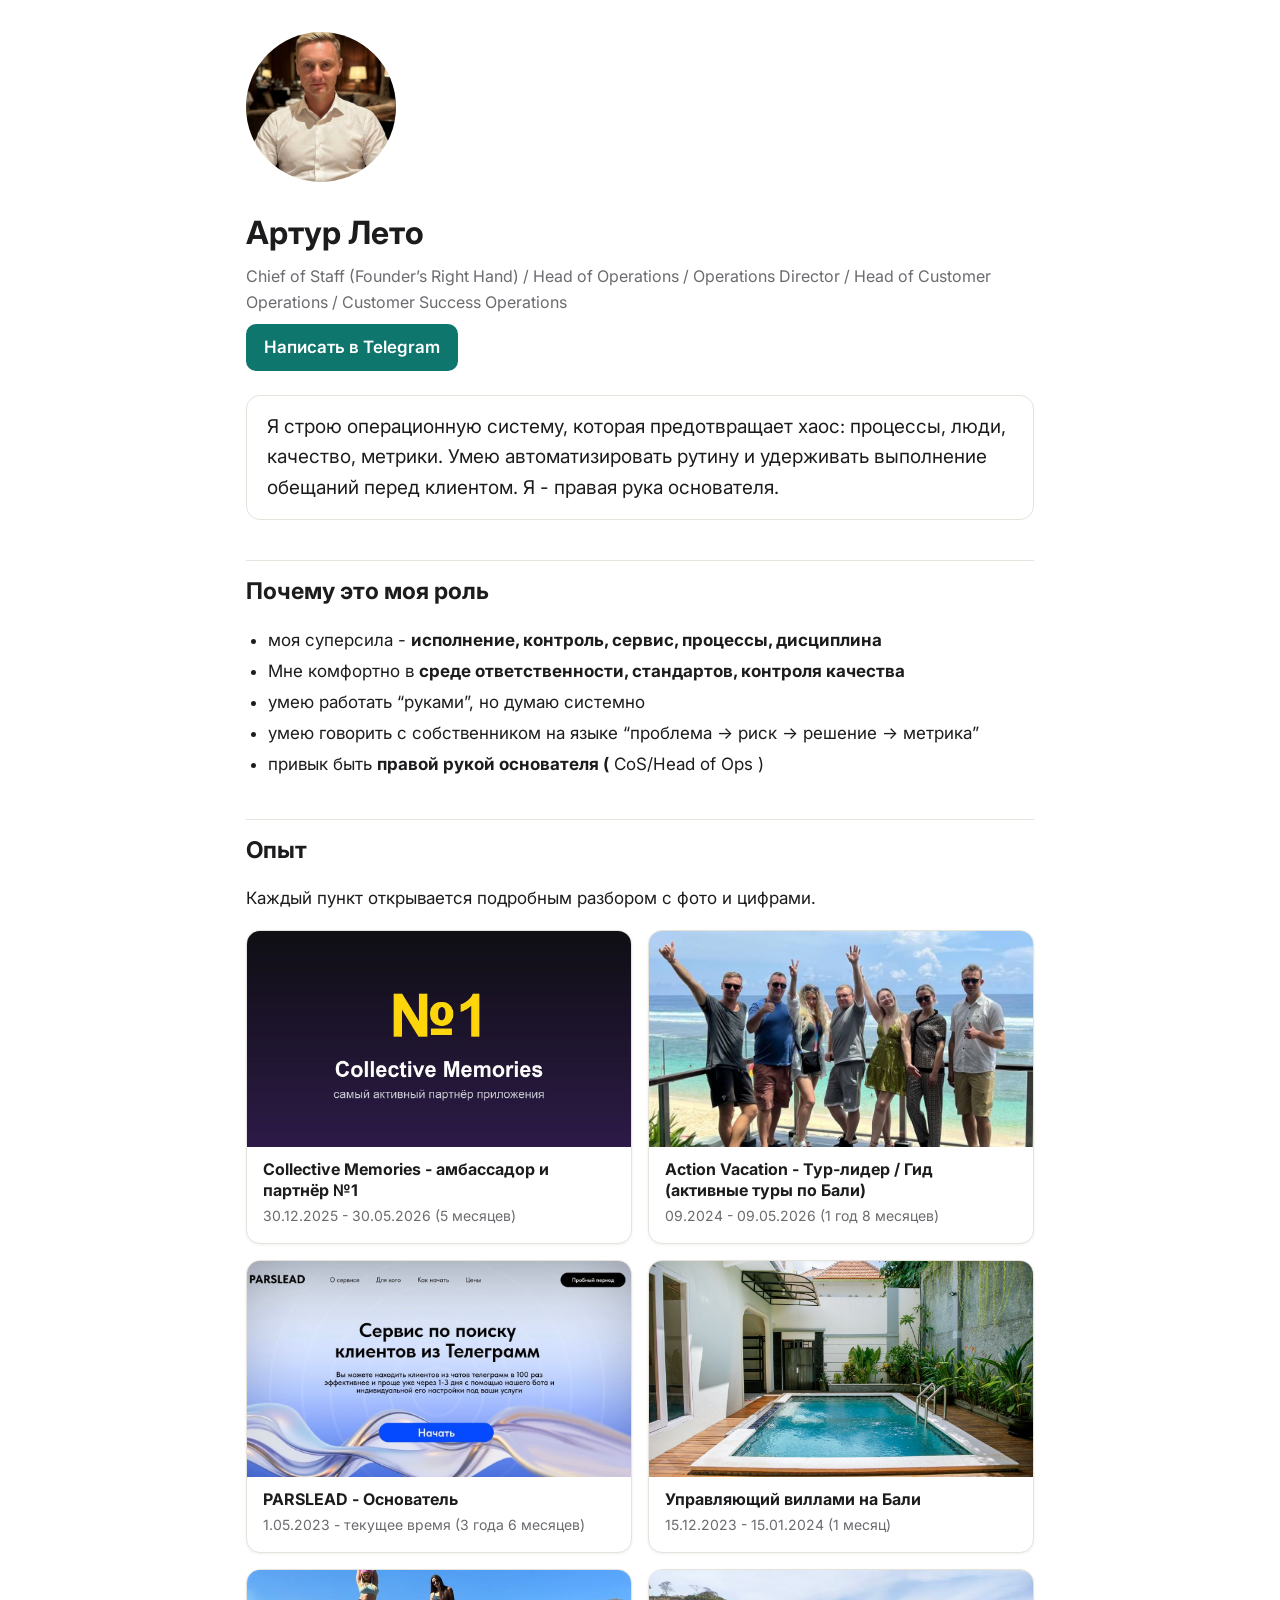
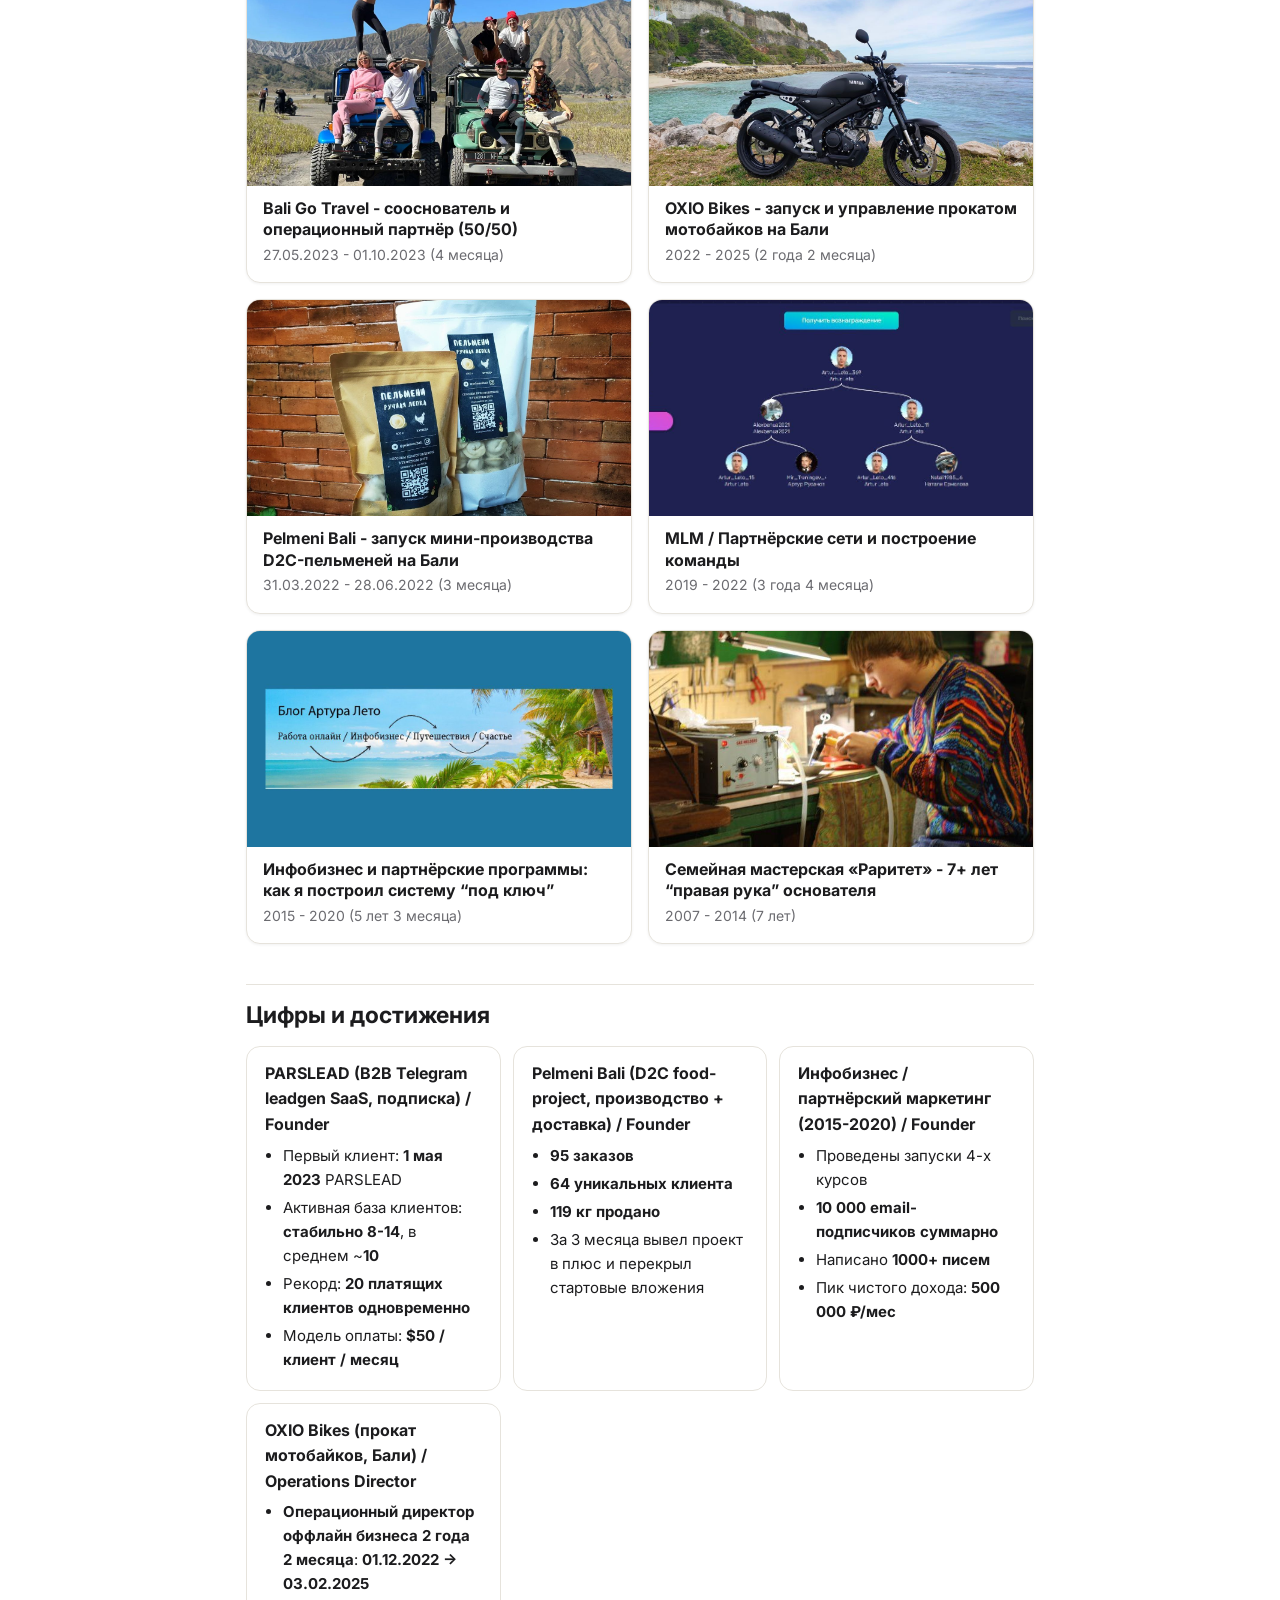
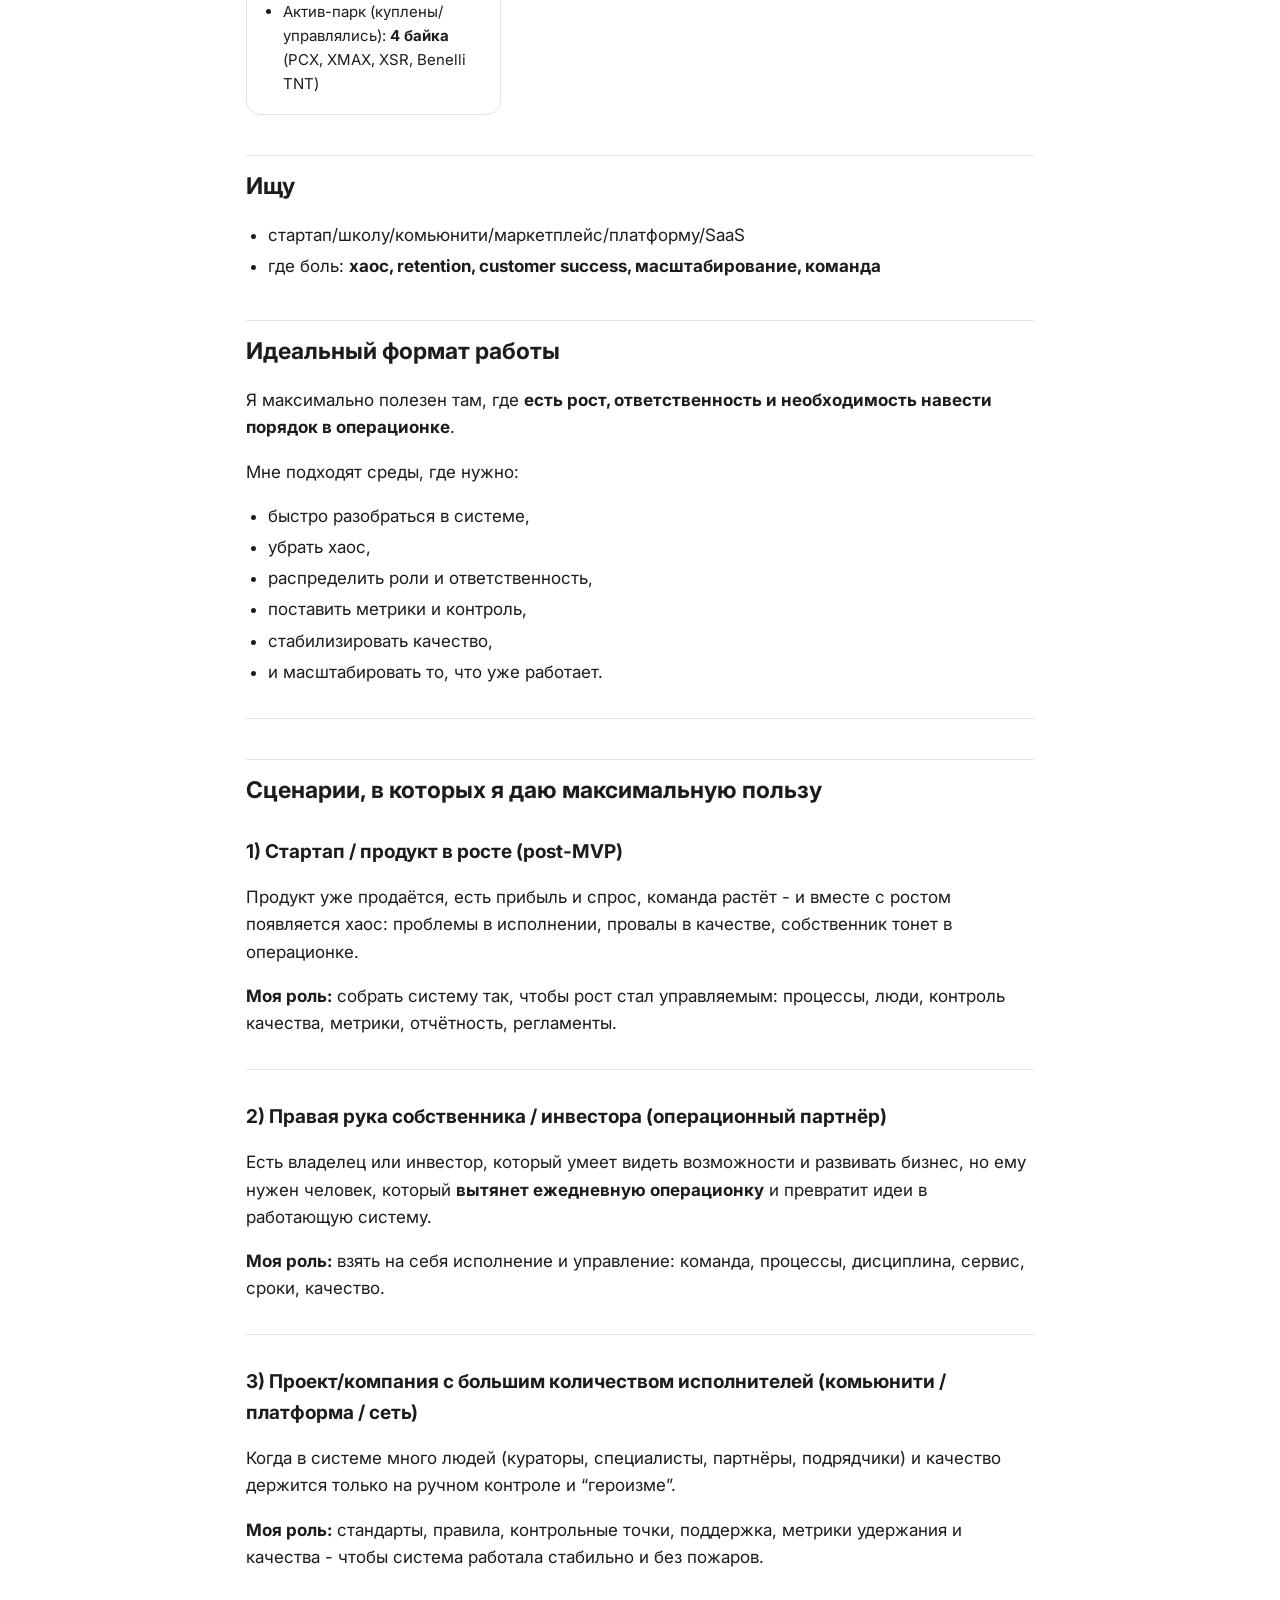
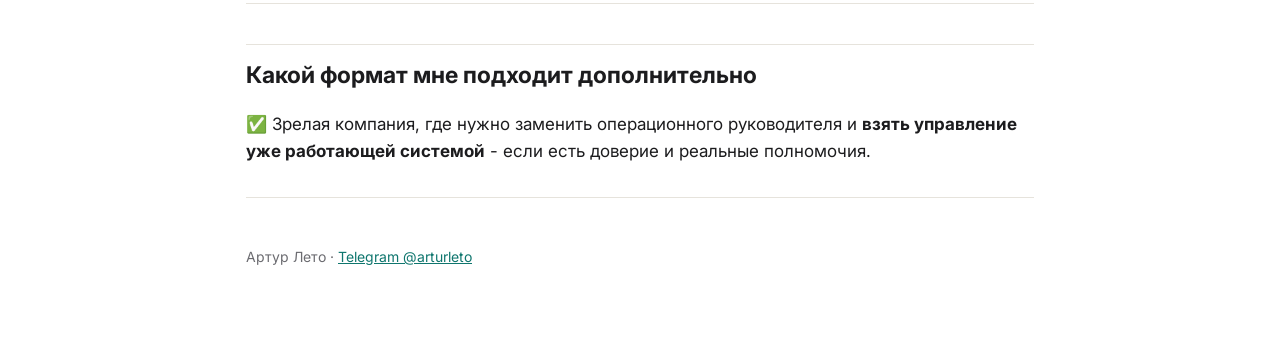
<file: index.html>
<!doctype html>
<html lang="ru"><head><meta charset="utf-8">
<meta name="viewport" content="width=device-width,initial-scale=1">
<meta name="robots" content="noindex,nofollow">
<title>Артур Лето · резюме</title>
<link rel="preconnect" href="https://fonts.googleapis.com">
<link href="https://fonts.googleapis.com/css2?family=Inter:wght@400;600;700&display=swap" rel="stylesheet">
<link rel="stylesheet" href="style.css">
</head><body><div class="wrap">

<div class="hero"><img src="img/photo.jpg" alt="Артур Лето">
<div><h1>Артур Лето</h1><div class="role">Chief of Staff (Founder’s Right Hand) / Head of Operations / Operations Director / Head of Customer Operations / Customer Success Operations</div>
<a class="btn" href="https://t.me/arturleto" target="_blank" rel="noopener">Написать в Telegram</a></div></div>
<p class="lead">Я строю операционную систему, которая предотвращает хаос: процессы, люди, качество, метрики. Умею автоматизировать рутину и удерживать выполнение обещаний перед клиентом. Я - правая рука основателя.</p>
<h2>Почему это моя роль</h2>
<ul>
<li>моя суперсила - <strong>исполнение, контроль, сервис, процессы, дисциплина</strong></li>
<li>Мне комфортно в <strong>среде ответственности, стандартов, контроля качества</strong></li>
<li>умею работать “руками”, но думаю системно</li>
<li>умею говорить с собственником на языке “проблема → риск → решение → метрика”</li>
<li>привык быть <strong>правой рукой основателя (</strong> CoS/Head of Ops )</li>
</ul>
<h2>Опыт</h2>
<p class="role">Каждый пункт открывается подробным разбором с фото и цифрами.</p>
<div class="cards"><a class="card" href="exp/collective-memories.html"><img src="img/thumbs/cm_cover.jpg" alt="" loading="lazy"><div class="t"><b>Collective Memories - амбассадор и партнёр №1</b><span>30.12.2025 - 30.05.2026 (5 месяцев)</span></div></a><a class="card" href="exp/action-vacation.html"><img src="img/action-vacation/24.jpg" alt="" loading="lazy"><div class="t"><b>Action Vacation - Тур-лидер / Гид (активные туры по Бали)</b><span>09.2024 - 09.05.2026 (1 год 8 месяцев)</span></div></a><a class="card" href="exp/parslead.html"><img src="img/parslead/01.jpg" alt="" loading="lazy"><div class="t"><b>PARSLEAD - Основатель</b><span>1.05.2023 - текущее время (3 года 6 месяцев)</span></div></a><a class="card" href="exp/villas.html"><img src="img/villas/09.jpg" alt="" loading="lazy"><div class="t"><b>Управляющий виллами на Бали</b><span>15.12.2023 - 15.01.2024 (1 месяц)</span></div></a><a class="card" href="exp/bali-go.html"><img src="img/bali-go/03.jpg" alt="" loading="lazy"><div class="t"><b>Bali Go Travel - сооснователь и операционный партнёр (50/50)</b><span>27.05.2023 - 01.10.2023 (4 месяца)</span></div></a><a class="card" href="exp/oxio-bikes.html"><img src="img/oxio-bikes/06.jpg" alt="" loading="lazy"><div class="t"><b>OXIO Bikes - запуск и управление прокатом мотобайков на Бали</b><span>2022 - 2025 (2 года 2 месяца)</span></div></a><a class="card" href="exp/pelmeni.html"><img src="img/pelmeni/02.jpg" alt="" loading="lazy"><div class="t"><b>Pelmeni Bali - запуск мини-производства D2C-пельменей на Бали</b><span>31.03.2022 - 28.06.2022 (3 месяца)</span></div></a><a class="card" href="exp/mlm.html"><img src="img/mlm/01.jpg" alt="" loading="lazy"><div class="t"><b>MLM / Партнёрские сети и построение команды</b><span>2019 - 2022 (3 года 4 месяца)</span></div></a><a class="card" href="exp/infobiz.html"><img src="img/thumbs/infobiz_blog.jpg" alt="" loading="lazy"><div class="t"><b>Инфобизнес и партнёрские программы: как я построил систему “под ключ”</b><span>2015 - 2020 (5 лет 3 месяца)</span></div></a><a class="card" href="exp/raritet.html"><img src="img/raritet/03.jpg" alt="" loading="lazy"><div class="t"><b>Семейная мастерская «Раритет» - 7+ лет “правая рука” основателя</b><span>2007 - 2014 (7 лет)</span></div></a></div>
<h2>Цифры и достижения</h2>
<div class="nums"><div class="num"><h3>PARSLEAD (B2B Telegram leadgen SaaS, подписка) / Founder</h3><ul>
<li>Первый клиент: <strong>1 мая 2023</strong> PARSLEAD</li>
<li>Активная база клиентов: <strong>стабильно 8-14</strong>, в среднем ~<strong>10</strong></li>
<li>Рекорд: <strong>20 платящих клиентов одновременно</strong></li>
<li>Модель оплаты: <strong>$50 / клиент / месяц</strong></li>
</ul></div><div class="num"><h3>Pelmeni Bali (D2C food-project, производство + доставка) / Founder</h3><ul>
<li><strong>95 заказов</strong></li>
<li><strong>64 уникальных клиента</strong></li>
<li><strong>119 кг продано</strong></li>
<li>За 3 месяца вывел проект в плюс и перекрыл стартовые вложения</li>
</ul></div><div class="num"><h3>Инфобизнес / партнёрский маркетинг (2015-2020) / Founder</h3><ul>
<li>Проведены запуски 4-х курсов</li>
<li><strong>10 000 email-подписчиков суммарно</strong></li>
<li>Написано <strong>1000+ писем</strong></li>
<li>Пик чистого дохода:  <strong>500 000 ₽/мес</strong></li>
</ul></div><div class="num"><h3>OXIO Bikes (прокат мотобайков, Бали) / Operations Director</h3><ul>
<li><strong>Операционный директор оффлайн бизнеса 2 года 2 месяца</strong>: <strong>01.12.2022 → 03.02.2025</strong></li>
<li>Актив-парк (куплены/управлялись): <strong>4 байка</strong> (PCX, XMAX, XSR, Benelli TNT)</li>
</ul></div></div>
<h2>Ищу</h2>
<ul>
<li>стартап/школу/комьюнити/маркетплейс/платформу/SaaS</li>
<li>где боль: <strong>хаос, retention, customer success, масштабирование, команда</strong></li>
</ul>
<h2>Идеальный формат работы</h2>
<p>Я максимально полезен там, где <strong>есть рост, ответственность и необходимость навести порядок в операционке</strong>.</p>
<p>Мне подходят среды, где нужно:</p>
<ul>
<li>быстро разобраться в системе,</li>
<li>убрать хаос,</li>
<li>распределить роли и ответственность,</li>
<li>поставить метрики и контроль,</li>
<li>стабилизировать качество,</li>
<li>и масштабировать то, что уже работает.</li>
</ul>
<hr />
<h2>Сценарии, в которых я даю максимальную пользу</h2>
<h3>1) Стартап / продукт в росте (post-MVP)</h3>
<p>Продукт уже продаётся, есть прибыль и спрос, команда растёт - и вместе с ростом появляется хаос: проблемы в исполнении, провалы в качестве, собственник тонет в операционке.</p>
<p><strong>Моя роль:</strong> собрать систему так, чтобы рост стал управляемым: процессы, люди, контроль качества, метрики, отчётность, регламенты.</p>
<hr />
<h3>2) Правая рука собственника / инвестора (операционный партнёр)</h3>
<p>Есть владелец или инвестор, который умеет видеть возможности и развивать бизнес, но ему нужен человек, который <strong>вытянет ежедневную операционку</strong> и превратит идеи в работающую систему.</p>
<p><strong>Моя роль:</strong> взять на себя исполнение и управление: команда, процессы, дисциплина, сервис, сроки, качество.</p>
<hr />
<h3>3) Проект/компания с большим количеством исполнителей (комьюнити / платформа / сеть)</h3>
<p>Когда в системе много людей (кураторы, специалисты, партнёры, подрядчики) и качество держится только на ручном контроле и “героизме”.</p>
<p><strong>Моя роль:</strong> стандарты, правила, контрольные точки, поддержка, метрики удержания и качества - чтобы система работала стабильно и без пожаров.</p>
<hr />
<h2>Какой формат мне подходит дополнительно</h2>
<p>✅ Зрелая компания, где нужно заменить операционного руководителя и <strong>взять управление уже работающей системой</strong> - если есть доверие и реальные полномочия.</p>
<hr />

<footer>Артур Лето · <a href="https://t.me/arturleto" target="_blank" rel="noopener">Telegram @arturleto</a></footer>
</div></body></html>
</file>
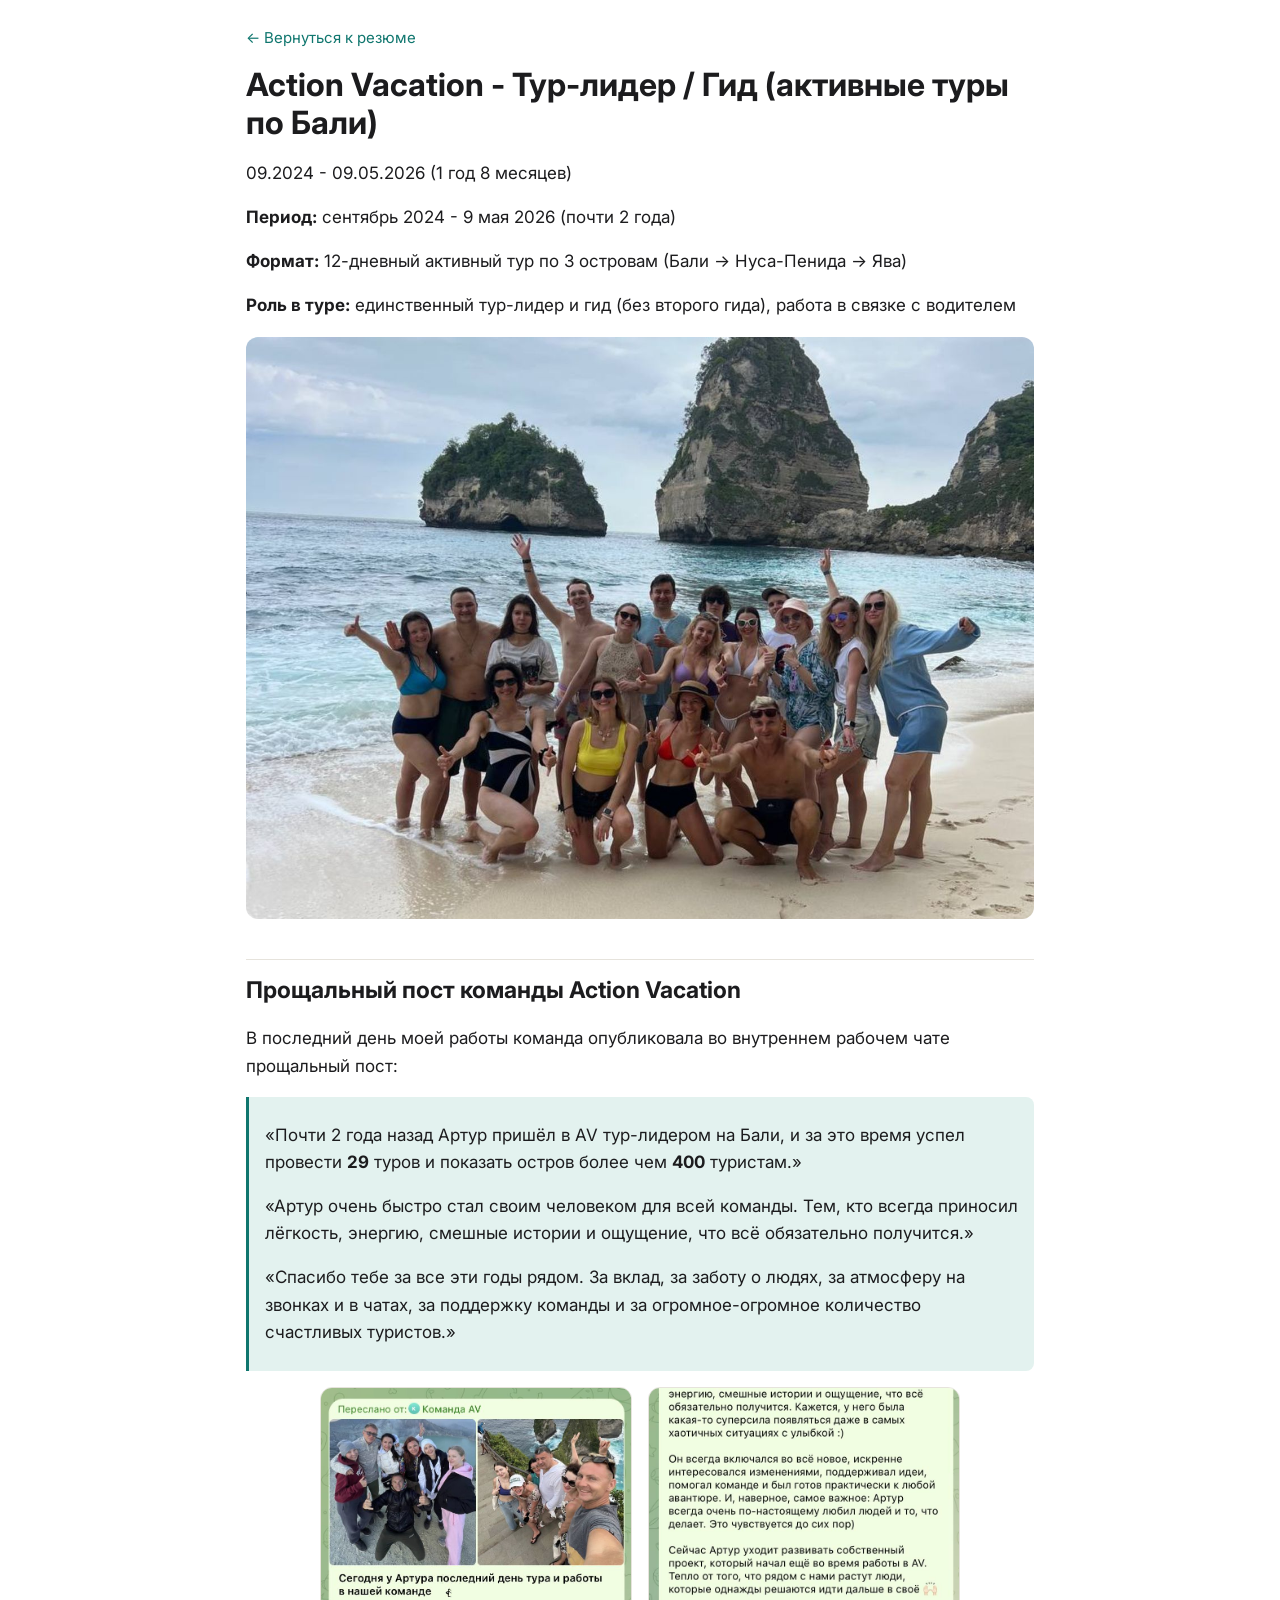
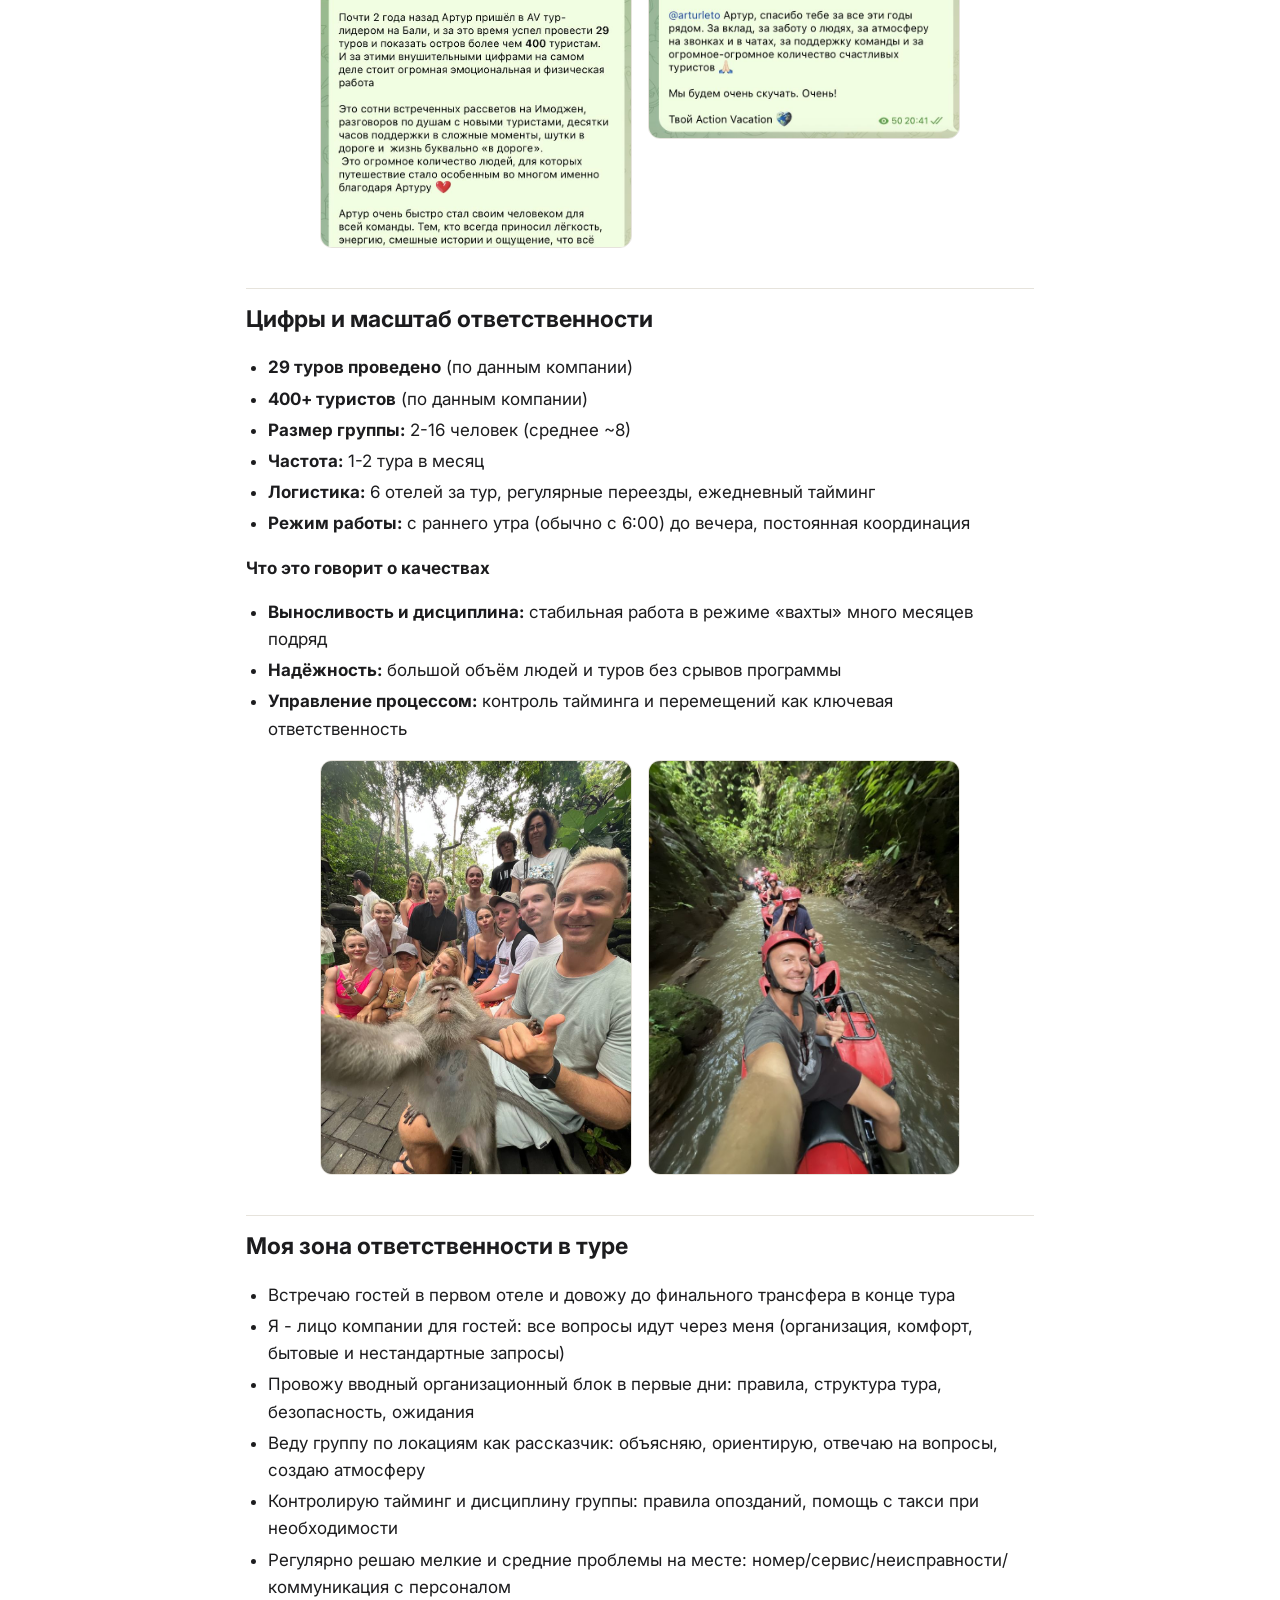
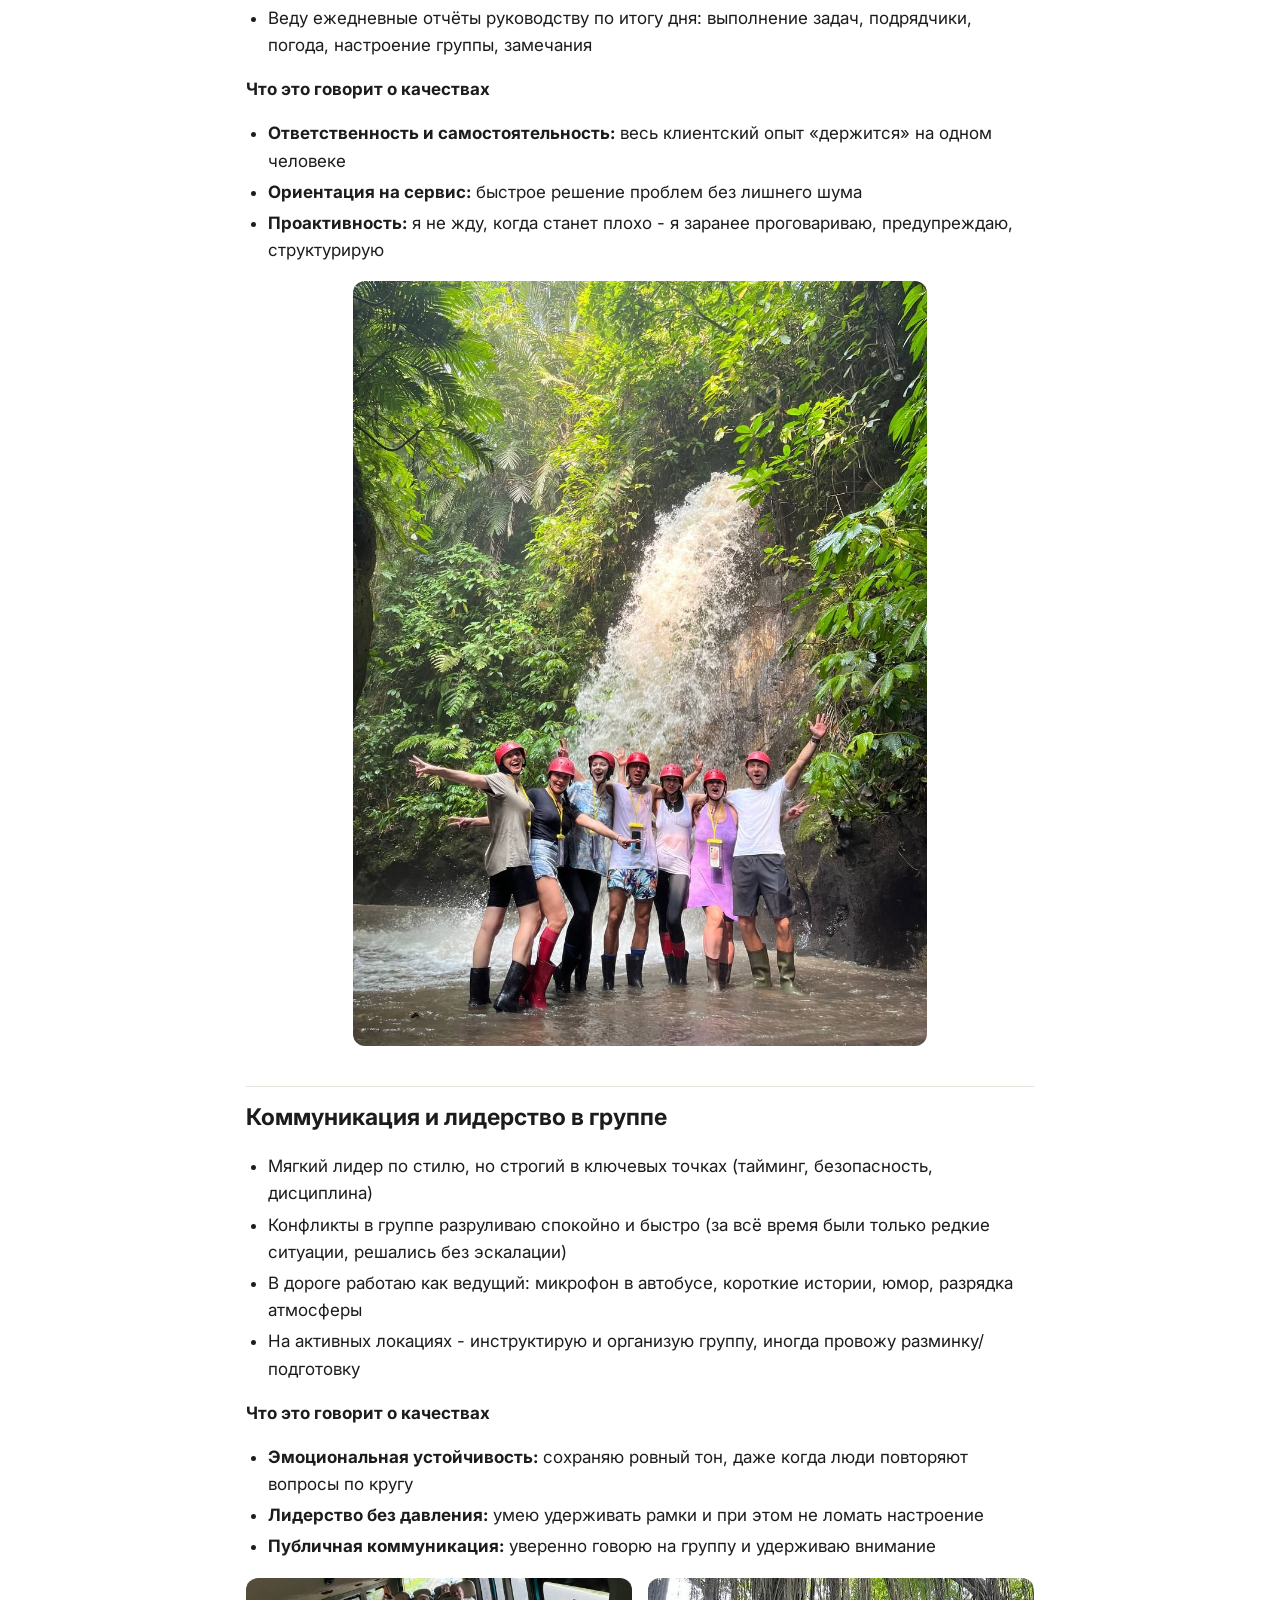
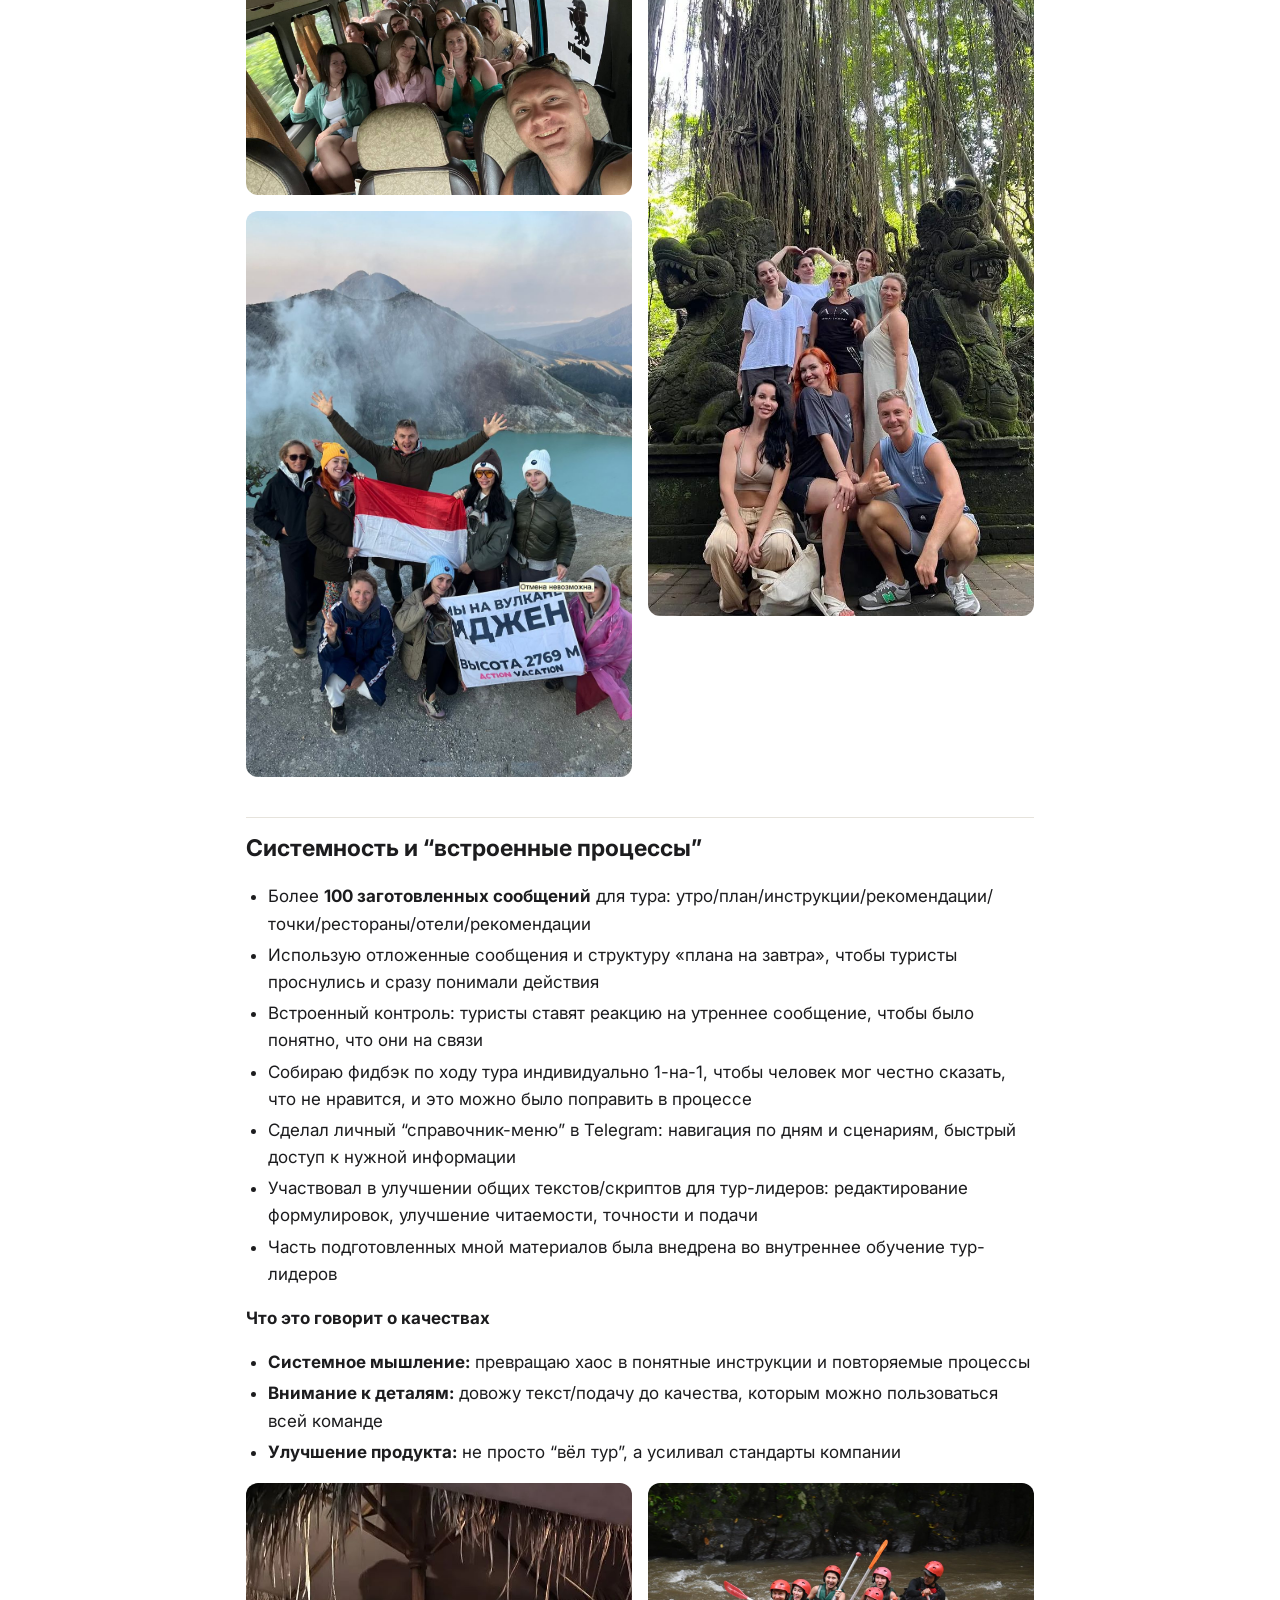
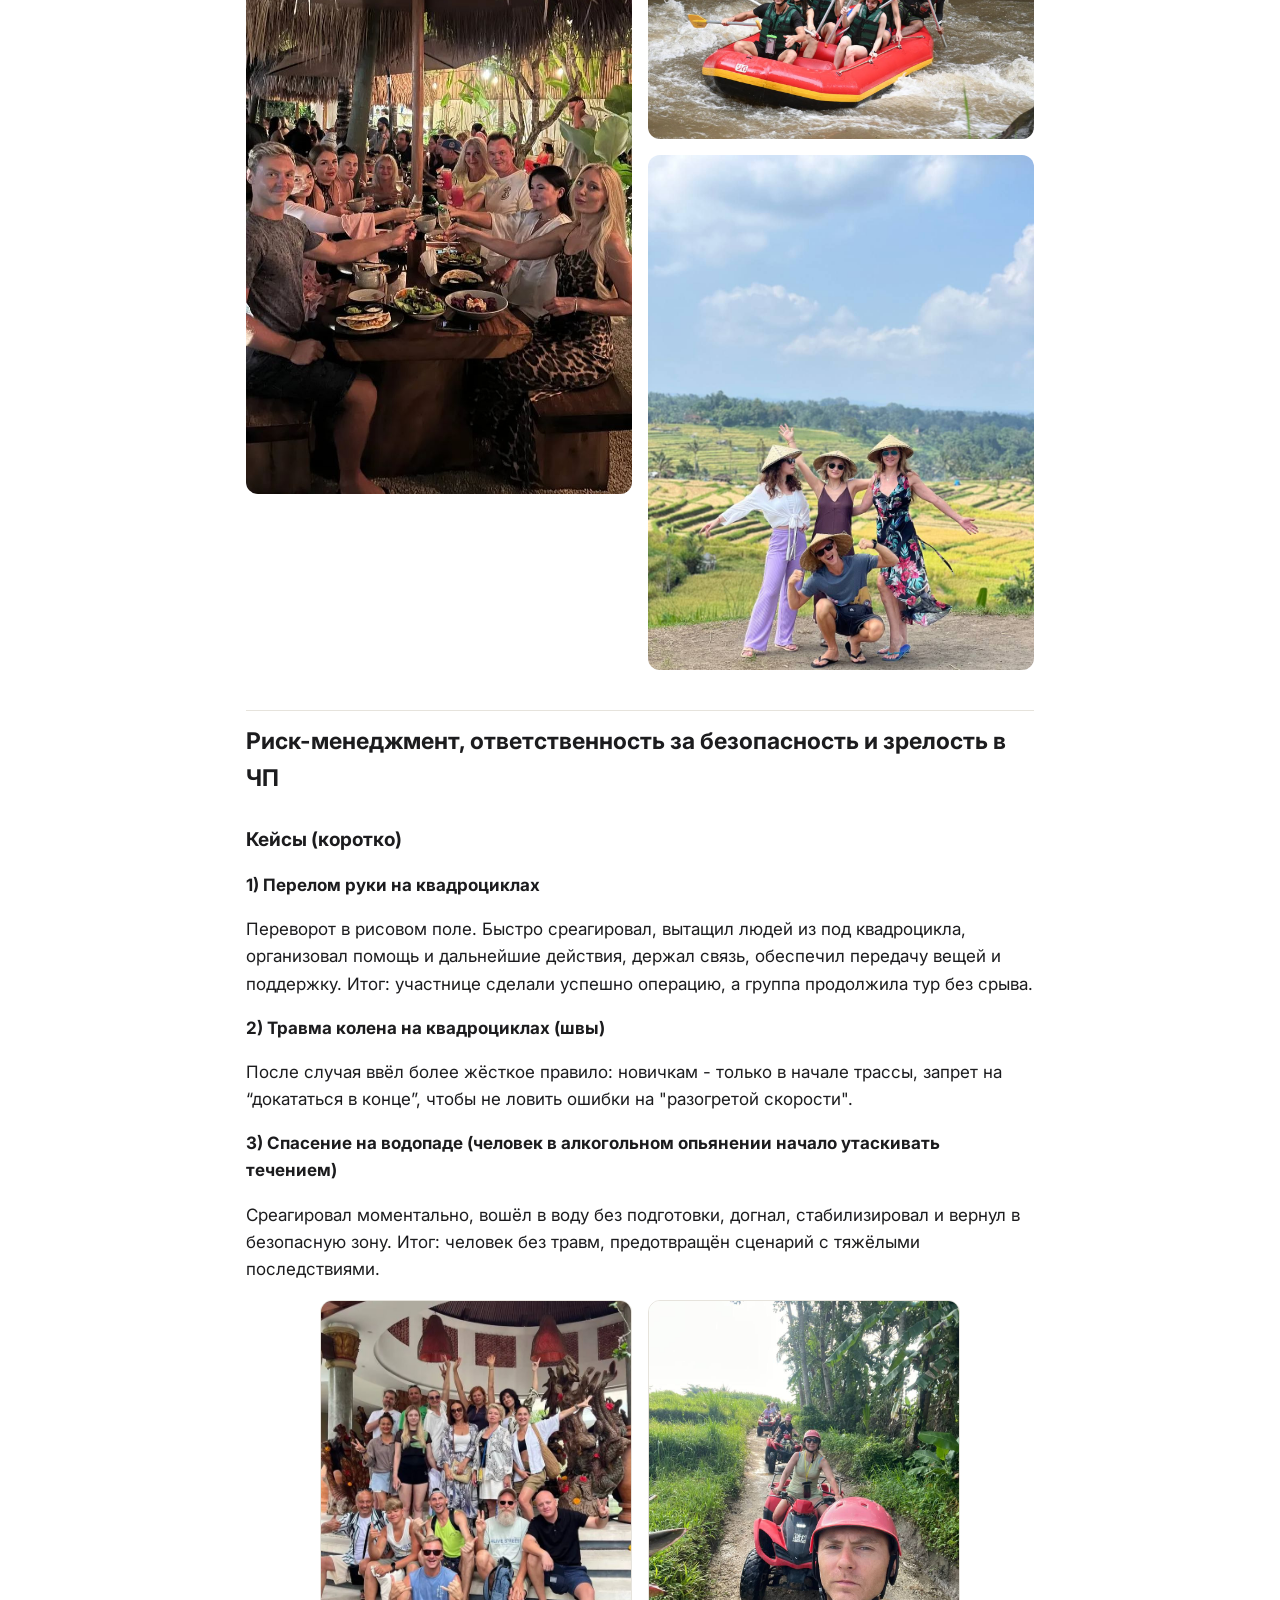
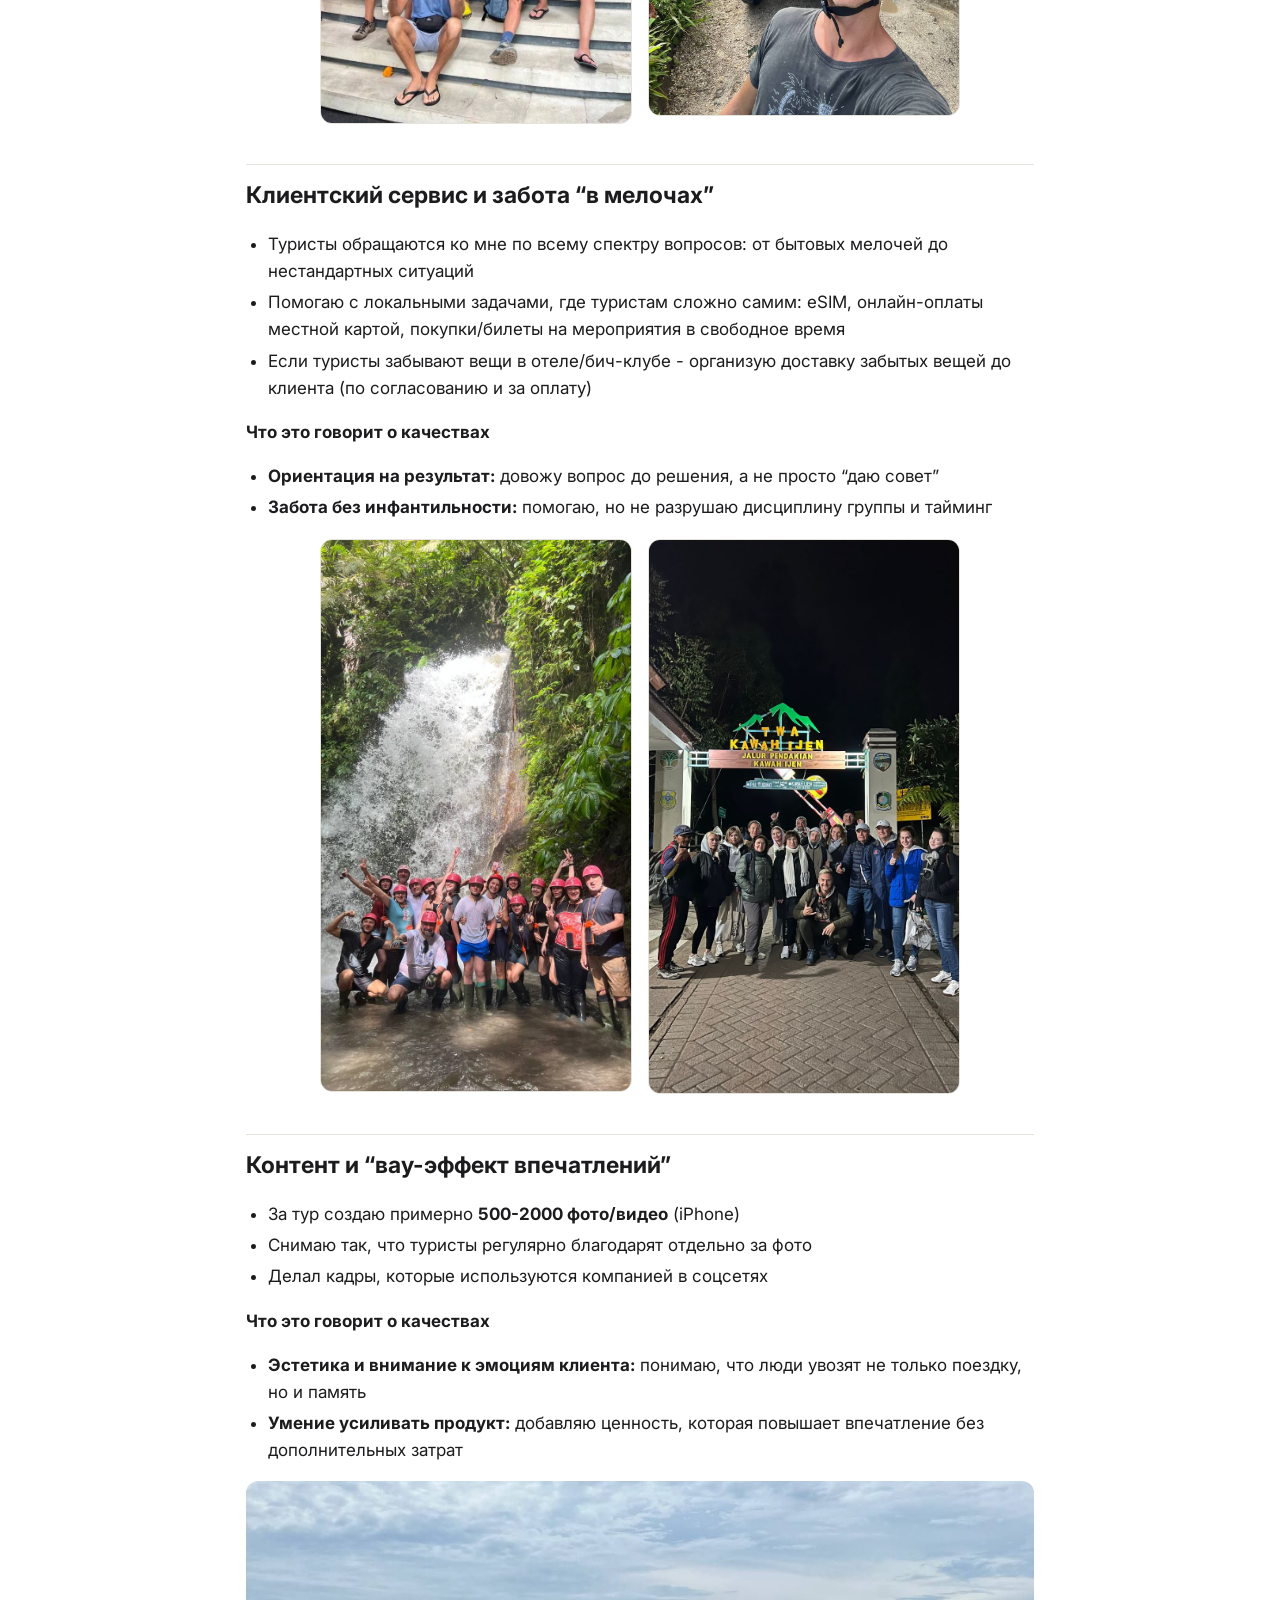
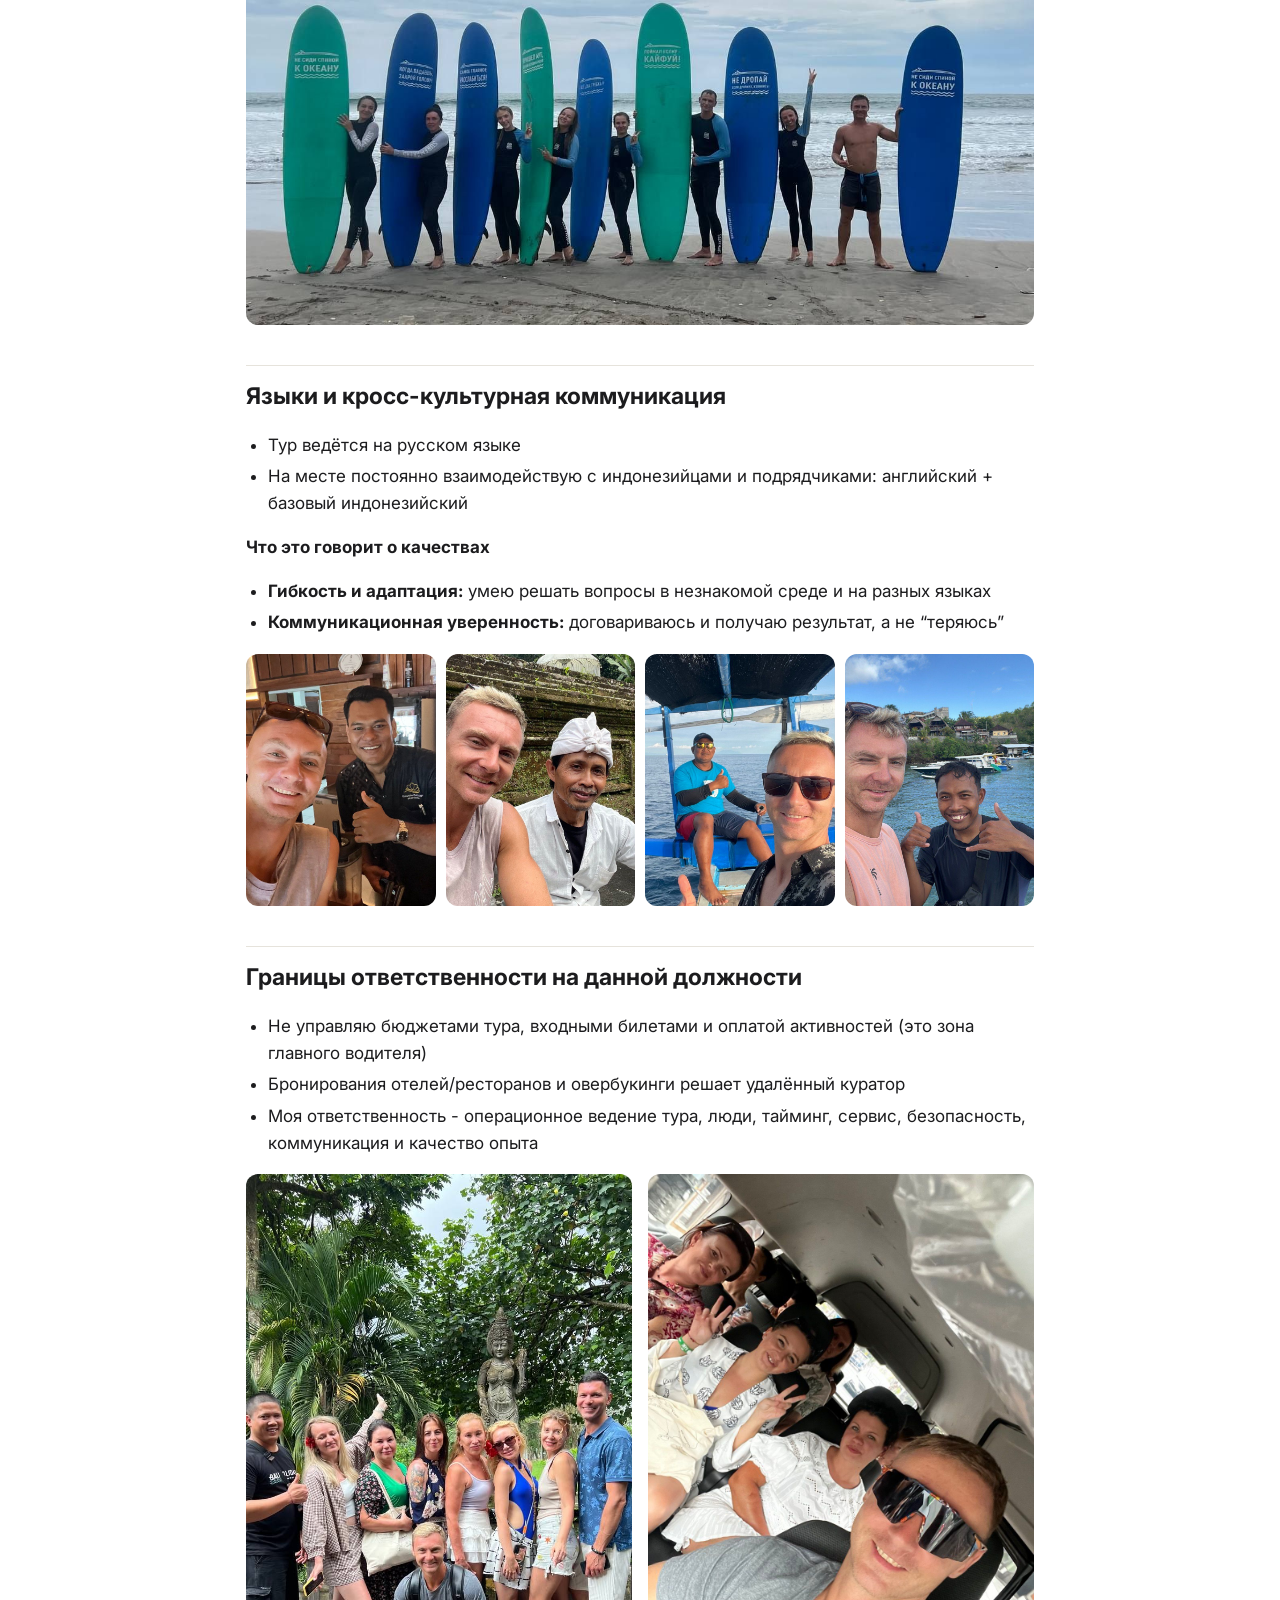
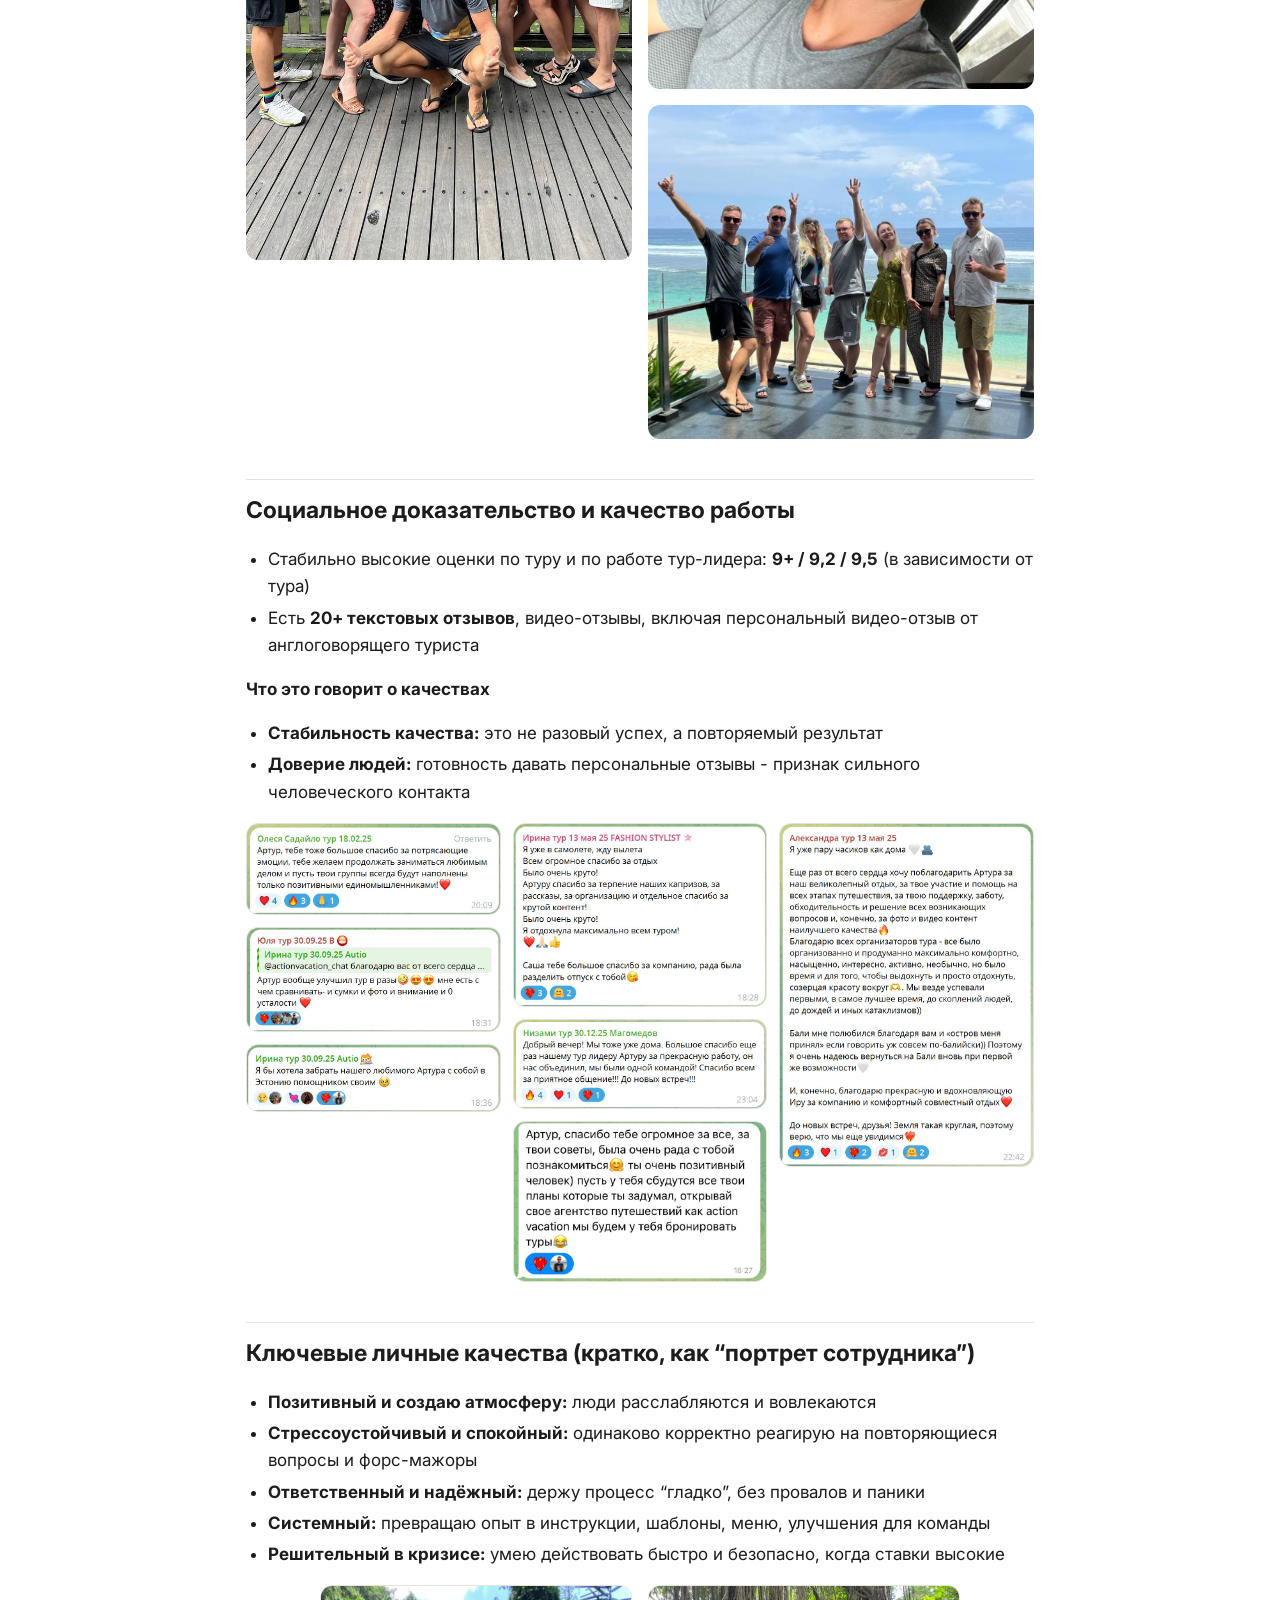
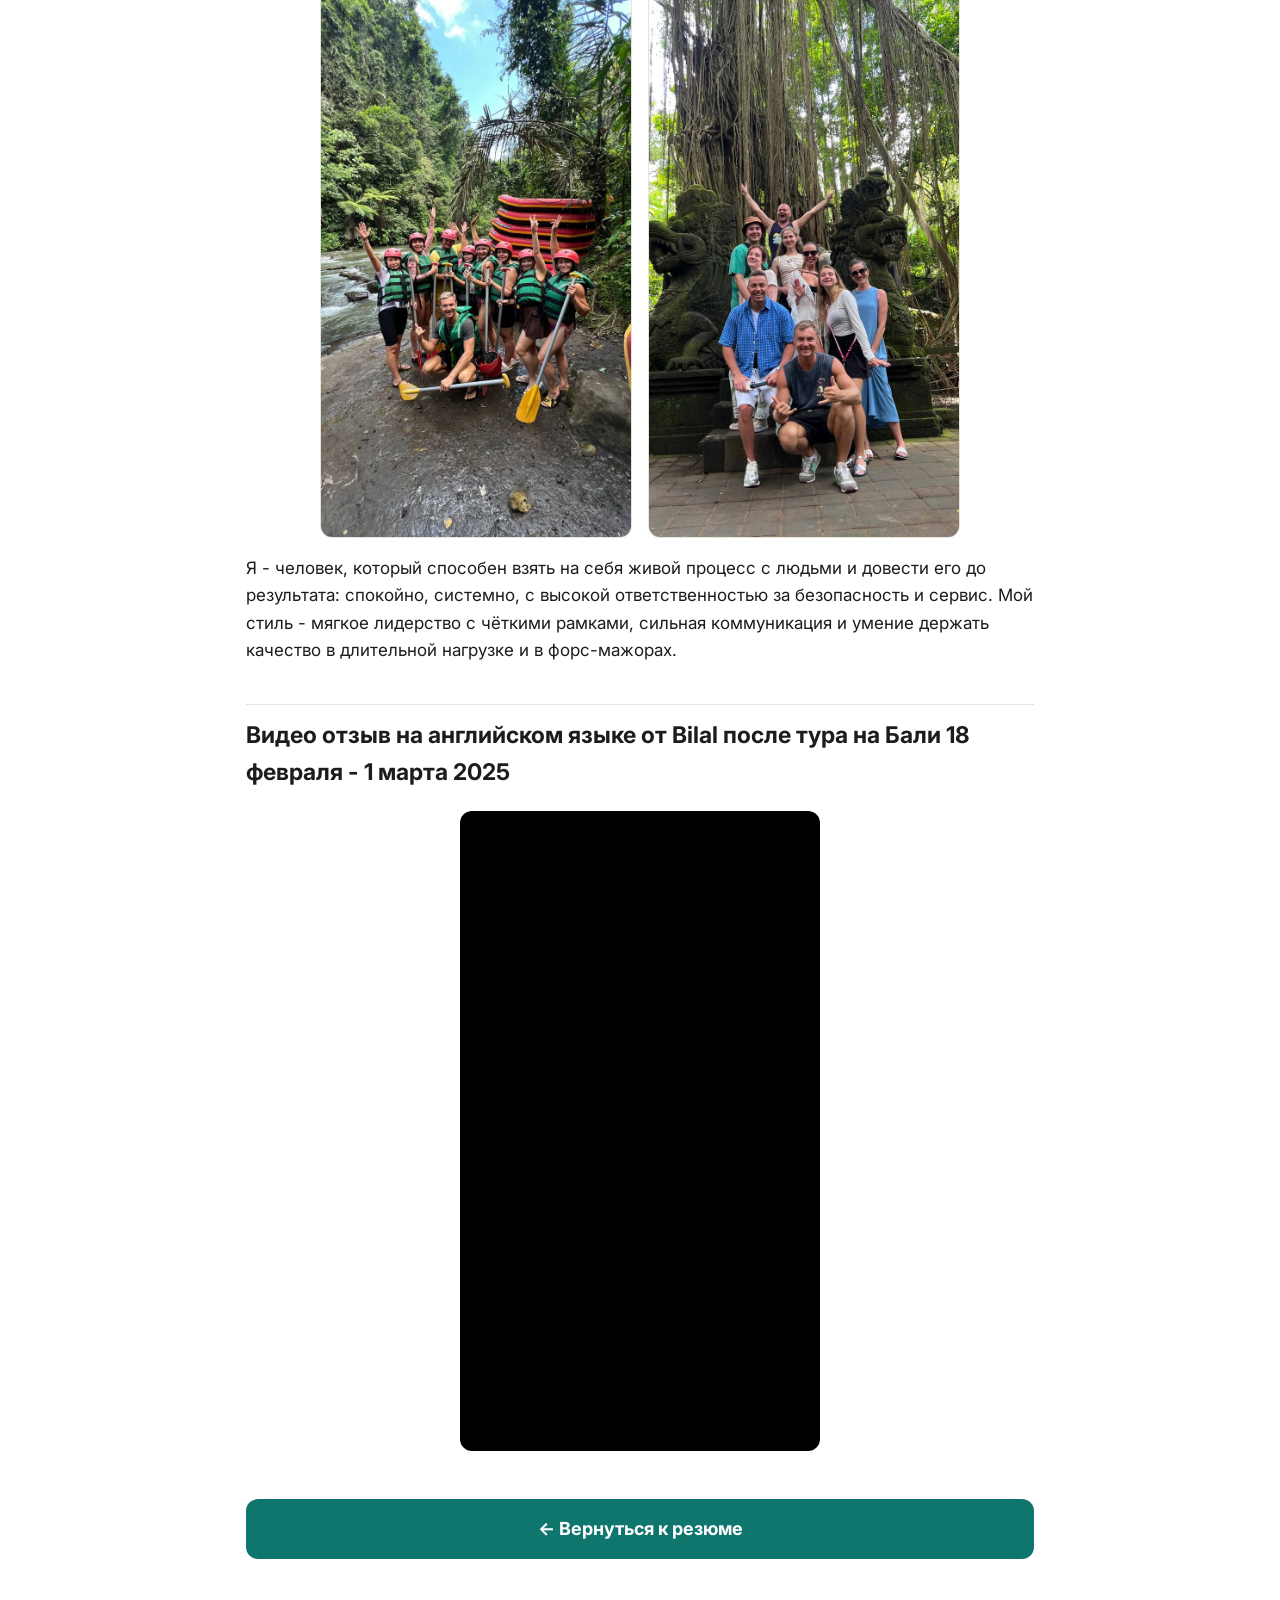
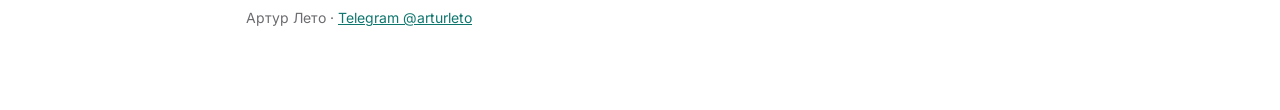
<file: exp/action-vacation.html>
<!doctype html>
<html lang="ru"><head><meta charset="utf-8">
<meta name="viewport" content="width=device-width,initial-scale=1">
<meta name="robots" content="noindex,nofollow">
<title>Action Vacation - Тур-лидер / Гид (активные туры по Бали)</title>
<link rel="preconnect" href="https://fonts.googleapis.com">
<link href="https://fonts.googleapis.com/css2?family=Inter:wght@400;600;700&display=swap" rel="stylesheet">
<link rel="stylesheet" href="../style.css">
</head><body><div class="wrap">
<a class="back" href="../index.html">← Вернуться к резюме</a>
<h1>Action Vacation - Тур-лидер / Гид (активные туры по Бали)</h1>
<p class="role">09.2024 - 09.05.2026 (1 год 8 месяцев)</p>
<p><strong>Период:</strong> сентябрь 2024 - 9 мая 2026 (почти 2 года)</p>
<p><strong>Формат:</strong> 12-дневный активный тур по 3 островам (Бали → Нуса-Пенида → Ява)</p>
<p><strong>Роль в туре:</strong> единственный тур-лидер и гид (без второго гида), работа в связке с водителем</p>
<p><a href="../img/action-vacation/01.jpg" target="_blank"><img alt="" src="../img/action-vacation/01.jpg" loading="lazy" /></a></p>
<h2>Прощальный пост команды Action Vacation</h2>
<p>В последний день моей работы команда опубликовала во внутреннем рабочем чате прощальный пост:</p>
<blockquote>
<p>«Почти 2 года назад Артур пришёл в AV тур-лидером на Бали, и за это время успел провести <strong>29</strong> туров и показать остров более чем <strong>400</strong> туристам.»</p>
<p>«Артур очень быстро стал своим человеком для всей команды. Тем, кто всегда приносил лёгкость, энергию, смешные истории и ощущение, что всё обязательно получится.»</p>
<p>«Спасибо тебе за все эти годы рядом. За вклад, за заботу о людях, за атмосферу на звонках и в чатах, за поддержку команды и за огромное-огромное количество счастливых туристов.»</p>
</blockquote>
<div class="pair">
<p><a href="../img/action-vacation/02.jpg" target="_blank"><img alt="" src="../img/action-vacation/02.jpg" loading="lazy" /></a></p>
<p><a href="../img/action-vacation/03.jpg" target="_blank"><img alt="" src="../img/action-vacation/03.jpg" loading="lazy" /></a></p>
</div>
<h2>Цифры и масштаб ответственности</h2>
<ul>
<li><strong>29 туров проведено</strong> (по данным компании)</li>
<li><strong>400+ туристов</strong> (по данным компании)</li>
<li><strong>Размер группы:</strong> 2-16 человек (среднее ~8)</li>
<li><strong>Частота:</strong> 1-2 тура в месяц</li>
<li><strong>Логистика:</strong> 6 отелей за тур, регулярные переезды, ежедневный тайминг</li>
<li><strong>Режим работы:</strong> с раннего утра (обычно с 6:00) до вечера, постоянная координация</li>
</ul>
<p><strong>Что это говорит о качествах</strong></p>
<ul>
<li><strong>Выносливость и дисциплина:</strong> стабильная работа в режиме «вахты» много месяцев подряд</li>
<li><strong>Надёжность:</strong> большой объём людей и туров без срывов программы</li>
<li><strong>Управление процессом:</strong> контроль тайминга и перемещений как ключевая ответственность</li>
</ul>
<div class="pair">
<p><a href="../img/action-vacation/04.jpg" target="_blank"><img alt="" src="../img/action-vacation/04.jpg" loading="lazy" /></a></p>
<p><a href="../img/action-vacation/05.jpg" target="_blank"><img alt="" src="../img/action-vacation/05.jpg" loading="lazy" /></a></p>
</div>
<h2>Моя зона ответственности в туре</h2>
<ul>
<li>Встречаю гостей в первом отеле и довожу до финального трансфера в конце тура</li>
<li>Я - лицо компании для гостей: все вопросы идут через меня (организация, комфорт, бытовые и нестандартные запросы)</li>
<li>Провожу вводный организационный блок в первые дни: правила, структура тура, безопасность, ожидания</li>
<li>Веду группу по локациям как рассказчик: объясняю, ориентирую, отвечаю на вопросы, создаю атмосферу</li>
<li>Контролирую тайминг и дисциплину группы: правила опозданий, помощь с такси при необходимости</li>
<li>Регулярно решаю мелкие и средние проблемы на месте: номер/сервис/неисправности/коммуникация с персоналом</li>
<li>Веду ежедневные отчёты руководству по итогу дня: выполнение задач, подрядчики, погода, настроение группы, замечания</li>
</ul>
<p><strong>Что это говорит о качествах</strong></p>
<ul>
<li><strong>Ответственность и самостоятельность:</strong> весь клиентский опыт «держится» на одном человеке</li>
<li><strong>Ориентация на сервис:</strong> быстрое решение проблем без лишнего шума</li>
<li><strong>Проактивность:</strong> я не жду, когда станет плохо - я заранее проговариваю, предупреждаю, структурирую</li>
</ul>
<p><a href="../img/action-vacation/06.jpg" target="_blank"><img alt="" src="../img/action-vacation/06.jpg" loading="lazy" /></a></p>
<h2>Коммуникация и лидерство в группе</h2>
<ul>
<li>Мягкий лидер по стилю, но строгий в ключевых точках (тайминг, безопасность, дисциплина)</li>
<li>Конфликты в группе разруливаю спокойно и быстро (за всё время были только редкие ситуации, решались без эскалации)</li>
<li>В дороге работаю как ведущий: микрофон в автобусе, короткие истории, юмор, разрядка атмосферы</li>
<li>На активных локациях - инструктирую и организую группу, иногда провожу разминку/подготовку</li>
</ul>
<p><strong>Что это говорит о качествах</strong></p>
<ul>
<li><strong>Эмоциональная устойчивость:</strong> сохраняю ровный тон, даже когда люди повторяют вопросы по кругу</li>
<li><strong>Лидерство без давления:</strong> умею удерживать рамки и при этом не ломать настроение</li>
<li><strong>Публичная коммуникация:</strong> уверенно говорю на группу и удерживаю внимание</li>
</ul>
<div class="grid2">
<p><a href="../img/action-vacation/07.jpg" target="_blank"><img alt="" src="../img/action-vacation/07.jpg" loading="lazy" /></a></p>
<p><a href="../img/action-vacation/08.jpg" target="_blank"><img alt="" src="../img/action-vacation/08.jpg" loading="lazy" /></a></p>
<p><a href="../img/action-vacation/09.jpg" target="_blank"><img alt="" src="../img/action-vacation/09.jpg" loading="lazy" /></a></p>
</div>
<h2>Системность и “встроенные процессы”</h2>
<ul>
<li>Более <strong>100 заготовленных сообщений</strong> для тура: утро/план/инструкции/рекомендации/точки/рестораны/отели/рекомендации</li>
<li>Использую отложенные сообщения и структуру «плана на завтра», чтобы туристы проснулись и сразу понимали действия</li>
<li>Встроенный контроль: туристы ставят реакцию на утреннее сообщение, чтобы было понятно, что они на связи</li>
<li>Собираю фидбэк по ходу тура индивидуально 1-на-1, чтобы человек мог честно сказать, что не нравится, и это можно было поправить в процессе</li>
<li>Сделал личный “справочник-меню” в Telegram: навигация по дням и сценариям, быстрый доступ к нужной информации</li>
<li>Участвовал в улучшении общих текстов/скриптов для тур-лидеров: редактирование формулировок, улучшение читаемости, точности и подачи</li>
<li>Часть подготовленных мной материалов была внедрена во внутреннее обучение тур-лидеров</li>
</ul>
<p><strong>Что это говорит о качествах</strong></p>
<ul>
<li><strong>Системное мышление:</strong> превращаю хаос в понятные инструкции и повторяемые процессы</li>
<li><strong>Внимание к деталям:</strong> довожу текст/подачу до качества, которым можно пользоваться всей команде</li>
<li><strong>Улучшение продукта:</strong> не просто “вёл тур”, а усиливал стандарты компании</li>
</ul>
<div class="grid2">
<p><a href="../img/action-vacation/10.jpg" target="_blank"><img alt="" src="../img/action-vacation/10.jpg" loading="lazy" /></a></p>
<p><a href="../img/action-vacation/11.jpg" target="_blank"><img alt="" src="../img/action-vacation/11.jpg" loading="lazy" /></a></p>
<p><a href="../img/action-vacation/12.jpg" target="_blank"><img alt="" src="../img/action-vacation/12.jpg" loading="lazy" /></a></p>
</div>
<h2>Риск-менеджмент, ответственность за безопасность и зрелость в ЧП</h2>
<h3>Кейсы (коротко)</h3>
<p><strong>1) Перелом руки на квадроциклах</strong></p>
<p>Переворот в рисовом поле. Быстро среагировал, вытащил людей из под квадроцикла, организовал помощь и дальнейшие действия, держал связь, обеспечил передачу вещей и поддержку. Итог: участнице сделали успешно операцию, а группа продолжила тур без срыва.</p>
<p><strong>2) Травма колена на квадроциклах (швы)</strong></p>
<p>После случая ввёл более жёсткое правило: новичкам - только в начале трассы, запрет на “докататься в конце”, чтобы не ловить ошибки на "разогретой скорости".</p>
<p><strong>3) Спасение на водопаде (человек в алкогольном опьянении начало утаскивать течением)</strong></p>
<p>Среагировал моментально, вошёл в воду без подготовки, догнал, стабилизировал и вернул в безопасную зону. Итог: человек без травм, предотвращён сценарий с тяжёлыми последствиями.</p>
<div class="pair">
<p><a href="../img/action-vacation/13.jpg" target="_blank"><img alt="" src="../img/action-vacation/13.jpg" loading="lazy" /></a></p>
<p><a href="../img/action-vacation/14.jpg" target="_blank"><img alt="" src="../img/action-vacation/14.jpg" loading="lazy" /></a></p>
</div>
<h2>Клиентский сервис и забота “в мелочах”</h2>
<ul>
<li>Туристы обращаются ко мне по всему спектру вопросов: от бытовых мелочей до нестандартных ситуаций</li>
<li>Помогаю с локальными задачами, где туристам сложно самим: eSIM, онлайн-оплаты местной картой, покупки/билеты на мероприятия в свободное время</li>
<li>Если туристы забывают вещи в отеле/бич-клубе - организую доставку забытых вещей до клиента (по согласованию и за оплату)</li>
</ul>
<p><strong>Что это говорит о качествах</strong></p>
<ul>
<li><strong>Ориентация на результат:</strong> довожу вопрос до решения, а не просто “даю совет”</li>
<li><strong>Забота без инфантильности:</strong> помогаю, но не разрушаю дисциплину группы и тайминг</li>
</ul>
<div class="pair">
<p><a href="../img/action-vacation/15.jpg" target="_blank"><img alt="" src="../img/action-vacation/15.jpg" loading="lazy" /></a></p>
<p><a href="../img/action-vacation/16.jpg" target="_blank"><img alt="" src="../img/action-vacation/16.jpg" loading="lazy" /></a></p>
</div>
<h2>Контент и “вау-эффект впечатлений”</h2>
<ul>
<li>За тур создаю примерно <strong>500-2000 фото/видео</strong> (iPhone)</li>
<li>Снимаю так, что туристы регулярно благодарят отдельно за фото</li>
<li>Делал кадры, которые используются компанией в соцсетях</li>
</ul>
<p><strong>Что это говорит о качествах</strong></p>
<ul>
<li><strong>Эстетика и внимание к эмоциям клиента:</strong> понимаю, что люди увозят не только поездку, но и память</li>
<li><strong>Умение усиливать продукт:</strong> добавляю ценность, которая повышает впечатление без дополнительных затрат</li>
</ul>
<p><a href="../img/action-vacation/17.jpg" target="_blank"><img alt="" src="../img/action-vacation/17.jpg" loading="lazy" /></a></p>
<h2>Языки и кросс-культурная коммуникация</h2>
<ul>
<li>Тур ведётся на русском языке</li>
<li>На месте постоянно взаимодействую с индонезийцами и подрядчиками: английский + базовый индонезийский</li>
</ul>
<p><strong>Что это говорит о качествах</strong></p>
<ul>
<li><strong>Гибкость и адаптация:</strong> умею решать вопросы в незнакомой среде и на разных языках</li>
<li><strong>Коммуникационная уверенность:</strong> договариваюсь и получаю результат, а не “теряюсь”</li>
</ul>
<div class="row4">
<p><a href="../img/action-vacation/18.jpg" target="_blank"><img alt="" src="../img/action-vacation/18.jpg" loading="lazy" /></a></p>
<p><a href="../img/action-vacation/19.jpg" target="_blank"><img alt="" src="../img/action-vacation/19.jpg" loading="lazy" /></a></p>
<p><a href="../img/action-vacation/20.jpg" target="_blank"><img alt="" src="../img/action-vacation/20.jpg" loading="lazy" /></a></p>
<p><a href="../img/action-vacation/21.jpg" target="_blank"><img alt="" src="../img/action-vacation/21.jpg" loading="lazy" /></a></p>
</div>
<h2>Границы ответственности на данной должности</h2>
<ul>
<li>Не управляю бюджетами тура, входными билетами и оплатой активностей (это зона главного водителя)</li>
<li>Бронирования отелей/ресторанов и овербукинги решает удалённый куратор</li>
<li>Моя ответственность  - операционное ведение тура, люди, тайминг, сервис, безопасность, коммуникация и качество опыта</li>
</ul>
<div class="grid2">
<p><a href="../img/action-vacation/22.jpg" target="_blank"><img alt="" src="../img/action-vacation/22.jpg" loading="lazy" /></a></p>
<p><a href="../img/action-vacation/23.jpg" target="_blank"><img alt="" src="../img/action-vacation/23.jpg" loading="lazy" /></a></p>
<p><a href="../img/action-vacation/24.jpg" target="_blank"><img alt="" src="../img/action-vacation/24.jpg" loading="lazy" /></a></p>
</div>
<h2>Социальное доказательство и качество работы</h2>
<ul>
<li>Стабильно высокие оценки по туру и по работе тур-лидера: <strong>9+ / 9,2 / 9,5</strong> (в зависимости от тура)</li>
<li>Есть <strong>20+ текстовых отзывов</strong>, видео-отзывы, включая персональный видео-отзыв от англоговорящего туриста</li>
</ul>
<p><strong>Что это говорит о качествах</strong></p>
<ul>
<li><strong>Стабильность качества:</strong> это не разовый успех, а повторяемый результат</li>
<li><strong>Доверие людей:</strong> готовность давать персональные отзывы - признак сильного человеческого контакта</li>
</ul>
<div class="reviews">
<p><a href="../img/action-vacation/25.jpg" target="_blank"><img alt="" src="../img/action-vacation/25.jpg" loading="lazy" /></a></p>
<p><a href="../img/action-vacation/26.jpg" target="_blank"><img alt="" src="../img/action-vacation/26.jpg" loading="lazy" /></a></p>
<p><a href="../img/action-vacation/27.jpg" target="_blank"><img alt="" src="../img/action-vacation/27.jpg" loading="lazy" /></a></p>
<p><a href="../img/action-vacation/28.jpg" target="_blank"><img alt="" src="../img/action-vacation/28.jpg" loading="lazy" /></a></p>
<p><a href="../img/action-vacation/29.jpg" target="_blank"><img alt="" src="../img/action-vacation/29.jpg" loading="lazy" /></a></p>
<p><a href="../img/action-vacation/30.jpg" target="_blank"><img alt="" src="../img/action-vacation/30.jpg" loading="lazy" /></a></p>
<p><a href="../img/action-vacation/31.jpg" target="_blank"><img alt="" src="../img/action-vacation/31.jpg" loading="lazy" /></a></p>
</div>
<h2>Ключевые личные качества (кратко, как “портрет сотрудника”)</h2>
<ul>
<li><strong>Позитивный и создаю атмосферу:</strong> люди расслабляются и вовлекаются</li>
<li><strong>Стрессоустойчивый и спокойный:</strong> одинаково корректно реагирую на повторяющиеся вопросы и форс-мажоры</li>
<li><strong>Ответственный и надёжный:</strong> держу процесс “гладко”, без провалов и паники</li>
<li><strong>Системный:</strong> превращаю опыт в инструкции, шаблоны, меню, улучшения для команды</li>
<li><strong>Решительный в кризисе:</strong> умею действовать быстро и безопасно, когда ставки высокие</li>
</ul>
<div class="pair">
<p><a href="../img/action-vacation/32.jpg" target="_blank"><img alt="" src="../img/action-vacation/32.jpg" loading="lazy" /></a></p>
<p><a href="../img/action-vacation/33.jpg" target="_blank"><img alt="" src="../img/action-vacation/33.jpg" loading="lazy" /></a></p>
</div>
<p>Я - человек, который способен взять на себя живой процесс с людьми и довести его до результата: спокойно, системно, с высокой ответственностью за безопасность и сервис. Мой стиль - мягкое лидерство с чёткими рамками, сильная коммуникация и умение держать качество в длительной нагрузке и в форс-мажорах.</p>
<h2>Видео отзыв на английском языке от Bilal после тура на Бали 18 февраля - 1 марта 2025</h2>
<div class="yt yt-short"><iframe src="https://www.youtube.com/embed/lvzGTbrKXQU" title="YouTube" allow="accelerometer; autoplay; clipboard-write; encrypted-media; gyroscope; picture-in-picture" allowfullscreen loading="lazy" referrerpolicy="strict-origin-when-cross-origin"></iframe></div>
<a class="btn-big" href="../index.html">← Вернуться к резюме</a>

<footer>Артур Лето · <a href="https://t.me/arturleto" target="_blank" rel="noopener">Telegram @arturleto</a></footer>
</div></body></html>
</file>
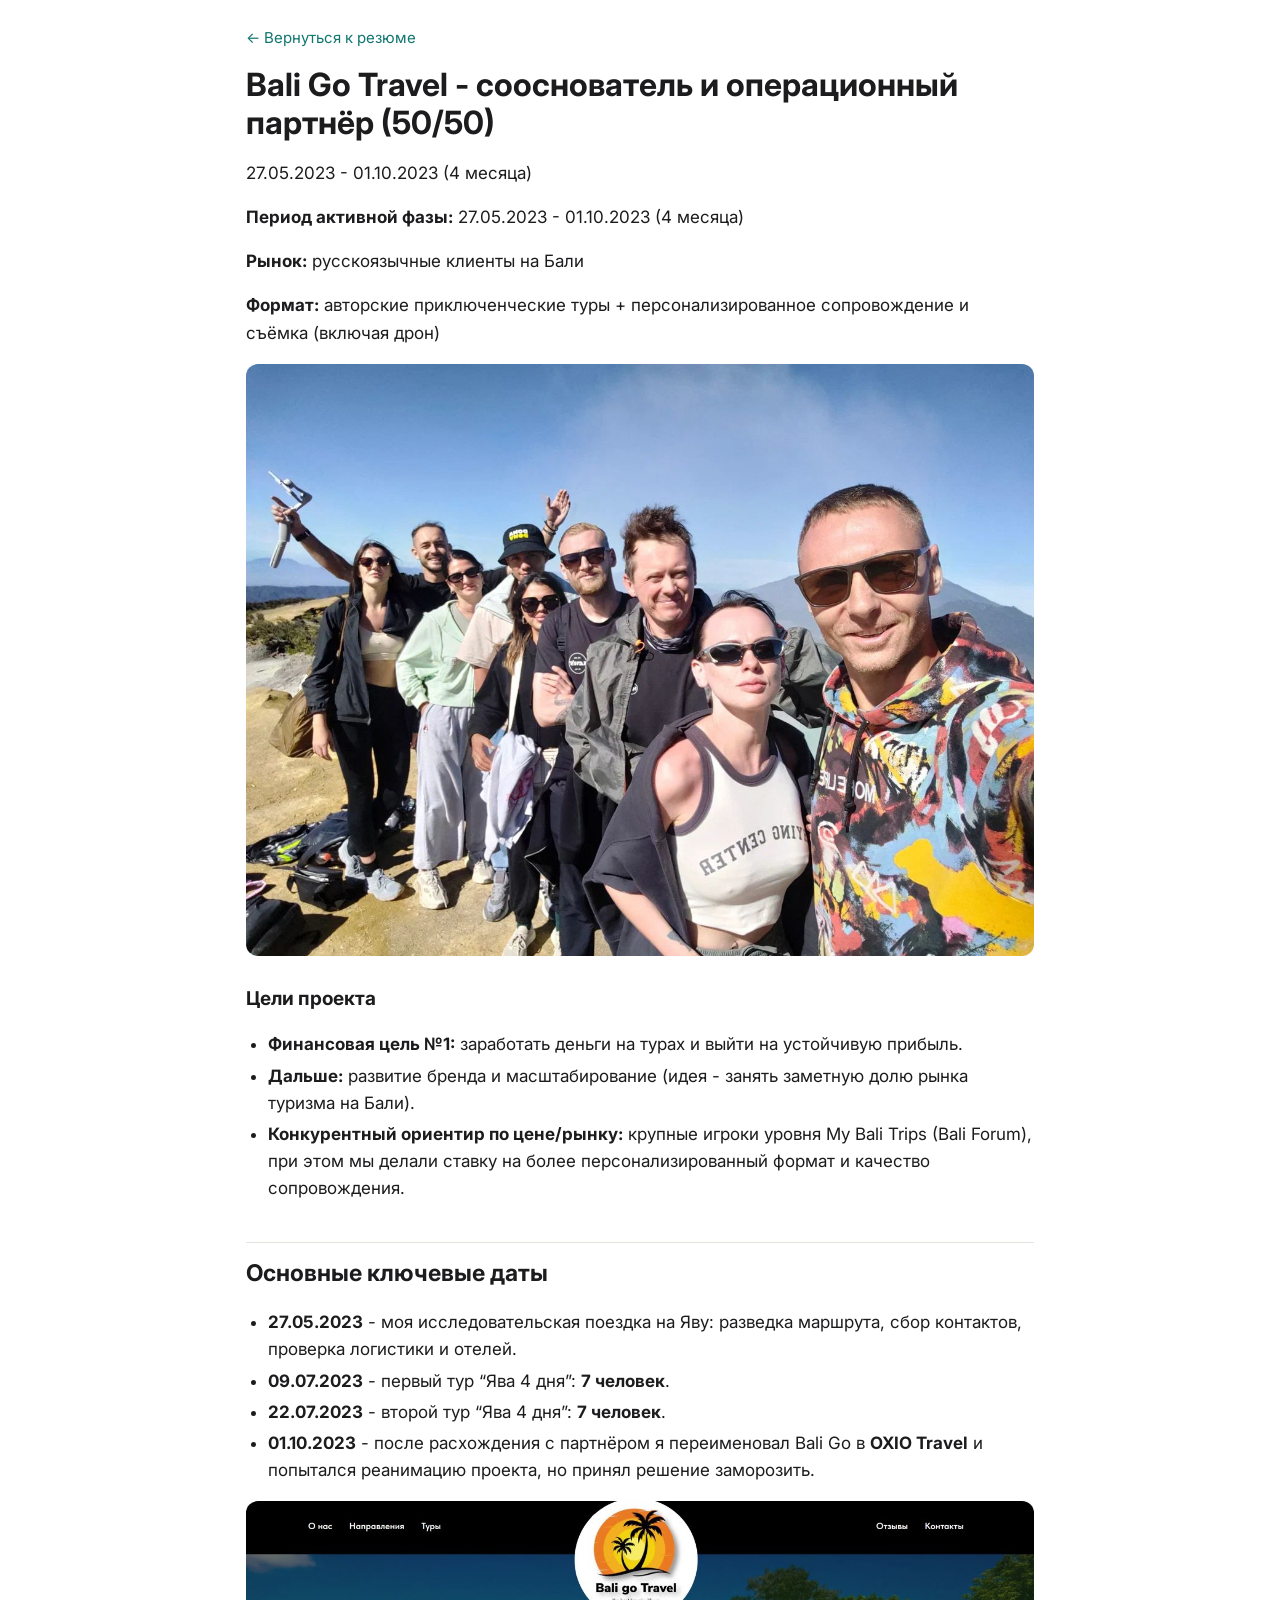
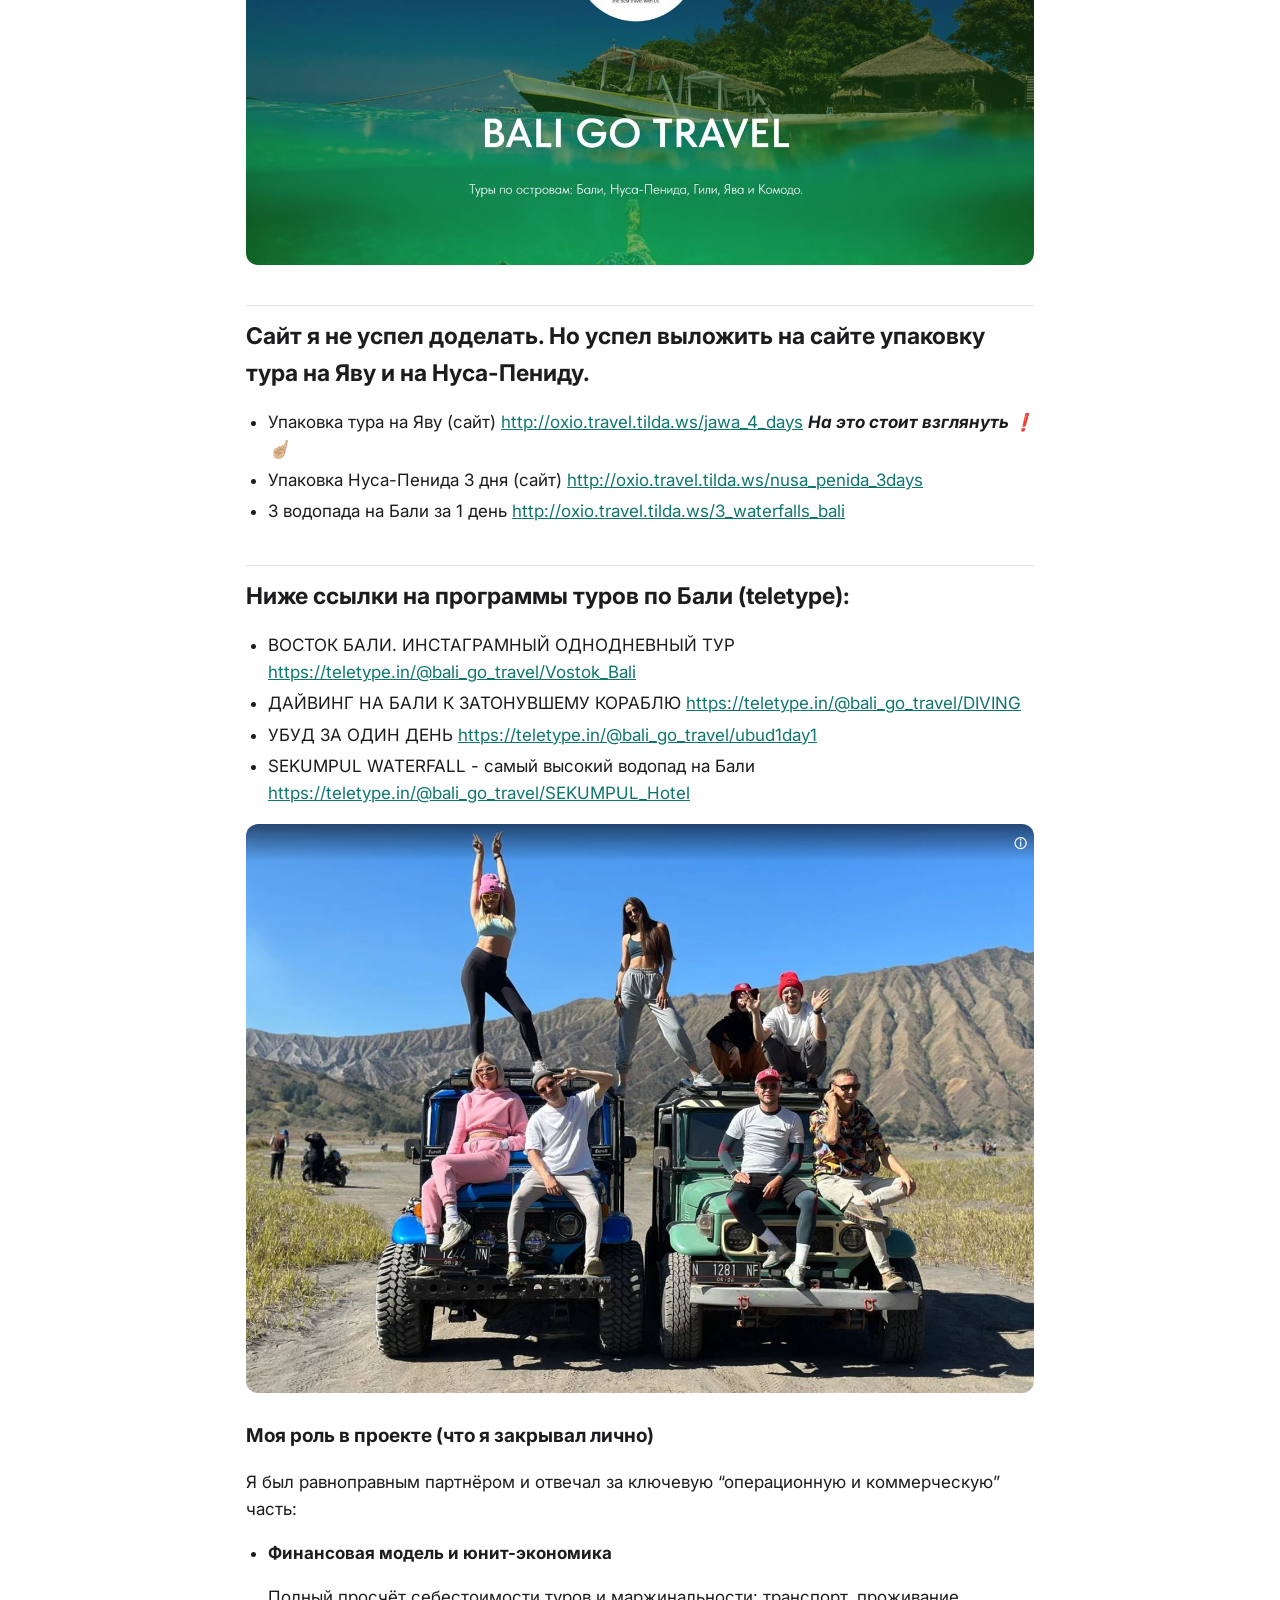
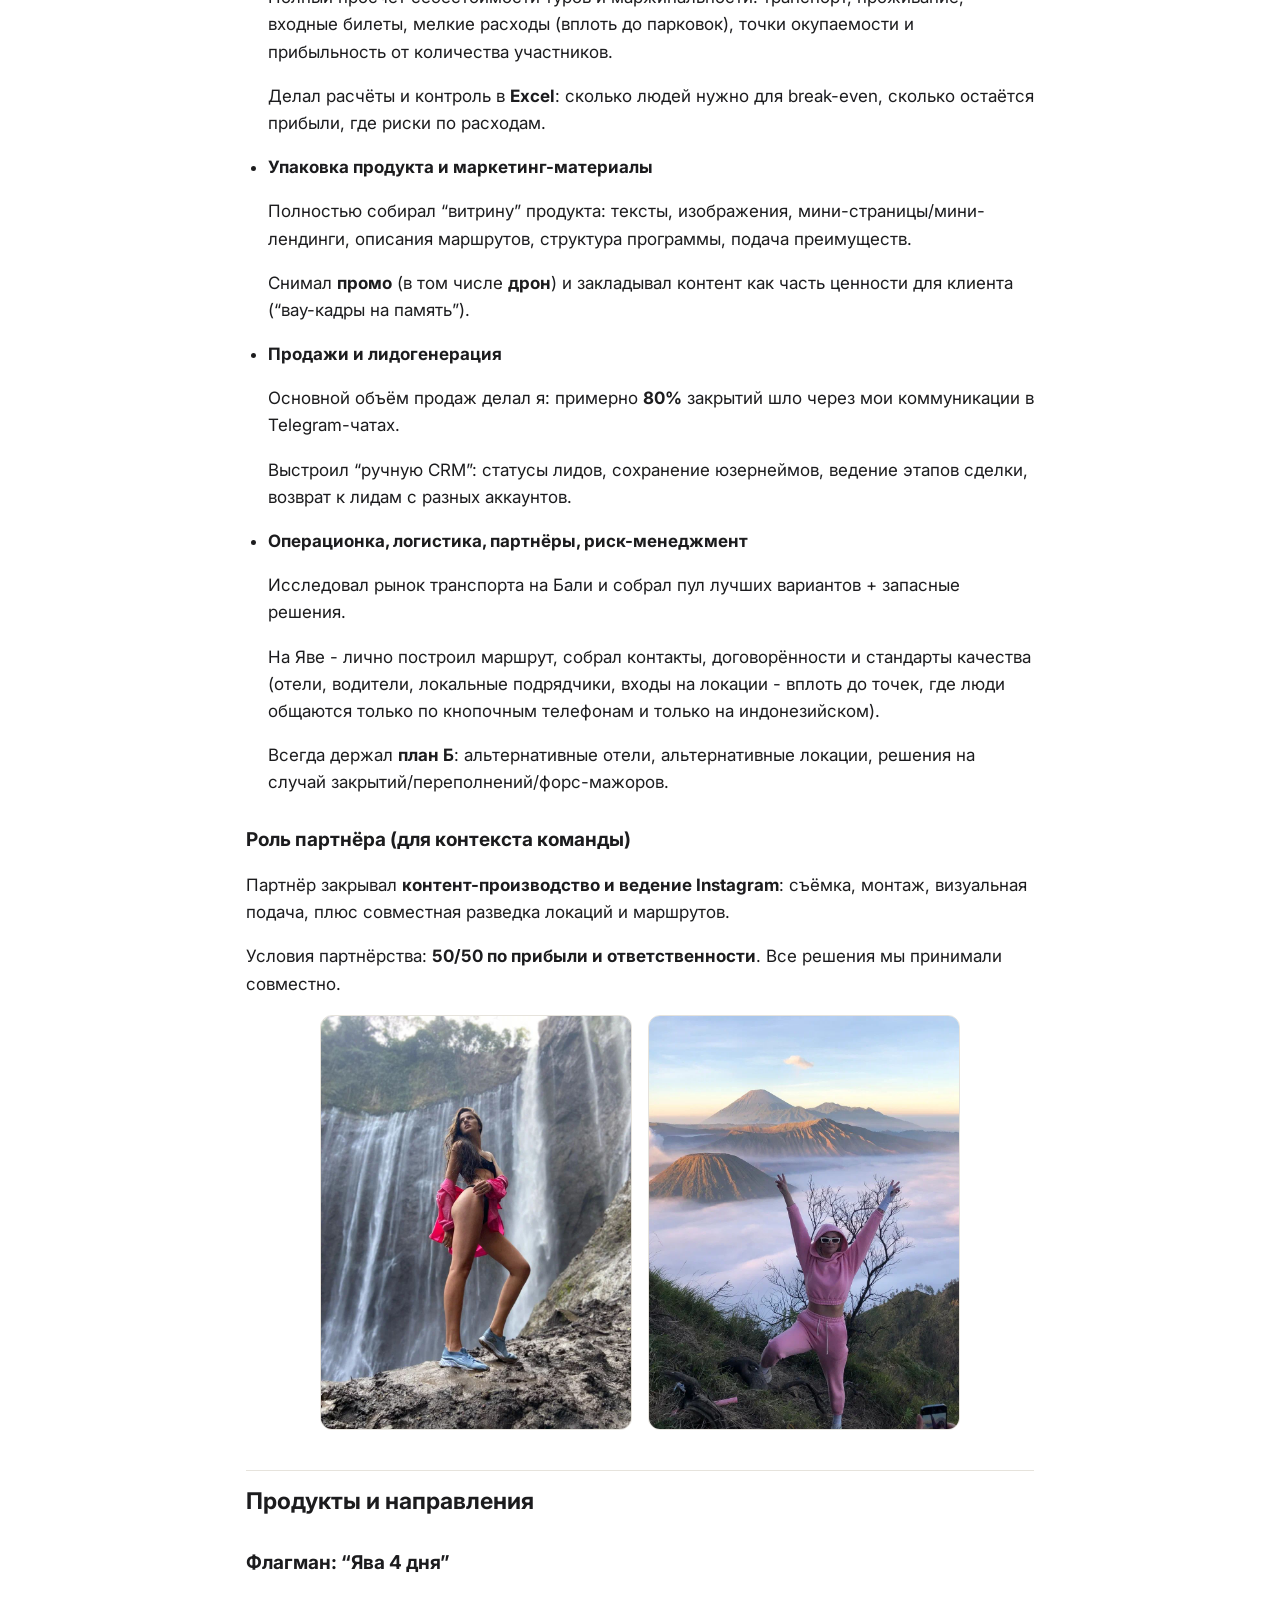
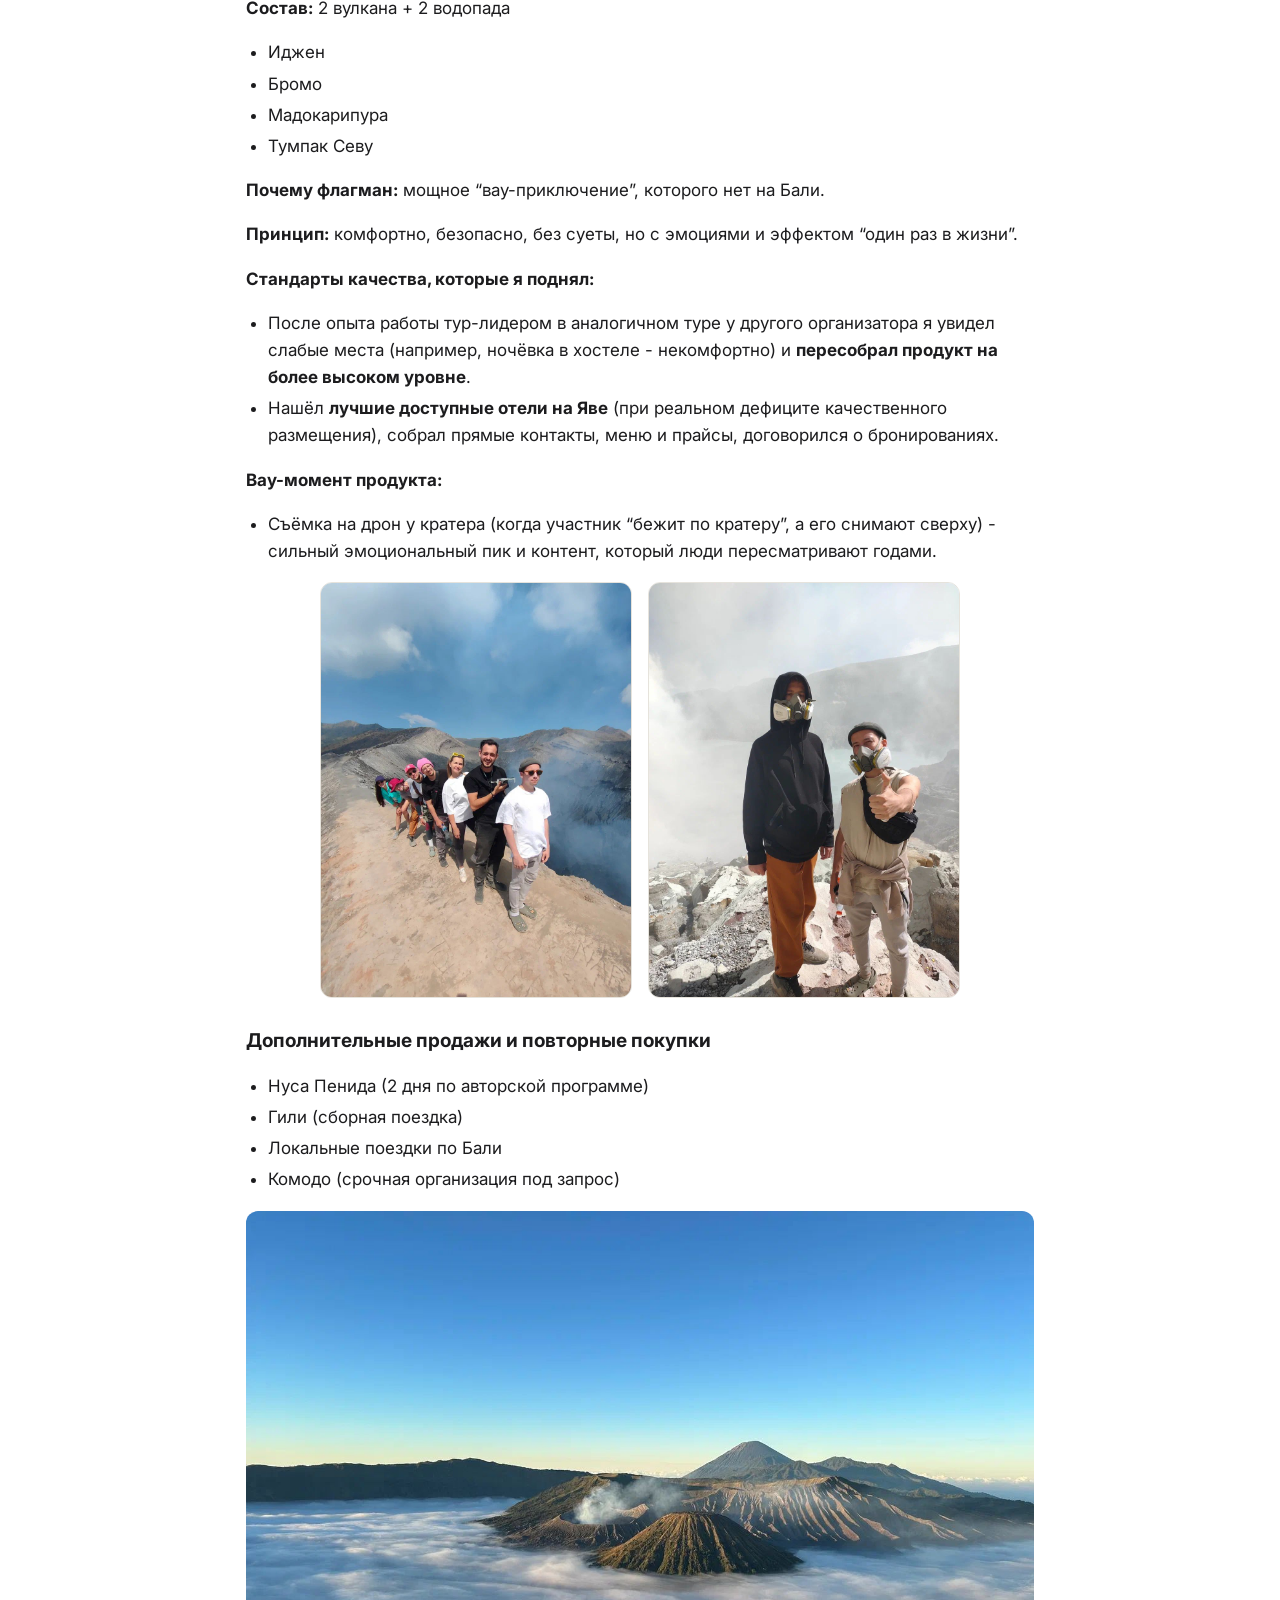
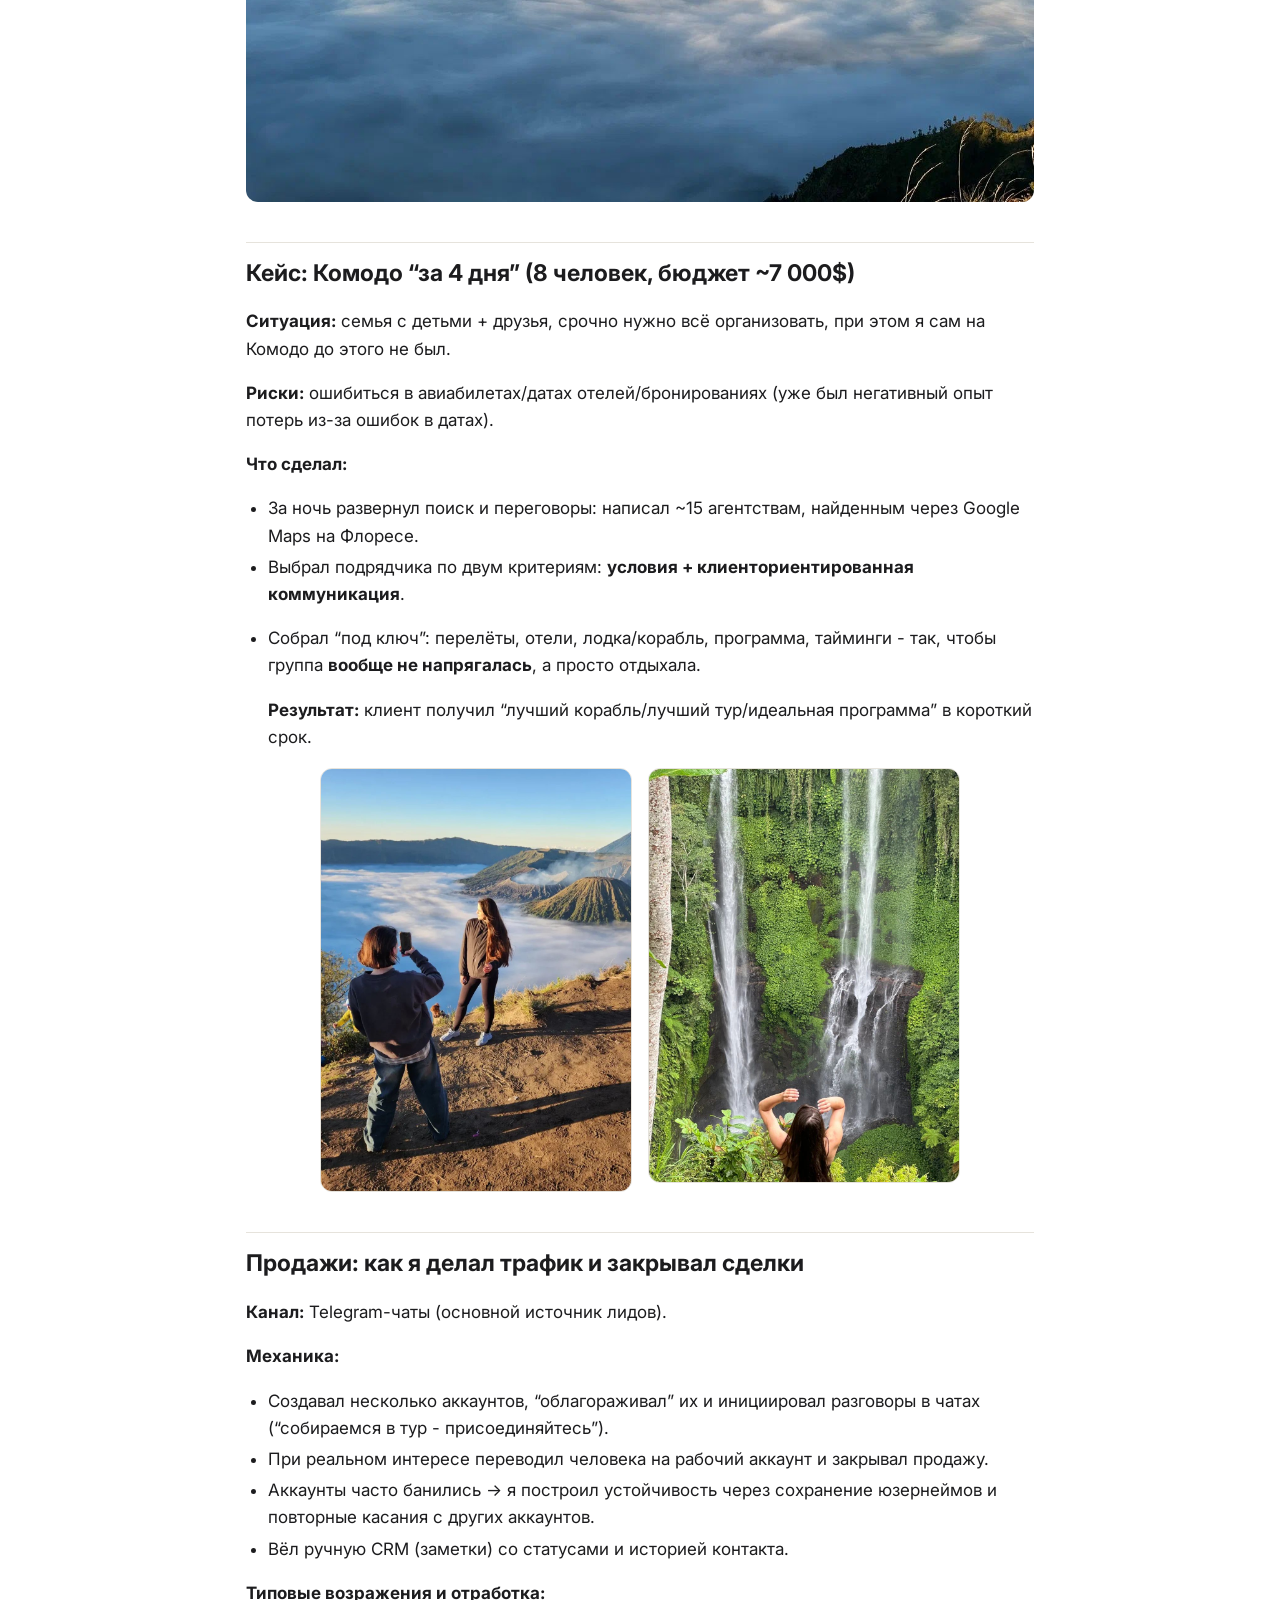
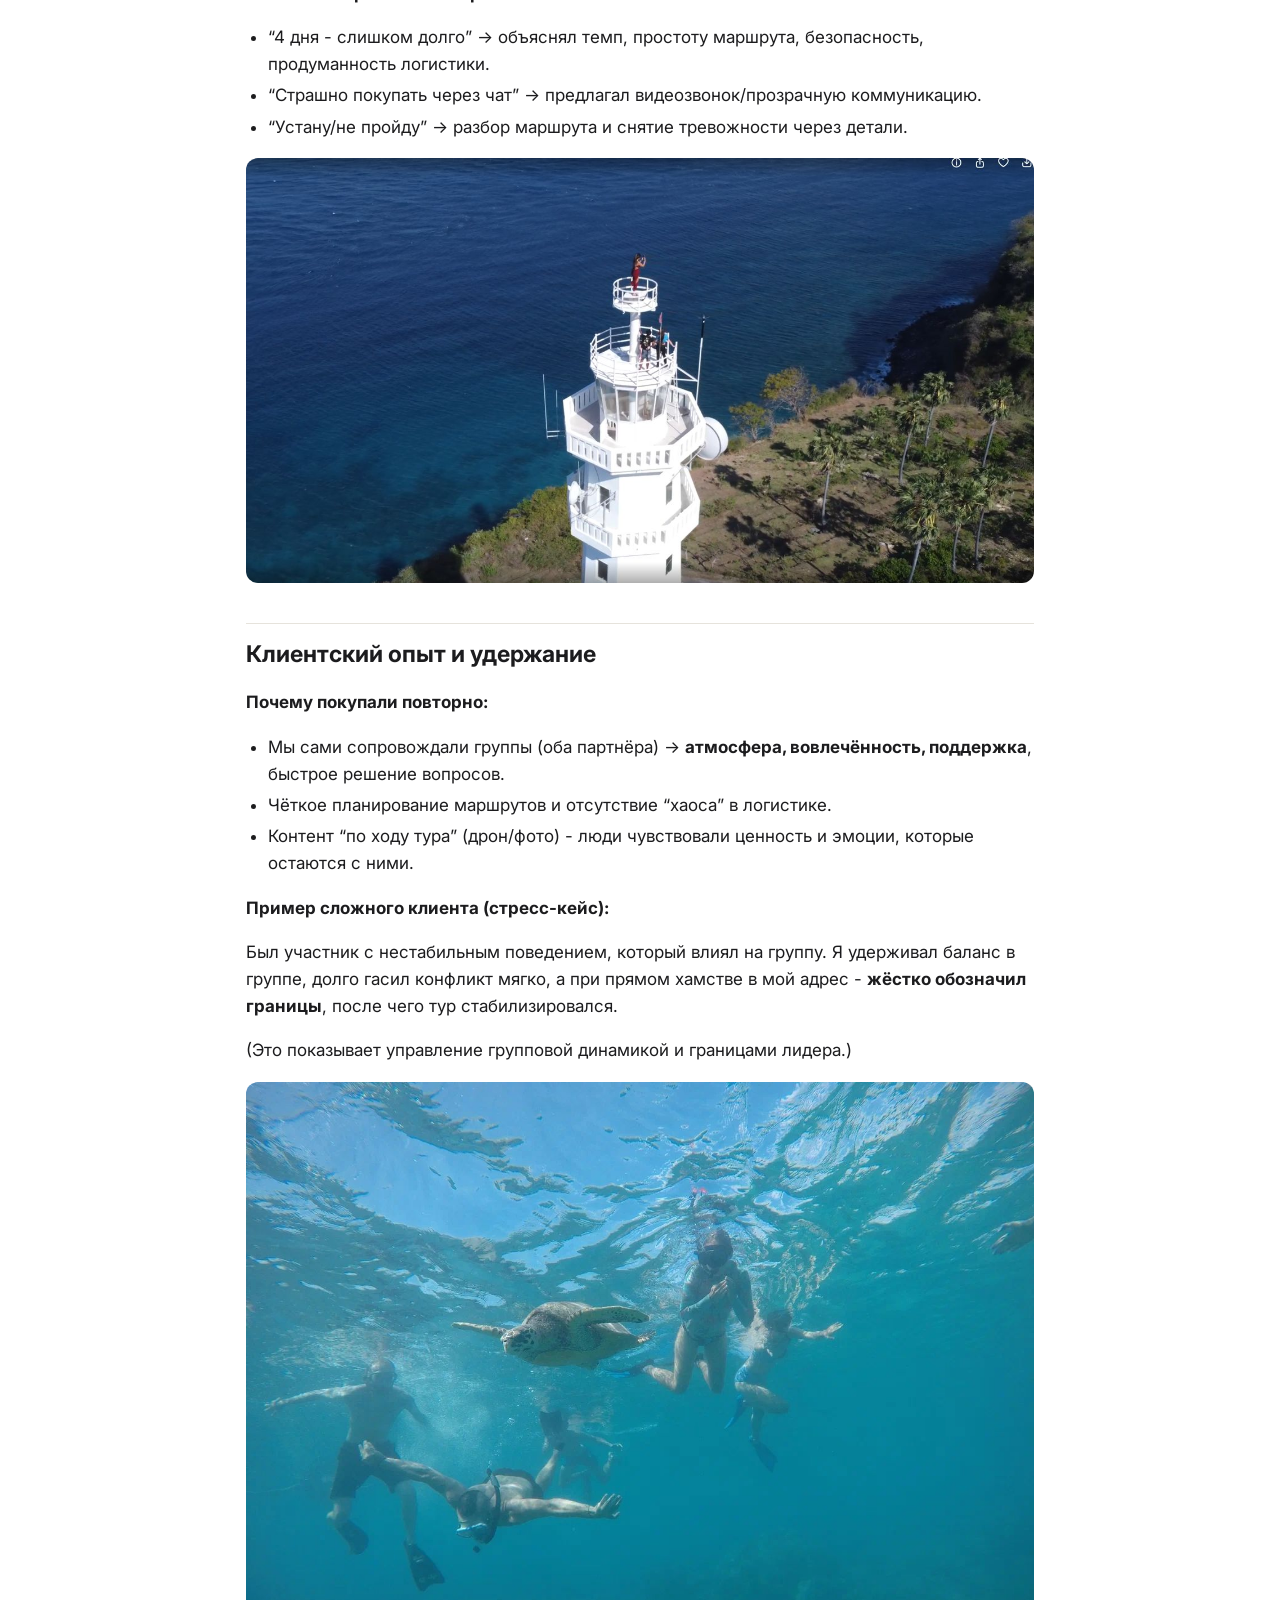
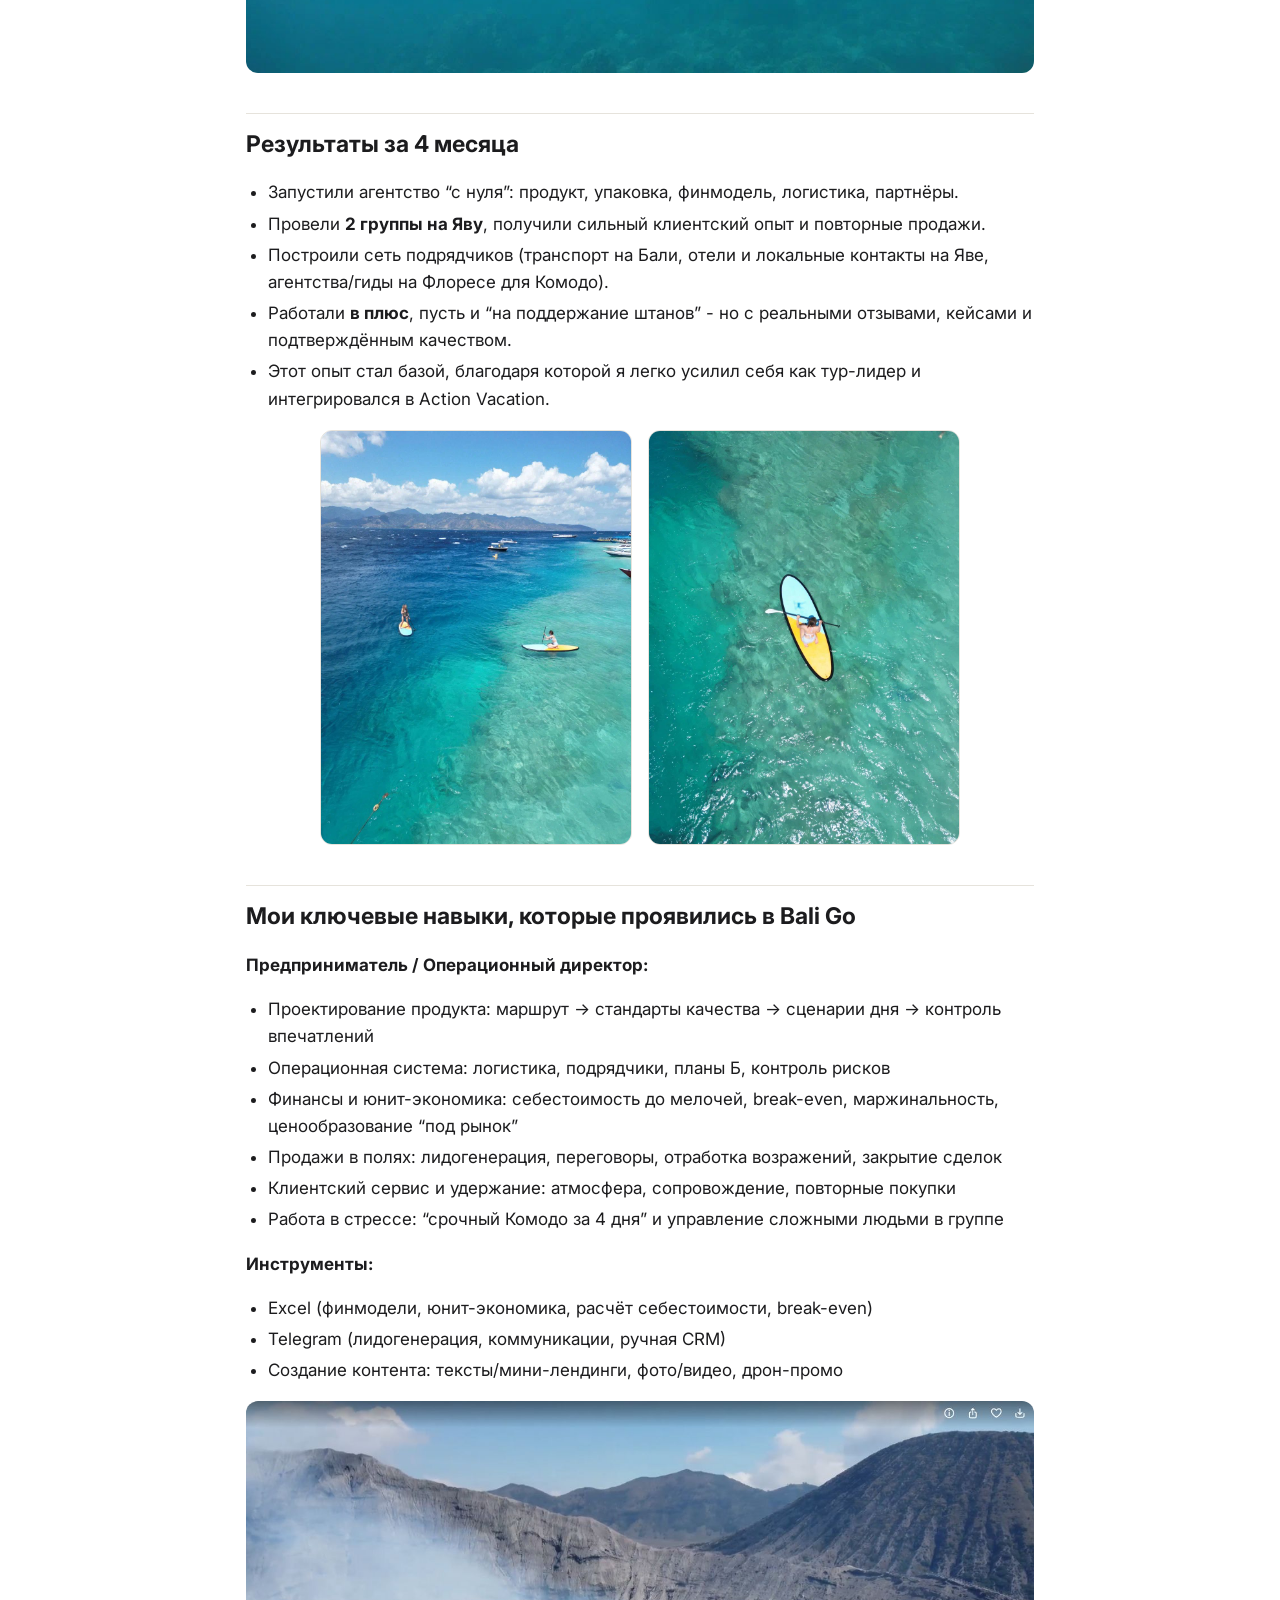
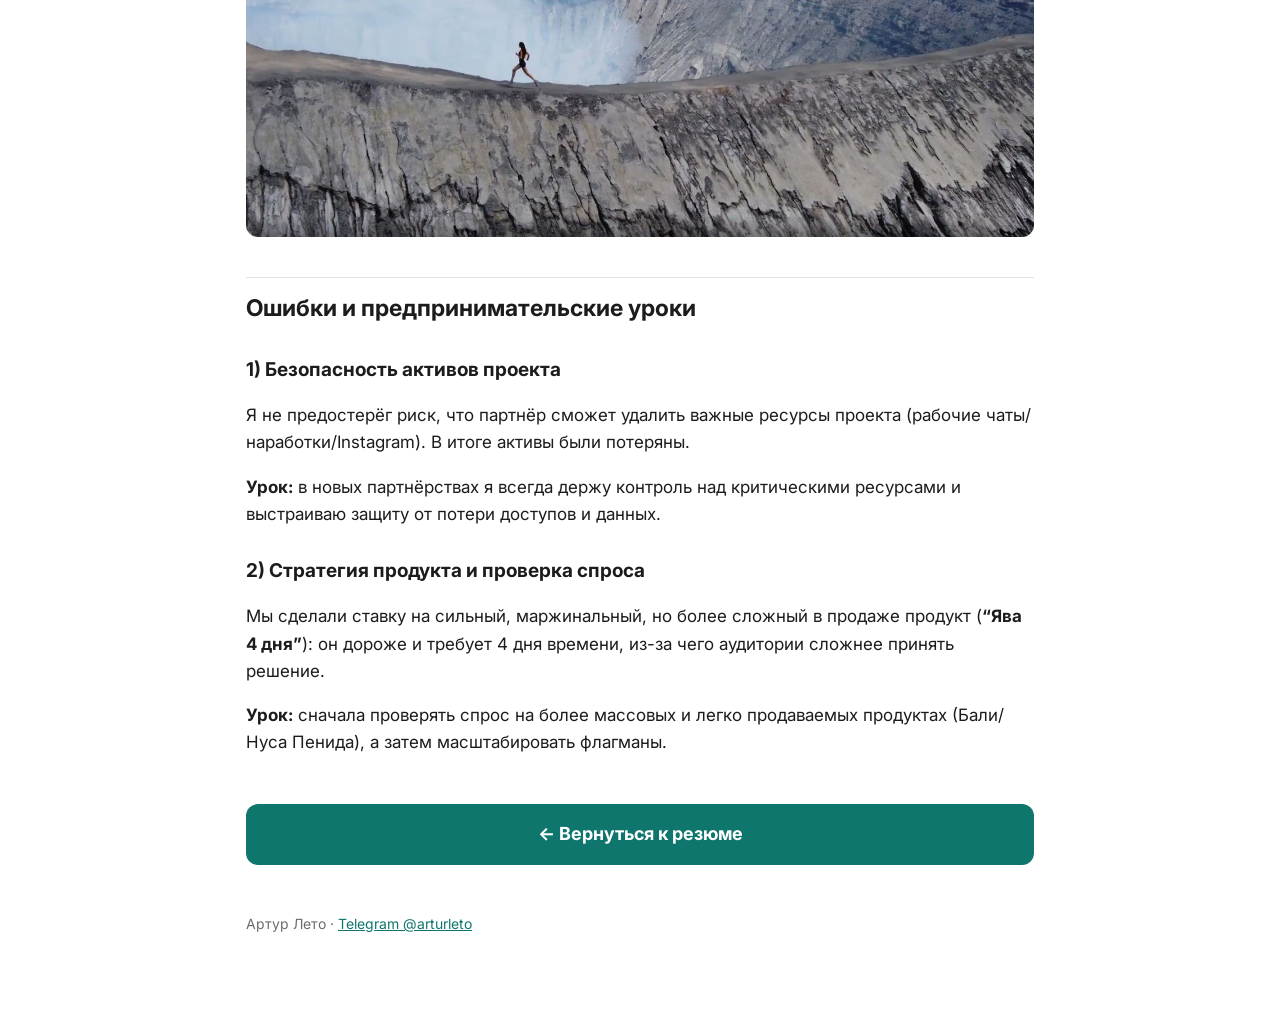
<file: exp/bali-go.html>
<!doctype html>
<html lang="ru"><head><meta charset="utf-8">
<meta name="viewport" content="width=device-width,initial-scale=1">
<meta name="robots" content="noindex,nofollow">
<title>Bali Go Travel - сооснователь и операционный партнёр (50/50)</title>
<link rel="preconnect" href="https://fonts.googleapis.com">
<link href="https://fonts.googleapis.com/css2?family=Inter:wght@400;600;700&display=swap" rel="stylesheet">
<link rel="stylesheet" href="../style.css">
</head><body><div class="wrap">
<a class="back" href="../index.html">← Вернуться к резюме</a>
<h1>Bali Go Travel - сооснователь и операционный партнёр (50/50)</h1>
<p class="role">27.05.2023 - 01.10.2023 (4 месяца)</p>
<p><strong>Период активной фазы:</strong> 27.05.2023 - 01.10.2023  (4 месяца)</p>
<p><strong>Рынок:</strong> русскоязычные клиенты на Бали</p>
<p><strong>Формат:</strong> авторские приключенческие туры + персонализированное сопровождение и съёмка (включая дрон)</p>
<p><a href="../img/bali-go/01.jpg" target="_blank"><img alt="" src="../img/bali-go/01.jpg" loading="lazy" /></a></p>
<h3>Цели проекта</h3>
<ul>
<li><strong>Финансовая цель №1:</strong> заработать деньги на турах и выйти на устойчивую прибыль.</li>
<li><strong>Дальше:</strong> развитие бренда и масштабирование (идея - занять заметную долю рынка туризма на Бали).</li>
<li><strong>Конкурентный ориентир по цене/рынку:</strong> крупные игроки уровня My Bali Trips (Bali Forum), при этом мы делали ставку на более персонализированный формат и качество сопровождения.</li>
</ul>
<h2>Основные ключевые даты</h2>
<ul>
<li><strong>27.05.2023</strong> - моя исследовательская поездка на Яву: разведка маршрута, сбор контактов, проверка логистики и отелей.</li>
<li><strong>09.07.2023</strong> - первый тур “Ява 4 дня”: <strong>7 человек</strong>.</li>
<li><strong>22.07.2023</strong> - второй тур “Ява 4 дня”: <strong>7 человек</strong>.</li>
<li><strong>01.10.2023</strong> - после расхождения с партнёром я переименовал Bali Go в <strong>OXIO Travel</strong> и попытался реанимацию проекта, но принял решение заморозить.</li>
</ul>
<p><a href="../img/bali-go/02.jpg" target="_blank"><img alt="" src="../img/bali-go/02.jpg" loading="lazy" /></a></p>
<h2>Сайт я не успел доделать. Но успел выложить на сайте упаковку тура на Яву и на Нуса-Пениду.</h2>
<ul>
<li>Упаковка тура на Яву (сайт)
<a target="_blank" rel="noopener" href="http://oxio.travel.tilda.ws/jawa_4_days">http://oxio.travel.tilda.ws/jawa_4_days</a>
<strong><em>На это стоит взглянуть ❗️☝🏼</em></strong></li>
<li>Упаковка Нуса-Пенида 3 дня (сайт)
<a target="_blank" rel="noopener" href="http://oxio.travel.tilda.ws/nusa_penida_3days">http://oxio.travel.tilda.ws/nusa_penida_3days</a></li>
<li>3 водопада на Бали за 1 день 
<a target="_blank" rel="noopener" href="http://oxio.travel.tilda.ws/3_waterfalls_bali">http://oxio.travel.tilda.ws/3_waterfalls_bali</a></li>
</ul>
<h2><strong>Ниже ссылки на программы туров по Бали (teletype):</strong></h2>
<ul>
<li>ВОСТОК БАЛИ. ИНСТАГРАМНЫЙ ОДНОДНЕВНЫЙ ТУР
<a target="_blank" rel="noopener" href="https://teletype.in/@bali_go_travel/Vostok_Bali">https://teletype.in/@bali_go_travel/Vostok_Bali</a></li>
<li>ДАЙВИНГ НА БАЛИ К ЗАТОНУВШЕМУ КОРАБЛЮ
<a target="_blank" rel="noopener" href="https://teletype.in/@bali_go_travel/DIVING">https://teletype.in/@bali_go_travel/DIVING</a></li>
<li>УБУД ЗА ОДИН ДЕНЬ
<a target="_blank" rel="noopener" href="https://teletype.in/@bali_go_travel/ubud1day1">https://teletype.in/@bali_go_travel/ubud1day1</a></li>
<li>SEKUMPUL WATERFALL - самый высокий водопад на Бали
<a target="_blank" rel="noopener" href="https://teletype.in/@bali_go_travel/SEKUMPUL_Hotel">https://teletype.in/@bali_go_travel/SEKUMPUL_Hotel</a></li>
</ul>
<p><a href="../img/bali-go/03.jpg" target="_blank"><img alt="" src="../img/bali-go/03.jpg" loading="lazy" /></a></p>
<h3>Моя роль в проекте (что я закрывал лично)</h3>
<p>Я был равноправным партнёром и отвечал за ключевую “операционную и коммерческую” часть:</p>
<ul>
<li>
<p><strong>Финансовая модель и юнит-экономика</strong></p>
<p>Полный просчёт себестоимости туров и маржинальности: транспорт, проживание, входные билеты, мелкие расходы (вплоть до парковок), точки окупаемости и прибыльность от количества участников.</p>
<p>Делал расчёты и контроль в <strong>Excel</strong>: сколько людей нужно для break-even, сколько остаётся прибыли, где риски по расходам.</p>
</li>
<li>
<p><strong>Упаковка продукта и маркетинг-материалы</strong></p>
<p>Полностью собирал “витрину” продукта: тексты, изображения, мини-страницы/мини-лендинги, описания маршрутов, структура программы, подача преимуществ.</p>
<p>Снимал <strong>промо</strong> (в том числе <strong>дрон</strong>) и закладывал контент как часть ценности для клиента (“вау-кадры на память”).</p>
</li>
<li>
<p><strong>Продажи и лидогенерация</strong></p>
<p>Основной объём продаж делал я: примерно <strong>80%</strong> закрытий шло через мои коммуникации в Telegram-чатах.</p>
<p>Выстроил “ручную CRM”: статусы лидов, сохранение юзернеймов, ведение этапов сделки, возврат к лидам с разных аккаунтов.</p>
</li>
<li>
<p><strong>Операционка, логистика, партнёры, риск-менеджмент</strong></p>
<p>Исследовал рынок транспорта на Бали и собрал пул лучших вариантов + запасные решения.</p>
<p>На Яве - лично построил маршрут, собрал контакты, договорённости и стандарты качества (отели, водители, локальные подрядчики, входы на локации - вплоть до точек, где люди общаются только по кнопочным телефонам и только на индонезийском).</p>
<p>Всегда держал <strong>план Б</strong>: альтернативные отели, альтернативные локации, решения на случай закрытий/переполнений/форс-мажоров.</p>
</li>
</ul>
<h3>Роль партнёра (для контекста команды)</h3>
<p>Партнёр закрывал <strong>контент-производство и ведение Instagram</strong>: съёмка, монтаж, визуальная подача, плюс совместная разведка локаций и маршрутов. </p>
<p>Условия партнёрства: <strong>50/50 по прибыли и ответственности</strong>. Все решения мы принимали совместно. </p>
<div class="pair">
<p><a href="../img/bali-go/04.jpg" target="_blank"><img alt="" src="../img/bali-go/04.jpg" loading="lazy" /></a></p>
<p><a href="../img/bali-go/05.jpg" target="_blank"><img alt="" src="../img/bali-go/05.jpg" loading="lazy" /></a></p>
</div>
<h2>Продукты и направления</h2>
<h3>Флагман: “Ява 4 дня”</h3>
<p><strong>Состав:</strong> 2 вулкана + 2 водопада</p>
<ul>
<li>Иджен</li>
<li>Бромо</li>
<li>Мадокарипура</li>
<li>Тумпак Севу</li>
</ul>
<p><strong>Почему флагман:</strong> мощное “вау-приключение”, которого нет на Бали.</p>
<p><strong>Принцип:</strong> комфортно, безопасно, без суеты, но с эмоциями и эффектом “один раз в жизни”.</p>
<p><strong>Стандарты качества, которые я поднял:</strong></p>
<ul>
<li>После опыта работы тур-лидером в аналогичном туре у другого организатора я увидел слабые места (например, ночёвка в хостеле - некомфортно) и <strong>пересобрал продукт на более высоком уровне</strong>.</li>
<li>Нашёл <strong>лучшие доступные отели на Яве</strong> (при реальном дефиците качественного размещения), собрал прямые контакты, меню и прайсы, договорился о бронированиях.</li>
</ul>
<p><strong>Вау-момент продукта:</strong></p>
<ul>
<li>Съёмка на дрон у кратера (когда участник “бежит по кратеру”, а его снимают сверху) - сильный эмоциональный пик и контент, который люди пересматривают годами.</li>
</ul>
<div class="pair">
<p><a href="../img/bali-go/06.jpg" target="_blank"><img alt="" src="../img/bali-go/06.jpg" loading="lazy" /></a></p>
<p><a href="../img/bali-go/07.jpg" target="_blank"><img alt="" src="../img/bali-go/07.jpg" loading="lazy" /></a></p>
</div>
<h3>Дополнительные продажи и повторные покупки</h3>
<ul>
<li>Нуса Пенида (2 дня по авторской программе)</li>
<li>Гили (сборная поездка)</li>
<li>Локальные поездки по Бали</li>
<li>Комодо (срочная организация под запрос)</li>
</ul>
<p><a href="../img/bali-go/08.jpg" target="_blank"><img alt="" src="../img/bali-go/08.jpg" loading="lazy" /></a></p>
<h2>Кейс: Комодо “за 4 дня” (8 человек, бюджет ~7 000$)</h2>
<p><strong>Ситуация:</strong> семья с детьми + друзья, срочно нужно всё организовать, при этом я сам на Комодо до этого не был.</p>
<p><strong>Риски:</strong> ошибиться в авиабилетах/датах отелей/бронированиях (уже был негативный опыт потерь из-за ошибок в датах).</p>
<p><strong>Что сделал:</strong></p>
<ul>
<li>За ночь развернул поиск и переговоры: написал ~15 агентствам, найденным через Google Maps на Флоресе.</li>
<li>Выбрал подрядчика по двум критериям: <strong>условия + клиенториентированная коммуникация</strong>.</li>
<li>
<p>Собрал “под ключ”: перелёты, отели, лодка/корабль, программа, тайминги - так, чтобы группа <strong>вообще не напрягалась</strong>, а просто отдыхала.</p>
<p><strong>Результат:</strong> клиент получил “лучший корабль/лучший тур/идеальная программа” в короткий срок.</p>
</li>
</ul>
<div class="pair">
<p><a href="../img/bali-go/09.jpg" target="_blank"><img alt="" src="../img/bali-go/09.jpg" loading="lazy" /></a></p>
<p><a href="../img/bali-go/10.jpg" target="_blank"><img alt="" src="../img/bali-go/10.jpg" loading="lazy" /></a></p>
</div>
<h2>Продажи: как я делал трафик и закрывал сделки</h2>
<p><strong>Канал:</strong> Telegram-чаты (основной источник лидов).</p>
<p><strong>Механика:</strong></p>
<ul>
<li>Создавал несколько аккаунтов, “облагораживал” их и инициировал разговоры в чатах (“собираемся в тур - присоединяйтесь”).</li>
<li>При реальном интересе переводил человека на рабочий аккаунт и закрывал продажу.</li>
<li>Аккаунты часто банились → я построил устойчивость через сохранение юзернеймов и повторные касания с других аккаунтов.</li>
<li>Вёл ручную CRM (заметки) со статусами и историей контакта.</li>
</ul>
<p><strong>Типовые возражения и отработка:</strong></p>
<ul>
<li>“4 дня - слишком долго” → объяснял темп, простоту маршрута, безопасность, продуманность логистики.</li>
<li>“Страшно покупать через чат” → предлагал видеозвонок/прозрачную коммуникацию.</li>
<li>“Устану/не пройду” → разбор маршрута и снятие тревожности через детали.</li>
</ul>
<p><a href="../img/bali-go/11.jpg" target="_blank"><img alt="" src="../img/bali-go/11.jpg" loading="lazy" /></a></p>
<h2>Клиентский опыт и удержание</h2>
<p><strong>Почему покупали повторно:</strong></p>
<ul>
<li>Мы сами сопровождали группы (оба партнёра) → <strong>атмосфера, вовлечённость, поддержка</strong>, быстрое решение вопросов.</li>
<li>Чёткое планирование маршрутов и отсутствие “хаоса” в логистике.</li>
<li>Контент “по ходу тура” (дрон/фото) - люди чувствовали ценность и эмоции, которые остаются с ними.</li>
</ul>
<p><strong>Пример сложного клиента (стресс-кейс):</strong></p>
<p>Был участник с нестабильным поведением, который влиял на группу. Я удерживал баланс в группе, долго гасил конфликт мягко, а при прямом хамстве в мой адрес - <strong>жёстко обозначил границы</strong>, после чего тур стабилизировался.</p>
<p>(Это показывает управление групповой динамикой и границами лидера.)</p>
<p><a href="../img/bali-go/12.jpg" target="_blank"><img alt="" src="../img/bali-go/12.jpg" loading="lazy" /></a></p>
<h2>Результаты за 4 месяца</h2>
<ul>
<li>Запустили агентство “с нуля”: продукт, упаковка, финмодель, логистика, партнёры.</li>
<li>Провели <strong>2 группы на Яву</strong>, получили сильный клиентский опыт и повторные продажи.</li>
<li>Построили сеть подрядчиков (транспорт на Бали, отели и локальные контакты на Яве, агентства/гиды на Флоресе для Комодо).</li>
<li>Работали <strong>в плюс</strong>, пусть и “на поддержание штанов” - но с реальными отзывами, кейсами и подтверждённым качеством.</li>
<li>Этот опыт стал базой, благодаря которой я легко усилил себя как тур-лидер и интегрировался в Action Vacation.</li>
</ul>
<div class="pair">
<p><a href="../img/bali-go/13.jpg" target="_blank"><img alt="" src="../img/bali-go/13.jpg" loading="lazy" /></a></p>
<p><a href="../img/bali-go/14.jpg" target="_blank"><img alt="" src="../img/bali-go/14.jpg" loading="lazy" /></a></p>
</div>
<h2>Мои ключевые навыки, которые проявились в Bali Go</h2>
<p><strong>Предприниматель / Операционный директор:</strong></p>
<ul>
<li>Проектирование продукта: маршрут → стандарты качества → сценарии дня → контроль впечатлений</li>
<li>Операционная система: логистика, подрядчики, планы Б, контроль рисков</li>
<li>Финансы и юнит-экономика: себестоимость до мелочей, break-even, маржинальность, ценообразование “под рынок”</li>
<li>Продажи в полях: лидогенерация, переговоры, отработка возражений, закрытие сделок</li>
<li>Клиентский сервис и удержание: атмосфера, сопровождение, повторные покупки</li>
<li>Работа в стрессе: “срочный Комодо за 4 дня” и управление сложными людьми в группе</li>
</ul>
<p><strong>Инструменты:</strong></p>
<ul>
<li>Excel (финмодели, юнит-экономика, расчёт себестоимости, break-even)</li>
<li>Telegram (лидогенерация, коммуникации, ручная CRM)</li>
<li>Создание контента: тексты/мини-лендинги, фото/видео, дрон-промо</li>
</ul>
<p><a href="../img/bali-go/15.jpg" target="_blank"><img alt="" src="../img/bali-go/15.jpg" loading="lazy" /></a></p>
<h2>Ошибки и предпринимательские уроки</h2>
<h3>1) Безопасность активов проекта</h3>
<p>Я не предостерёг риск, что партнёр сможет удалить важные ресурсы проекта (рабочие чаты/наработки/Instagram). В итоге активы были потеряны.</p>
<p><strong>Урок:</strong> в новых партнёрствах я всегда держу контроль над критическими ресурсами и выстраиваю защиту от потери доступов и данных.</p>
<h3>2) Стратегия продукта и проверка спроса</h3>
<p>Мы сделали ставку на сильный, маржинальный, но более сложный в продаже продукт (<strong>“Ява 4 дня”</strong>): он дороже и требует 4 дня времени, из-за чего аудитории сложнее принять решение.</p>
<p><strong>Урок:</strong> сначала проверять спрос на более массовых и легко продаваемых продуктах (Бали/Нуса Пенида), а затем масштабировать флагманы.</p>
<h1></h1>
<a class="btn-big" href="../index.html">← Вернуться к резюме</a>

<footer>Артур Лето · <a href="https://t.me/arturleto" target="_blank" rel="noopener">Telegram @arturleto</a></footer>
</div></body></html>
</file>
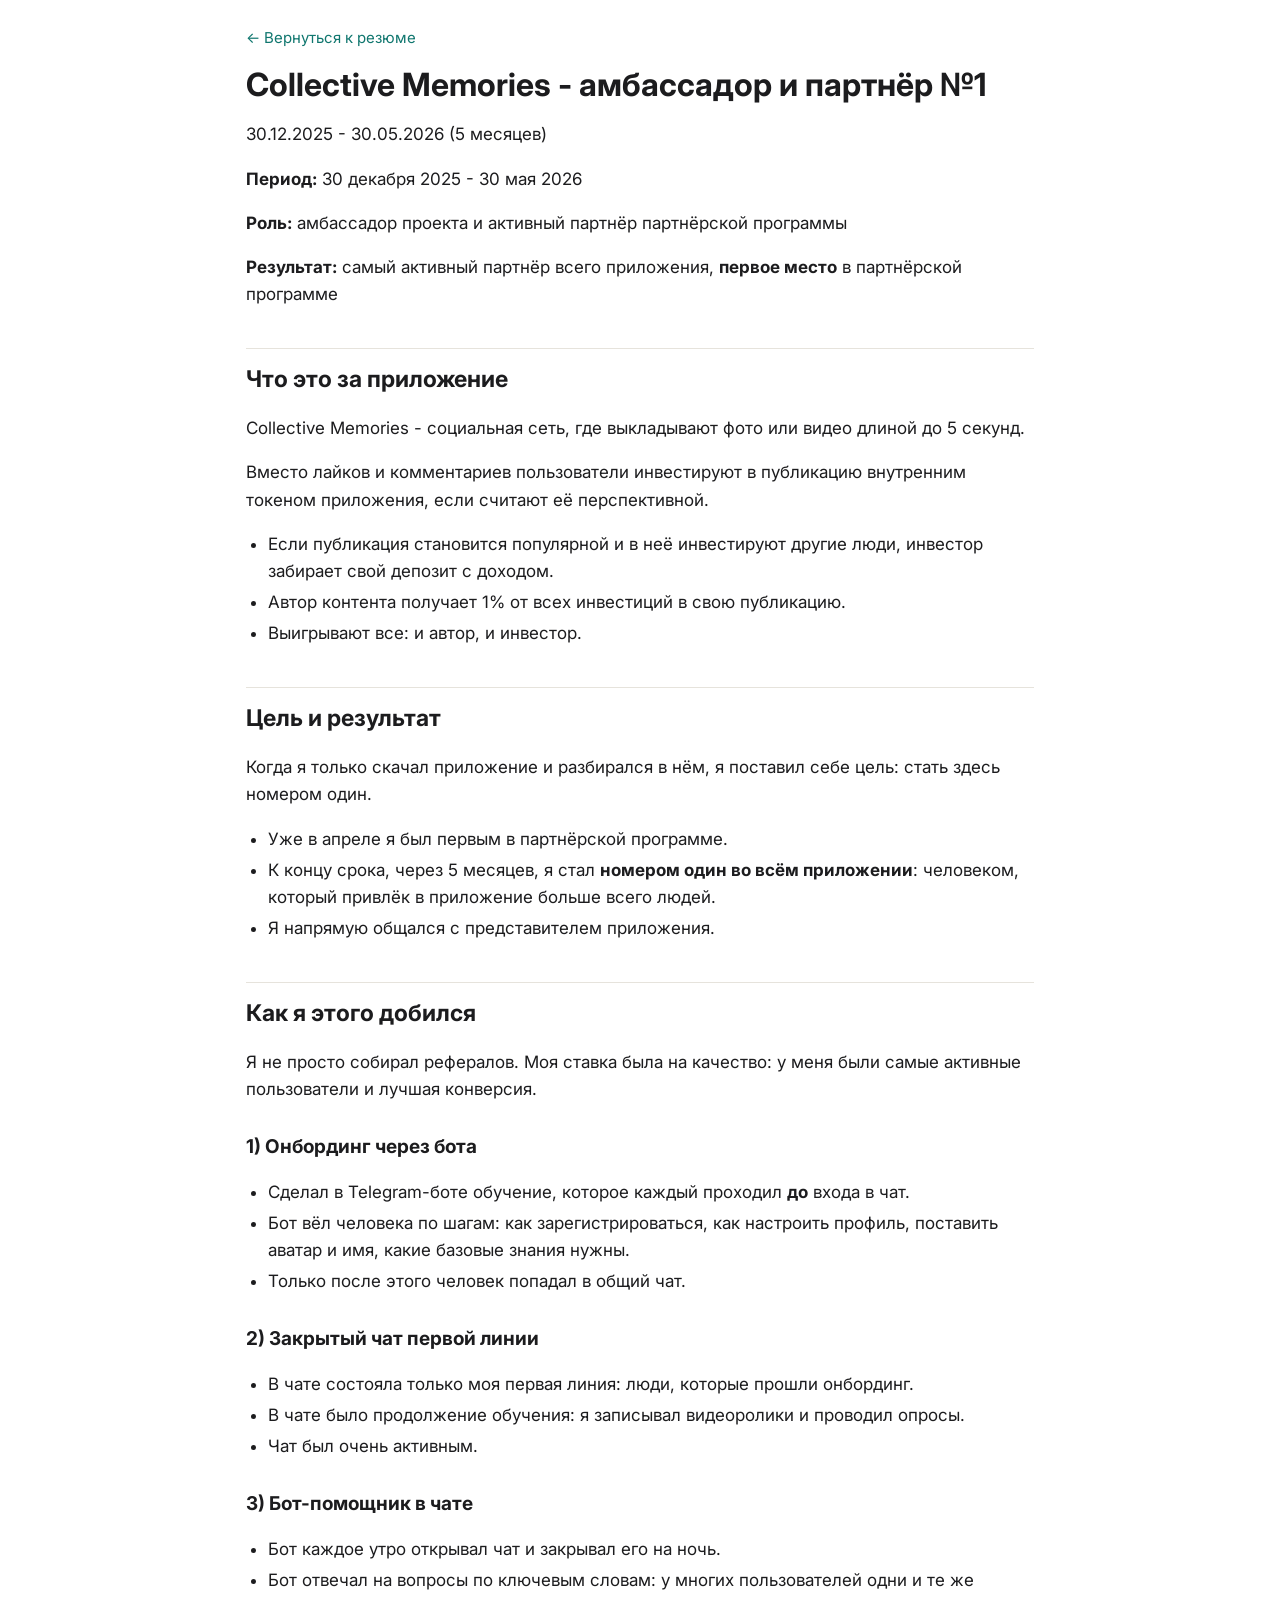
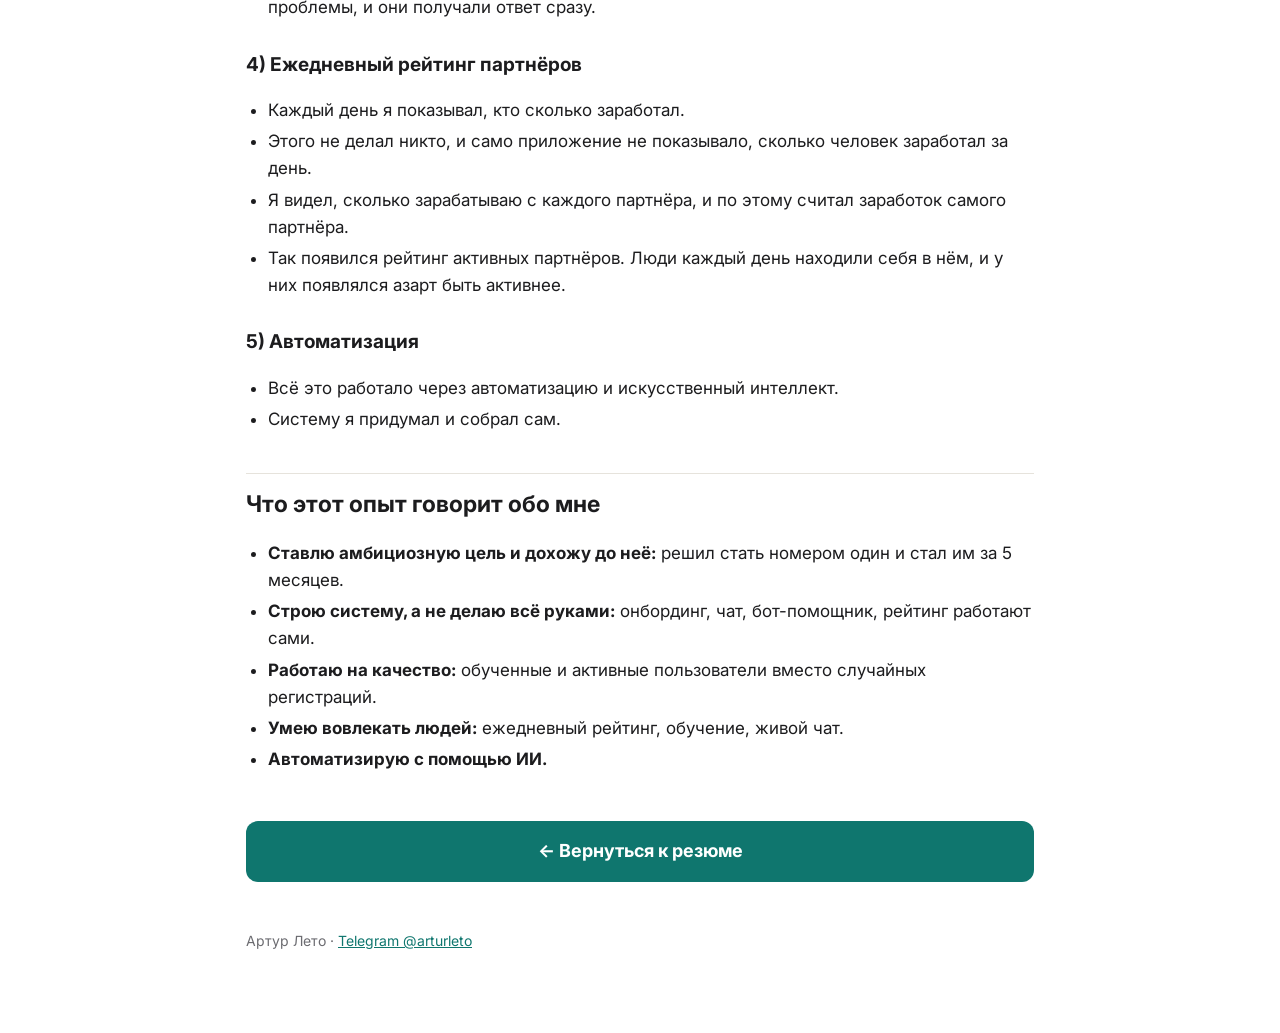
<file: exp/collective-memories.html>
<!doctype html>
<html lang="ru"><head><meta charset="utf-8">
<meta name="viewport" content="width=device-width,initial-scale=1">
<meta name="robots" content="noindex,nofollow">
<title>Collective Memories - амбассадор и партнёр №1</title>
<link rel="preconnect" href="https://fonts.googleapis.com">
<link href="https://fonts.googleapis.com/css2?family=Inter:wght@400;600;700&display=swap" rel="stylesheet">
<link rel="stylesheet" href="../style.css">
</head><body><div class="wrap">
<a class="back" href="../index.html">← Вернуться к резюме</a>
<h1>Collective Memories - амбассадор и партнёр №1</h1>
<p class="role">30.12.2025 - 30.05.2026 (5 месяцев)</p>
<p><strong>Период:</strong> 30 декабря 2025 - 30 мая 2026</p>
<p><strong>Роль:</strong> амбассадор проекта и активный партнёр партнёрской программы</p>
<p><strong>Результат:</strong> самый активный партнёр всего приложения, <strong>первое место</strong> в партнёрской программе</p>
<h2>Что это за приложение</h2>
<p>Collective Memories - социальная сеть, где выкладывают фото или видео длиной до 5 секунд.</p>
<p>Вместо лайков и комментариев пользователи инвестируют в публикацию внутренним токеном приложения, если считают её перспективной.</p>
<ul>
<li>Если публикация становится популярной и в неё инвестируют другие люди, инвестор забирает свой депозит с доходом.</li>
<li>Автор контента получает 1% от всех инвестиций в свою публикацию.</li>
<li>Выигрывают все: и автор, и инвестор.</li>
</ul>
<h2>Цель и результат</h2>
<p>Когда я только скачал приложение и разбирался в нём, я поставил себе цель: стать здесь номером один.</p>
<ul>
<li>Уже в апреле я был первым в партнёрской программе.</li>
<li>К концу срока, через 5 месяцев, я стал <strong>номером один во всём приложении</strong>: человеком, который привлёк в приложение больше всего людей.</li>
<li>Я напрямую общался с представителем приложения.</li>
</ul>
<h2>Как я этого добился</h2>
<p>Я не просто собирал рефералов. Моя ставка была на качество: у меня были самые активные пользователи и лучшая конверсия.</p>
<h3>1) Онбординг через бота</h3>
<ul>
<li>Сделал в Telegram-боте обучение, которое каждый проходил <strong>до</strong> входа в чат.</li>
<li>Бот вёл человека по шагам: как зарегистрироваться, как настроить профиль, поставить аватар и имя, какие базовые знания нужны.</li>
<li>Только после этого человек попадал в общий чат.</li>
</ul>
<h3>2) Закрытый чат первой линии</h3>
<ul>
<li>В чате состояла только моя первая линия: люди, которые прошли онбординг.</li>
<li>В чате было продолжение обучения: я записывал видеоролики и проводил опросы.</li>
<li>Чат был очень активным.</li>
</ul>
<h3>3) Бот-помощник в чате</h3>
<ul>
<li>Бот каждое утро открывал чат и закрывал его на ночь.</li>
<li>Бот отвечал на вопросы по ключевым словам: у многих пользователей одни и те же проблемы, и они получали ответ сразу.</li>
</ul>
<h3>4) Ежедневный рейтинг партнёров</h3>
<ul>
<li>Каждый день я показывал, кто сколько заработал.</li>
<li>Этого не делал никто, и само приложение не показывало, сколько человек заработал за день.</li>
<li>Я видел, сколько зарабатываю с каждого партнёра, и по этому считал заработок самого партнёра.</li>
<li>Так появился рейтинг активных партнёров. Люди каждый день находили себя в нём, и у них появлялся азарт быть активнее.</li>
</ul>
<h3>5) Автоматизация</h3>
<ul>
<li>Всё это работало через автоматизацию и искусственный интеллект.</li>
<li>Систему я придумал и собрал сам.</li>
</ul>
<h2>Что этот опыт говорит обо мне</h2>
<ul>
<li><strong>Ставлю амбициозную цель и дохожу до неё:</strong> решил стать номером один и стал им за 5 месяцев.</li>
<li><strong>Строю систему, а не делаю всё руками:</strong> онбординг, чат, бот-помощник, рейтинг работают сами.</li>
<li><strong>Работаю на качество:</strong> обученные и активные пользователи вместо случайных регистраций.</li>
<li><strong>Умею вовлекать людей:</strong> ежедневный рейтинг, обучение, живой чат.</li>
<li><strong>Автоматизирую с помощью ИИ.</strong></li>
</ul>
<a class="btn-big" href="../index.html">← Вернуться к резюме</a>

<footer>Артур Лето · <a href="https://t.me/arturleto" target="_blank" rel="noopener">Telegram @arturleto</a></footer>
</div></body></html>
</file>
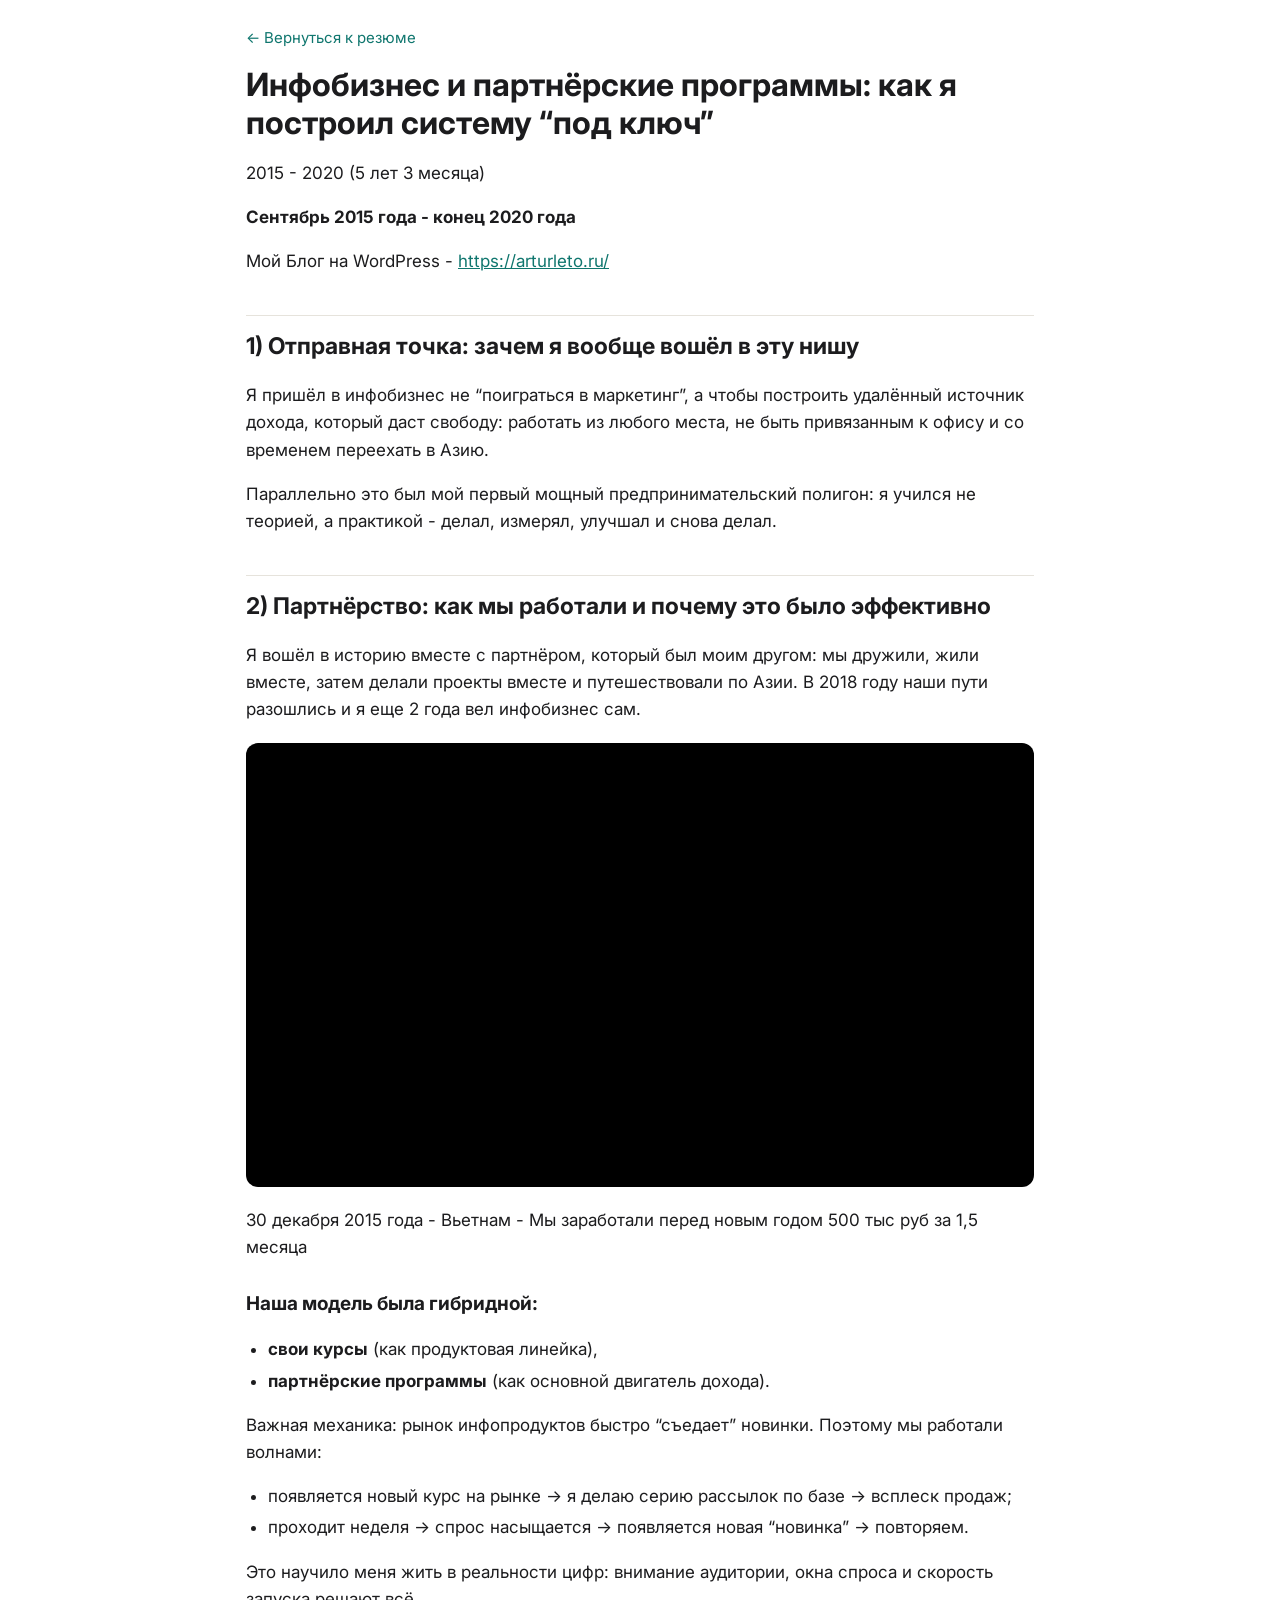
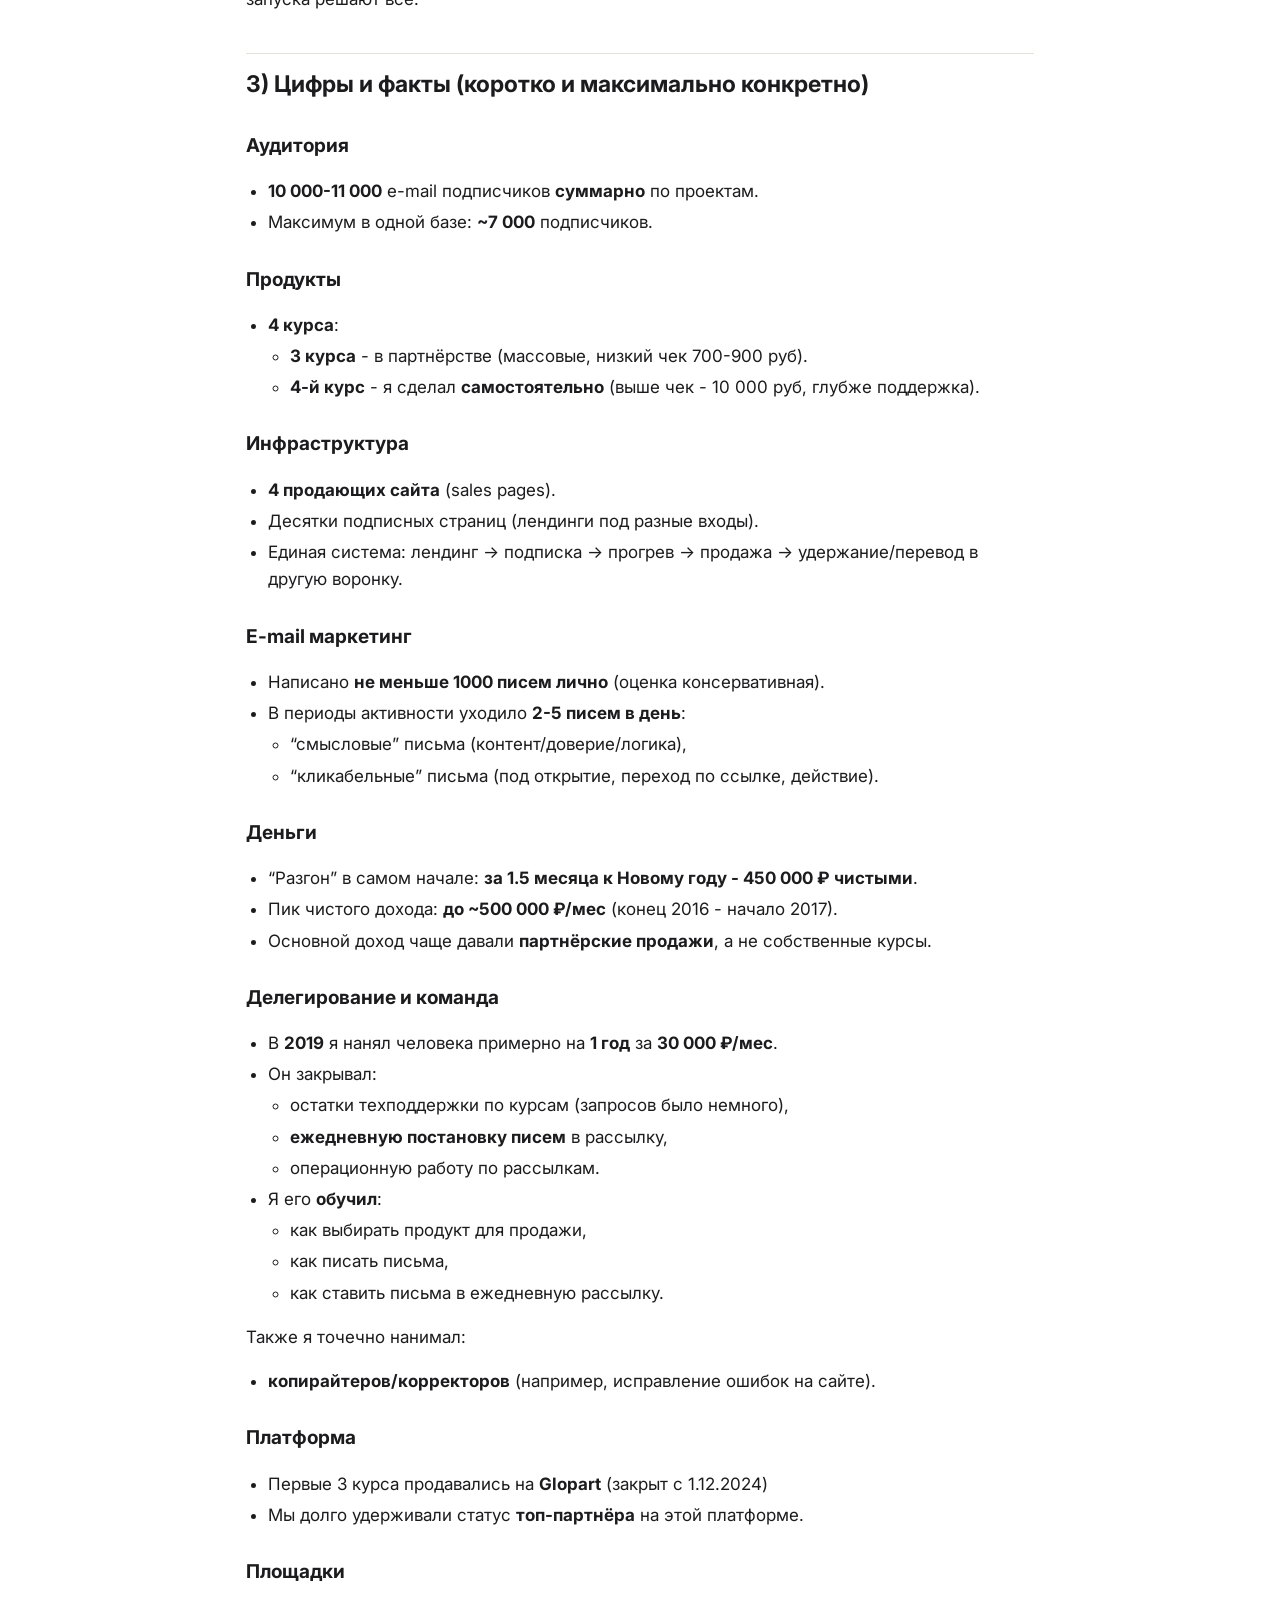
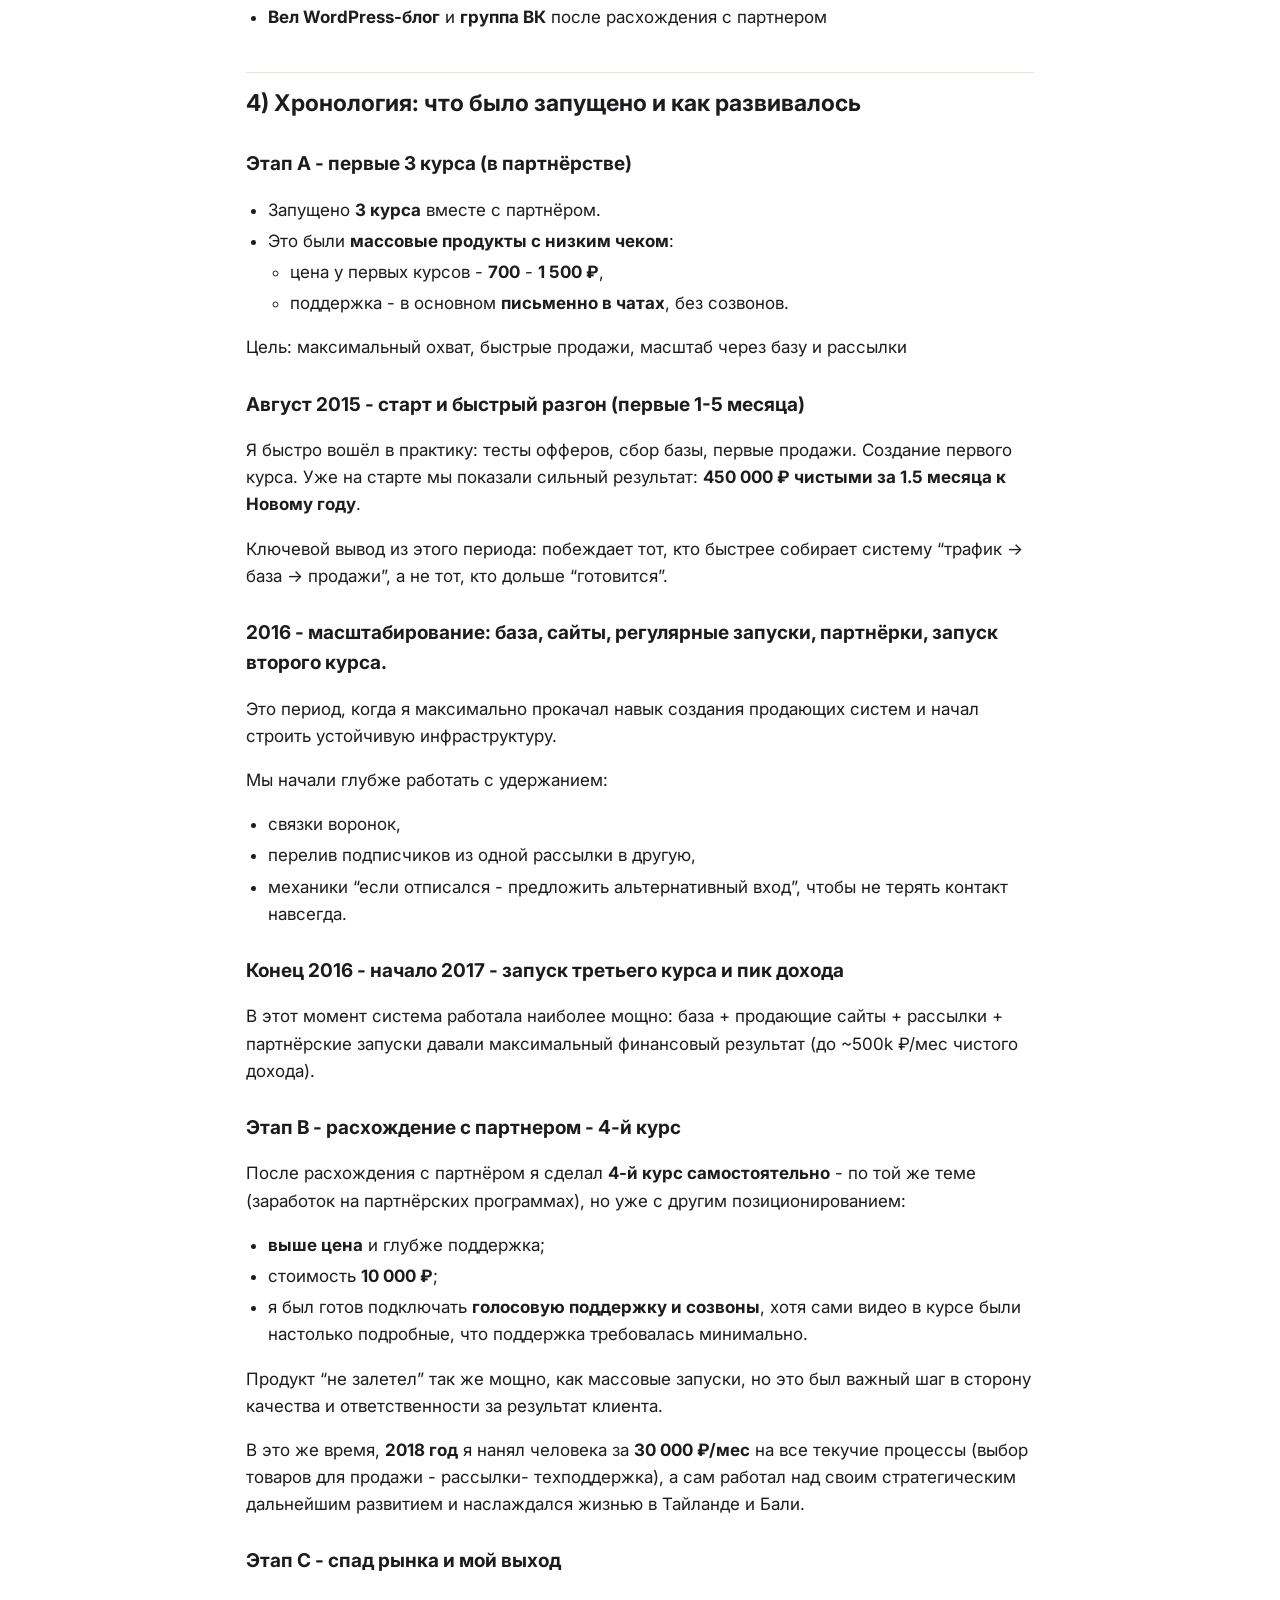
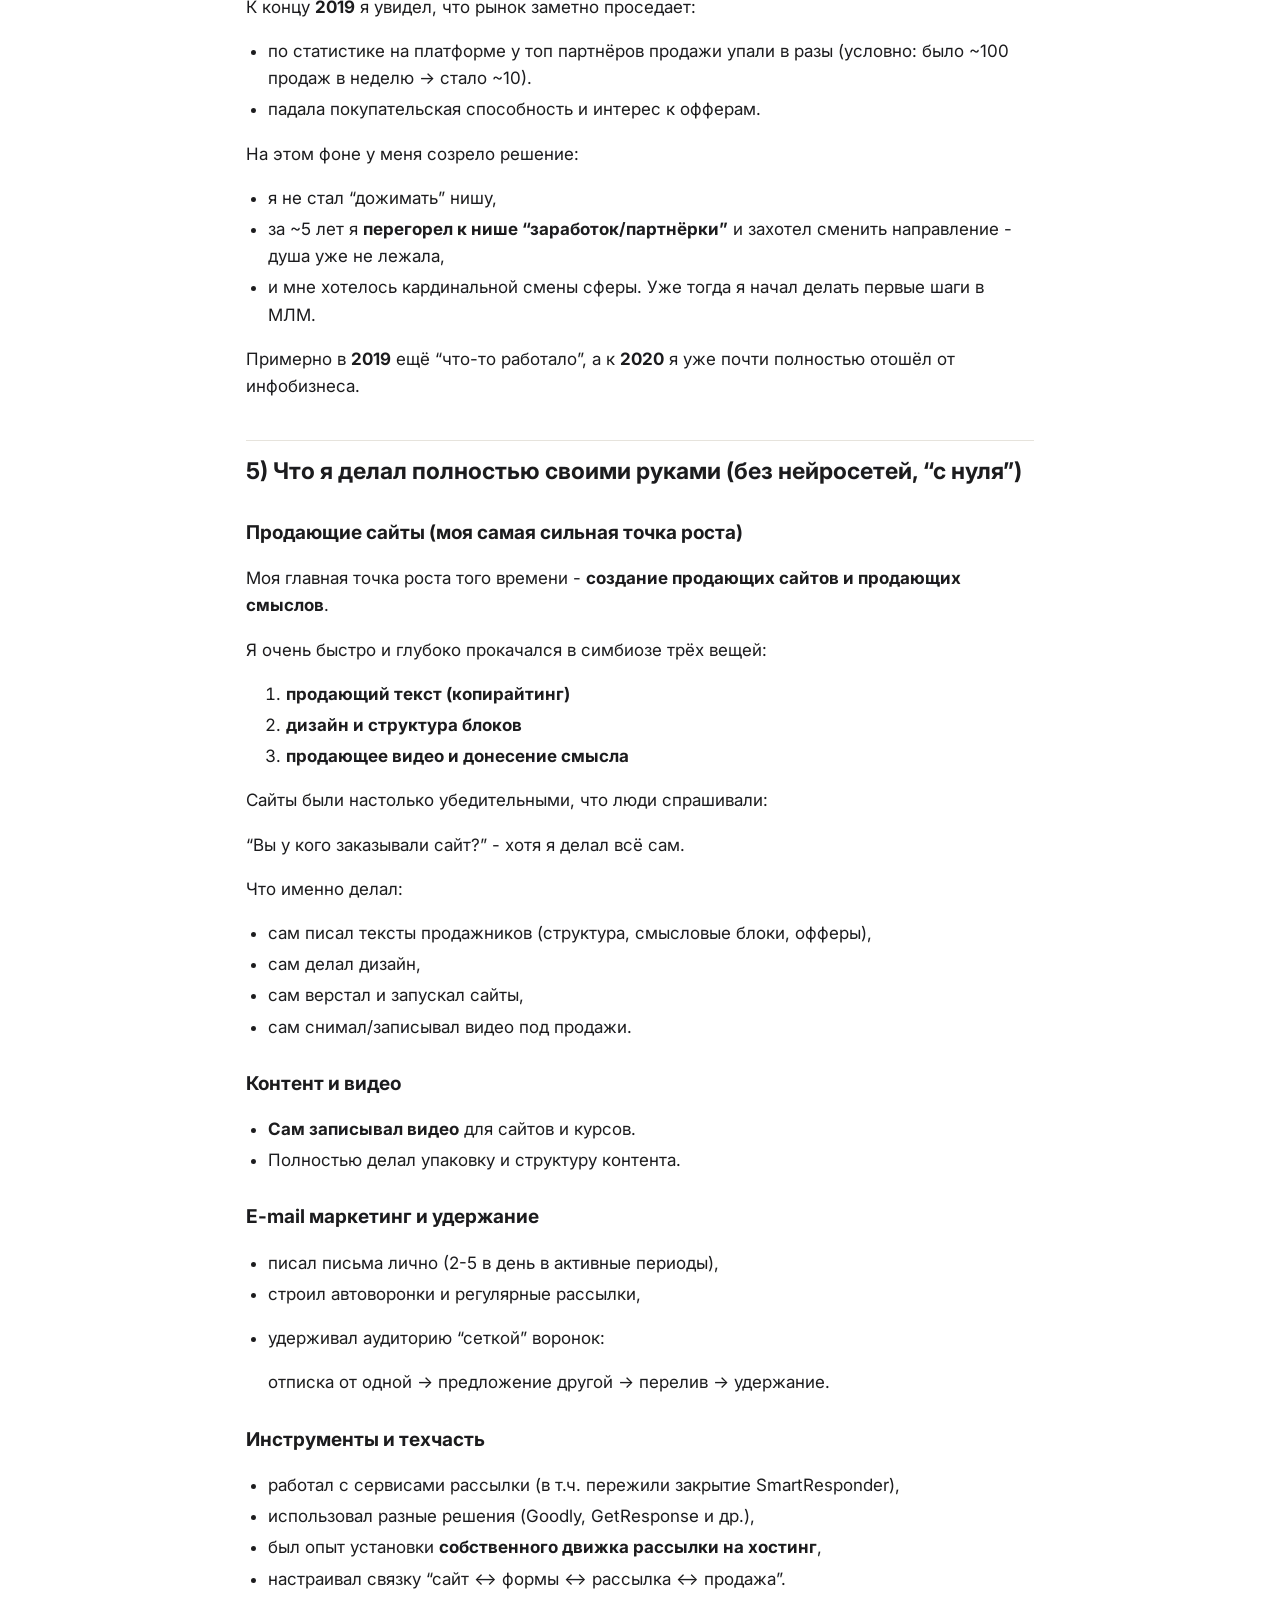
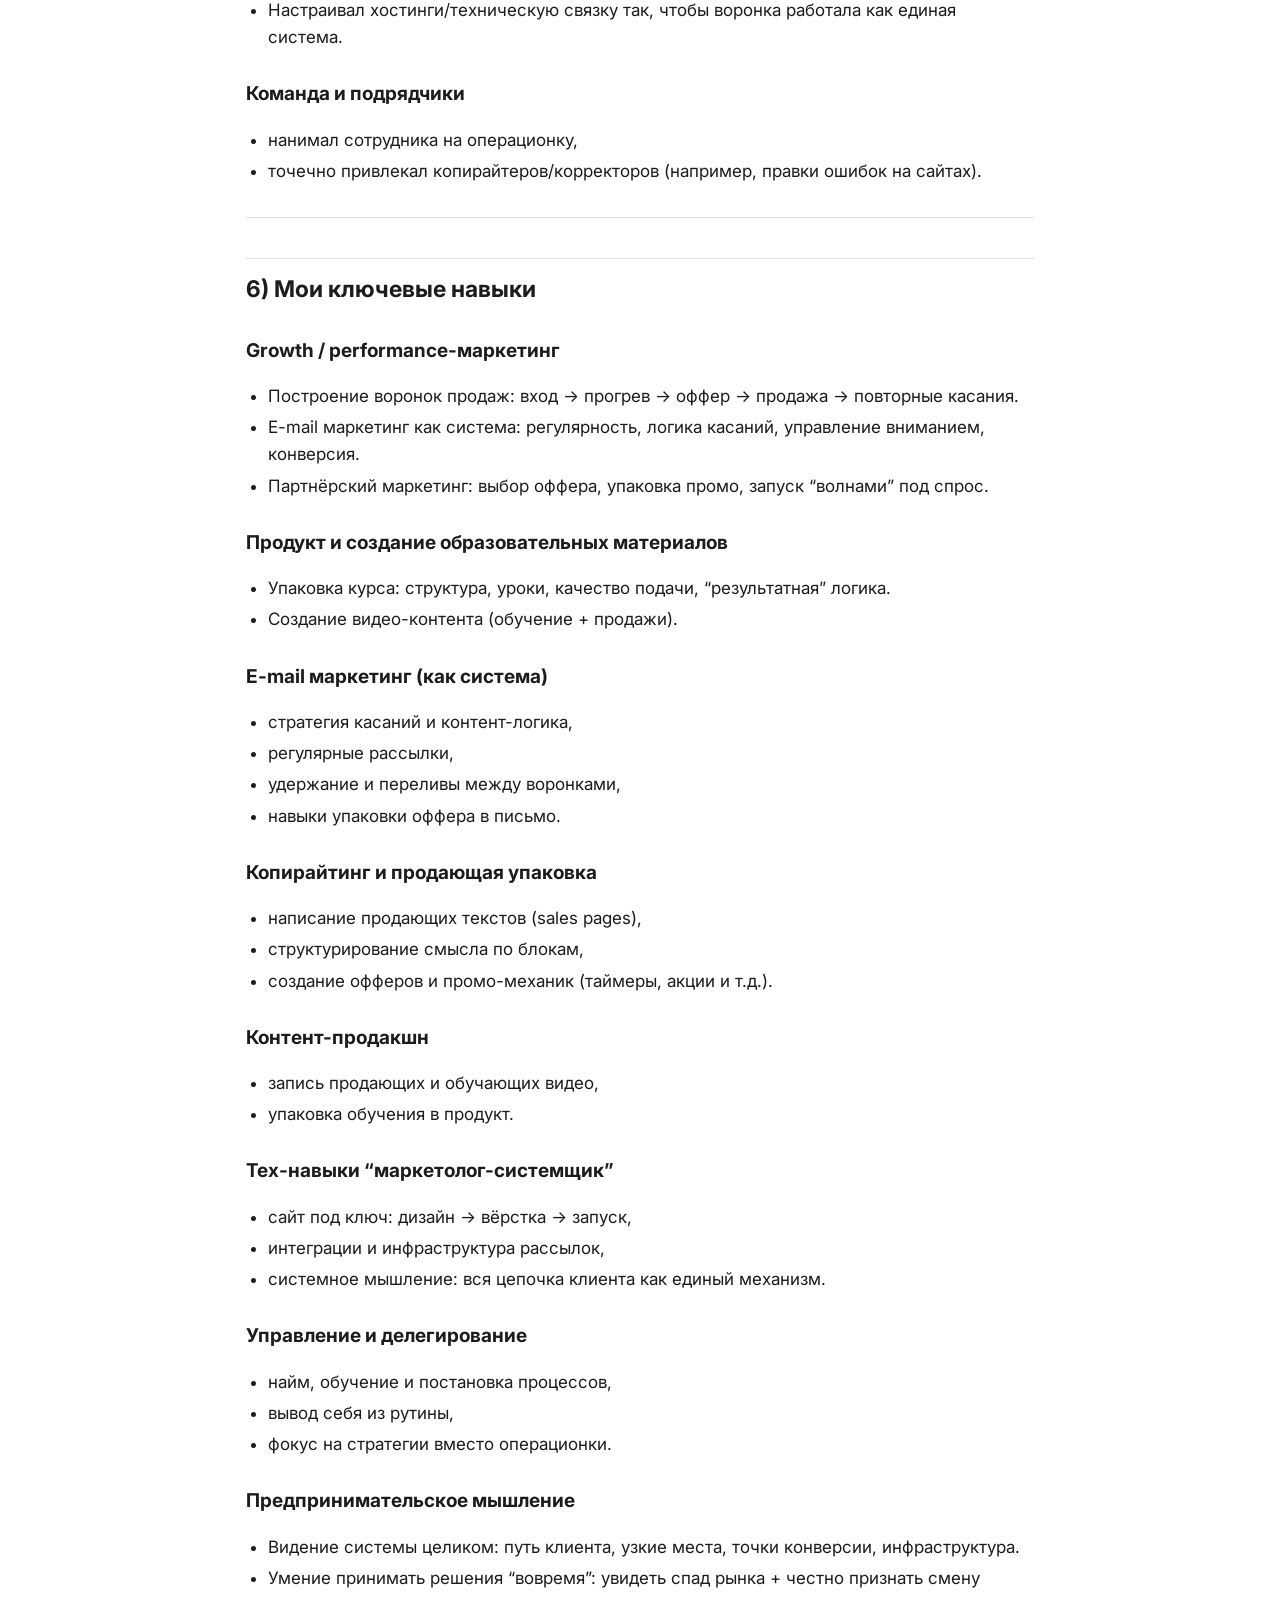
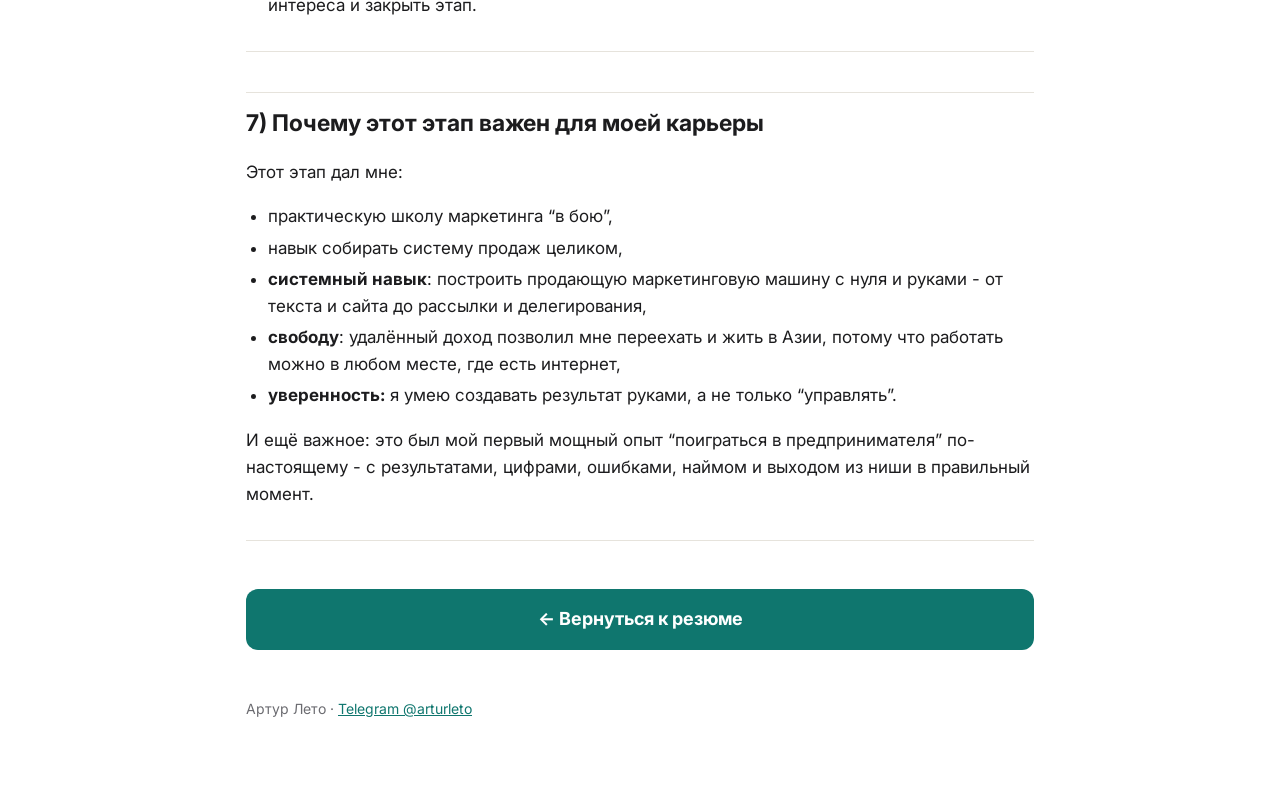
<file: exp/infobiz.html>
<!doctype html>
<html lang="ru"><head><meta charset="utf-8">
<meta name="viewport" content="width=device-width,initial-scale=1">
<meta name="robots" content="noindex,nofollow">
<title>Инфобизнес и партнёрские программы: как я построил систему “под ключ”</title>
<link rel="preconnect" href="https://fonts.googleapis.com">
<link href="https://fonts.googleapis.com/css2?family=Inter:wght@400;600;700&display=swap" rel="stylesheet">
<link rel="stylesheet" href="../style.css">
</head><body><div class="wrap">
<a class="back" href="../index.html">← Вернуться к резюме</a>
<h1>Инфобизнес и партнёрские программы: как я построил систему “под ключ”</h1>
<p class="role">2015 - 2020 (5 лет 3 месяца)</p>
<p><strong>Сентябрь 2015 года - конец 2020 года</strong></p>
<p>Мой Блог на WordPress -  <a target="_blank" rel="noopener" href="https://arturleto.ru/">https://arturleto.ru/</a> </p>
<h2>1) Отправная точка: зачем я вообще вошёл в эту нишу</h2>
<p>Я пришёл в инфобизнес не “поиграться в маркетинг”, а чтобы построить удалённый источник дохода, который даст свободу: работать из любого места, не быть привязанным к офису и со временем переехать в Азию.</p>
<p>Параллельно это был мой первый мощный предпринимательский полигон: я учился не теорией, а практикой - делал, измерял, улучшал и снова делал.</p>
<h2>2) Партнёрство: как мы работали и почему это было эффективно</h2>
<p>Я вошёл в историю вместе с партнёром, который был моим другом: мы дружили, жили вместе, затем делали проекты вместе и путешествовали по Азии. В 2018 году наши пути разошлись и я еще 2 года вел инфобизнес сам. </p>
<div class="yt"><iframe src="https://www.youtube.com/embed/Jh3c63xQbyM" title="YouTube" allow="accelerometer; autoplay; clipboard-write; encrypted-media; gyroscope; picture-in-picture" allowfullscreen loading="lazy" referrerpolicy="strict-origin-when-cross-origin"></iframe></div>
<p>30 декабря 2015 года - Вьетнам -  Мы заработали перед новым годом 500 тыс руб за 1,5 месяца</p>
<h3>Наша модель была гибридной:</h3>
<ul>
<li><strong>свои курсы</strong> (как продуктовая линейка),</li>
<li><strong>партнёрские программы</strong> (как основной двигатель дохода).</li>
</ul>
<p>Важная механика: рынок инфопродуктов быстро “съедает” новинки. Поэтому мы работали волнами:</p>
<ul>
<li>появляется новый курс на рынке → я делаю серию рассылок по базе → всплеск продаж;</li>
<li>проходит неделя → спрос насыщается → появляется новая “новинка” → повторяем.</li>
</ul>
<p>Это научило меня жить в реальности цифр: внимание аудитории, окна спроса и скорость запуска решают всё.</p>
<h2>3) Цифры и факты (коротко и максимально конкретно)</h2>
<h3>Аудитория</h3>
<ul>
<li><strong>10 000-11 000</strong> e-mail подписчиков <strong>суммарно</strong> по проектам.</li>
<li>Максимум в одной базе: <strong>~7 000</strong> подписчиков.</li>
</ul>
<h3>Продукты</h3>
<ul>
<li><strong>4 курса</strong>:<ul>
<li><strong>3 курса</strong> - в партнёрстве (массовые, низкий чек 700-900 руб).</li>
<li><strong>4-й курс</strong> - я сделал <strong>самостоятельно</strong> (выше чек - 10 000 руб, глубже поддержка).</li>
</ul>
</li>
</ul>
<h3>Инфраструктура</h3>
<ul>
<li><strong>4 продающих сайта</strong> (sales pages).</li>
<li>Десятки подписных страниц (лендинги под разные входы).</li>
<li>Единая система: лендинг → подписка → прогрев → продажа → удержание/перевод в другую воронку.</li>
</ul>
<h3>E-mail маркетинг</h3>
<ul>
<li>Написано <strong>не меньше 1000 писем лично</strong> (оценка консервативная).</li>
<li>В периоды активности уходило <strong>2-5 писем в день</strong>:<ul>
<li>“смысловые” письма (контент/доверие/логика),</li>
<li>“кликабельные” письма (под открытие, переход по ссылке, действие).</li>
</ul>
</li>
</ul>
<h3>Деньги</h3>
<ul>
<li>“Разгон” в самом начале: <strong>за 1.5 месяца к Новому году - 450 000 ₽ чистыми</strong>.</li>
<li>Пик чистого дохода: <strong>до ~500 000 ₽/мес</strong> (конец 2016 - начало 2017).</li>
<li>Основной доход чаще давали <strong>партнёрские продажи</strong>, а не собственные курсы.</li>
</ul>
<h3>Делегирование и команда</h3>
<ul>
<li>В <strong>2019</strong> я нанял человека примерно на <strong>1 год</strong> за <strong>30 000 ₽/мес</strong>.</li>
<li>Он закрывал:<ul>
<li>остатки техподдержки по курсам (запросов было немного),</li>
<li><strong>ежедневную постановку писем</strong> в рассылку,</li>
<li>операционную работу по рассылкам.</li>
</ul>
</li>
<li>Я его <strong>обучил</strong>:<ul>
<li>как выбирать продукт для продажи,</li>
<li>как писать письма,</li>
<li>как ставить письма в ежедневную рассылку.</li>
</ul>
</li>
</ul>
<p>Также я точечно нанимал:</p>
<ul>
<li><strong>копирайтеров/корректоров</strong> (например, исправление ошибок на сайте).</li>
</ul>
<h3>Платформа</h3>
<ul>
<li>Первые 3 курса продавались на <strong>Glopart</strong> (закрыт с 1.12.2024)</li>
<li>Мы долго удерживали статус <strong>топ-партнёра</strong> на этой платформе.</li>
</ul>
<h3>Площадки</h3>
<ul>
<li><strong>Вел WordPress-блог</strong> и <strong>группа ВК</strong> после расхождения с партнером</li>
</ul>
<h2>4) Хронология: что было запущено и как развивалось</h2>
<h3>Этап A - первые 3 курса (в партнёрстве)</h3>
<ul>
<li>Запущено <strong>3 курса</strong> вместе с партнёром.</li>
<li>Это были <strong>массовые продукты с низким чеком</strong>:<ul>
<li>цена у первых курсов - <strong>700</strong> - <strong>1 500 ₽</strong>,</li>
<li>поддержка - в основном <strong>письменно в чатах</strong>, без созвонов.</li>
</ul>
</li>
</ul>
<p>Цель: максимальный охват, быстрые продажи, масштаб через базу и рассылки</p>
<h3>Август 2015 - старт и быстрый разгон (первые 1-5 месяца)</h3>
<p>Я быстро вошёл в практику: тесты офферов, сбор базы, первые продажи. Создание первого курса. Уже на старте мы показали сильный результат: <strong>450 000 ₽ чистыми за 1.5 месяца к Новому году</strong>.</p>
<p>Ключевой вывод из этого периода: побеждает тот, кто быстрее собирает систему “трафик → база → продажи”, а не тот, кто дольше “готовится”.</p>
<h3>2016 - масштабирование: база, сайты, регулярные запуски, партнёрки, запуск второго курса.</h3>
<p>Это период, когда я максимально прокачал навык создания продающих систем и начал строить устойчивую инфраструктуру.</p>
<p>Мы начали глубже работать с удержанием:</p>
<ul>
<li>связки воронок,</li>
<li>перелив подписчиков из одной рассылки в другую,</li>
<li>механики “если отписался - предложить альтернативный вход”, чтобы не терять контакт навсегда.</li>
</ul>
<h3>Конец 2016 - начало 2017 - запуск третьего курса и пик дохода</h3>
<p>В этот момент система работала наиболее мощно: база + продающие сайты + рассылки + партнёрские запуски давали максимальный финансовый результат (до ~500k ₽/мес чистого дохода).</p>
<h3>Этап B -  расхождение с партнером -  4-й курс</h3>
<p>После расхождения с партнёром я сделал <strong>4-й курс самостоятельно</strong> - по той же теме (заработок на партнёрских программах), но уже с другим позиционированием:</p>
<ul>
<li><strong>выше цена</strong> и глубже поддержка;</li>
<li>стоимость <strong>10 000 ₽</strong>;</li>
<li>я был готов подключать <strong>голосовую поддержку и созвоны</strong>, хотя сами видео в курсе были настолько подробные, что поддержка требовалась минимально.</li>
</ul>
<p>Продукт “не залетел” так же мощно, как массовые запуски, но это был важный шаг в сторону качества и ответственности за результат клиента.</p>
<p>В это же время, <strong>2018 год</strong> я нанял человека за <strong>30 000 ₽/мес</strong> на все текучие процессы (выбор товаров для продажи - рассылки- техподдержка), а сам работал над своим стратегическим дальнейшим развитием и наслаждался жизнью в Тайланде и Бали. </p>
<h3>Этап C -  спад рынка и мой выход</h3>
<p>К концу <strong>2019</strong> я увидел, что рынок заметно проседает:</p>
<ul>
<li>по статистике на платформе у топ партнёров продажи упали в разы (условно: было ~100 продаж в неделю → стало ~10).</li>
<li>падала покупательская способность и интерес к офферам.</li>
</ul>
<p>На этом фоне у меня созрело решение:</p>
<ul>
<li>я не стал “дожимать” нишу,</li>
<li>за ~5 лет я <strong>перегорел к нише “заработок/партнёрки”</strong> и захотел сменить направление - душа уже не лежала,</li>
<li>и мне хотелось кардинальной смены сферы. Уже тогда я начал делать первые шаги в МЛМ.</li>
</ul>
<p>Примерно в <strong>2019</strong> ещё “что-то работало”, а к <strong>2020</strong> я уже почти полностью отошёл от инфобизнеса.</p>
<h2>5) Что я делал полностью своими руками (без нейросетей, “с нуля”)</h2>
<h3>Продающие сайты (моя самая сильная точка роста)</h3>
<p>Моя главная точка роста того времени - <strong>создание продающих сайтов и продающих смыслов</strong>.</p>
<p>Я очень быстро и глубоко прокачался в симбиозе трёх вещей:</p>
<ol>
<li><strong>продающий текст (копирайтинг)</strong></li>
<li><strong>дизайн и структура блоков</strong></li>
<li><strong>продающее видео и донесение смысла</strong></li>
</ol>
<p>Сайты были настолько убедительными, что люди спрашивали:</p>
<p>“Вы у кого заказывали сайт?” - хотя я делал всё сам.</p>
<p>Что именно делал:</p>
<ul>
<li>сам писал тексты продажников (структура, смысловые блоки, офферы),</li>
<li>сам делал дизайн,</li>
<li>сам верстал и запускал сайты,</li>
<li>сам снимал/записывал видео под продажи.</li>
</ul>
<h3>Контент и видео</h3>
<ul>
<li><strong>Сам записывал видео</strong> для сайтов и курсов.</li>
<li>Полностью делал упаковку и структуру контента.</li>
</ul>
<h3>E-mail маркетинг и удержание</h3>
<ul>
<li>писал письма лично (2-5 в день в активные периоды),</li>
<li>строил автоворонки и регулярные рассылки,</li>
<li>
<p>удерживал аудиторию “сеткой” воронок:</p>
<p>отписка от одной → предложение другой → перелив → удержание.</p>
</li>
</ul>
<h3>Инструменты и техчасть</h3>
<ul>
<li>работал с сервисами рассылки (в т.ч. пережили закрытие SmartResponder),</li>
<li>использовал разные решения (Goodly, GetResponse и др.),</li>
<li>был опыт установки <strong>собственного движка рассылки на хостинг</strong>,</li>
<li>настраивал связку “сайт ↔ формы ↔ рассылка ↔ продажа”.</li>
<li>Настраивал хостинги/техническую связку так, чтобы воронка работала как единая система.</li>
</ul>
<h3>Команда и подрядчики</h3>
<ul>
<li>нанимал сотрудника на операционку,</li>
<li>точечно привлекал копирайтеров/корректоров (например, правки ошибок на сайтах).</li>
</ul>
<hr />
<h2>6) Мои ключевые навыки</h2>
<h3>Growth / performance-маркетинг</h3>
<ul>
<li>Построение воронок продаж: вход → прогрев → оффер → продажа → повторные касания.</li>
<li>E-mail маркетинг как система: регулярность, логика касаний, управление вниманием, конверсия.</li>
<li>Партнёрский маркетинг: выбор оффера, упаковка промо, запуск “волнами” под спрос.</li>
</ul>
<h3>Продукт и создание образовательных материалов</h3>
<ul>
<li>Упаковка курса: структура, уроки, качество подачи, “результатная” логика.</li>
<li>Создание видео-контента (обучение + продажи).</li>
</ul>
<h3>E-mail маркетинг (как система)</h3>
<ul>
<li>стратегия касаний и контент-логика,</li>
<li>регулярные рассылки,</li>
<li>удержание и переливы между воронками,</li>
<li>навыки упаковки оффера в письмо.</li>
</ul>
<h3>Копирайтинг и продающая упаковка</h3>
<ul>
<li>написание продающих текстов (sales pages),</li>
<li>структурирование смысла по блокам,</li>
<li>создание офферов и промо-механик (таймеры, акции и т.д.).</li>
</ul>
<h3>Контент-продакшн</h3>
<ul>
<li>запись продающих и обучающих видео,</li>
<li>упаковка обучения в продукт.</li>
</ul>
<h3>Тех-навыки “маркетолог-системщик”</h3>
<ul>
<li>сайт под ключ: дизайн → вёрстка → запуск,</li>
<li>интеграции и инфраструктура рассылок,</li>
<li>системное мышление: вся цепочка клиента как единый механизм.</li>
</ul>
<h3>Управление и делегирование</h3>
<ul>
<li>найм, обучение и постановка процессов,</li>
<li>вывод себя из рутины,</li>
<li>фокус на стратегии вместо операционки.</li>
</ul>
<h3>Предпринимательское мышление</h3>
<ul>
<li>Видение системы целиком: путь клиента, узкие места, точки конверсии, инфраструктура.</li>
<li>Умение принимать решения “вовремя”: увидеть спад рынка + честно признать смену интереса и закрыть этап.</li>
</ul>
<hr />
<h2>7) Почему этот этап важен для моей карьеры</h2>
<p>Этот этап дал мне:</p>
<ul>
<li>практическую школу маркетинга “в бою”,</li>
<li>навык собирать систему продаж целиком,</li>
<li><strong>системный навык</strong>: построить продающую маркетинговую машину с нуля и руками - от текста и сайта до рассылки и делегирования,</li>
<li><strong>свободу</strong>: удалённый доход позволил мне переехать и жить в Азии, потому что работать можно в любом месте, где есть интернет,</li>
<li><strong>уверенность:</strong> я умею создавать результат руками, а не только “управлять”.</li>
</ul>
<p>И ещё важное: это был мой первый мощный опыт “поиграться в предпринимателя” по-настоящему - с результатами, цифрами, ошибками, наймом и выходом из ниши в правильный момент.</p>
<hr />
<a class="btn-big" href="../index.html">← Вернуться к резюме</a>

<footer>Артур Лето · <a href="https://t.me/arturleto" target="_blank" rel="noopener">Telegram @arturleto</a></footer>
</div></body></html>
</file>
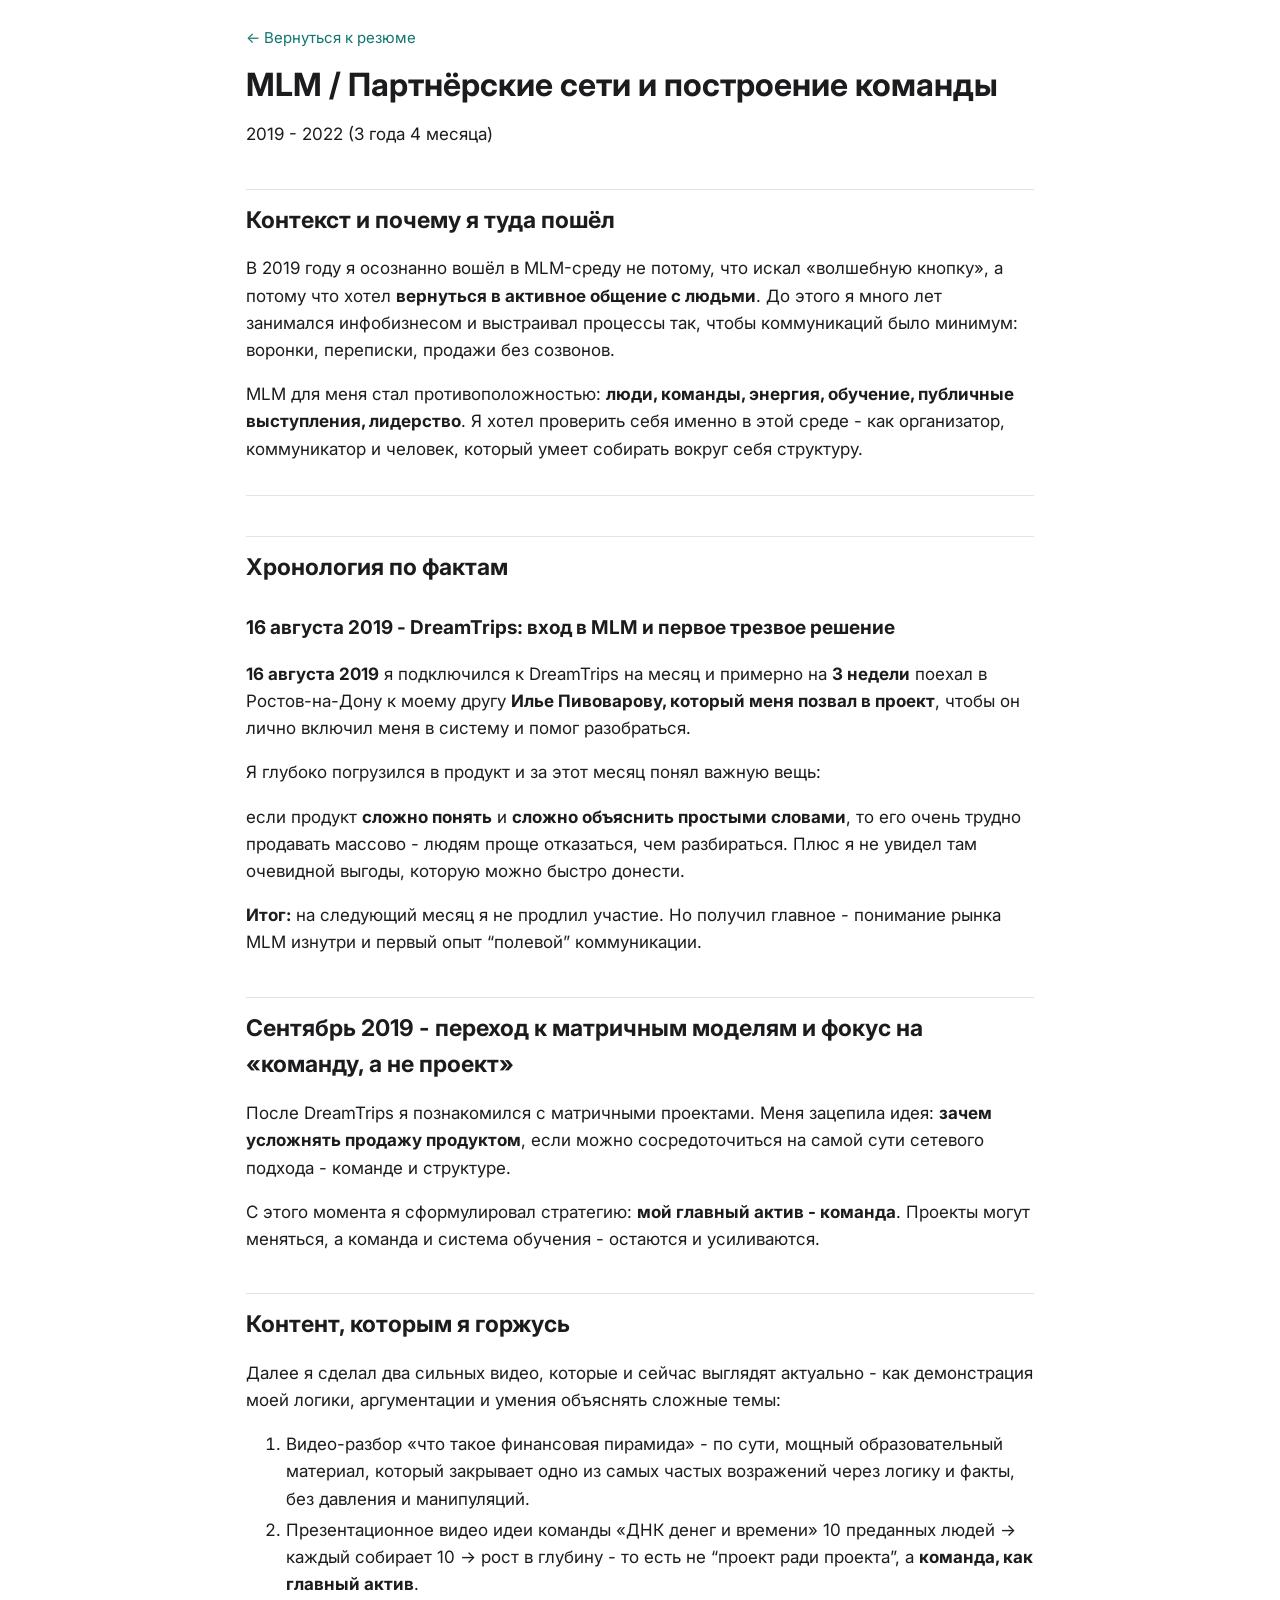
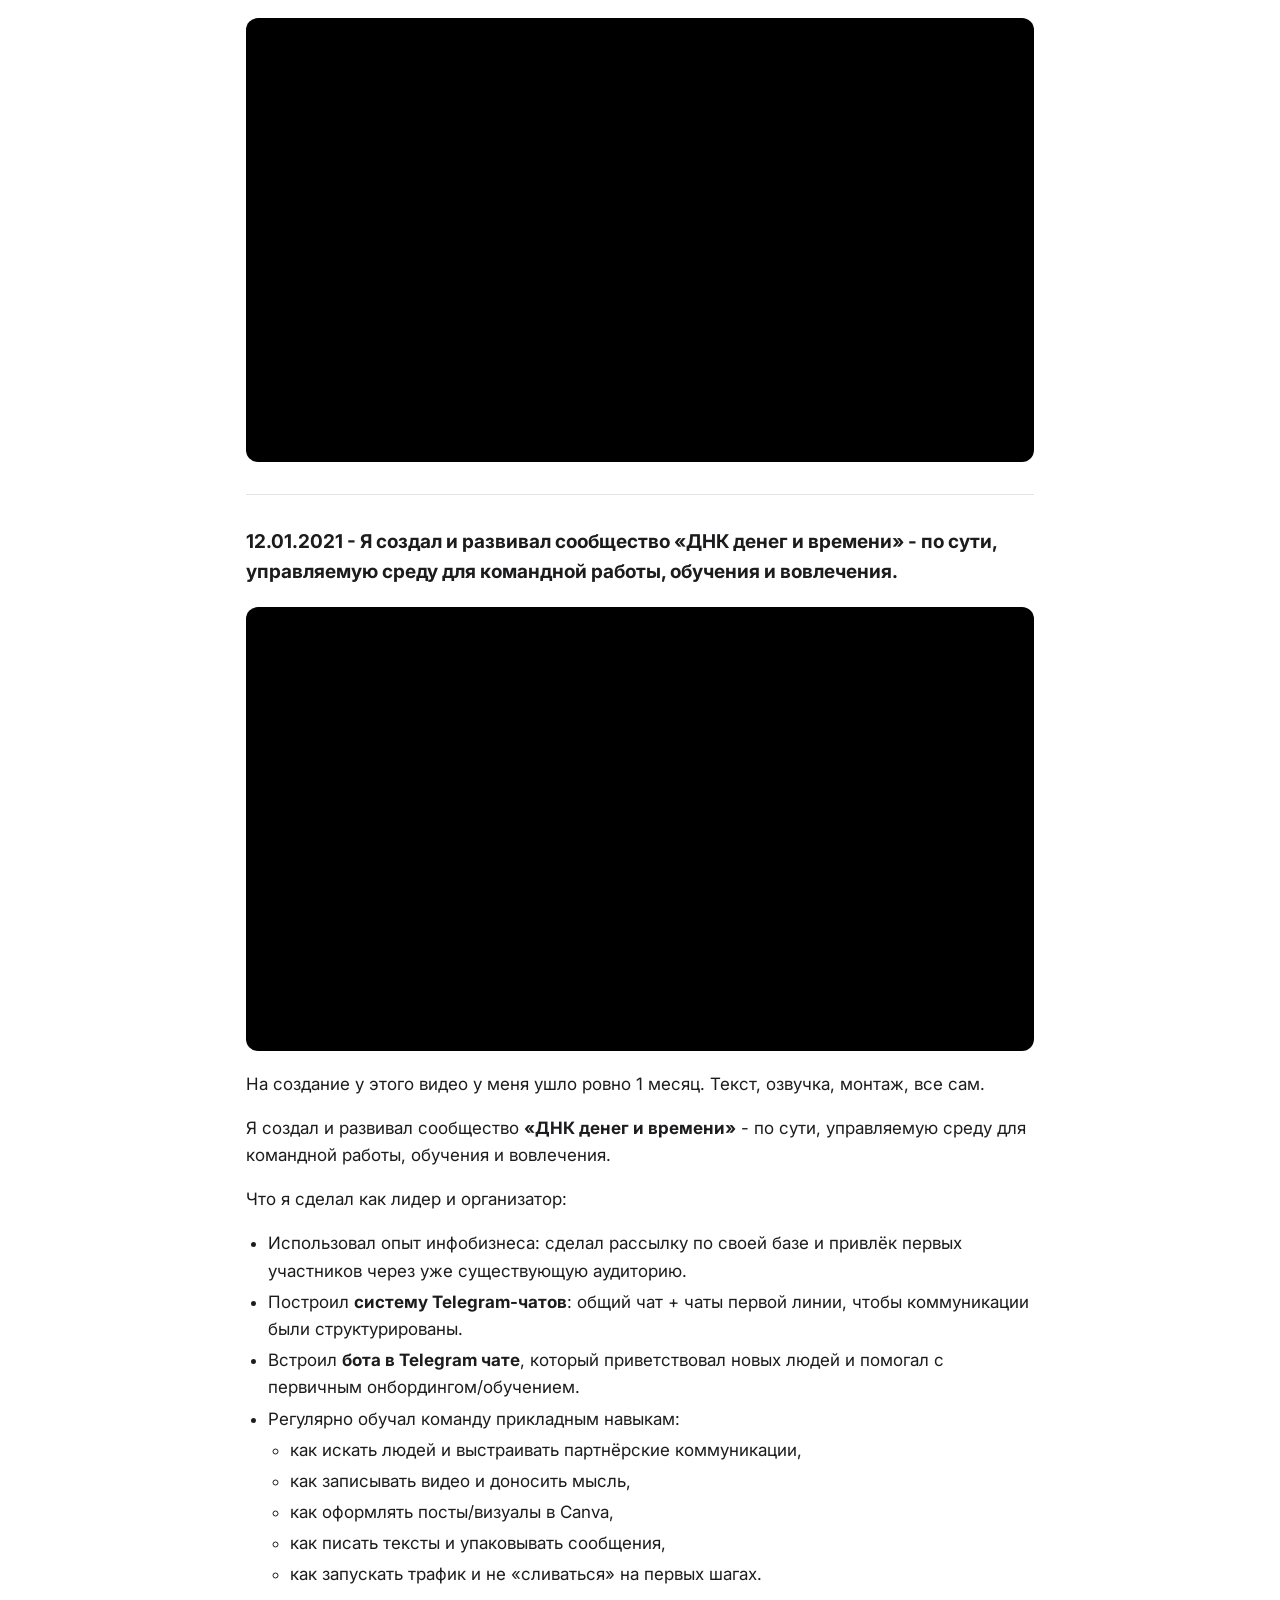
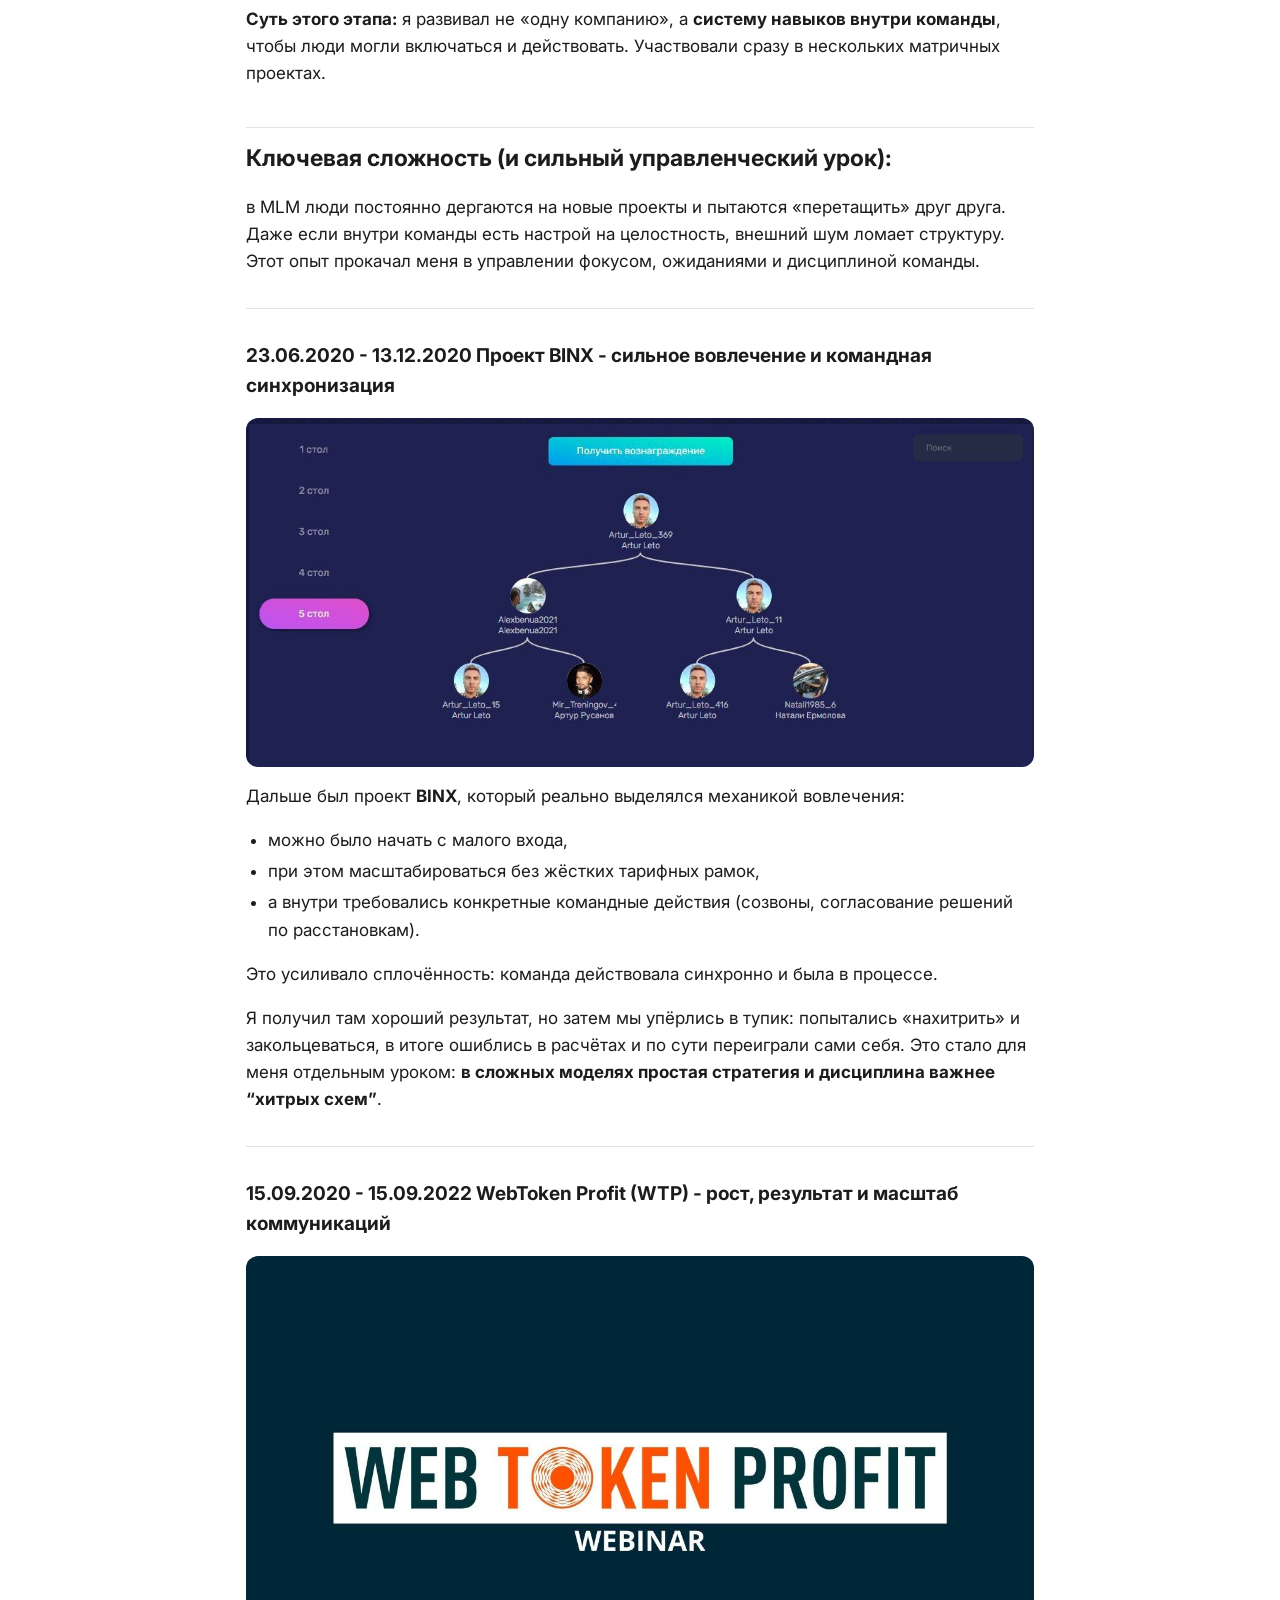
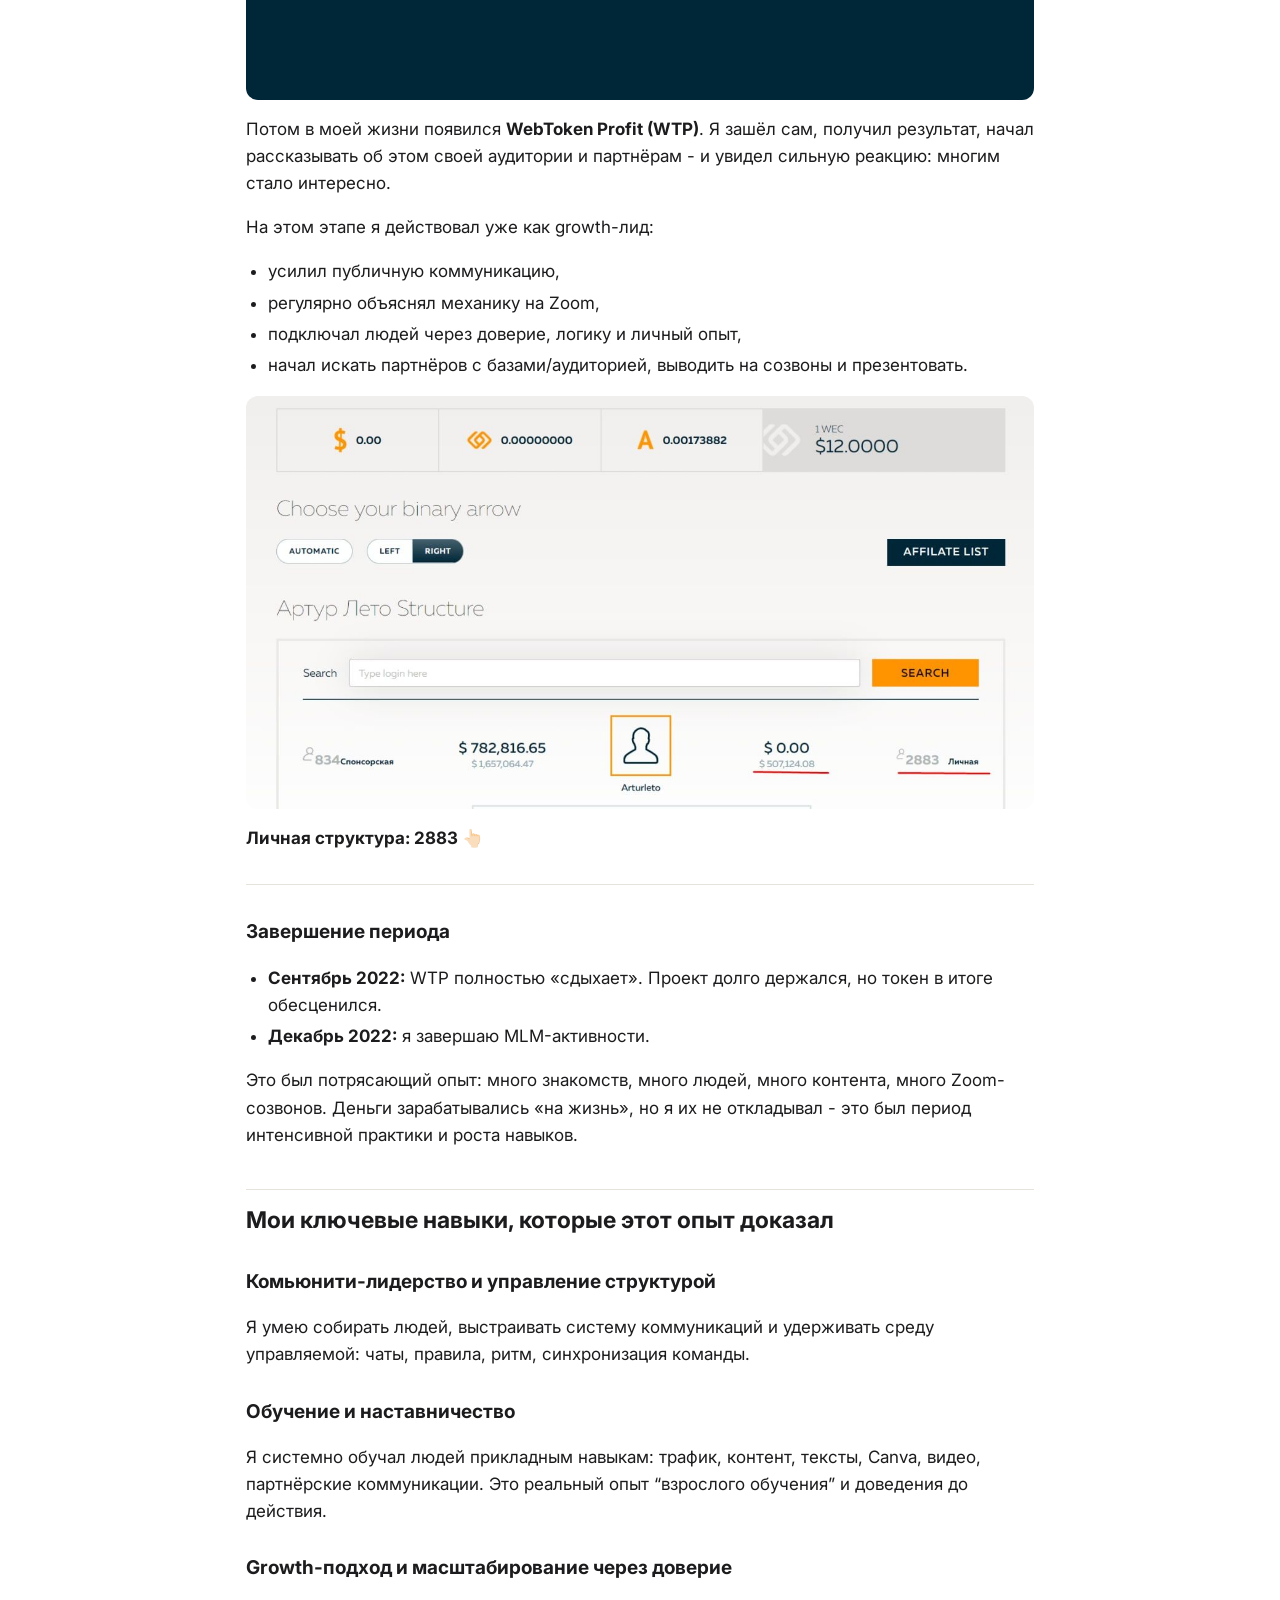
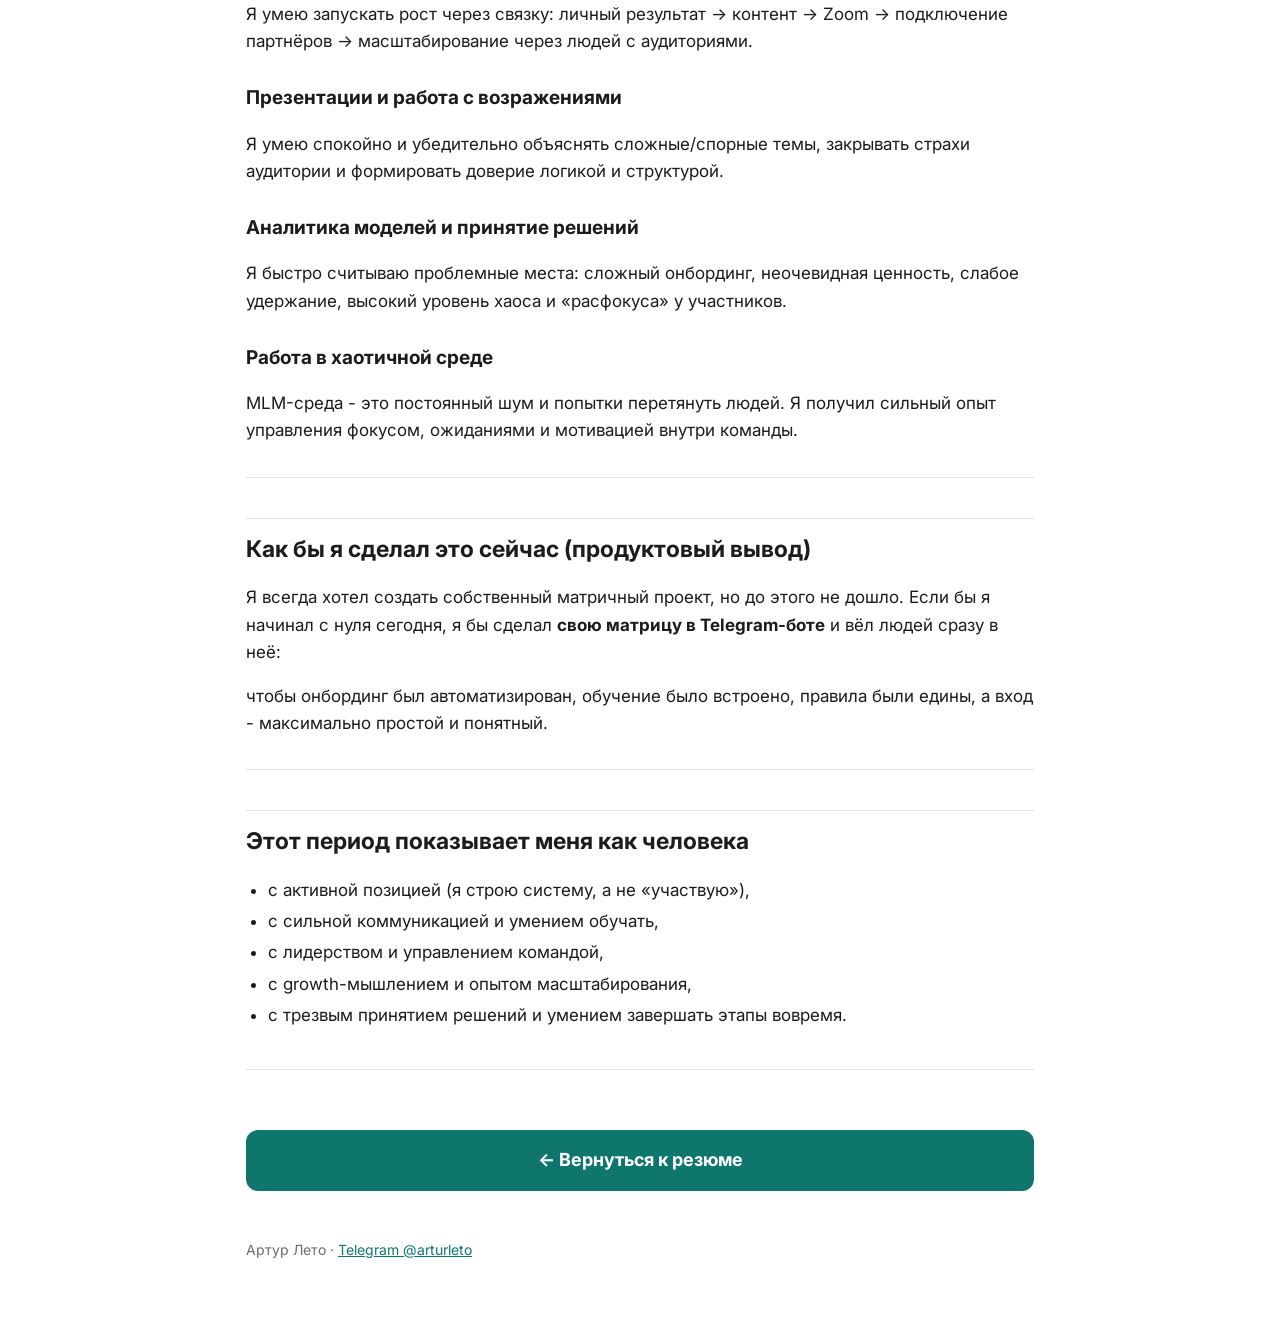
<file: exp/mlm.html>
<!doctype html>
<html lang="ru"><head><meta charset="utf-8">
<meta name="viewport" content="width=device-width,initial-scale=1">
<meta name="robots" content="noindex,nofollow">
<title>MLM / Партнёрские сети и построение команды</title>
<link rel="preconnect" href="https://fonts.googleapis.com">
<link href="https://fonts.googleapis.com/css2?family=Inter:wght@400;600;700&display=swap" rel="stylesheet">
<link rel="stylesheet" href="../style.css">
</head><body><div class="wrap">
<a class="back" href="../index.html">← Вернуться к резюме</a>
<h1>MLM / Партнёрские сети и построение команды</h1>
<p class="role">2019 - 2022 (3 года 4 месяца)</p>
<h2>Контекст и почему я туда пошёл</h2>
<p>В 2019 году я осознанно вошёл в MLM-среду не потому, что искал «волшебную кнопку», а потому что хотел <strong>вернуться в активное общение с людьми</strong>. До этого я много лет занимался инфобизнесом и выстраивал процессы так, чтобы коммуникаций было минимум: воронки, переписки, продажи без созвонов.</p>
<p>MLM для меня стал противоположностью: <strong>люди, команды, энергия, обучение, публичные выступления, лидерство</strong>. Я хотел проверить себя именно в этой среде - как организатор, коммуникатор и человек, который умеет собирать вокруг себя структуру.</p>
<hr />
<h2>Хронология по фактам</h2>
<h3>16 августа 2019 - DreamTrips: вход в MLM и первое трезвое решение</h3>
<p><strong>16 августа 2019</strong> я подключился к DreamTrips на месяц и примерно на <strong>3 недели</strong> поехал в Ростов-на-Дону к моему другу <strong>Илье Пивоварову, который меня позвал в проект</strong>, чтобы он лично включил меня в систему и помог разобраться.</p>
<p>Я глубоко погрузился в продукт и за этот месяц понял важную вещь:</p>
<p>если продукт <strong>сложно понять</strong> и <strong>сложно объяснить простыми словами</strong>, то его очень трудно продавать массово - людям проще отказаться, чем разбираться. Плюс я не увидел там очевидной выгоды, которую можно быстро донести.</p>
<p><strong>Итог:</strong> на следующий месяц я не продлил участие. Но получил главное - понимание рынка MLM изнутри и первый опыт “полевой” коммуникации.</p>
<h2>Сентябрь 2019 - переход к матричным моделям и фокус на «команду, а не проект»</h2>
<p>После DreamTrips я познакомился с матричными проектами. Меня зацепила идея: <strong>зачем усложнять продажу продуктом</strong>, если можно сосредоточиться на самой сути сетевого подхода - команде и структуре.</p>
<p>С этого момента я сформулировал стратегию: <strong>мой главный актив - команда</strong>. Проекты могут меняться, а команда и система обучения - остаются и усиливаются.</p>
<h2>Контент, которым я горжусь</h2>
<p>Далее я сделал два сильных видео, которые и сейчас выглядят актуально - как демонстрация моей логики, аргументации и умения объяснять сложные темы:</p>
<ol>
<li>Видео-разбор «что такое финансовая пирамида» - по сути, мощный образовательный материал, который закрывает одно из самых частых возражений через логику и факты, без давления и манипуляций.</li>
<li>Презентационное видео идеи команды «ДНК денег и времени» 
10 преданных людей → каждый собирает 10 → рост в глубину - то есть не “проект ради проекта”, а <strong>команда, как главный актив</strong>.</li>
</ol>
<div class="yt"><iframe src="https://www.youtube.com/embed/H9VLUzsXmVA" title="YouTube" allow="accelerometer; autoplay; clipboard-write; encrypted-media; gyroscope; picture-in-picture" allowfullscreen loading="lazy" referrerpolicy="strict-origin-when-cross-origin"></iframe></div>
<hr />
<h3>12.01.2021 - Я создал и развивал сообщество <strong>«ДНК денег и времени»</strong> - по сути, управляемую среду для командной работы, обучения и вовлечения.</h3>
<div class="yt"><iframe src="https://www.youtube.com/embed/chekyfAZCs8" title="YouTube" allow="accelerometer; autoplay; clipboard-write; encrypted-media; gyroscope; picture-in-picture" allowfullscreen loading="lazy" referrerpolicy="strict-origin-when-cross-origin"></iframe></div>
<p>На создание у этого видео у меня ушло ровно 1 месяц. Текст, озвучка, монтаж, все сам. </p>
<p>Я создал и развивал сообщество <strong>«ДНК денег и времени»</strong> - по сути, управляемую среду для командной работы, обучения и вовлечения.</p>
<p>Что я сделал как лидер и организатор:</p>
<ul>
<li>Использовал опыт инфобизнеса: сделал рассылку по своей базе и привлёк первых участников через уже существующую аудиторию.</li>
<li>Построил <strong>систему Telegram-чатов</strong>: общий чат + чаты первой линии, чтобы коммуникации были структурированы.</li>
<li>Встроил <strong>бота в Telegram чате</strong>, который приветствовал новых людей и помогал с первичным онбордингом/обучением.</li>
<li>Регулярно обучал команду прикладным навыкам:<ul>
<li>как искать людей и выстраивать партнёрские коммуникации,</li>
<li>как записывать видео и доносить мысль,</li>
<li>как оформлять посты/визуалы в Canva,</li>
<li>как писать тексты и упаковывать сообщения,</li>
<li>как запускать трафик и не «сливаться» на первых шагах.</li>
</ul>
</li>
</ul>
<p><strong>Суть этого этапа:</strong> я развивал не «одну компанию», а <strong>систему навыков внутри команды</strong>, чтобы люди могли включаться и действовать. Участвовали сразу в нескольких матричных проектах. </p>
<h2><strong>Ключевая сложность (и сильный управленческий урок):</strong></h2>
<p>в MLM люди постоянно дергаются на новые проекты и пытаются «перетащить» друг друга. Даже если внутри команды есть настрой на целостность, внешний шум ломает структуру. Этот опыт прокачал меня в управлении фокусом, ожиданиями и дисциплиной команды.</p>
<hr />
<h3>23.06.2020 - 13.12.2020 Проект BINX - сильное вовлечение и командная синхронизация</h3>
<p><a href="../img/mlm/01.jpg" target="_blank"><img alt="" src="../img/mlm/01.jpg" loading="lazy" /></a>
Дальше был проект <strong>BINX</strong>, который реально выделялся механикой вовлечения:</p>
<ul>
<li>можно было начать с малого входа,</li>
<li>при этом масштабироваться без жёстких тарифных рамок,</li>
<li>а внутри требовались конкретные командные действия (созвоны, согласование решений по расстановкам).</li>
</ul>
<p>Это усиливало сплочённость: команда действовала синхронно и была в процессе.</p>
<p>Я получил там хороший результат, но затем мы упёрлись в тупик: попытались «нахитрить» и закольцеваться, в итоге ошиблись в расчётах и по сути переиграли сами себя. Это стало для меня отдельным уроком: <strong>в сложных моделях простая стратегия и дисциплина важнее “хитрых схем”</strong>.</p>
<hr />
<h3>15.09.2020 - 15.09.2022 WebToken Profit (WTP) - рост, результат и масштаб коммуникаций</h3>
<p><a href="../img/mlm/02.jpg" target="_blank"><img alt="" src="../img/mlm/02.jpg" loading="lazy" /></a>
Потом в моей жизни появился <strong>WebToken Profit (WTP)</strong>. Я зашёл сам, получил результат, начал рассказывать об этом своей аудитории и партнёрам - и увидел сильную реакцию: многим стало интересно.</p>
<p>На этом этапе я действовал уже как growth-лид:</p>
<ul>
<li>усилил публичную коммуникацию,</li>
<li>регулярно объяснял механику на Zoom,</li>
<li>подключал людей через доверие, логику и личный опыт,</li>
<li>начал искать партнёров с базами/аудиторией, выводить на созвоны и презентовать.</li>
</ul>
<p><a href="../img/mlm/03.jpg" target="_blank"><img alt="" src="../img/mlm/03.jpg" loading="lazy" /></a>
<strong>Личная структура: 2883 👆🏻</strong></p>
<hr />
<h3>Завершение периода</h3>
<ul>
<li><strong>Сентябрь 2022:</strong> WTP полностью «сдыхает». Проект долго держался, но токен в итоге обесценился.</li>
<li><strong>Декабрь 2022:</strong> я завершаю MLM-активности.</li>
</ul>
<p>Это был потрясающий опыт: много знакомств, много людей, много контента, много Zoom-созвонов. Деньги зарабатывались «на жизнь», но я их не откладывал - это был период интенсивной практики и роста навыков.</p>
<h2>Мои ключевые навыки, которые этот опыт доказал</h2>
<h3>Комьюнити-лидерство и управление структурой</h3>
<p>Я умею собирать людей, выстраивать систему коммуникаций и удерживать среду управляемой: чаты, правила, ритм, синхронизация команды.</p>
<h3>Обучение и наставничество</h3>
<p>Я системно обучал людей прикладным навыкам: трафик, контент, тексты, Canva, видео, партнёрские коммуникации. Это реальный опыт “взрослого обучения” и доведения до действия.</p>
<h3>Growth-подход и масштабирование через доверие</h3>
<p>Я умею запускать рост через связку: личный результат → контент → Zoom → подключение партнёров → масштабирование через людей с аудиториями.</p>
<h3>Презентации и работа с возражениями</h3>
<p>Я умею спокойно и убедительно объяснять сложные/спорные темы, закрывать страхи аудитории и формировать доверие логикой и структурой.</p>
<h3>Аналитика моделей и принятие решений</h3>
<p>Я быстро считываю проблемные места: сложный онбординг, неочевидная ценность, слабое удержание, высокий уровень хаоса и «расфокуса» у участников.</p>
<h3>Работа в хаотичной среде</h3>
<p>MLM-среда - это постоянный шум и попытки перетянуть людей. Я получил сильный опыт управления фокусом, ожиданиями и мотивацией внутри команды.</p>
<hr />
<h2>Как бы я сделал это сейчас (продуктовый вывод)</h2>
<p>Я всегда хотел создать собственный матричный проект, но до этого не дошло. 
Если бы я начинал с нуля сегодня, я бы сделал <strong>свою матрицу в Telegram-боте</strong> и вёл людей сразу в неё:</p>
<p>чтобы онбординг был автоматизирован, обучение было встроено, правила были едины, а вход - максимально простой и понятный.</p>
<hr />
<h2>Этот период показывает меня как человека</h2>
<ul>
<li>с активной позицией (я строю систему, а не «участвую»),</li>
<li>с сильной коммуникацией и умением обучать,</li>
<li>с лидерством и управлением командой,</li>
<li>с growth-мышлением и опытом масштабирования,</li>
<li>с трезвым принятием решений и умением завершать этапы вовремя.</li>
</ul>
<h2></h2>
<a class="btn-big" href="../index.html">← Вернуться к резюме</a>

<footer>Артур Лето · <a href="https://t.me/arturleto" target="_blank" rel="noopener">Telegram @arturleto</a></footer>
</div></body></html>
</file>
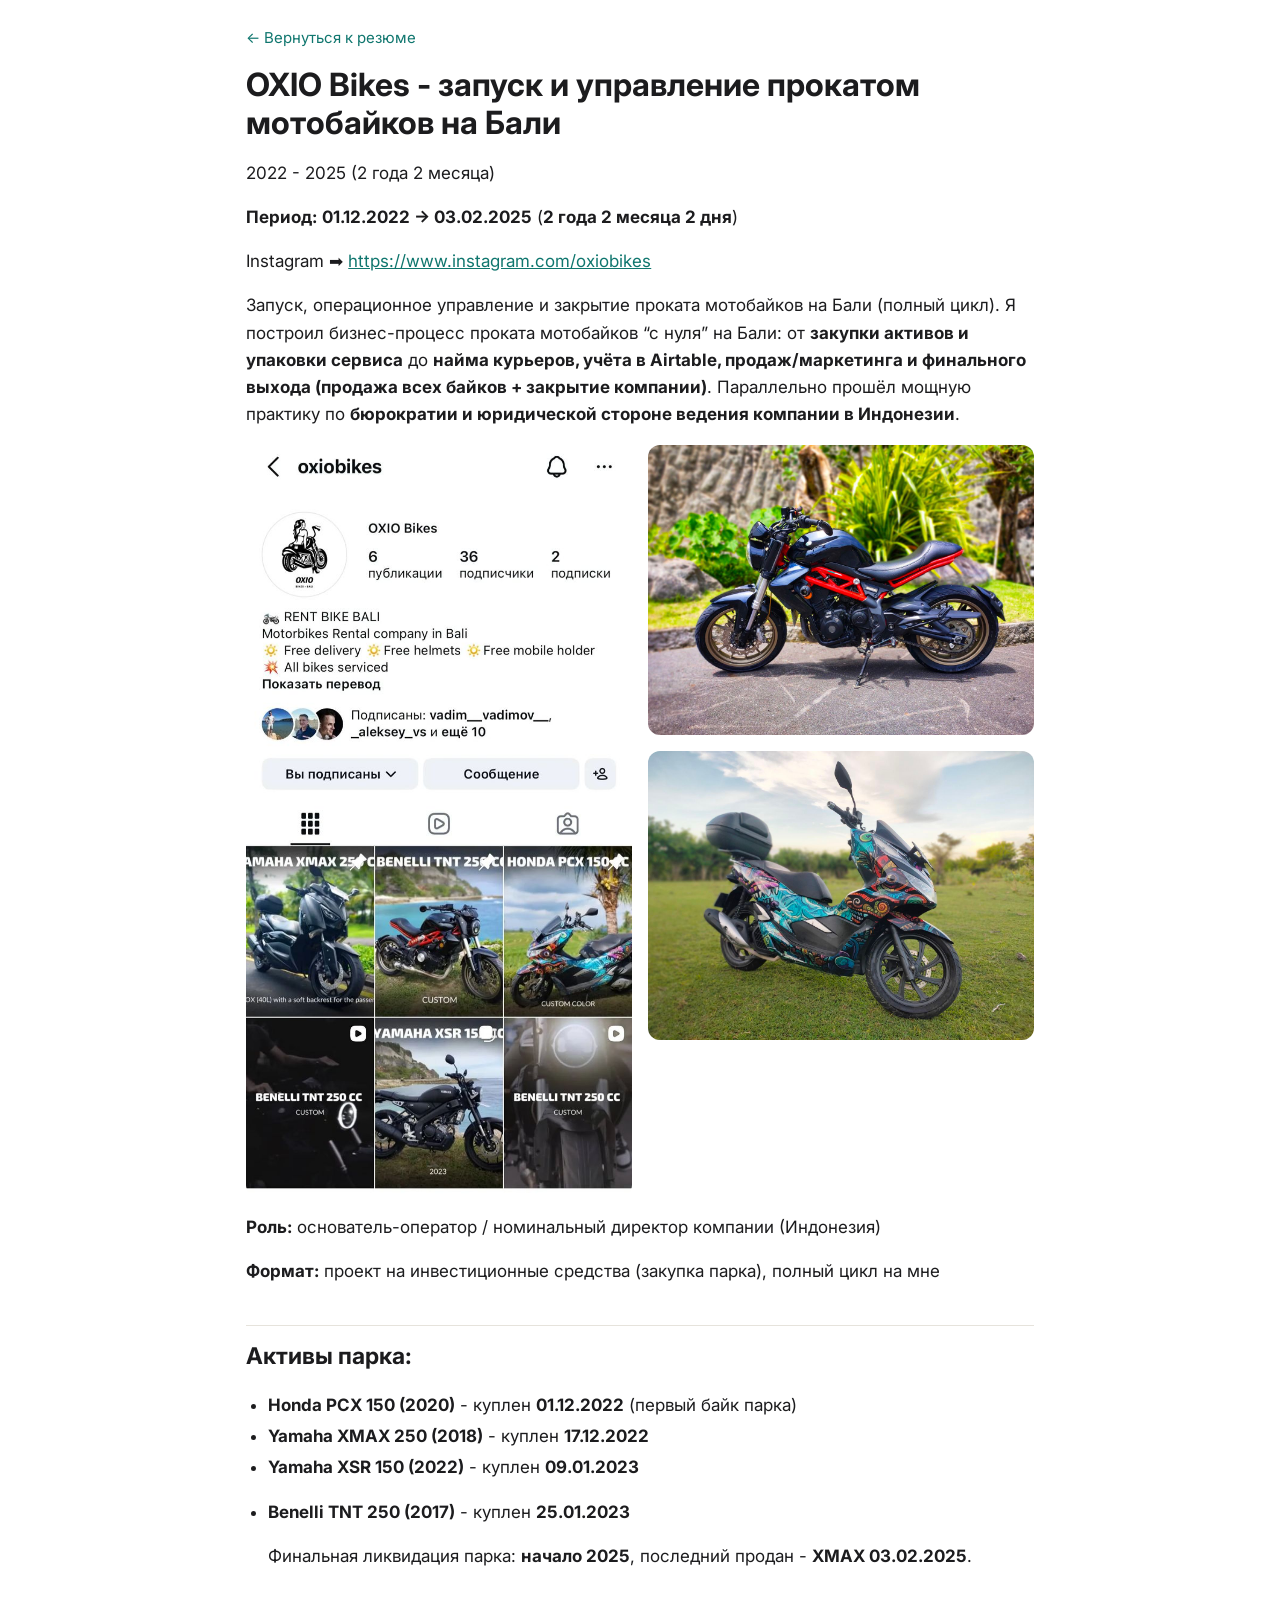
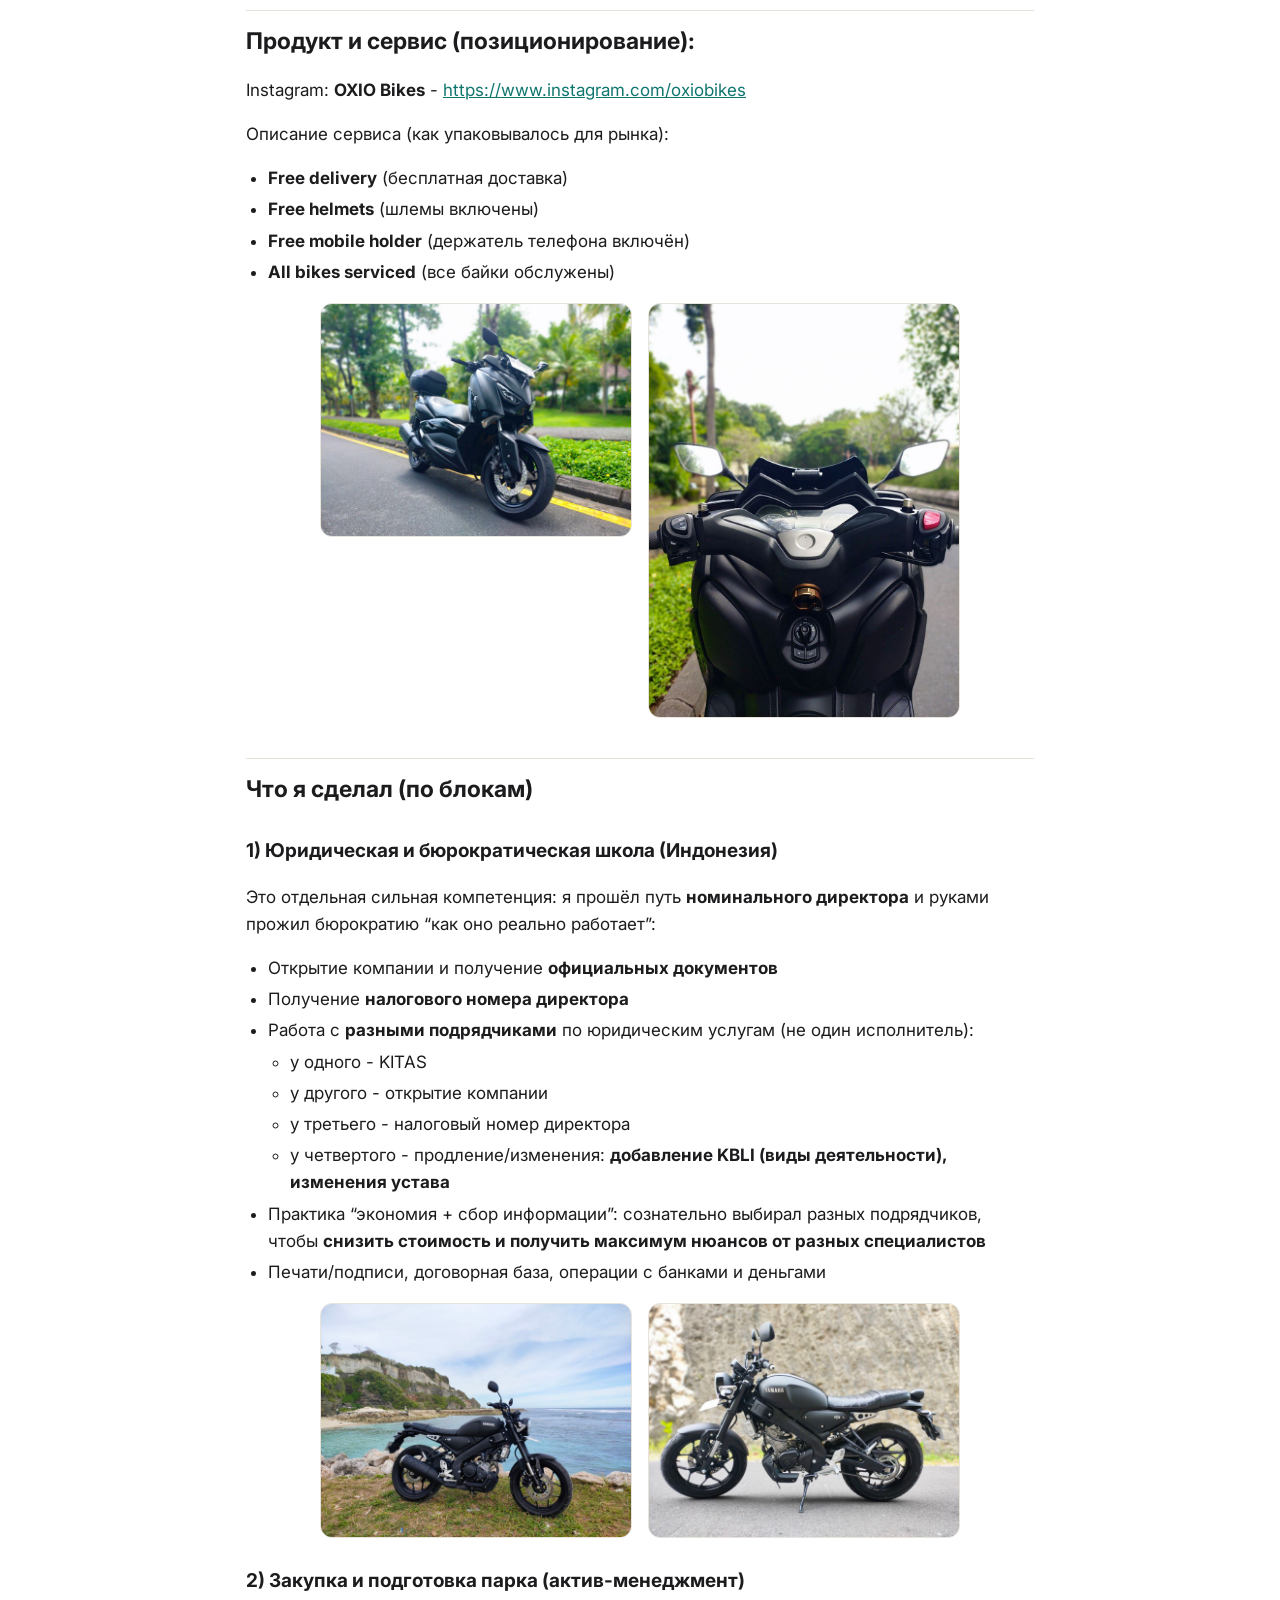
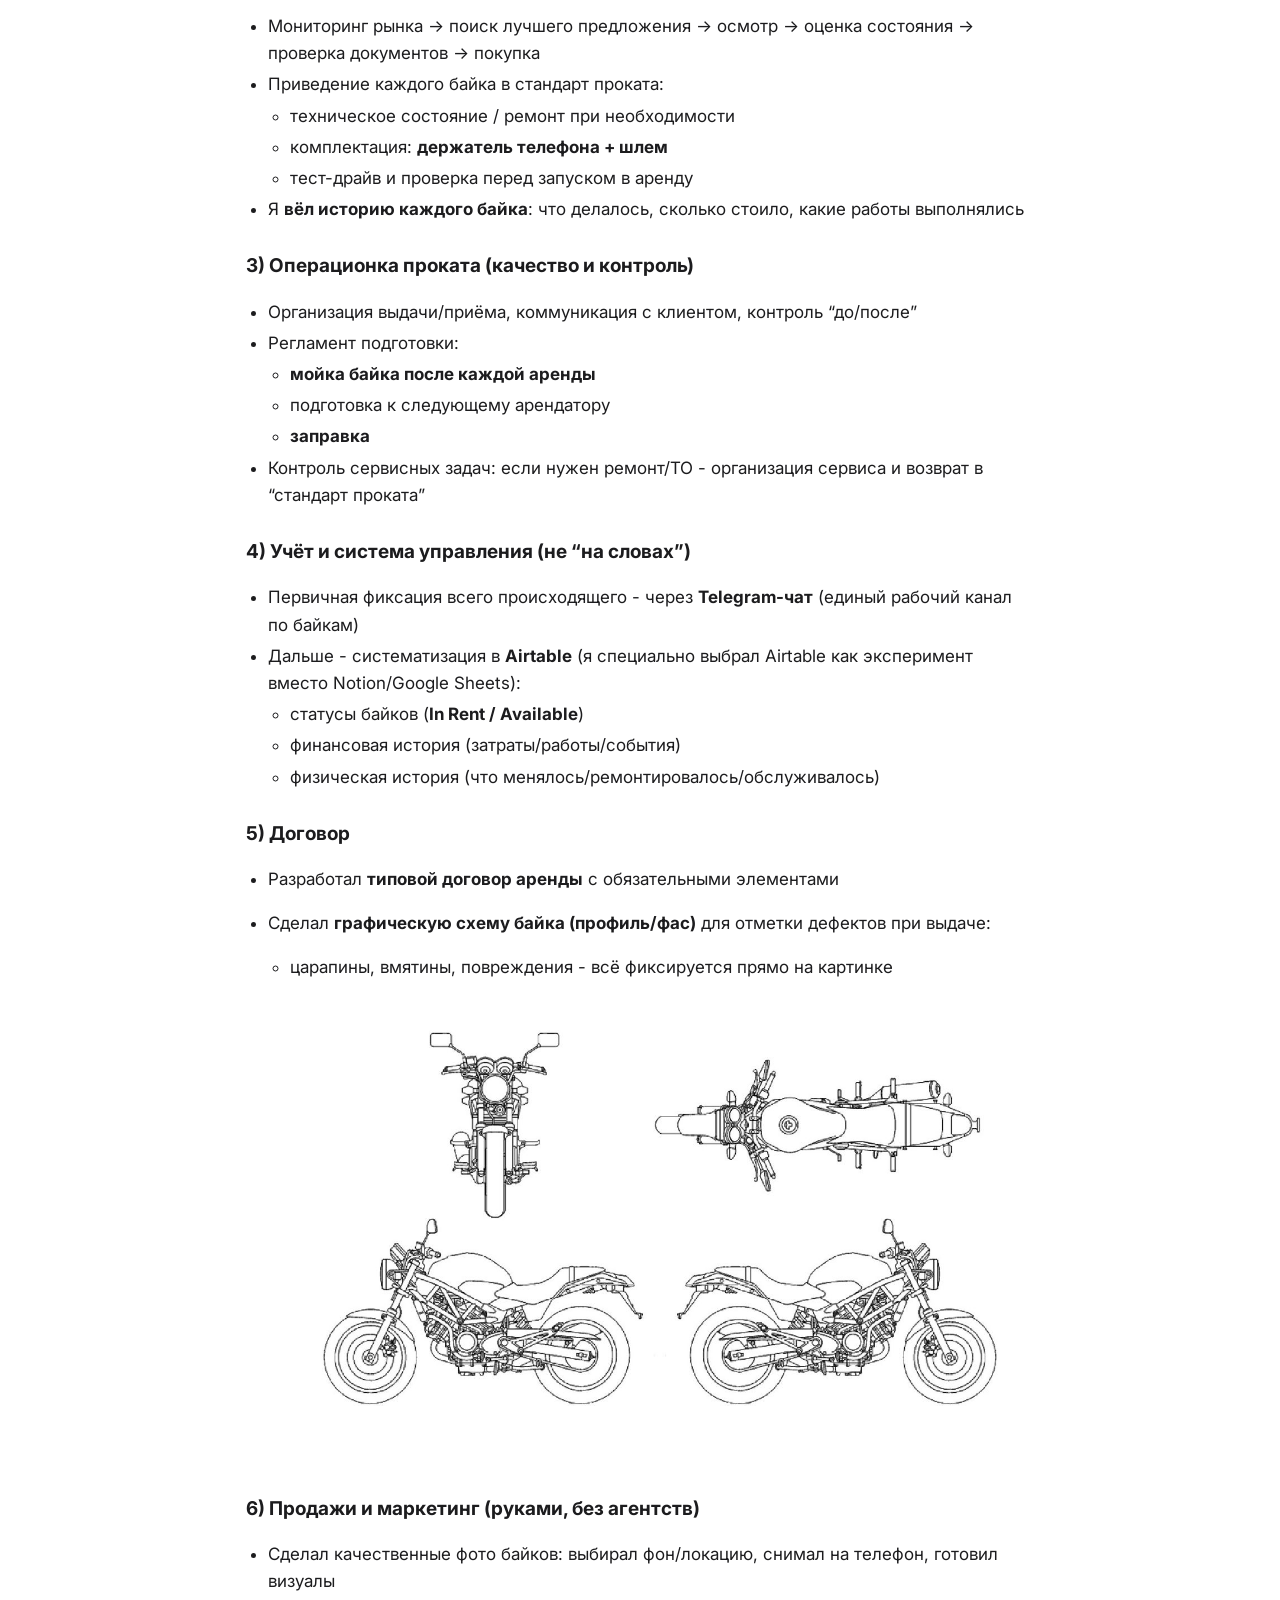
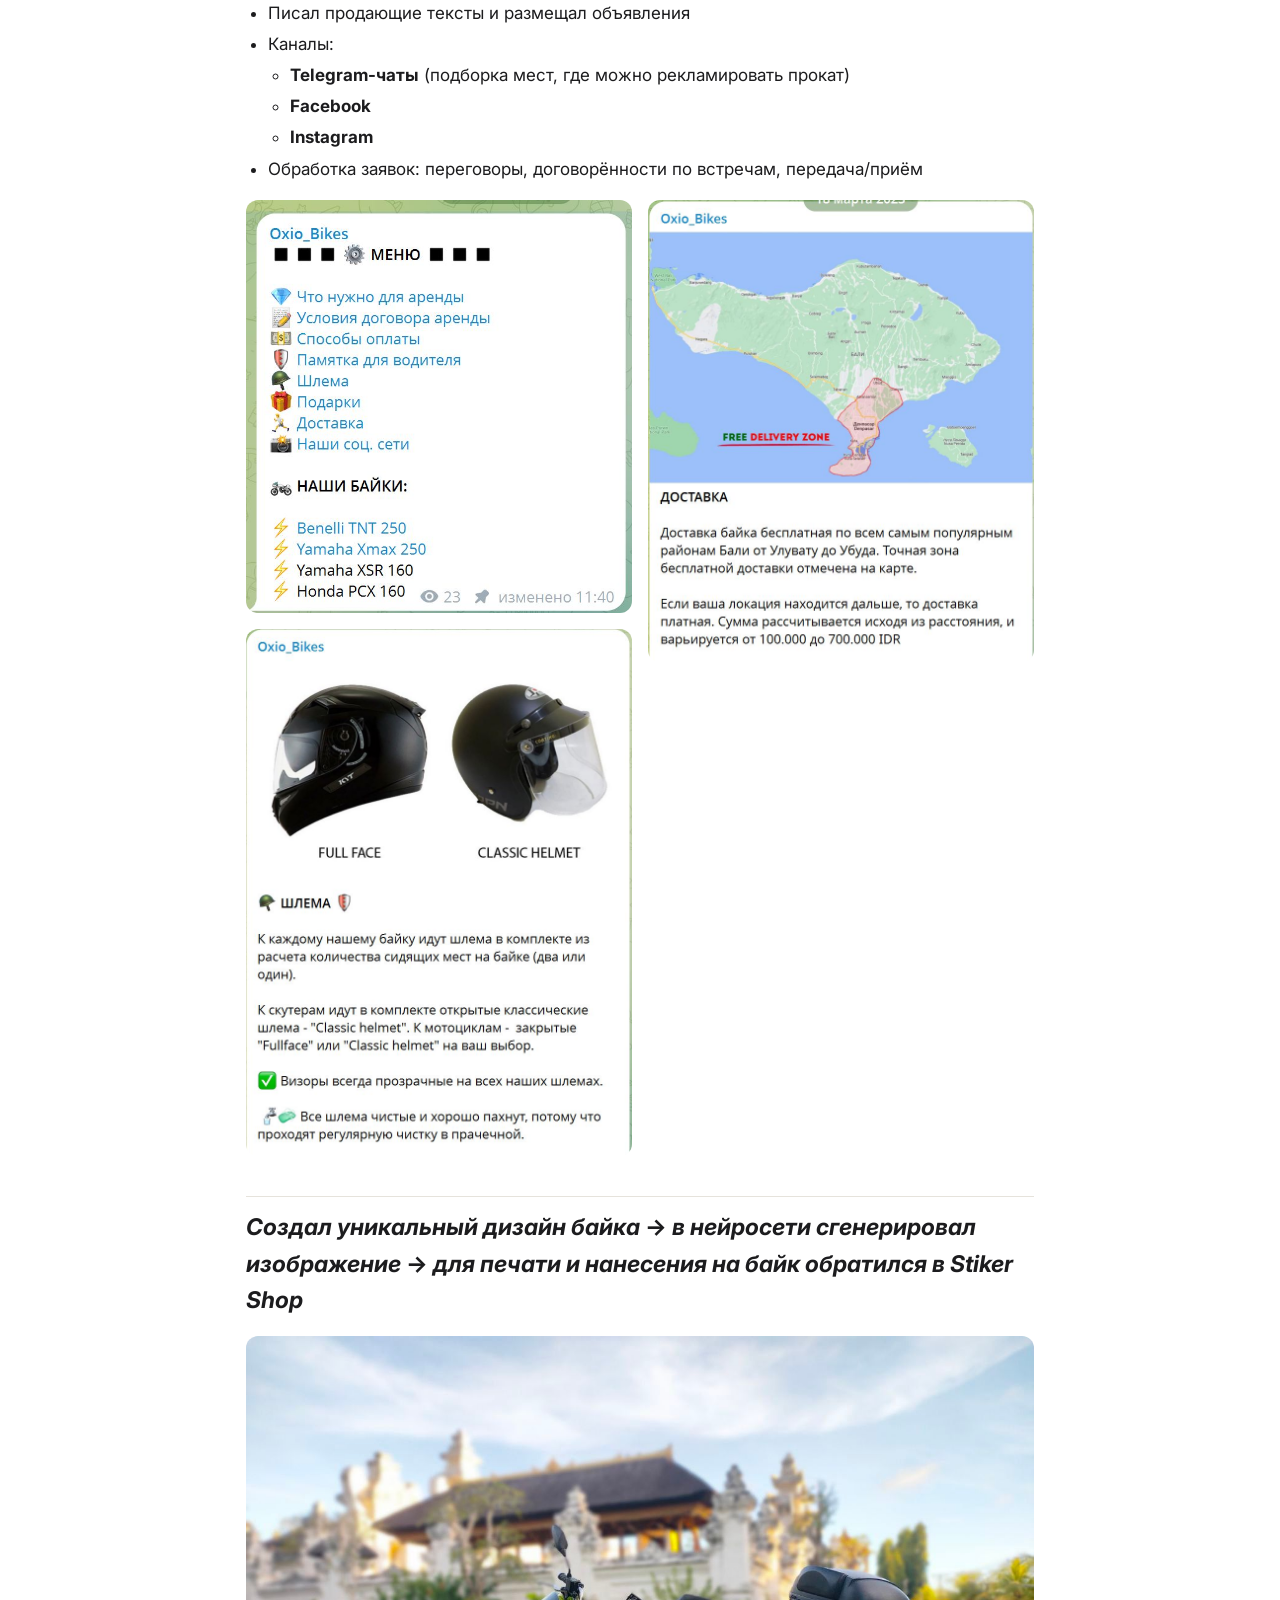
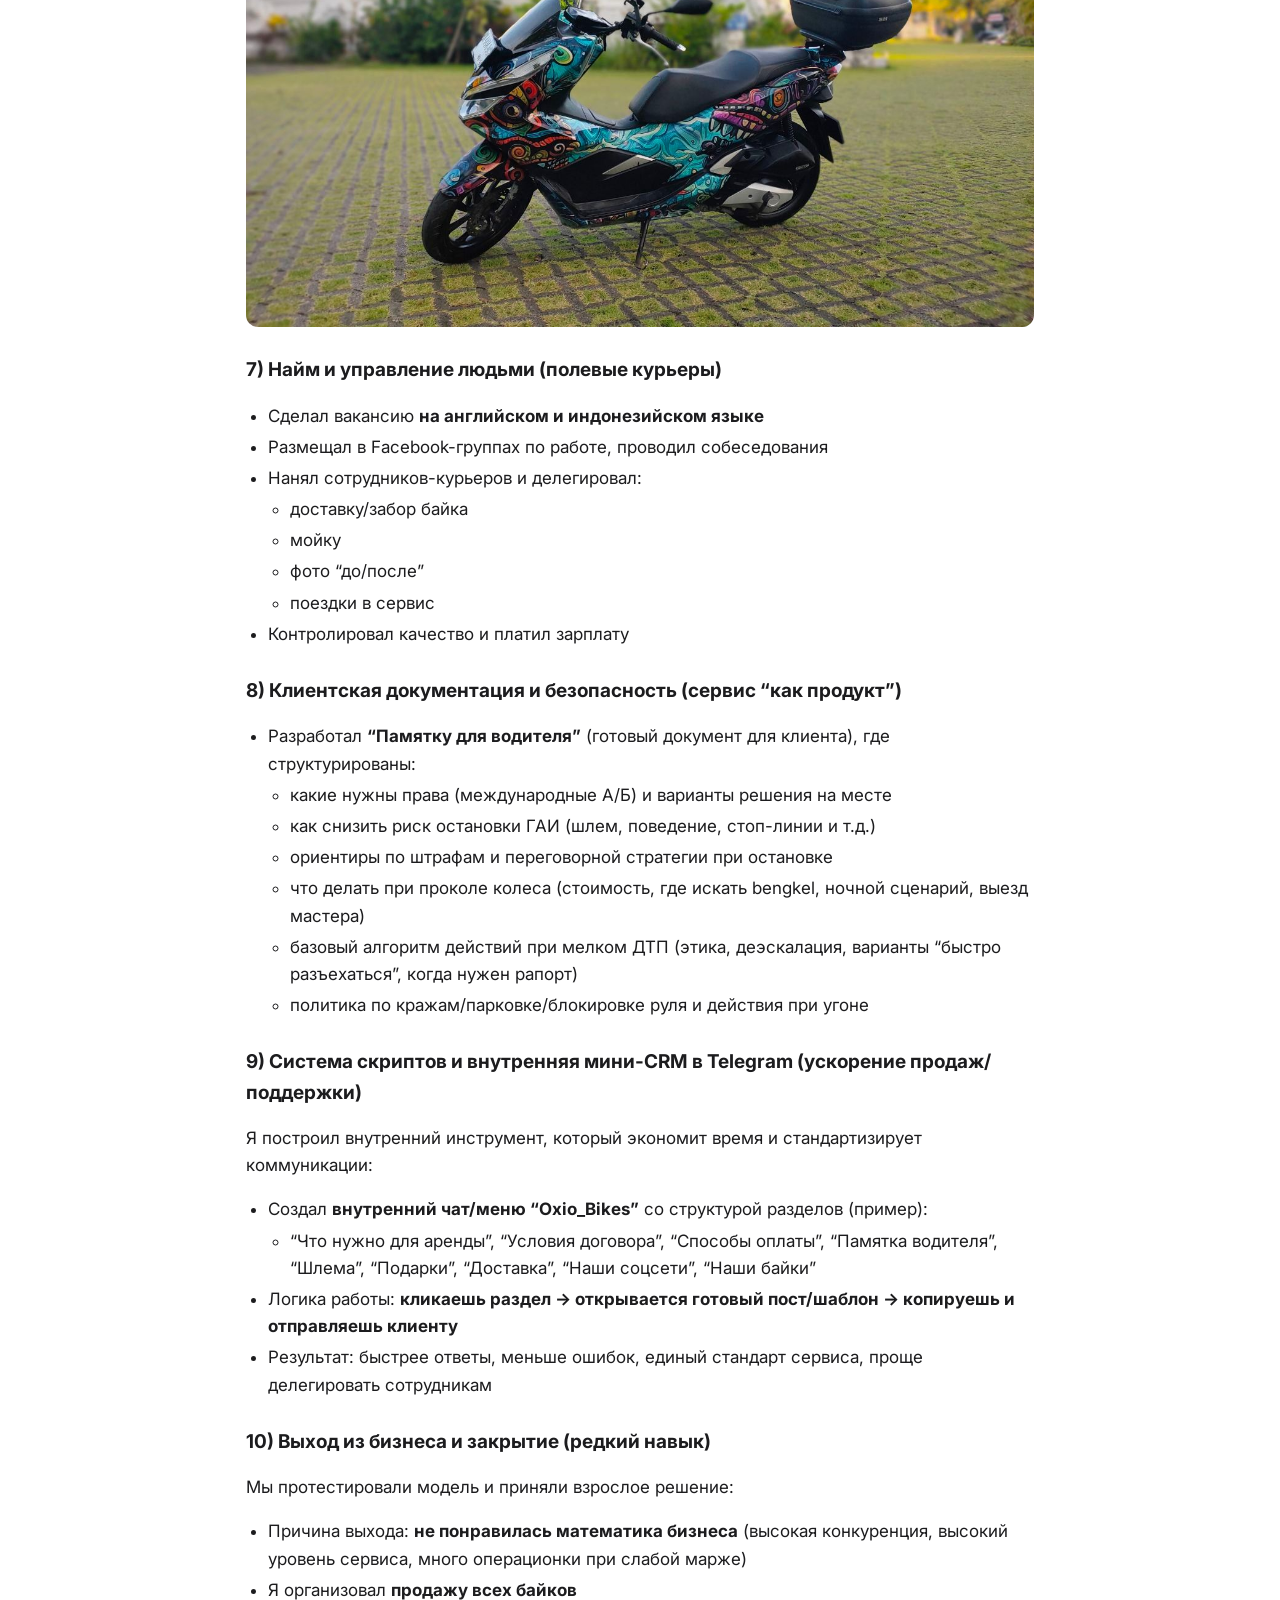
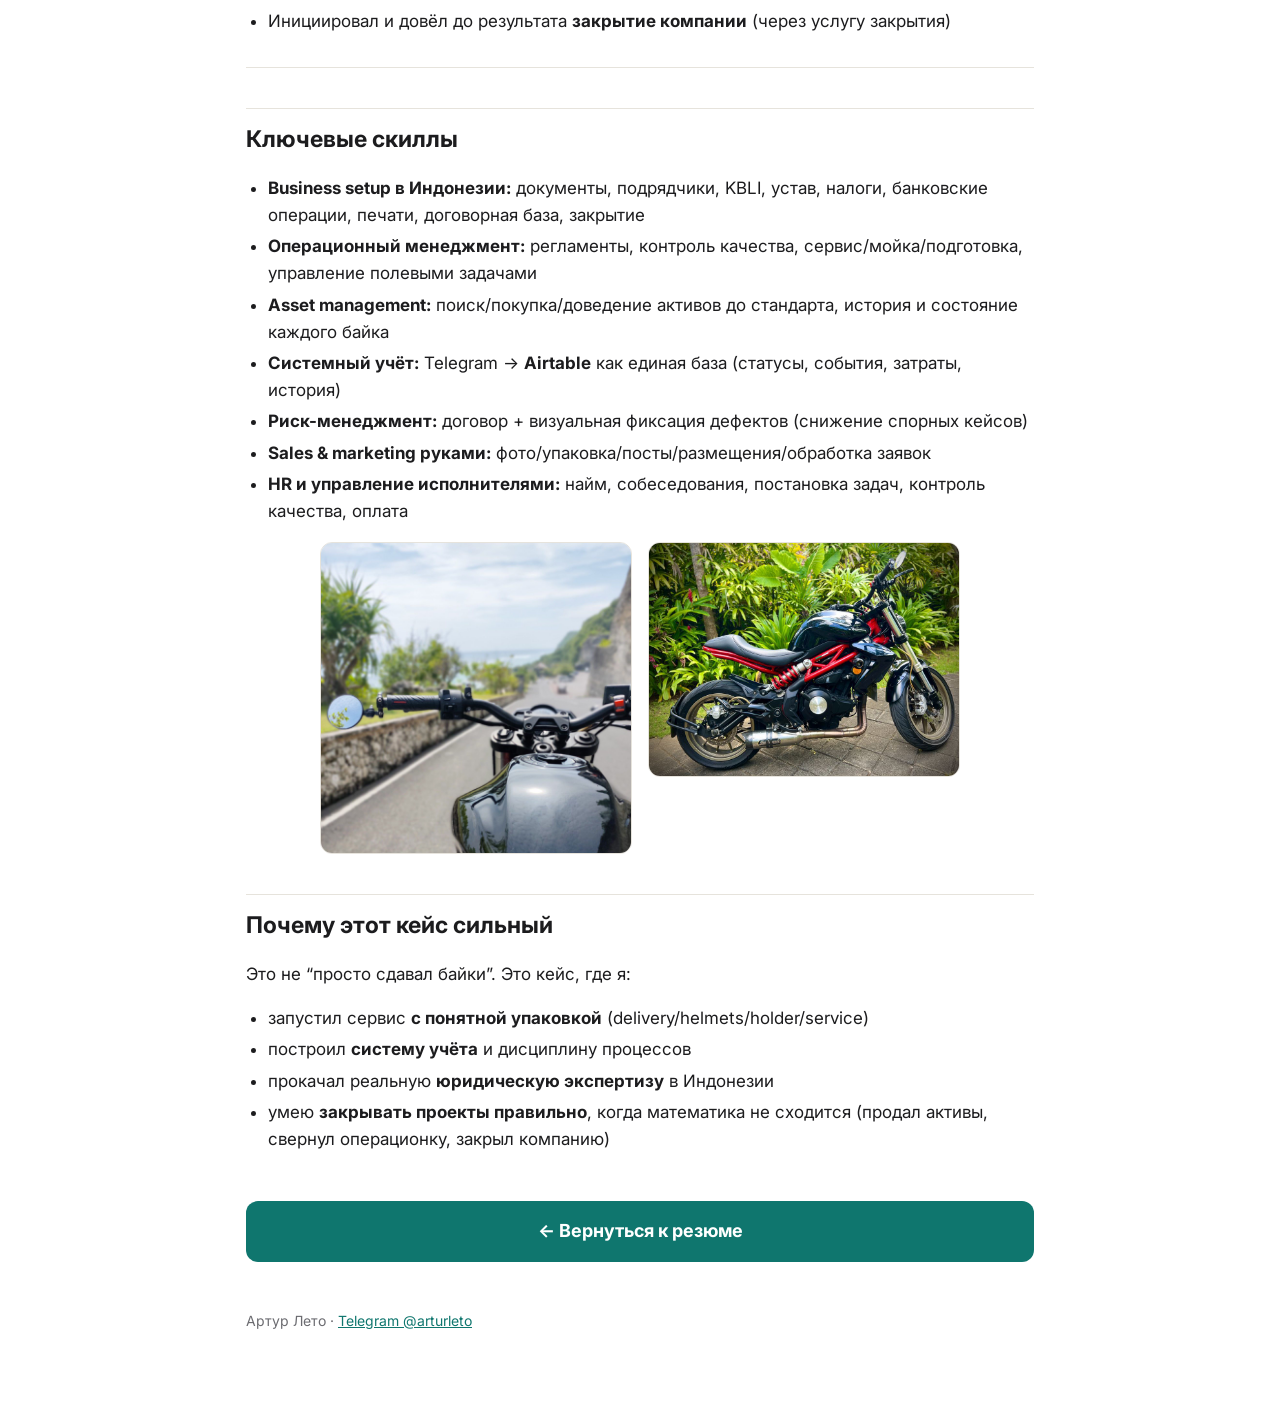
<file: exp/oxio-bikes.html>
<!doctype html>
<html lang="ru"><head><meta charset="utf-8">
<meta name="viewport" content="width=device-width,initial-scale=1">
<meta name="robots" content="noindex,nofollow">
<title>OXIO Bikes - запуск и управление прокатом мотобайков на Бали</title>
<link rel="preconnect" href="https://fonts.googleapis.com">
<link href="https://fonts.googleapis.com/css2?family=Inter:wght@400;600;700&display=swap" rel="stylesheet">
<link rel="stylesheet" href="../style.css">
</head><body><div class="wrap">
<a class="back" href="../index.html">← Вернуться к резюме</a>
<h1>OXIO Bikes - запуск и управление прокатом мотобайков на Бали</h1>
<p class="role">2022 - 2025 (2 года 2 месяца)</p>
<p><strong>Период:</strong> <strong>01.12.2022 → 03.02.2025</strong> (<strong>2 года 2 месяца 2 дня</strong>)</p>
<p>Instagram ➡️ <a target="_blank" rel="noopener" href="https://www.instagram.com/oxiobikes?igsh=aWRoMHlmM2RoY2xo">https://www.instagram.com/oxiobikes</a></p>
<p>Запуск, операционное управление и закрытие проката мотобайков на Бали (полный цикл). 
Я построил бизнес-процесс проката мотобайков “с нуля” на Бали: от <strong>закупки активов и упаковки сервиса</strong> до <strong>найма курьеров, учёта в Airtable, продаж/маркетинга и финального выхода (продажа всех байков + закрытие компании)</strong>. Параллельно прошёл мощную практику по <strong>бюрократии и юридической стороне ведения компании в Индонезии</strong>.</p>
<div class="grid2">
<p><a href="../img/oxio-bikes/01.jpg" target="_blank"><img alt="" src="../img/oxio-bikes/01.jpg" loading="lazy" /></a></p>
<p><a href="../img/oxio-bikes/02.jpg" target="_blank"><img alt="" src="../img/oxio-bikes/02.jpg" loading="lazy" /></a></p>
<p><a href="../img/oxio-bikes/03.jpg" target="_blank"><img alt="" src="../img/oxio-bikes/03.jpg" loading="lazy" /></a></p>
</div>
<p><strong>Роль:</strong> основатель-оператор / номинальный директор компании (Индонезия)</p>
<p><strong>Формат:</strong> проект на инвестиционные средства (закупка парка), полный цикл на мне</p>
<h2><strong>Активы парка:</strong></h2>
<ul>
<li><strong>Honda PCX 150 (2020)</strong> - куплен <strong>01.12.2022</strong> (первый байк парка)</li>
<li><strong>Yamaha XMAX 250 (2018)</strong> - куплен <strong>17.12.2022</strong></li>
<li><strong>Yamaha XSR 150 (2022)</strong> - куплен <strong>09.01.2023</strong></li>
<li>
<p><strong>Benelli TNT 250 (2017)</strong> - куплен <strong>25.01.2023</strong></p>
<p>Финальная ликвидация парка: <strong>начало 2025</strong>, последний продан - <strong>XMAX 03.02.2025</strong>.</p>
</li>
</ul>
<h2><strong>Продукт и сервис (позиционирование):</strong></h2>
<p>Instagram: <strong>OXIO Bikes</strong> - <a target="_blank" rel="noopener" href="https://www.instagram.com/oxiobikes?igsh=aWRoMHlmM2RoY2xo">https://www.instagram.com/oxiobikes</a></p>
<p>Описание сервиса (как упаковывалось для рынка):</p>
<ul>
<li><strong>Free delivery</strong> (бесплатная доставка)</li>
<li><strong>Free helmets</strong> (шлемы включены)</li>
<li><strong>Free mobile holder</strong> (держатель телефона включён)</li>
<li><strong>All bikes serviced</strong> (все байки обслужены)</li>
</ul>
<div class="pair">
<p><a href="../img/oxio-bikes/04.jpg" target="_blank"><img alt="" src="../img/oxio-bikes/04.jpg" loading="lazy" /></a></p>
<p><a href="../img/oxio-bikes/05.jpg" target="_blank"><img alt="" src="../img/oxio-bikes/05.jpg" loading="lazy" /></a></p>
</div>
<h2>Что я сделал (по блокам)</h2>
<h3>1) Юридическая и бюрократическая школа (Индонезия)</h3>
<p>Это отдельная сильная компетенция: я прошёл путь <strong>номинального директора</strong> и руками прожил бюрократию “как оно реально работает”:</p>
<ul>
<li>Открытие компании и получение <strong>официальных документов</strong></li>
<li>Получение <strong>налогового номера директора</strong></li>
<li>Работа с <strong>разными подрядчиками</strong> по юридическим услугам (не один исполнитель):<ul>
<li>у одного - KITAS</li>
<li>у другого - открытие компании</li>
<li>у третьего - налоговый номер директора</li>
<li>у четвертого - продление/изменения: <strong>добавление KBLI (виды деятельности), изменения устава</strong></li>
</ul>
</li>
<li>Практика “экономия + сбор информации”: сознательно выбирал разных подрядчиков, чтобы <strong>снизить стоимость и получить максимум нюансов от разных специалистов</strong></li>
<li>Печати/подписи, договорная база, операции с банками и деньгами</li>
</ul>
<div class="pair">
<p><a href="../img/oxio-bikes/06.jpg" target="_blank"><img alt="" src="../img/oxio-bikes/06.jpg" loading="lazy" /></a></p>
<p><a href="../img/oxio-bikes/07.jpg" target="_blank"><img alt="" src="../img/oxio-bikes/07.jpg" loading="lazy" /></a></p>
</div>
<h3>2) Закупка и подготовка парка (актив-менеджмент)</h3>
<ul>
<li>Мониторинг рынка → поиск лучшего предложения → осмотр → оценка состояния → проверка документов → покупка</li>
<li>Приведение каждого байка в стандарт проката:<ul>
<li>техническое состояние / ремонт при необходимости</li>
<li>комплектация: <strong>держатель телефона + шлем</strong></li>
<li>тест-драйв и проверка перед запуском в аренду</li>
</ul>
</li>
<li>Я <strong>вёл историю каждого байка</strong>: что делалось, сколько стоило, какие работы выполнялись</li>
</ul>
<h3>3) Операционка проката (качество и контроль)</h3>
<ul>
<li>Организация выдачи/приёма, коммуникация с клиентом, контроль “до/после”</li>
<li>Регламент подготовки:<ul>
<li><strong>мойка байка после каждой аренды</strong></li>
<li>подготовка к следующему арендатору</li>
<li><strong>заправка</strong></li>
</ul>
</li>
<li>Контроль сервисных задач: если нужен ремонт/ТО - организация сервиса и возврат в “стандарт проката”</li>
</ul>
<h3>4) Учёт и система управления (не “на словах”)</h3>
<ul>
<li>Первичная фиксация всего происходящего - через <strong>Telegram-чат</strong> (единый рабочий канал по байкам)</li>
<li>Дальше - систематизация в <strong>Airtable</strong> (я специально выбрал Airtable как эксперимент вместо Notion/Google Sheets):<ul>
<li>статусы байков (<strong>In Rent / Available</strong>)</li>
<li>финансовая история (затраты/работы/события)</li>
<li>физическая история (что менялось/ремонтировалось/обслуживалось)</li>
</ul>
</li>
</ul>
<h3>5) Договор</h3>
<ul>
<li>Разработал <strong>типовой договор аренды</strong> с обязательными элементами</li>
<li>
<p>Сделал <strong>графическую схему байка (профиль/фас)</strong> для отметки дефектов при выдаче:</p>
<ul>
<li>царапины, вмятины, повреждения - всё фиксируется прямо на картинке</li>
</ul>
<p><a href="../img/oxio-bikes/08.jpg" target="_blank"><img alt="" src="../img/oxio-bikes/08.jpg" loading="lazy" /></a></p>
</li>
</ul>
<h3>6) Продажи и маркетинг (руками, без агентств)</h3>
<ul>
<li>Сделал качественные фото байков: выбирал фон/локацию, снимал на телефон, готовил визуалы</li>
<li>Писал продающие тексты и размещал объявления</li>
<li>Каналы:<ul>
<li><strong>Telegram-чаты</strong> (подборка мест, где можно рекламировать прокат)</li>
<li><strong>Facebook</strong></li>
<li><strong>Instagram</strong></li>
</ul>
</li>
<li>Обработка заявок: переговоры, договорённости по встречам, передача/приём</li>
</ul>
<div class="grid2">
<p><a href="../img/oxio-bikes/09.jpg" target="_blank"><img alt="" src="../img/oxio-bikes/09.jpg" loading="lazy" /></a></p>
<p><a href="../img/oxio-bikes/10.jpg" target="_blank"><img alt="" src="../img/oxio-bikes/10.jpg" loading="lazy" /></a></p>
<p><a href="../img/oxio-bikes/11.jpg" target="_blank"><img alt="" src="../img/oxio-bikes/11.jpg" loading="lazy" /></a></p>
</div>
<h2><em>Создал уникальный дизайн байка</em> <strong>→</strong> <em>в нейросети сгенерировал изображение</em> <strong>→</strong> <em>для печати и нанесения на байк обратился в Stiker Shop</em></h2>
<p><a href="../img/oxio-bikes/12.jpg" target="_blank"><img alt="" src="../img/oxio-bikes/12.jpg" loading="lazy" /></a></p>
<h3>7) Найм и управление людьми (полевые курьеры)</h3>
<ul>
<li>Сделал вакансию <strong>на английском и индонезийском языке</strong></li>
<li>Размещал в Facebook-группах по работе, проводил собеседования</li>
<li>Нанял сотрудников-курьеров и делегировал:<ul>
<li>доставку/забор байка</li>
<li>мойку</li>
<li>фото “до/после”</li>
<li>поездки в сервис</li>
</ul>
</li>
<li>Контролировал качество и платил зарплату</li>
</ul>
<h3>8) Клиентская документация и безопасность (сервис “как продукт”)</h3>
<ul>
<li>Разработал <strong>“Памятку для водителя”</strong> (готовый документ для клиента), где структурированы:<ul>
<li>какие нужны права (международные A/Б) и варианты решения на месте</li>
<li>как снизить риск остановки ГАИ (шлем, поведение, стоп-линии и т.д.)</li>
<li>ориентиры по штрафам и переговорной стратегии при остановке</li>
<li>что делать при проколе колеса (стоимость, где искать bengkel, ночной сценарий, выезд мастера)</li>
<li>базовый алгоритм действий при мелком ДТП (этика, деэскалация, варианты “быстро разъехаться”, когда нужен рапорт)</li>
<li>политика по кражам/парковке/блокировке руля и действия при угоне</li>
</ul>
</li>
</ul>
<h3>9) Система скриптов и внутренняя мини-CRM в Telegram (ускорение продаж/поддержки)</h3>
<p>Я построил внутренний инструмент, который экономит время и стандартизирует коммуникации:</p>
<ul>
<li>Создал <strong>внутренний чат/меню “Oxio_Bikes”</strong> со структурой разделов (пример):<ul>
<li>“Что нужно для аренды”, “Условия договора”, “Способы оплаты”, “Памятка водителя”, “Шлема”, “Подарки”, “Доставка”, “Наши соцсети”, “Наши байки”</li>
</ul>
</li>
<li>Логика работы: <strong>кликаешь раздел → открывается готовый пост/шаблон → копируешь и отправляешь клиенту</strong></li>
<li>Результат: быстрее ответы, меньше ошибок, единый стандарт сервиса, проще делегировать сотрудникам</li>
</ul>
<h3>10) Выход из бизнеса и закрытие (редкий навык)</h3>
<p>Мы протестировали модель и приняли взрослое решение:</p>
<ul>
<li>Причина выхода: <strong>не понравилась математика бизнеса</strong> (высокая конкуренция, высокий уровень сервиса, много операционки при слабой марже)</li>
<li>Я организовал <strong>продажу всех байков</strong></li>
<li>Инициировал и довёл до результата <strong>закрытие компании</strong> (через услугу закрытия)</li>
</ul>
<hr />
<h2>Ключевые скиллы</h2>
<ul>
<li><strong>Business setup в Индонезии:</strong> документы, подрядчики, KBLI, устав, налоги, банковские операции, печати, договорная база, закрытие</li>
<li><strong>Операционный менеджмент:</strong> регламенты, контроль качества, сервис/мойка/подготовка, управление полевыми задачами</li>
<li><strong>Asset management:</strong> поиск/покупка/доведение активов до стандарта, история и состояние каждого байка</li>
<li><strong>Системный учёт:</strong> Telegram → <strong>Airtable</strong> как единая база (статусы, события, затраты, история)</li>
<li><strong>Риск-менеджмент:</strong> договор + визуальная фиксация дефектов (снижение спорных кейсов)</li>
<li><strong>Sales &amp; marketing руками:</strong> фото/упаковка/посты/размещения/обработка заявок</li>
<li><strong>HR и управление исполнителями:</strong> найм, собеседования, постановка задач, контроль качества, оплата</li>
</ul>
<div class="pair">
<p><a href="../img/oxio-bikes/13.jpg" target="_blank"><img alt="" src="../img/oxio-bikes/13.jpg" loading="lazy" /></a></p>
<p><a href="../img/oxio-bikes/14.jpg" target="_blank"><img alt="" src="../img/oxio-bikes/14.jpg" loading="lazy" /></a></p>
</div>
<h2>Почему этот кейс сильный</h2>
<p>Это не “просто сдавал байки”. Это кейс, где я:</p>
<ul>
<li>запустил сервис <strong>с понятной упаковкой</strong> (delivery/helmets/holder/service)</li>
<li>построил <strong>систему учёта</strong> и дисциплину процессов</li>
<li>прокачал реальную <strong>юридическую экспертизу</strong> в Индонезии</li>
<li>умею <strong>закрывать проекты правильно</strong>, когда математика не сходится (продал активы, свернул операционку, закрыл компанию)</li>
</ul>
<a class="btn-big" href="../index.html">← Вернуться к резюме</a>

<footer>Артур Лето · <a href="https://t.me/arturleto" target="_blank" rel="noopener">Telegram @arturleto</a></footer>
</div></body></html>
</file>
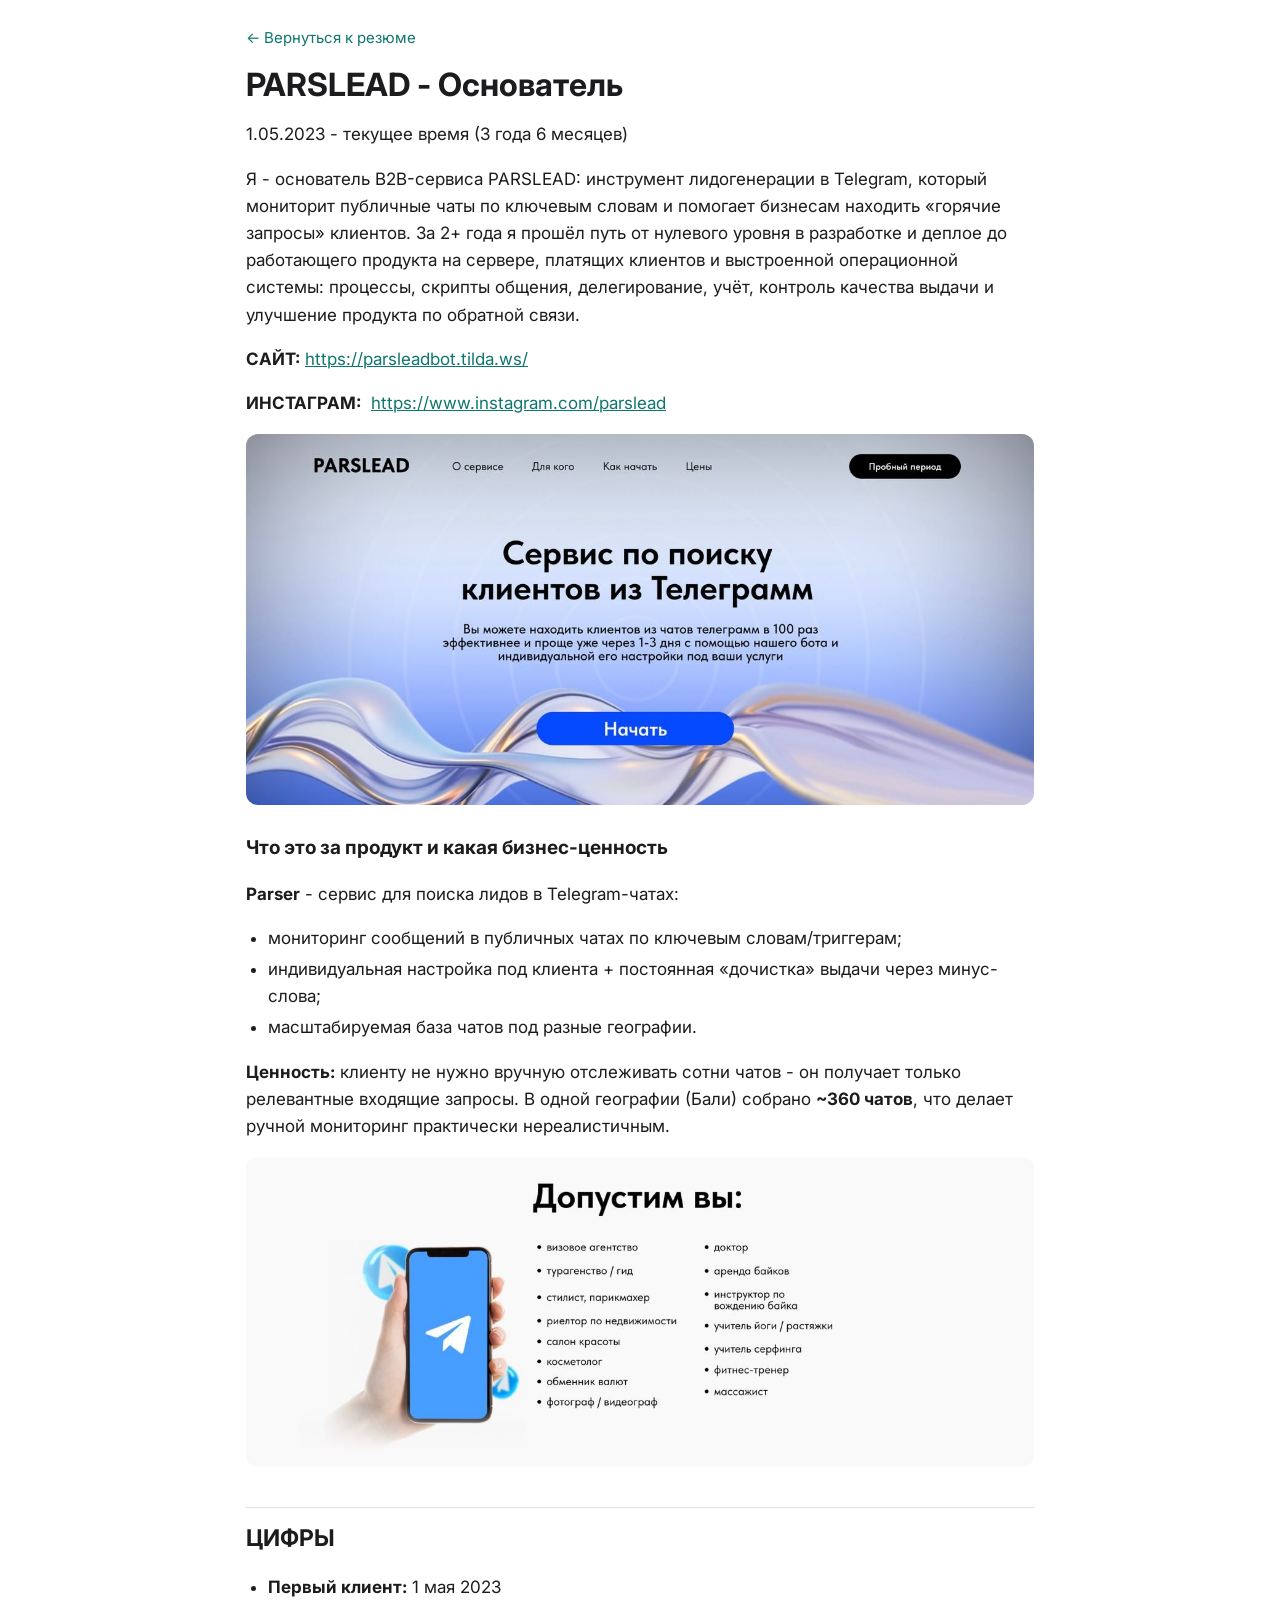
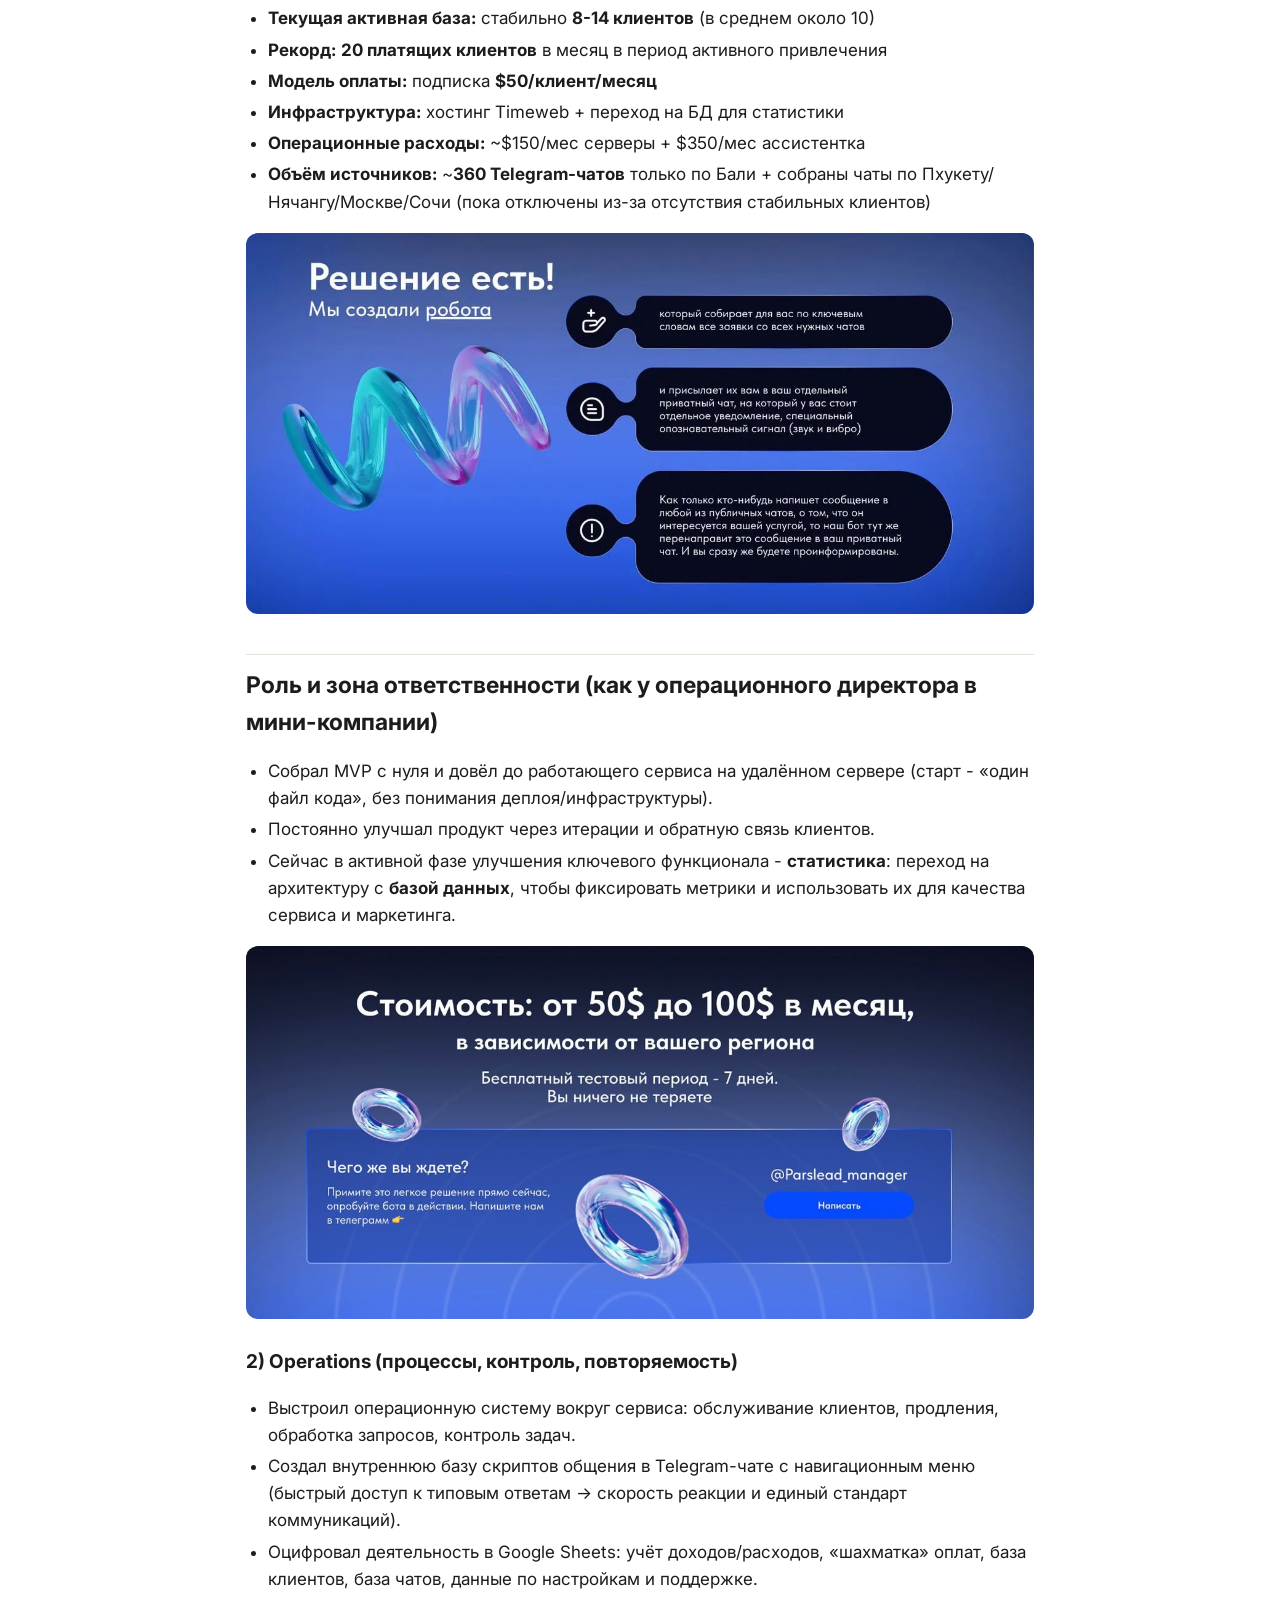
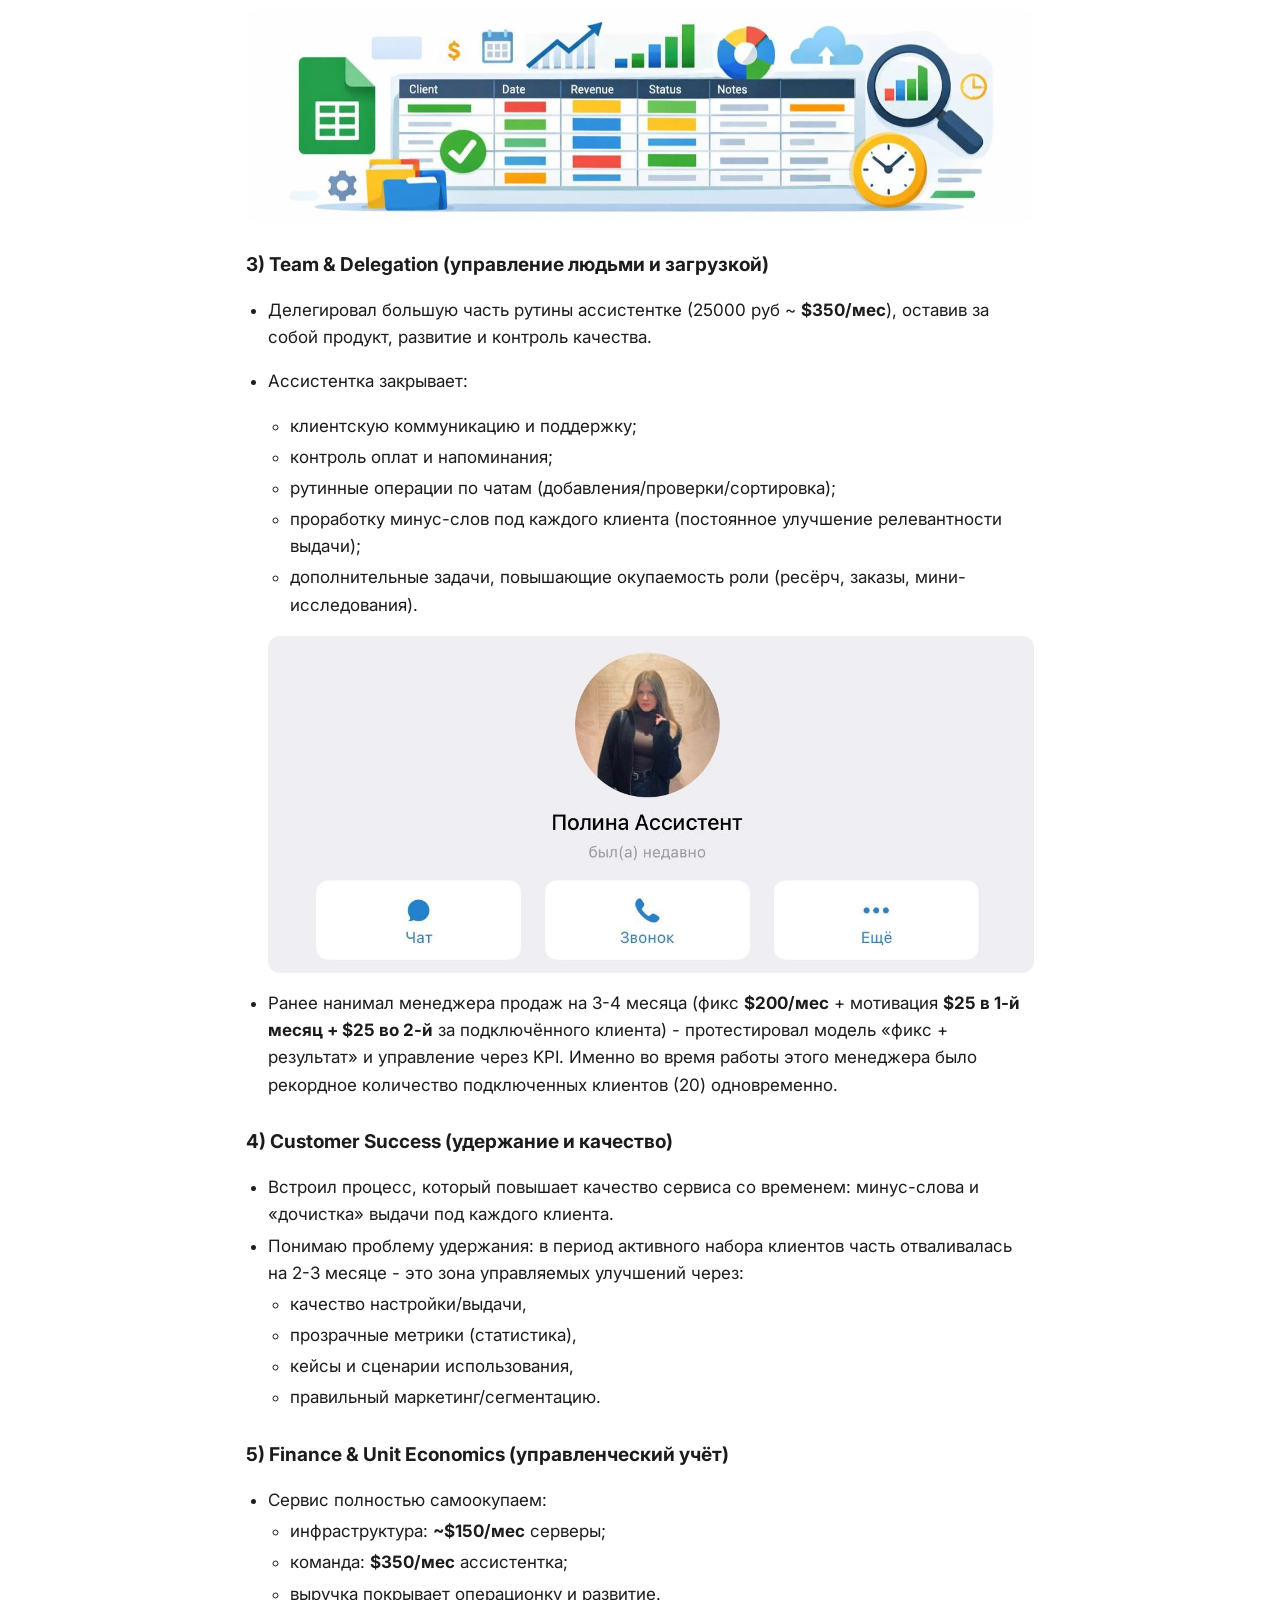
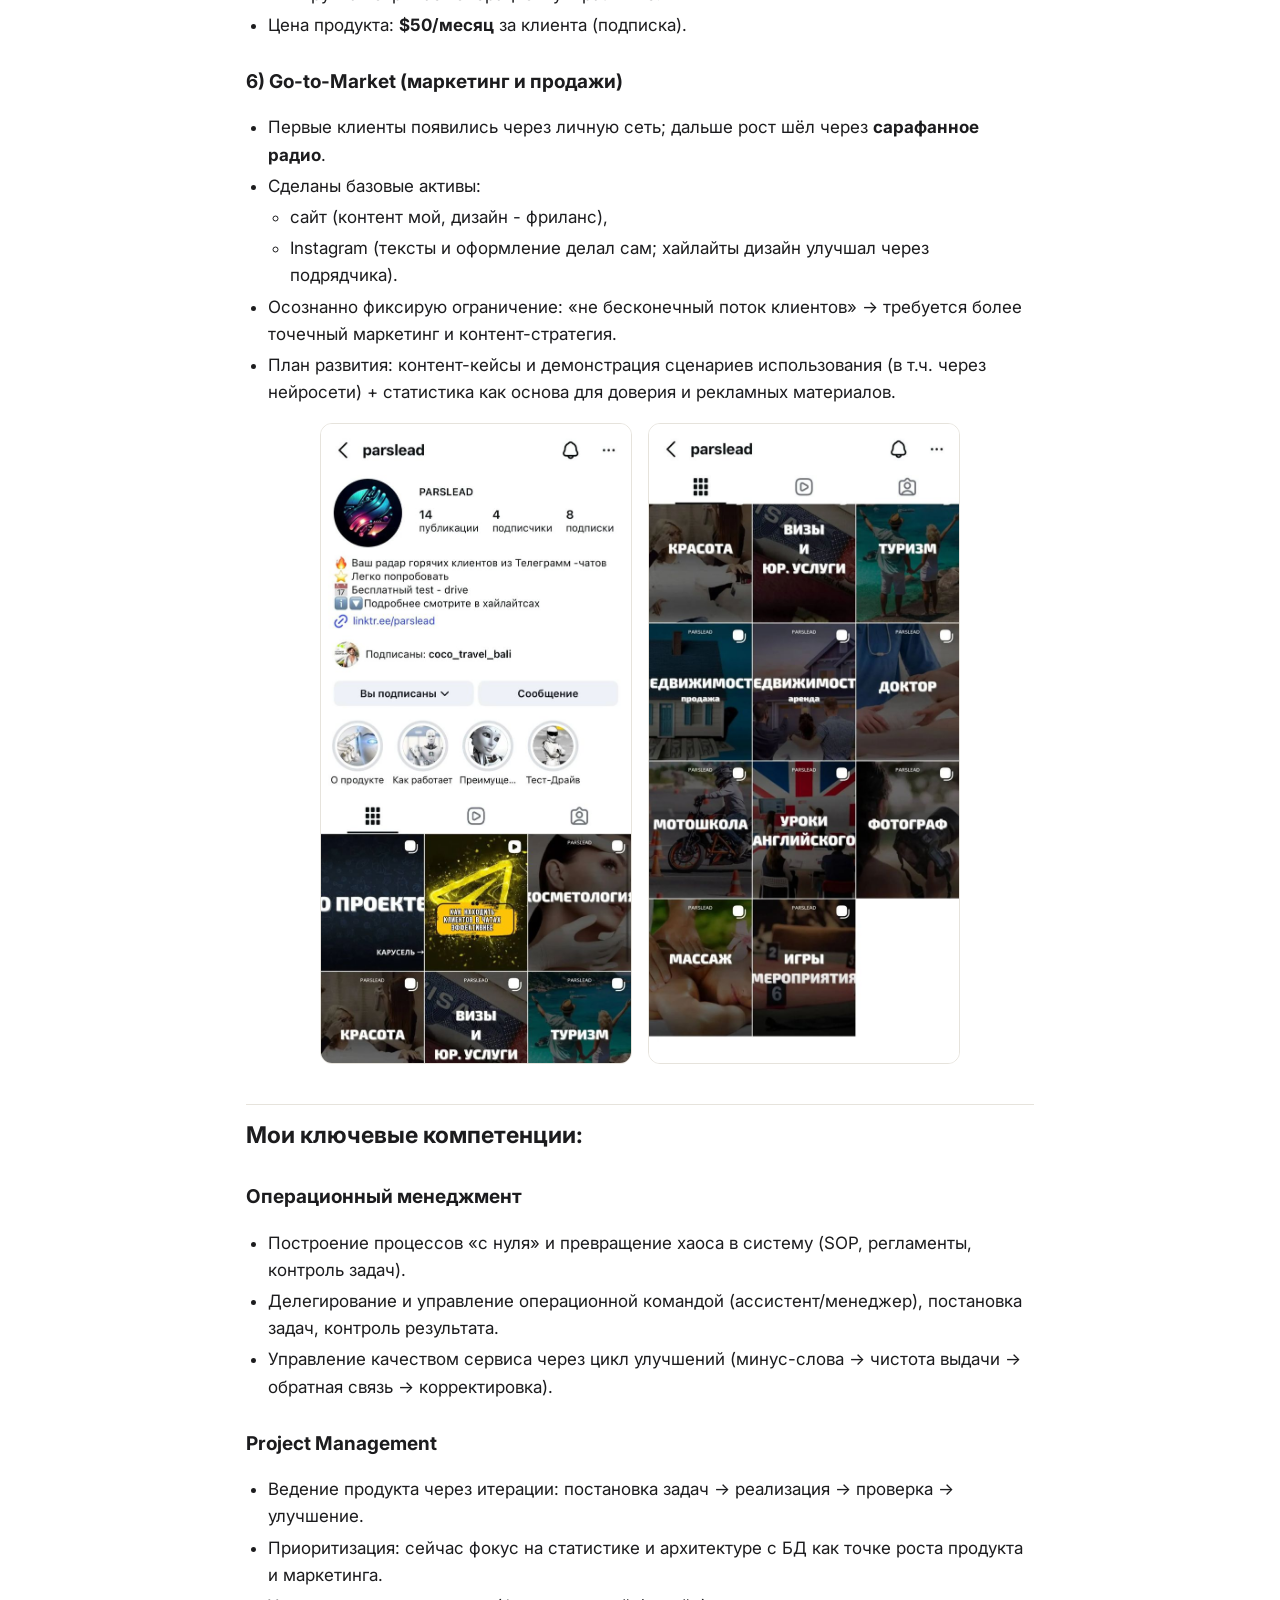
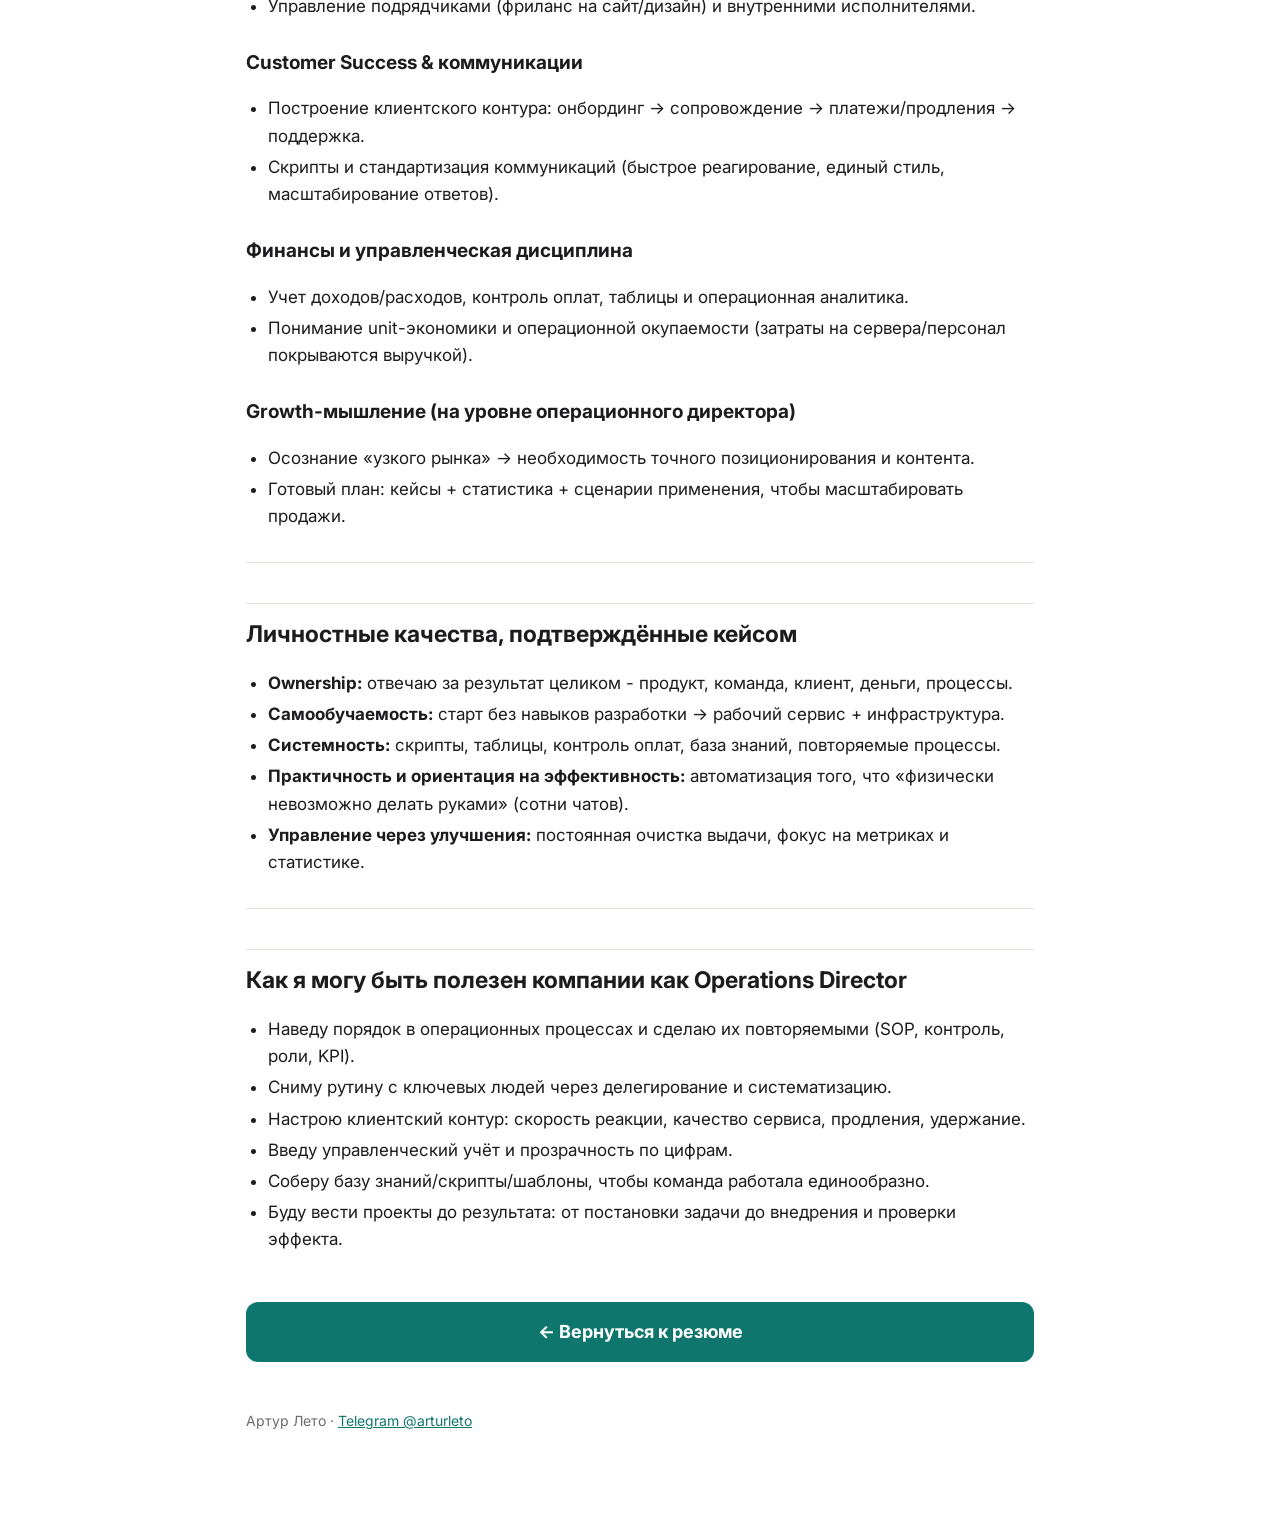
<file: exp/parslead.html>
<!doctype html>
<html lang="ru"><head><meta charset="utf-8">
<meta name="viewport" content="width=device-width,initial-scale=1">
<meta name="robots" content="noindex,nofollow">
<title>PARSLEAD - Основатель</title>
<link rel="preconnect" href="https://fonts.googleapis.com">
<link href="https://fonts.googleapis.com/css2?family=Inter:wght@400;600;700&display=swap" rel="stylesheet">
<link rel="stylesheet" href="../style.css">
</head><body><div class="wrap">
<a class="back" href="../index.html">← Вернуться к резюме</a>
<h1>PARSLEAD - Основатель</h1>
<p class="role">1.05.2023 - текущее время (3 года 6 месяцев)</p>
<p>Я - основатель B2B-сервиса PARSLEAD: инструмент лидогенерации в Telegram, который мониторит публичные чаты по ключевым словам и помогает бизнесам находить «горячие запросы» клиентов. За 2+ года я прошёл путь от нулевого уровня в разработке и деплое до работающего продукта на сервере, платящих клиентов и выстроенной операционной системы: процессы, скрипты общения, делегирование, учёт, контроль качества выдачи и улучшение продукта по обратной связи.</p>
<p><strong>САЙТ:</strong> <a target="_blank" rel="noopener" href="https://parsleadbot.tilda.ws/">https://parsleadbot.tilda.ws/</a> </p>
<p><strong>ИНСТАГРАМ:</strong>  <a target="_blank" rel="noopener" href="https://www.instagram.com/parslead">https://www.instagram.com/parslead</a> </p>
<p><a href="../img/parslead/01.jpg" target="_blank"><img alt="" src="../img/parslead/01.jpg" loading="lazy" /></a></p>
<h3>Что это за продукт и какая бизнес-ценность</h3>
<p><strong>Parser</strong> - сервис для поиска лидов в Telegram-чатах:</p>
<ul>
<li>мониторинг сообщений в публичных чатах по ключевым словам/триггерам;</li>
<li>индивидуальная настройка под клиента + постоянная «дочистка» выдачи через минус-слова;</li>
<li>масштабируемая база чатов под разные географии.</li>
</ul>
<p><strong>Ценность:</strong> клиенту не нужно вручную отслеживать сотни чатов - он получает только релевантные входящие запросы. В одной географии (Бали) собрано <strong>~360 чатов</strong>, что делает ручной мониторинг практически нереалистичным.</p>
<p><a href="../img/parslead/02.jpg" target="_blank"><img alt="" src="../img/parslead/02.jpg" loading="lazy" /></a></p>
<h2>ЦИФРЫ</h2>
<ul>
<li><strong>Первый клиент:</strong> 1 мая 2023</li>
<li><strong>Текущая активная база:</strong> стабильно <strong>8-14 клиентов</strong> (в среднем около 10)</li>
<li><strong>Рекорд:</strong> <strong>20 платящих клиентов</strong> в месяц в период активного привлечения</li>
<li><strong>Модель оплаты:</strong> подписка <strong>$50/клиент/месяц</strong></li>
<li><strong>Инфраструктура:</strong> хостинг Timeweb + переход на БД для статистики</li>
<li><strong>Операционные расходы:</strong> ~$150/мес серверы + $350/мес ассистентка</li>
<li><strong>Объём источников:</strong> ~<strong>360 Telegram-чатов</strong> только по Бали + собраны чаты по Пхукету/Нячангу/Москве/Сочи (пока отключены из-за отсутствия стабильных клиентов)</li>
</ul>
<p><a href="../img/parslead/03.jpg" target="_blank"><img alt="" src="../img/parslead/03.jpg" loading="lazy" /></a></p>
<h2>Роль и зона ответственности (как у операционного директора в мини-компании)</h2>
<ul>
<li>Собрал MVP с нуля и довёл до работающего сервиса на удалённом сервере (старт - «один файл кода», без понимания деплоя/инфраструктуры).</li>
<li>Постоянно улучшал продукт через итерации и обратную связь клиентов.</li>
<li>Сейчас в активной фазе улучшения ключевого функционала - <strong>статистика</strong>: переход на архитектуру с <strong>базой данных</strong>, чтобы фиксировать метрики и использовать их для качества сервиса и маркетинга.</li>
</ul>
<p><a href="../img/parslead/04.jpg" target="_blank"><img alt="" src="../img/parslead/04.jpg" loading="lazy" /></a></p>
<h3>2) Operations (процессы, контроль, повторяемость)</h3>
<ul>
<li>Выстроил операционную систему вокруг сервиса: обслуживание клиентов, продления, обработка запросов, контроль задач.</li>
<li>Создал внутреннюю базу скриптов общения в Telegram-чате с навигационным меню (быстрый доступ к типовым ответам → скорость реакции и единый стандарт коммуникаций).</li>
<li>Оцифровал деятельность в Google Sheets: учёт доходов/расходов, «шахматка» оплат, база клиентов, база чатов, данные по настройкам и поддержке.</li>
</ul>
<p><a href="../img/parslead/05.jpg" target="_blank"><img alt="" src="../img/parslead/05.jpg" loading="lazy" /></a></p>
<h3>3) Team &amp; Delegation (управление людьми и загрузкой)</h3>
<ul>
<li>Делегировал большую часть рутины ассистентке (25000 руб ~ <strong>$350/мес</strong>), оставив за собой продукт, развитие и контроль качества.</li>
<li>
<p>Ассистентка закрывает:</p>
<ul>
<li>клиентскую коммуникацию и поддержку;</li>
<li>контроль оплат и напоминания;</li>
<li>рутинные операции по чатам (добавления/проверки/сортировка);</li>
<li>проработку минус-слов под каждого клиента (постоянное улучшение релевантности выдачи);</li>
<li>дополнительные задачи, повышающие окупаемость роли (ресёрч, заказы, мини-исследования).</li>
</ul>
<p><a href="../img/parslead/06.jpg" target="_blank"><img alt="" src="../img/parslead/06.jpg" loading="lazy" /></a></p>
</li>
<li>
<p>Ранее нанимал менеджера продаж на 3-4 месяца (фикс <strong>$200/мес</strong> + мотивация <strong>$25 в 1-й месяц + $25 во 2-й</strong> за подключённого клиента) - протестировал модель «фикс + результат» и управление через KPI. Именно во время работы этого менеджера было рекордное количество подключенных клиентов (20) одновременно.</p>
</li>
</ul>
<h3>4) Customer Success (удержание и качество)</h3>
<ul>
<li>Встроил процесс, который повышает качество сервиса со временем: минус-слова и «дочистка» выдачи под каждого клиента.</li>
<li>Понимаю проблему удержания: в период активного набора клиентов часть отваливалась на 2-3 месяце - это зона управляемых улучшений через:<ul>
<li>качество настройки/выдачи,</li>
<li>прозрачные метрики (статистика),</li>
<li>кейсы и сценарии использования,</li>
<li>правильный маркетинг/сегментацию.</li>
</ul>
</li>
</ul>
<h3>5) Finance &amp; Unit Economics (управленческий учёт)</h3>
<ul>
<li>Сервис полностью самоокупаем:<ul>
<li>инфраструктура: <strong>~$150/мес</strong> серверы;</li>
<li>команда: <strong>$350/мес</strong> ассистентка;</li>
<li>выручка покрывает операционку и развитие.</li>
</ul>
</li>
<li>Цена продукта: <strong>$50/месяц</strong> за клиента (подписка).</li>
</ul>
<h3>6) Go-to-Market (маркетинг и продажи)</h3>
<ul>
<li>Первые клиенты появились через личную сеть; дальше рост шёл через <strong>сарафанное радио</strong>.</li>
<li>Сделаны базовые активы:<ul>
<li>сайт (контент мой, дизайн - фриланс),</li>
<li>Instagram (тексты и оформление делал сам; хайлайты дизайн улучшал через подрядчика).</li>
</ul>
</li>
<li>Осознанно фиксирую ограничение: «не бесконечный поток клиентов» → требуется более точечный маркетинг и контент-стратегия.</li>
<li>План развития: контент-кейсы и демонстрация сценариев использования (в т.ч. через нейросети) + статистика как основа для доверия и рекламных материалов.</li>
</ul>
<div class="pair">
<p><a href="../img/parslead/07.jpg" target="_blank"><img alt="" src="../img/parslead/07.jpg" loading="lazy" /></a></p>
<p><a href="../img/parslead/08.jpg" target="_blank"><img alt="" src="../img/parslead/08.jpg" loading="lazy" /></a></p>
</div>
<h2>Мои ключевые компетенции:</h2>
<h3>Операционный менеджмент</h3>
<ul>
<li>Построение процессов «с нуля» и превращение хаоса в систему (SOP, регламенты, контроль задач).</li>
<li>Делегирование и управление операционной командой (ассистент/менеджер), постановка задач, контроль результата.</li>
<li>Управление качеством сервиса через цикл улучшений (минус-слова → чистота выдачи → обратная связь → корректировка).</li>
</ul>
<h3>Project Management</h3>
<ul>
<li>Ведение продукта через итерации: постановка задач → реализация → проверка → улучшение.</li>
<li>Приоритизация: сейчас фокус на статистике и архитектуре с БД как точке роста продукта и маркетинга.</li>
<li>Управление подрядчиками (фриланс на сайт/дизайн) и внутренними исполнителями.</li>
</ul>
<h3>Customer Success &amp; коммуникации</h3>
<ul>
<li>Построение клиентского контура: онбординг → сопровождение → платежи/продления → поддержка.</li>
<li>Скрипты и стандартизация коммуникаций (быстрое реагирование, единый стиль, масштабирование ответов).</li>
</ul>
<h3>Финансы и управленческая дисциплина</h3>
<ul>
<li>Учет доходов/расходов, контроль оплат, таблицы и операционная аналитика.</li>
<li>Понимание unit-экономики и операционной окупаемости (затраты на сервера/персонал покрываются выручкой).</li>
</ul>
<h3>Growth-мышление (на уровне операционного директора)</h3>
<ul>
<li>Осознание «узкого рынка» → необходимость точного позиционирования и контента.</li>
<li>Готовый план: кейсы + статистика + сценарии применения, чтобы масштабировать продажи.</li>
</ul>
<hr />
<h2>Личностные качества, подтверждённые кейсом</h2>
<ul>
<li><strong>Ownership:</strong> отвечаю за результат целиком - продукт, команда, клиент, деньги, процессы.</li>
<li><strong>Самообучаемость:</strong> старт без навыков разработки → рабочий сервис + инфраструктура.</li>
<li><strong>Системность:</strong> скрипты, таблицы, контроль оплат, база знаний, повторяемые процессы.</li>
<li><strong>Практичность и ориентация на эффективность:</strong> автоматизация того, что «физически невозможно делать руками» (сотни чатов).</li>
<li><strong>Управление через улучшения:</strong> постоянная очистка выдачи, фокус на метриках и статистике.</li>
</ul>
<hr />
<h2>Как я могу быть полезен компании как Operations Director</h2>
<ul>
<li>Наведу порядок в операционных процессах и сделаю их повторяемыми (SOP, контроль, роли, KPI).</li>
<li>Сниму рутину с ключевых людей через делегирование и систематизацию.</li>
<li>Настрою клиентский контур: скорость реакции, качество сервиса, продления, удержание.</li>
<li>Введу управленческий учёт и прозрачность по цифрам.</li>
<li>Соберу базу знаний/скрипты/шаблоны, чтобы команда работала единообразно.</li>
<li>Буду вести проекты до результата: от постановки задачи до внедрения и проверки эффекта.</li>
</ul>
<a class="btn-big" href="../index.html">← Вернуться к резюме</a>

<footer>Артур Лето · <a href="https://t.me/arturleto" target="_blank" rel="noopener">Telegram @arturleto</a></footer>
</div></body></html>
</file>
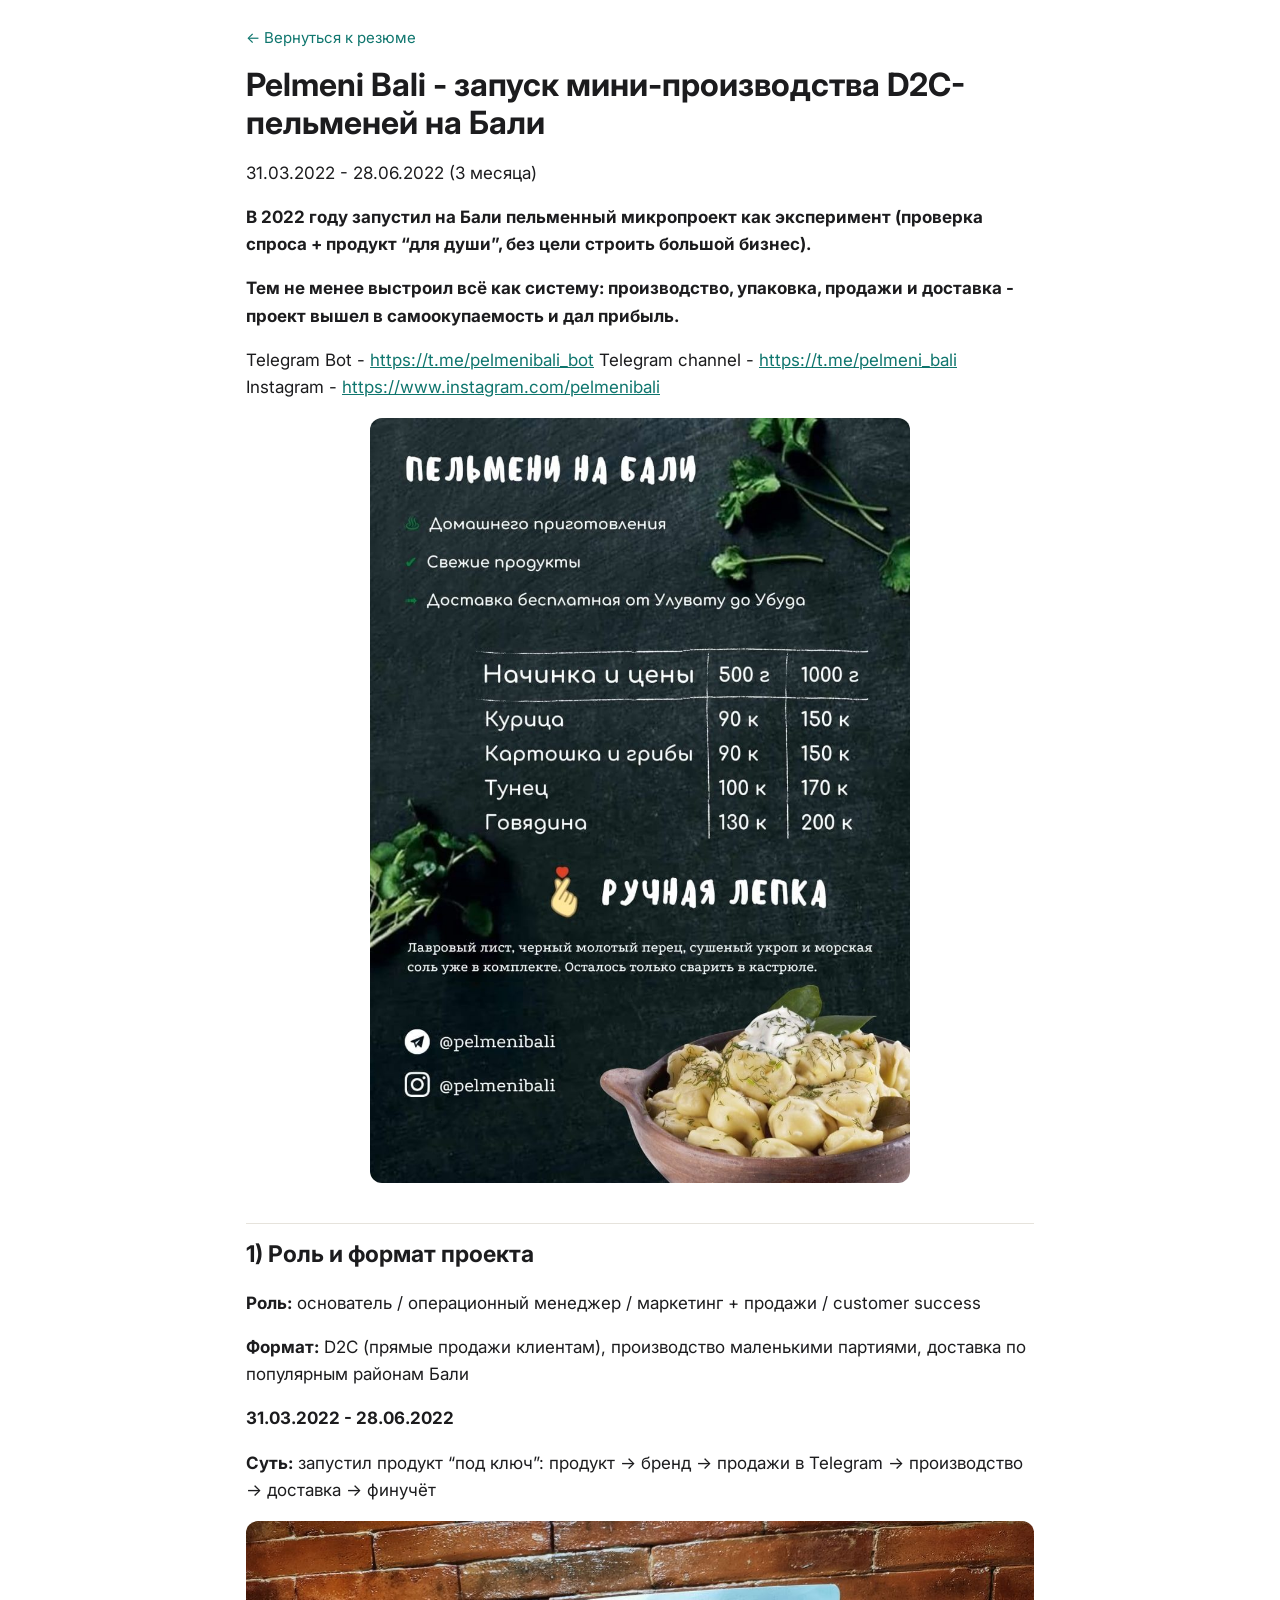
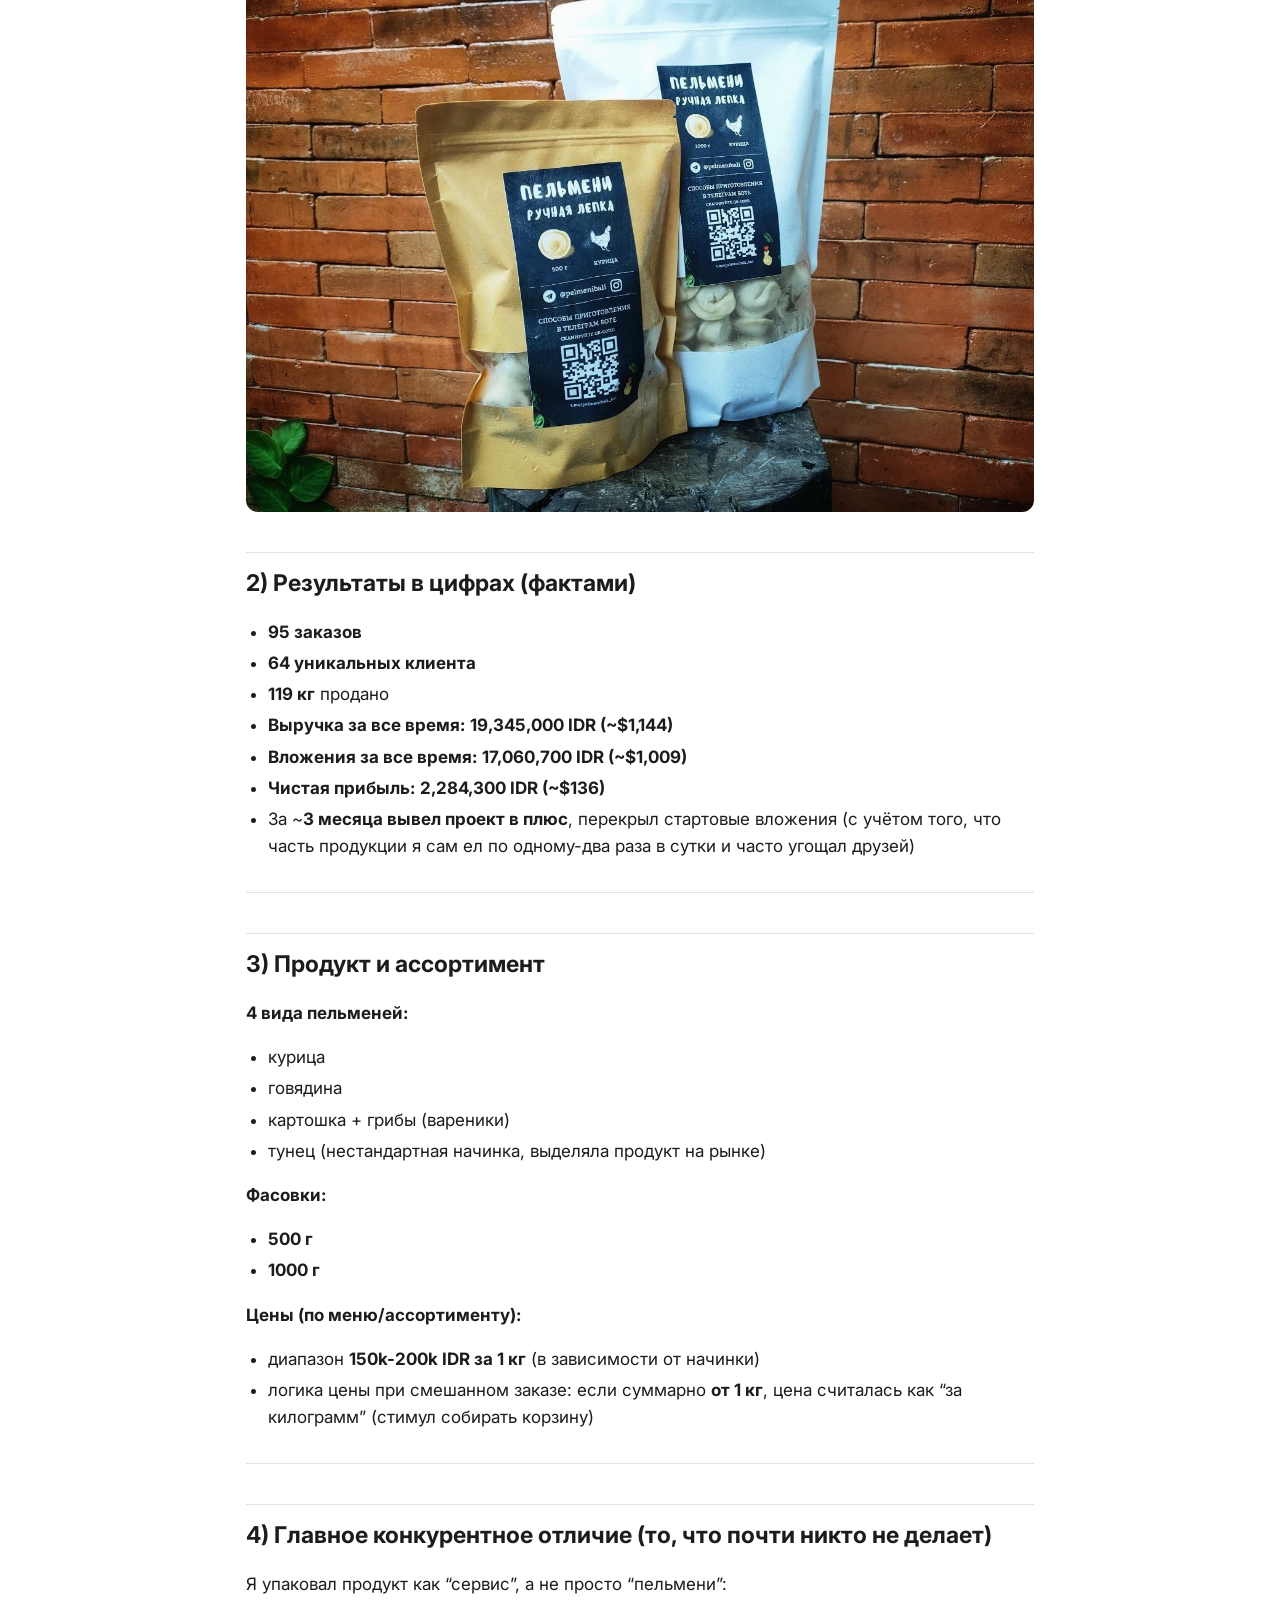
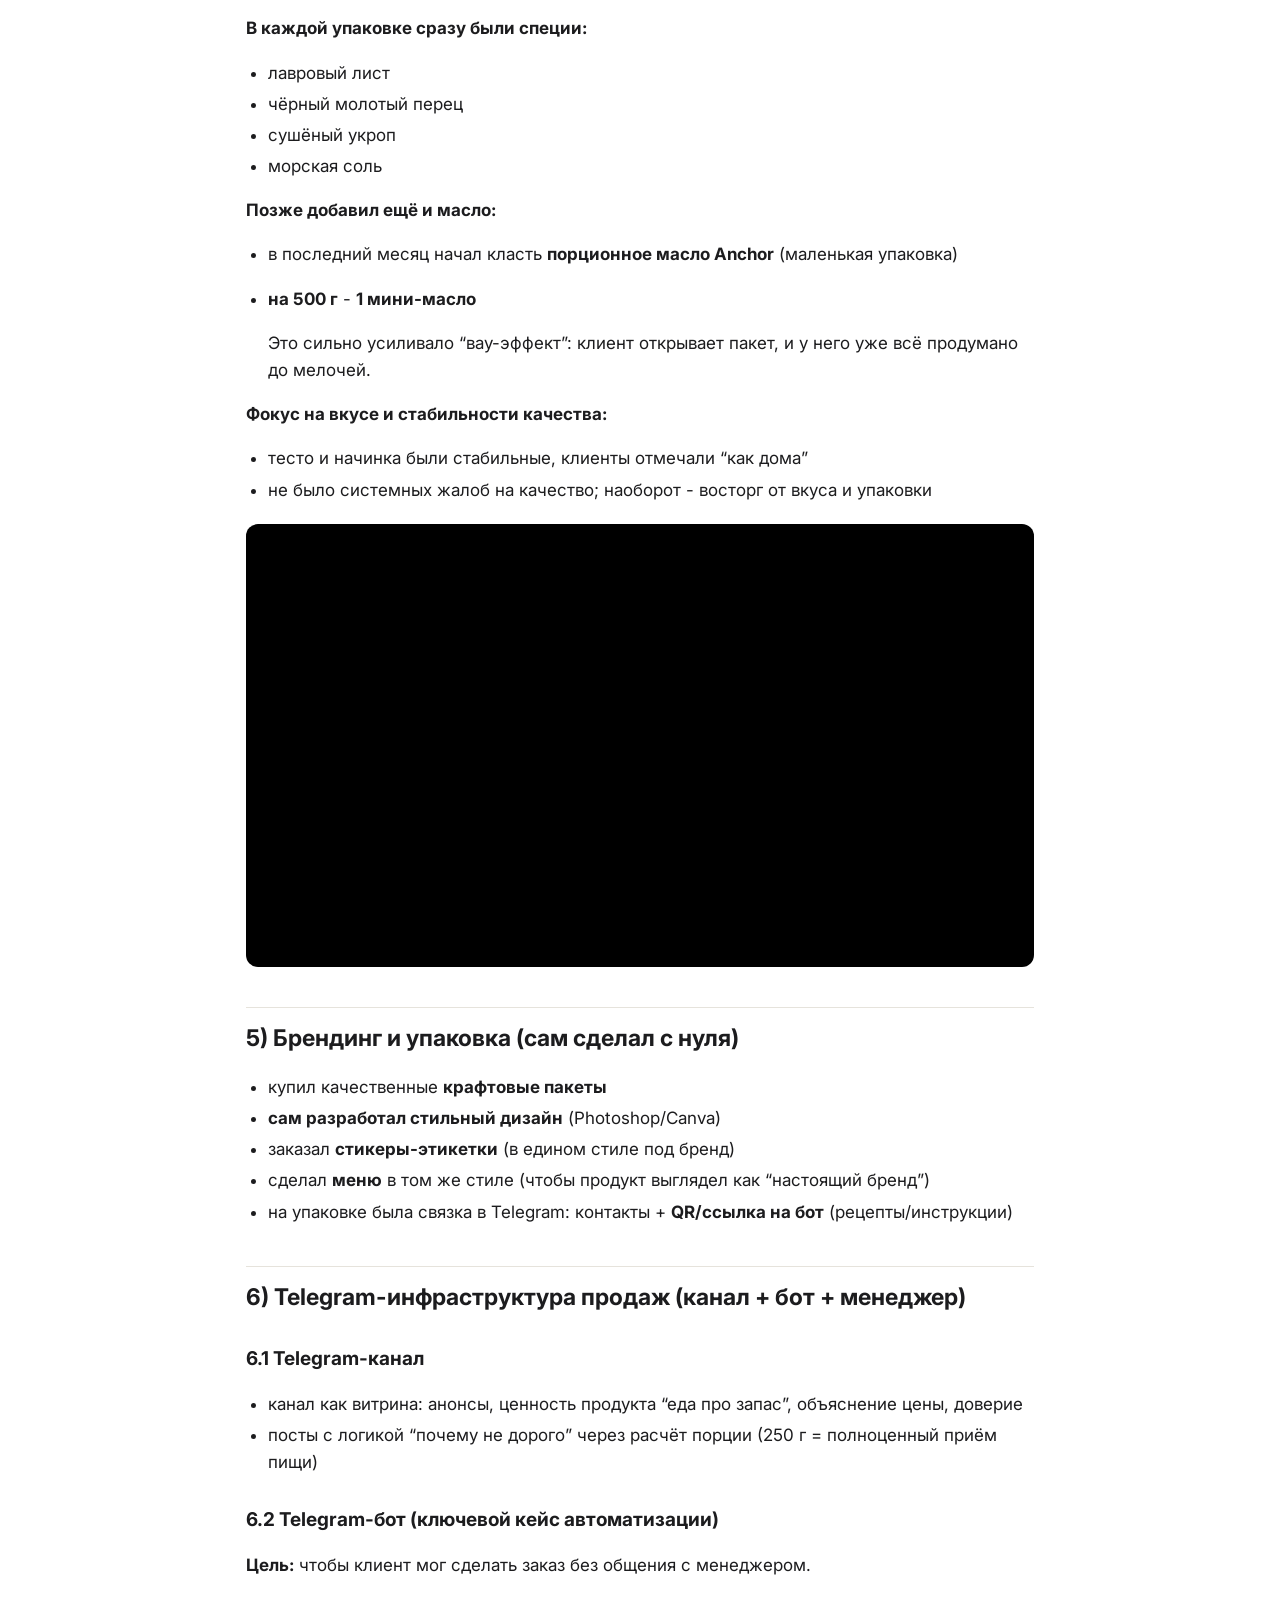
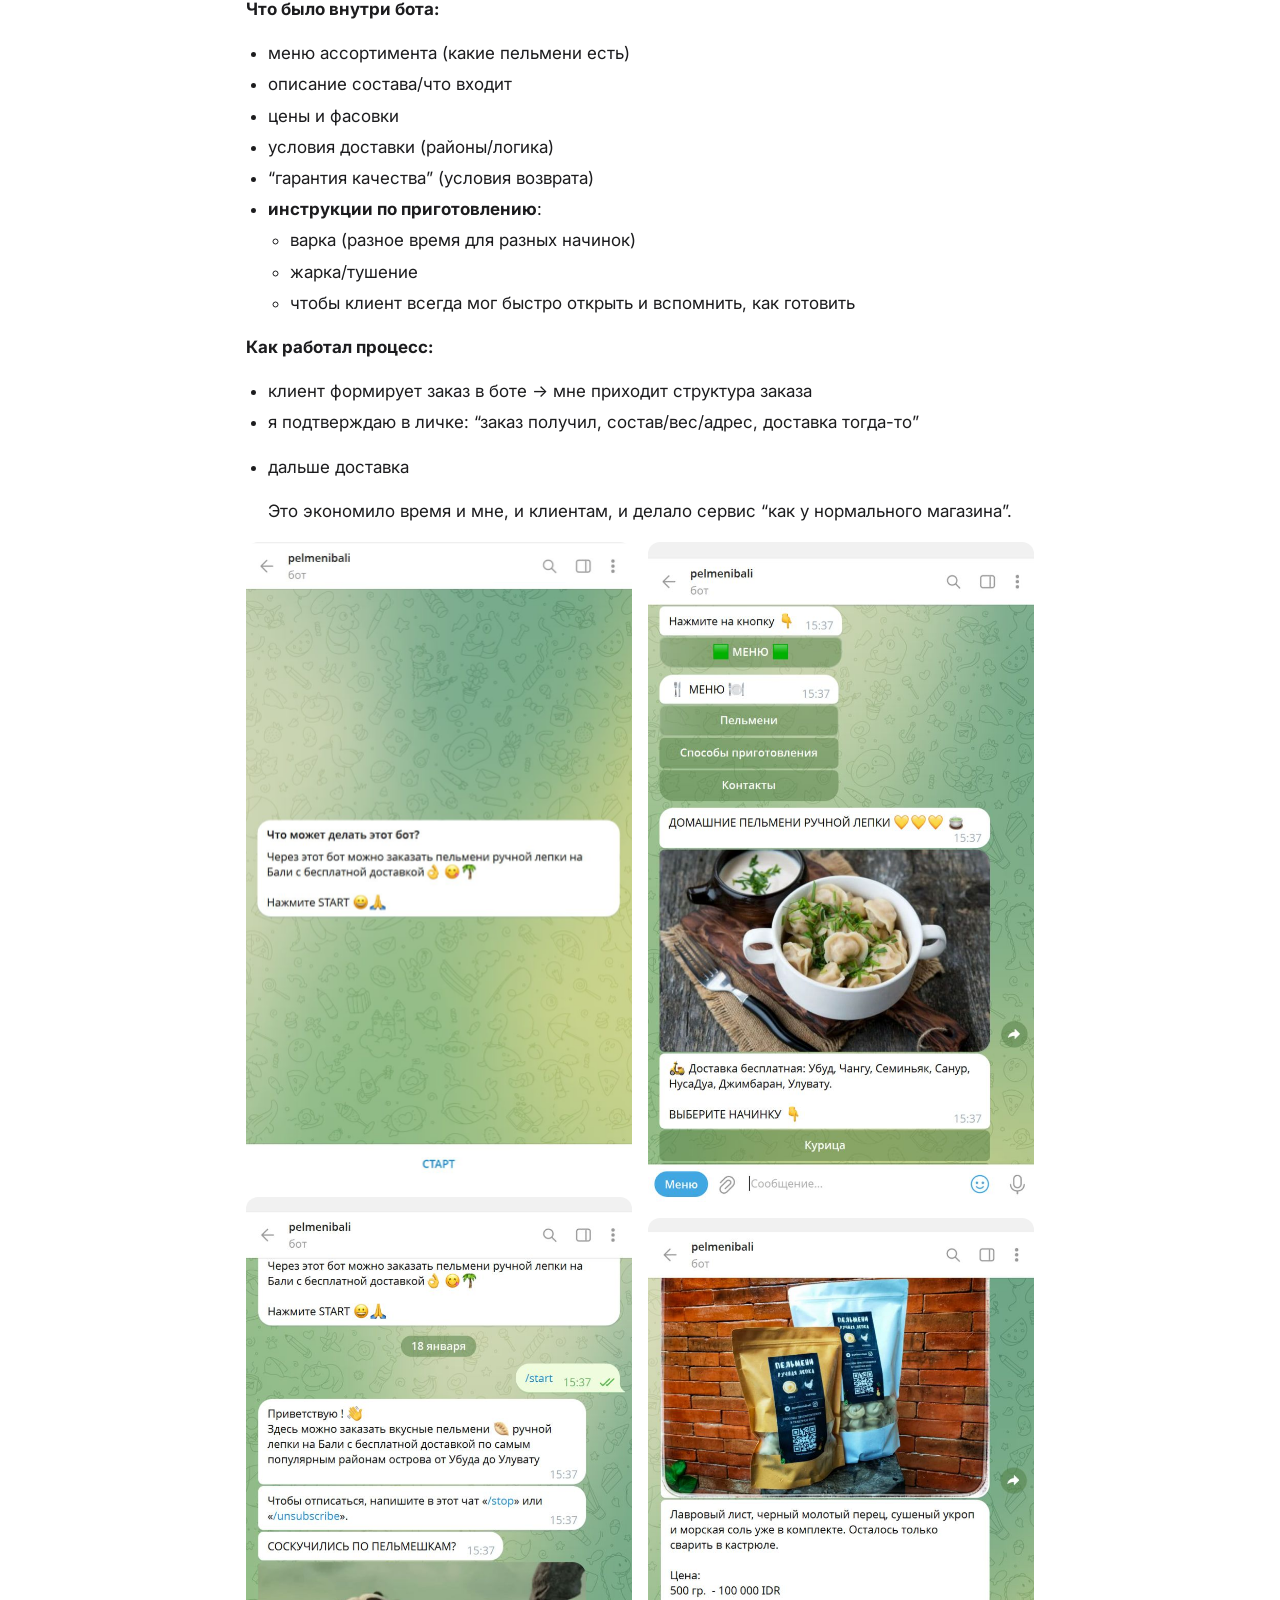
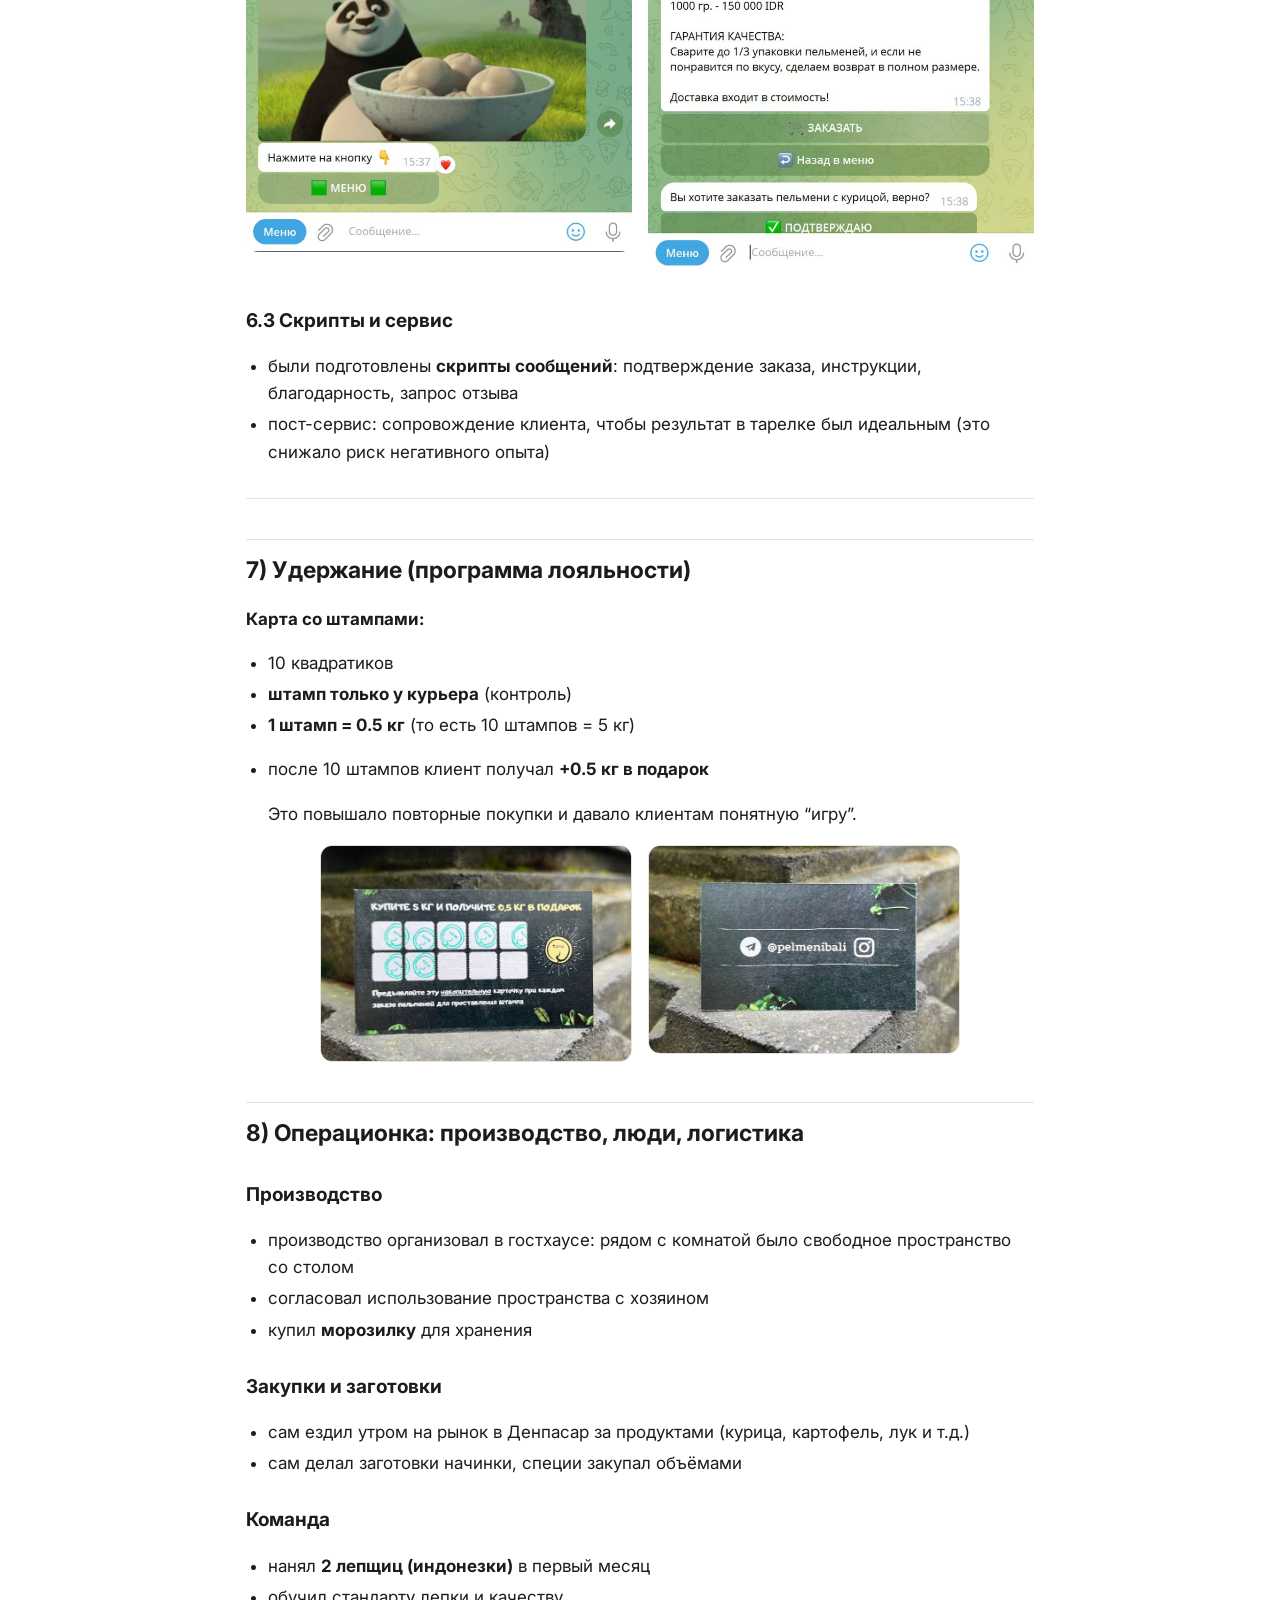
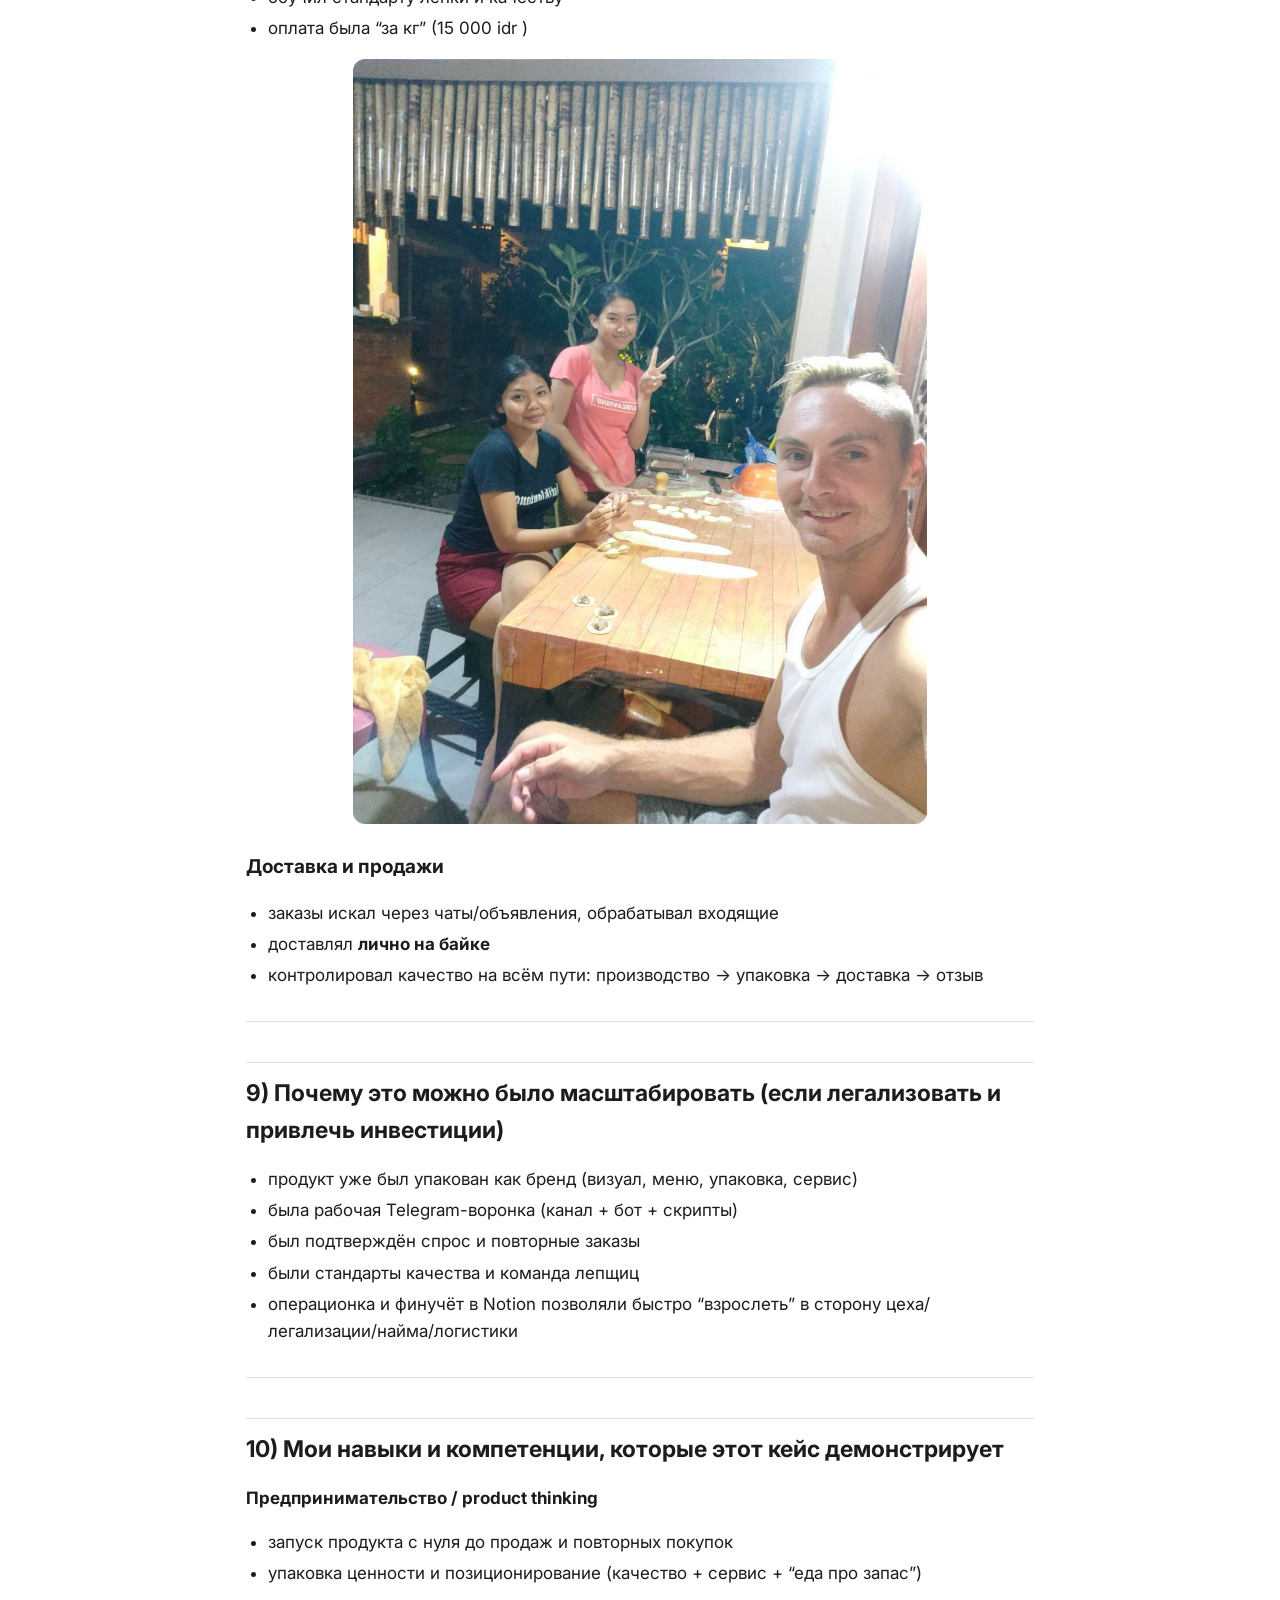
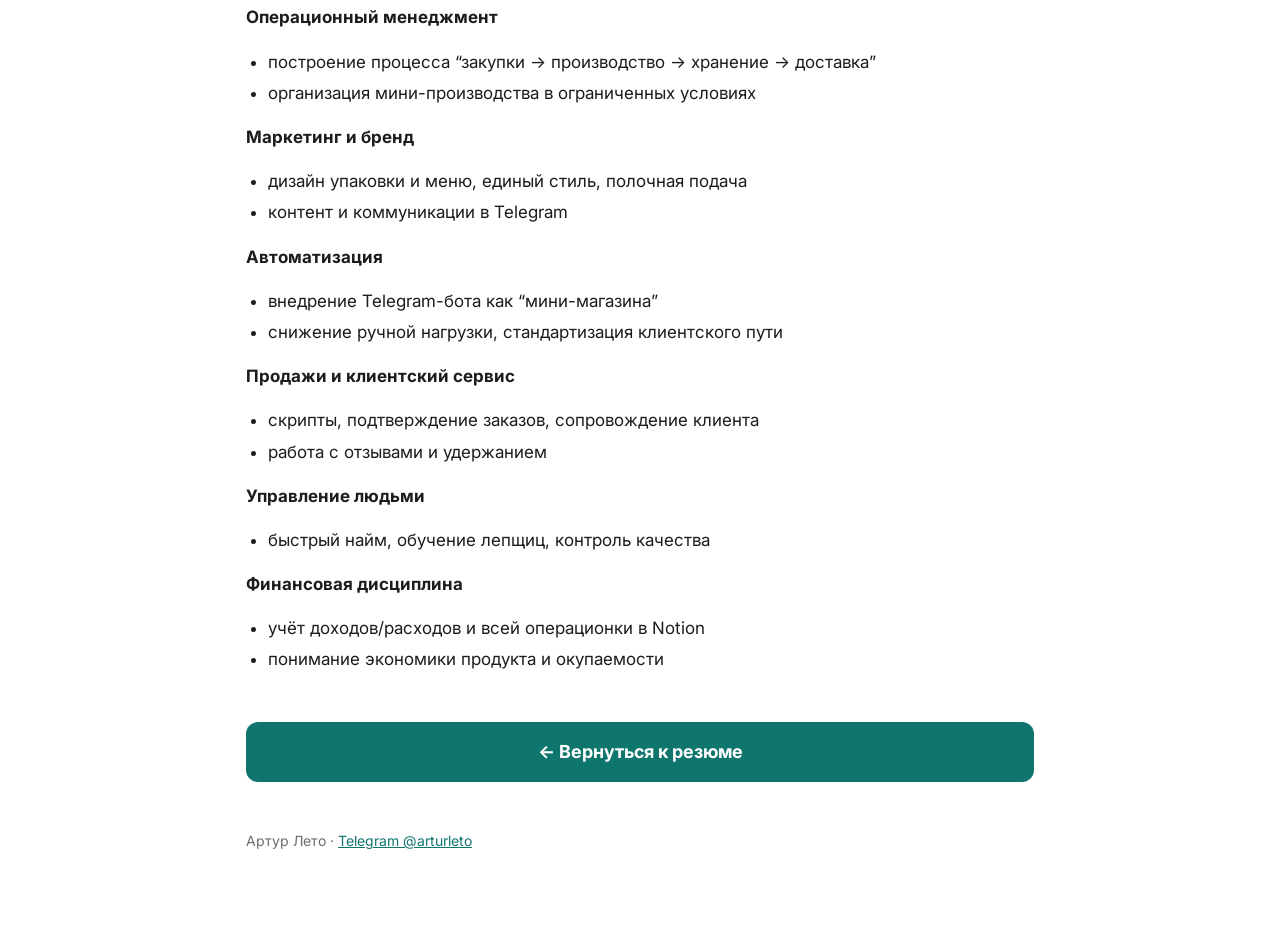
<file: exp/pelmeni.html>
<!doctype html>
<html lang="ru"><head><meta charset="utf-8">
<meta name="viewport" content="width=device-width,initial-scale=1">
<meta name="robots" content="noindex,nofollow">
<title>Pelmeni Bali - запуск мини-производства D2C-пельменей на Бали</title>
<link rel="preconnect" href="https://fonts.googleapis.com">
<link href="https://fonts.googleapis.com/css2?family=Inter:wght@400;600;700&display=swap" rel="stylesheet">
<link rel="stylesheet" href="../style.css">
</head><body><div class="wrap">
<a class="back" href="../index.html">← Вернуться к резюме</a>
<h1>Pelmeni Bali - запуск мини-производства D2C-пельменей на Бали</h1>
<p class="role">31.03.2022 - 28.06.2022 (3 месяца)</p>
<p><strong>В 2022 году запустил на Бали пельменный микропроект как эксперимент (проверка спроса + продукт “для души”, без цели строить большой бизнес).</strong></p>
<p><strong>Тем не менее выстроил всё как систему: производство, упаковка, продажи и доставка - проект вышел в самоокупаемость и дал прибыль.</strong></p>
<p>Telegram Bot  - <a target="_blank" rel="noopener" href="https://t.me/pelmenibali_bot">https://t.me/pelmenibali_bot</a> 
Telegram channel  - <a target="_blank" rel="noopener" href="https://t.me/pelmeni_bali">https://t.me/pelmeni_bali</a>
Instagram - <a target="_blank" rel="noopener" href="https://www.instagram.com/pelmenibali">https://www.instagram.com/pelmenibali</a> </p>
<p><a href="../img/pelmeni/01.jpg" target="_blank"><img alt="" src="../img/pelmeni/01.jpg" loading="lazy" /></a></p>
<h2>1) Роль и формат проекта</h2>
<p><strong>Роль:</strong> основатель / операционный менеджер / маркетинг + продажи / customer success</p>
<p><strong>Формат:</strong> D2C (прямые продажи клиентам), производство маленькими партиями, доставка по популярным районам Бали</p>
<p><strong>31.03.2022 - 28.06.2022</strong></p>
<p><strong>Суть:</strong> запустил продукт “под ключ”: продукт → бренд → продажи в Telegram → производство → доставка → финучёт</p>
<p><a href="../img/pelmeni/02.jpg" target="_blank"><img alt="" src="../img/pelmeni/02.jpg" loading="lazy" /></a></p>
<h2>2) Результаты в цифрах (фактами)</h2>
<ul>
<li><strong>95 заказов</strong></li>
<li><strong>64 уникальных клиента</strong></li>
<li><strong>119 кг</strong> продано</li>
<li><strong>Выручка за все время:</strong> <strong>19,345,000 IDR (~$1,144)</strong></li>
<li><strong>Вложения за все время:</strong> <strong>17,060,700 IDR (~$1,009)</strong></li>
<li><strong>Чистая прибыль:</strong> <strong>2,284,300 IDR (~$136)</strong></li>
<li>За ~<strong>3 месяца вывел проект в плюс</strong>, перекрыл стартовые вложения (с учётом того, что часть продукции я сам ел по одному-два раза в сутки и часто угощал друзей)</li>
</ul>
<hr />
<h2>3) Продукт и ассортимент</h2>
<p><strong>4 вида пельменей:</strong></p>
<ul>
<li>курица</li>
<li>говядина</li>
<li>картошка + грибы (вареники)</li>
<li>тунец (нестандартная начинка, выделяла продукт на рынке)</li>
</ul>
<p><strong>Фасовки:</strong></p>
<ul>
<li><strong>500 г</strong></li>
<li><strong>1000 г</strong></li>
</ul>
<p><strong>Цены (по меню/ассортименту):</strong></p>
<ul>
<li>диапазон <strong>150k-200k IDR за 1 кг</strong> (в зависимости от начинки)</li>
<li>логика цены при смешанном заказе: если суммарно <strong>от 1 кг</strong>, цена считалась как “за килограмм” (стимул собирать корзину)</li>
</ul>
<hr />
<h2>4) Главное конкурентное отличие (то, что почти никто не делает)</h2>
<p>Я упаковал продукт как “сервис”, а не просто “пельмени”:</p>
<p><strong>В каждой упаковке сразу были специи:</strong></p>
<ul>
<li>лавровый лист</li>
<li>чёрный молотый перец</li>
<li>сушёный укроп</li>
<li>морская соль</li>
</ul>
<p><strong>Позже добавил ещё и масло:</strong></p>
<ul>
<li>в последний месяц начал класть <strong>порционное масло Anchor</strong> (маленькая упаковка)</li>
<li>
<p><strong>на 500 г</strong> - <strong>1 мини-масло</strong></p>
<p>Это сильно усиливало “вау-эффект”: клиент открывает пакет, и у него уже всё продумано до мелочей.</p>
</li>
</ul>
<p><strong>Фокус на вкусе и стабильности качества:</strong></p>
<ul>
<li>тесто и начинка были стабильные, клиенты отмечали “как дома”</li>
<li>не было системных жалоб на качество; наоборот - восторг от вкуса и упаковки</li>
</ul>
<div class="yt"><iframe src="https://www.youtube.com/embed/GYKvQ3fT95E" title="YouTube" allow="accelerometer; autoplay; clipboard-write; encrypted-media; gyroscope; picture-in-picture" allowfullscreen loading="lazy" referrerpolicy="strict-origin-when-cross-origin"></iframe></div>
<h2>5) Брендинг и упаковка (сам сделал с нуля)</h2>
<ul>
<li>купил качественные <strong>крафтовые пакеты</strong></li>
<li><strong>сам разработал стильный дизайн</strong> (Photoshop/Canva)</li>
<li>заказал <strong>стикеры-этикетки</strong> (в едином стиле под бренд)</li>
<li>сделал <strong>меню</strong> в том же стиле (чтобы продукт выглядел как “настоящий бренд”)</li>
<li>на упаковке была связка в Telegram: контакты + <strong>QR/ссылка на бот</strong> (рецепты/инструкции)</li>
</ul>
<h2>6) Telegram-инфраструктура продаж (канал + бот + менеджер)</h2>
<h3>6.1 Telegram-канал</h3>
<ul>
<li>канал как витрина: анонсы, ценность продукта “еда про запас”, объяснение цены, доверие</li>
<li>посты с логикой “почему не дорого” через расчёт порции (250 г = полноценный приём пищи)</li>
</ul>
<h3>6.2 Telegram-бот (ключевой кейс автоматизации)</h3>
<p><strong>Цель:</strong> чтобы клиент мог сделать заказ без общения с менеджером.</p>
<p><strong>Что было внутри бота:</strong></p>
<ul>
<li>меню ассортимента (какие пельмени есть)</li>
<li>описание состава/что входит</li>
<li>цены и фасовки</li>
<li>условия доставки (районы/логика)</li>
<li>“гарантия качества” (условия возврата)</li>
<li><strong>инструкции по приготовлению</strong>:<ul>
<li>варка (разное время для разных начинок)</li>
<li>жарка/тушение</li>
<li>чтобы клиент всегда мог быстро открыть и вспомнить, как готовить</li>
</ul>
</li>
</ul>
<p><strong>Как работал процесс:</strong></p>
<ul>
<li>клиент формирует заказ в боте → мне приходит структура заказа</li>
<li>я подтверждаю в личке: “заказ получил, состав/вес/адрес, доставка тогда-то”</li>
<li>
<p>дальше доставка</p>
<p>Это экономило время и мне, и клиентам, и делало сервис “как у нормального магазина”.</p>
</li>
</ul>
<div class="grid2">
<p><a href="../img/pelmeni/03.jpg" target="_blank"><img alt="" src="../img/pelmeni/03.jpg" loading="lazy" /></a></p>
<p><a href="../img/pelmeni/04.jpg" target="_blank"><img alt="" src="../img/pelmeni/04.jpg" loading="lazy" /></a></p>
<p><a href="../img/pelmeni/05.jpg" target="_blank"><img alt="" src="../img/pelmeni/05.jpg" loading="lazy" /></a></p>
<p><a href="../img/pelmeni/06.jpg" target="_blank"><img alt="" src="../img/pelmeni/06.jpg" loading="lazy" /></a></p>
</div>
<h3>6.3 Скрипты и сервис</h3>
<ul>
<li>были подготовлены <strong>скрипты сообщений</strong>: подтверждение заказа, инструкции, благодарность, запрос отзыва</li>
<li>пост-сервис: сопровождение клиента, чтобы результат в тарелке был идеальным (это снижало риск негативного опыта)</li>
</ul>
<hr />
<h2>7) Удержание (программа лояльности)</h2>
<p><strong>Карта со штампами:</strong></p>
<ul>
<li>10 квадратиков</li>
<li><strong>штамп только у курьера</strong> (контроль)</li>
<li><strong>1 штамп = 0.5 кг</strong> (то есть 10 штампов = 5 кг)</li>
<li>
<p>после 10 штампов клиент получал <strong>+0.5 кг в подарок</strong></p>
<p>Это повышало повторные покупки и давало клиентам понятную “игру”.</p>
</li>
</ul>
<div class="pair">
<p><a href="../img/pelmeni/07.jpg" target="_blank"><img alt="" src="../img/pelmeni/07.jpg" loading="lazy" /></a></p>
<p><a href="../img/pelmeni/08.jpg" target="_blank"><img alt="" src="../img/pelmeni/08.jpg" loading="lazy" /></a></p>
</div>
<h2>8) Операционка: производство, люди, логистика</h2>
<h3>Производство</h3>
<ul>
<li>производство организовал в гостхаусе: рядом с комнатой было свободное пространство со столом</li>
<li>согласовал использование пространства с хозяином</li>
<li>купил <strong>морозилку</strong> для хранения</li>
</ul>
<h3>Закупки и заготовки</h3>
<ul>
<li>сам ездил утром на рынок в Денпасар за продуктами (курица, картофель, лук и т.д.)</li>
<li>сам делал заготовки начинки, специи закупал объёмами</li>
</ul>
<h3>Команда</h3>
<ul>
<li>нанял <strong>2 лепщиц (индонезки)</strong> в первый месяц</li>
<li>обучил стандарту лепки и качеству</li>
<li>оплата была “за кг” (15 000 idr )</li>
</ul>
<p><a href="../img/pelmeni/09.jpg" target="_blank"><img alt="" src="../img/pelmeni/09.jpg" loading="lazy" /></a></p>
<h3>Доставка и продажи</h3>
<ul>
<li>заказы искал через чаты/объявления, обрабатывал входящие</li>
<li>доставлял <strong>лично на байке</strong></li>
<li>контролировал качество на всём пути: производство → упаковка → доставка → отзыв</li>
</ul>
<hr />
<h2>9) Почему это можно было масштабировать (если легализовать и привлечь инвестиции)</h2>
<ul>
<li>продукт уже был упакован как бренд (визуал, меню, упаковка, сервис)</li>
<li>была рабочая Telegram-воронка (канал + бот + скрипты)</li>
<li>был подтверждён спрос и повторные заказы</li>
<li>были стандарты качества и команда лепщиц</li>
<li>операционка и финучёт в Notion позволяли быстро “взрослеть” в сторону цеха/легализации/найма/логистики</li>
</ul>
<hr />
<h2>10) Мои навыки и компетенции, которые этот кейс демонстрирует</h2>
<p><strong>Предпринимательство / product thinking</strong></p>
<ul>
<li>запуск продукта с нуля до продаж и повторных покупок</li>
<li>упаковка ценности и позиционирование (качество + сервис + “еда про запас”)</li>
</ul>
<p><strong>Операционный менеджмент</strong></p>
<ul>
<li>построение процесса “закупки → производство → хранение → доставка”</li>
<li>организация мини-производства в ограниченных условиях</li>
</ul>
<p><strong>Маркетинг и бренд</strong></p>
<ul>
<li>дизайн упаковки и меню, единый стиль, полочная подача</li>
<li>контент и коммуникации в Telegram</li>
</ul>
<p><strong>Автоматизация</strong></p>
<ul>
<li>внедрение Telegram-бота как “мини-магазина”</li>
<li>снижение ручной нагрузки, стандартизация клиентского пути</li>
</ul>
<p><strong>Продажи и клиентский сервис</strong></p>
<ul>
<li>скрипты, подтверждение заказов, сопровождение клиента</li>
<li>работа с отзывами и удержанием</li>
</ul>
<p><strong>Управление людьми</strong></p>
<ul>
<li>быстрый найм, обучение лепщиц, контроль качества</li>
</ul>
<p><strong>Финансовая дисциплина</strong></p>
<ul>
<li>учёт доходов/расходов и всей операционки в Notion</li>
<li>понимание экономики продукта и окупаемости</li>
</ul>
<a class="btn-big" href="../index.html">← Вернуться к резюме</a>

<footer>Артур Лето · <a href="https://t.me/arturleto" target="_blank" rel="noopener">Telegram @arturleto</a></footer>
</div></body></html>
</file>
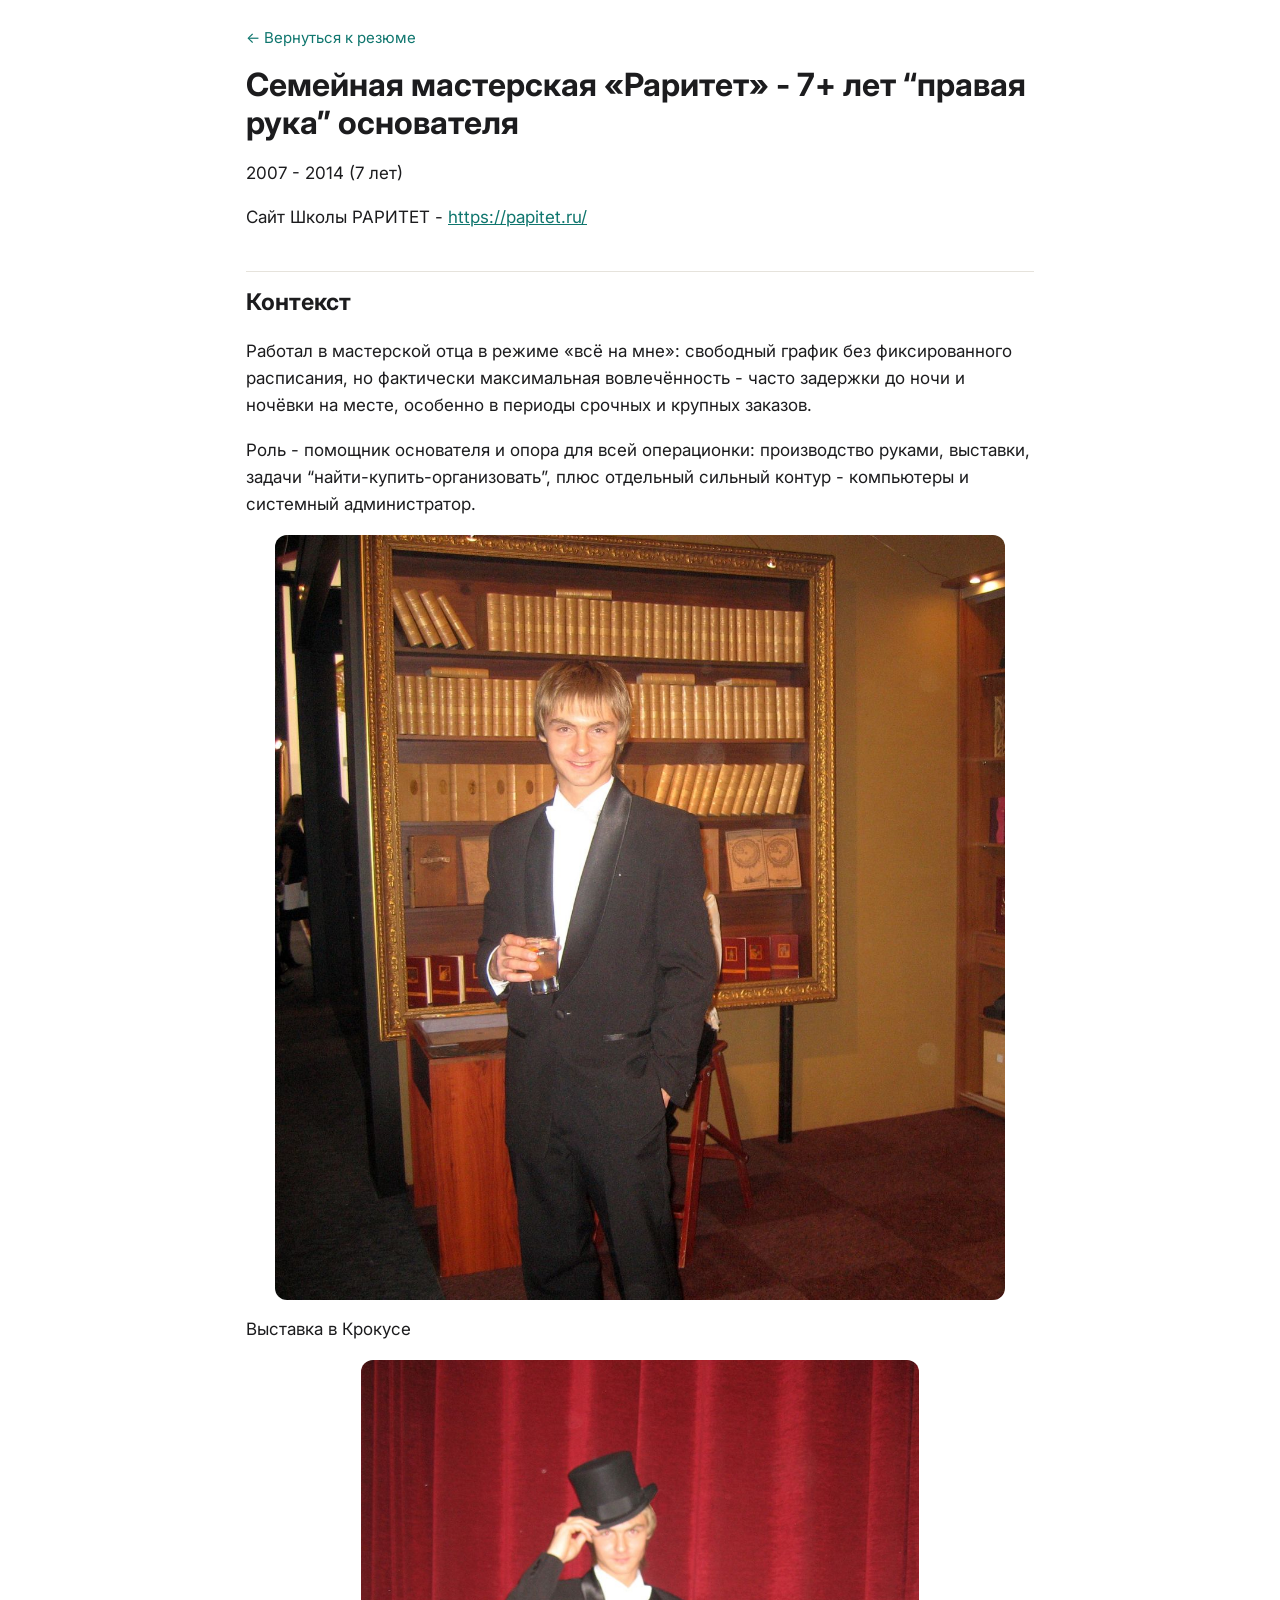
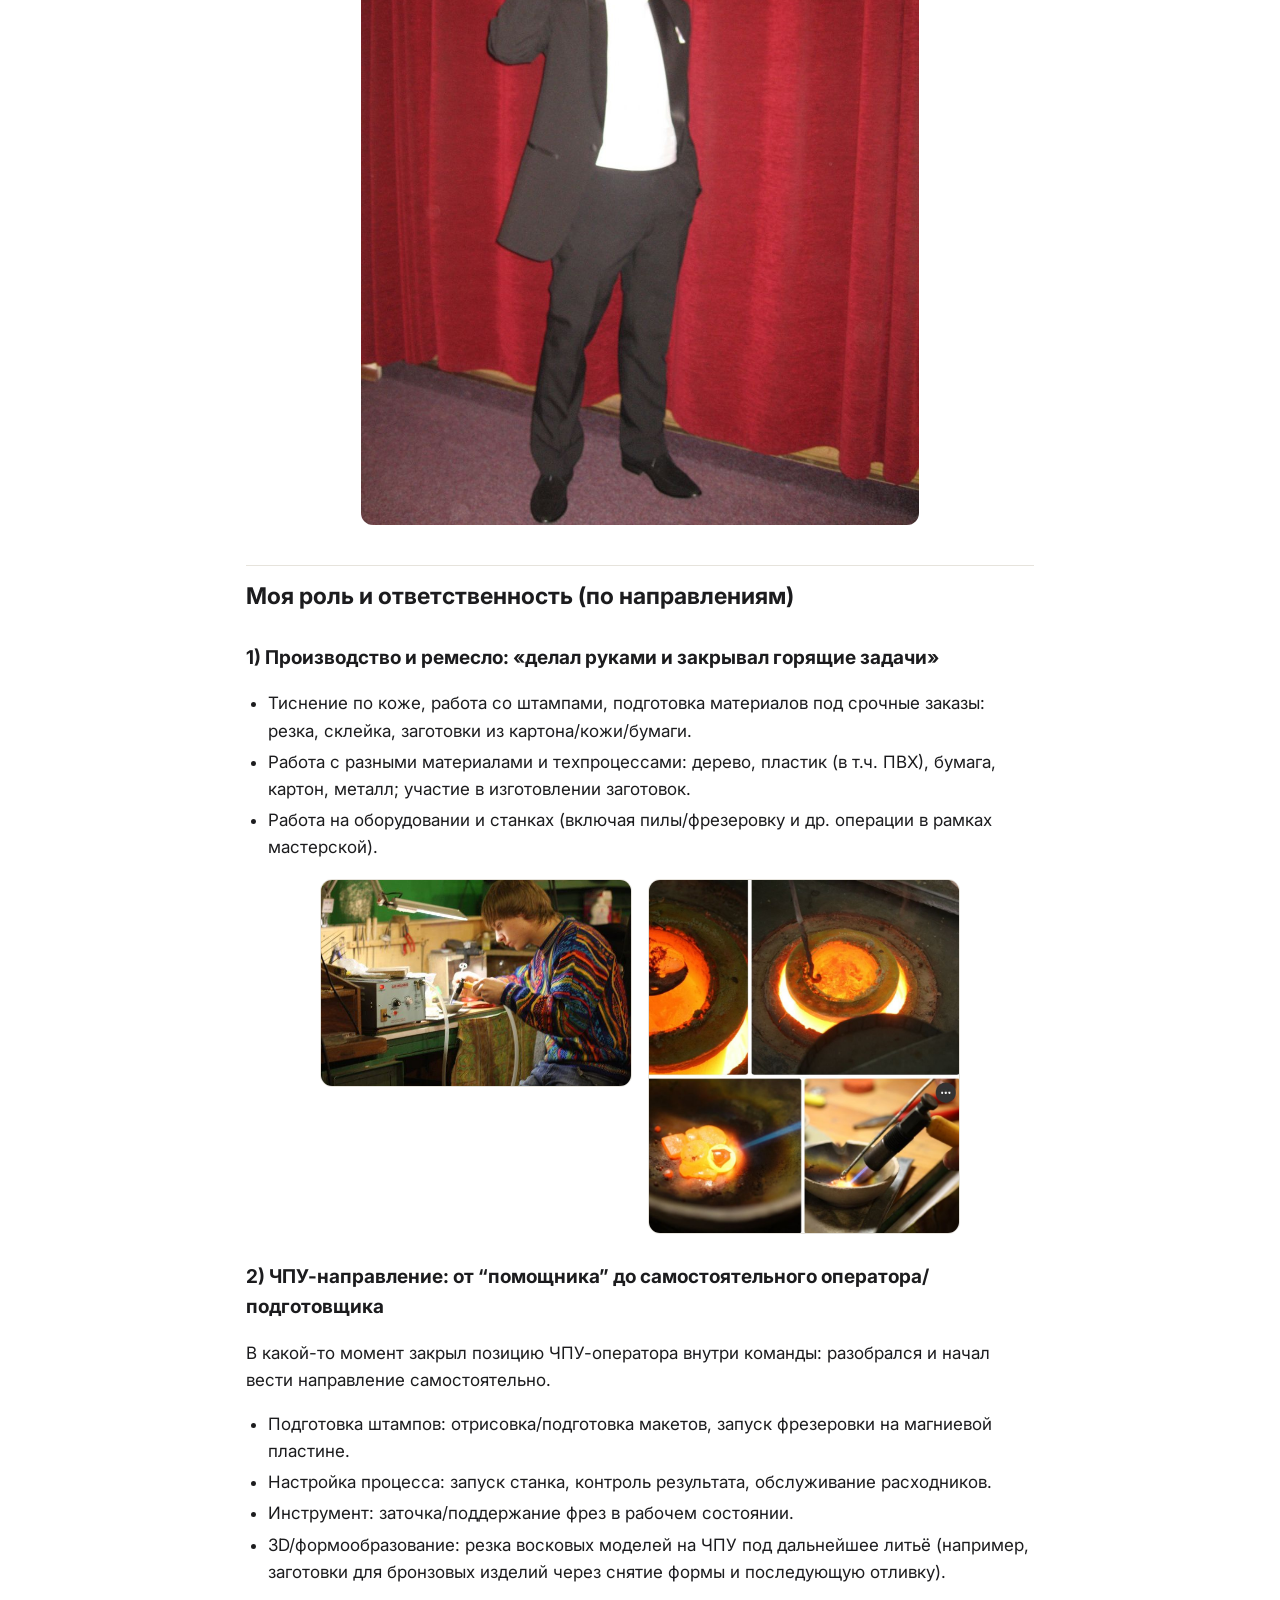
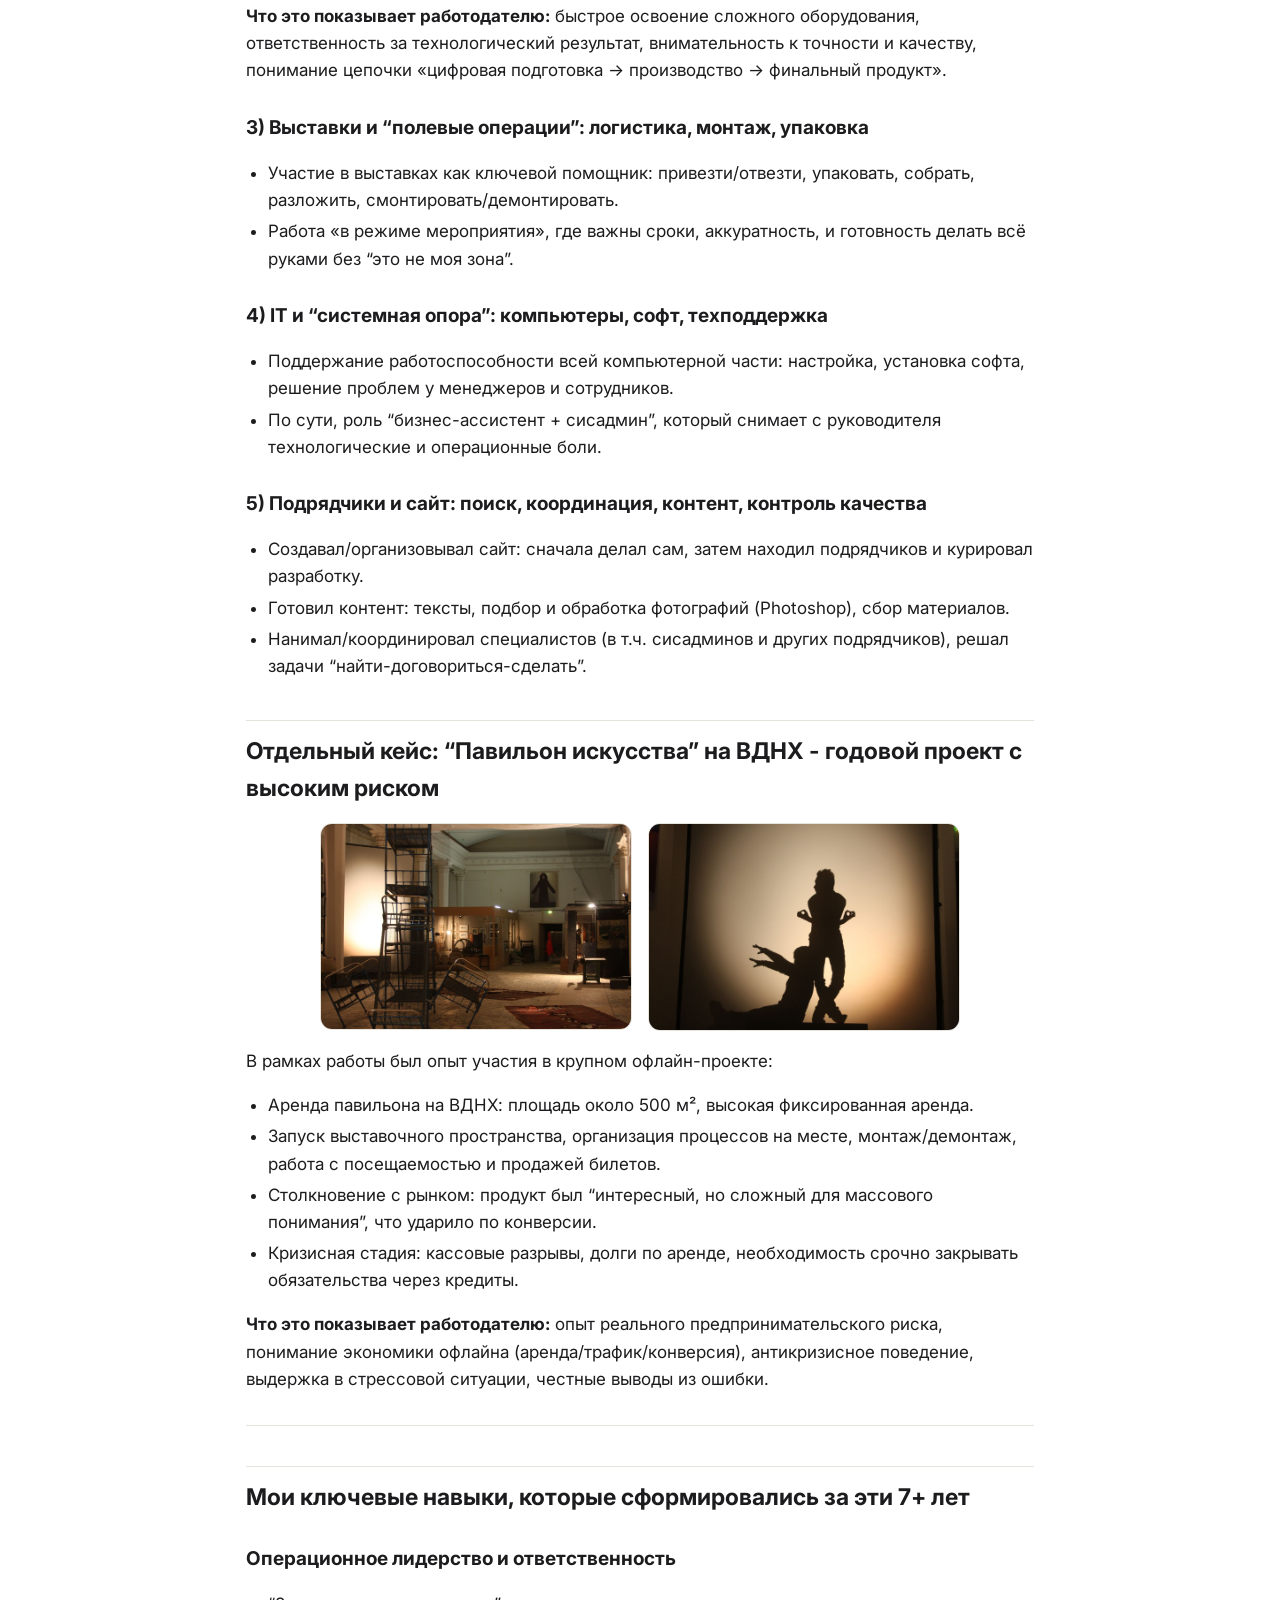
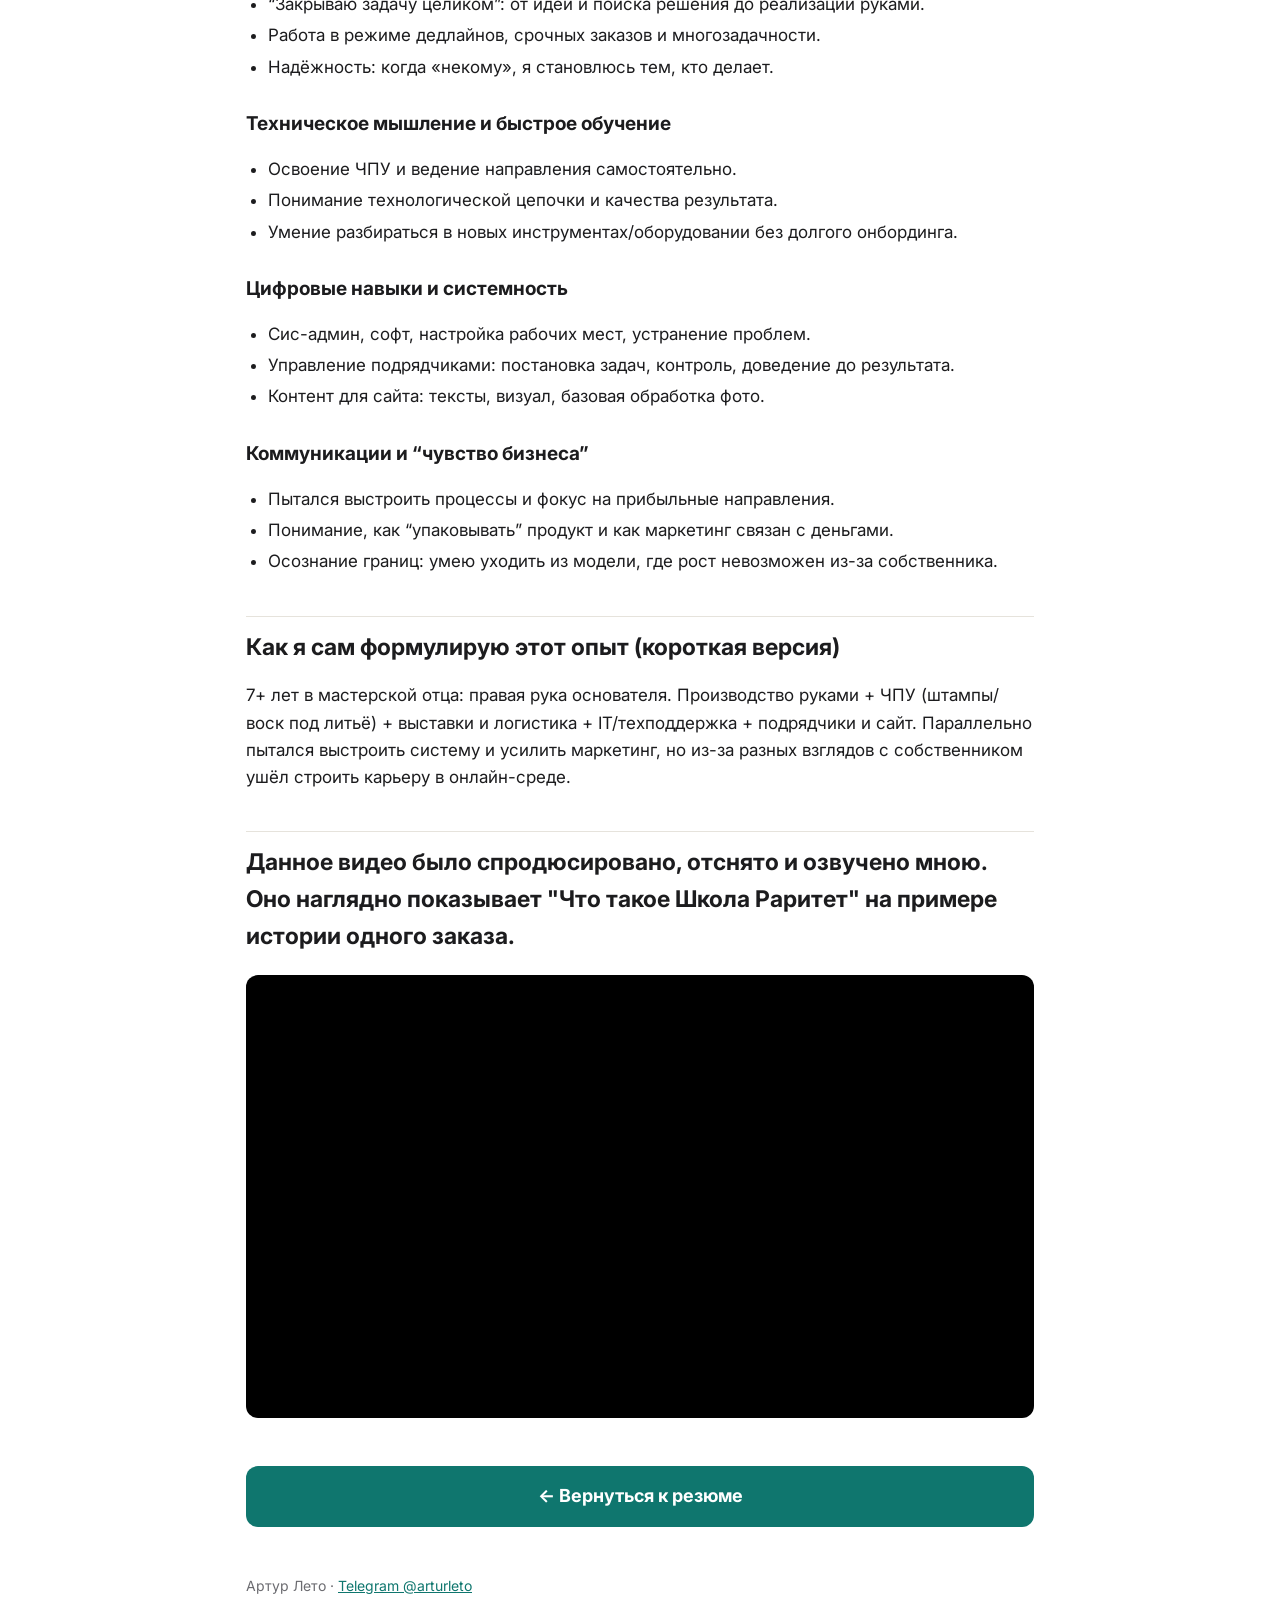
<file: exp/raritet.html>
<!doctype html>
<html lang="ru"><head><meta charset="utf-8">
<meta name="viewport" content="width=device-width,initial-scale=1">
<meta name="robots" content="noindex,nofollow">
<title>Семейная мастерская «Раритет» - 7+ лет “правая рука” основателя</title>
<link rel="preconnect" href="https://fonts.googleapis.com">
<link href="https://fonts.googleapis.com/css2?family=Inter:wght@400;600;700&display=swap" rel="stylesheet">
<link rel="stylesheet" href="../style.css">
</head><body><div class="wrap">
<a class="back" href="../index.html">← Вернуться к резюме</a>
<h1>Семейная мастерская «Раритет» - 7+ лет “правая рука” основателя</h1>
<p class="role">2007 - 2014 (7 лет)</p>
<p>Сайт Школы РАРИТЕТ - <a target="_blank" rel="noopener" href="https://papitet.ru/">https://papitet.ru/</a> </p>
<h2>Контекст</h2>
<p>Работал в мастерской отца в режиме «всё на мне»: свободный график без фиксированного расписания, но фактически максимальная вовлечённость - часто задержки до ночи и ночёвки на месте, особенно в периоды срочных и крупных заказов.</p>
<p>Роль - помощник основателя и опора для всей операционки: производство руками, выставки, задачи “найти-купить-организовать”, плюс отдельный сильный контур - компьютеры и системный администратор.</p>
<p><a href="../img/raritet/01.jpg" target="_blank"><img alt="" src="../img/raritet/01.jpg" loading="lazy" /></a>
Выставка в Крокусе </p>
<p><a href="../img/raritet/02.jpg" target="_blank"><img alt="" src="../img/raritet/02.jpg" loading="lazy" /></a></p>
<h2>Моя роль и ответственность (по направлениям)</h2>
<h3>1) Производство и ремесло: «делал руками и закрывал горящие задачи»</h3>
<ul>
<li>Тиснение по коже, работа со штампами, подготовка материалов под срочные заказы: резка, склейка, заготовки из картона/кожи/бумаги.</li>
<li>Работа с разными материалами и техпроцессами: дерево, пластик (в т.ч. ПВХ), бумага, картон, металл; участие в изготовлении заготовок.</li>
<li>Работа на оборудовании и станках (включая пилы/фрезеровку и др. операции в рамках мастерской).</li>
</ul>
<div class="pair">
<p><a href="../img/raritet/03.jpg" target="_blank"><img alt="" src="../img/raritet/03.jpg" loading="lazy" /></a></p>
<p><a href="../img/raritet/04.jpg" target="_blank"><img alt="" src="../img/raritet/04.jpg" loading="lazy" /></a></p>
</div>
<h3>2) ЧПУ-направление: от “помощника” до самостоятельного оператора/подготовщика</h3>
<p>В какой-то момент закрыл позицию ЧПУ-оператора внутри команды: разобрался и начал вести направление самостоятельно.</p>
<ul>
<li>Подготовка штампов: отрисовка/подготовка макетов, запуск фрезеровки на магниевой пластине.</li>
<li>Настройка процесса: запуск станка, контроль результата, обслуживание расходников.</li>
<li>Инструмент: заточка/поддержание фрез в рабочем состоянии.</li>
<li>3D/формообразование: резка восковых моделей на ЧПУ под дальнейшее литьё (например, заготовки для бронзовых изделий через снятие формы и последующую отливку).</li>
</ul>
<p><strong>Что это показывает работодателю:</strong> быстрое освоение сложного оборудования, ответственность за технологический результат, внимательность к точности и качеству, понимание цепочки «цифровая подготовка → производство → финальный продукт».</p>
<h3>3) Выставки и “полевые операции”: логистика, монтаж, упаковка</h3>
<ul>
<li>Участие в выставках как ключевой помощник: привезти/отвезти, упаковать, собрать, разложить, смонтировать/демонтировать.</li>
<li>Работа «в режиме мероприятия», где важны сроки, аккуратность, и готовность делать всё руками без “это не моя зона”.</li>
</ul>
<h3>4) IT и “системная опора”: компьютеры, софт, техподдержка</h3>
<ul>
<li>Поддержание работоспособности всей компьютерной части: настройка, установка софта, решение проблем у менеджеров и сотрудников.</li>
<li>По сути, роль “бизнес-ассистент + сисадмин”, который снимает с руководителя технологические и операционные боли.</li>
</ul>
<h3>5) Подрядчики и сайт: поиск, координация, контент, контроль качества</h3>
<ul>
<li>Создавал/организовывал сайт: сначала делал сам, затем находил подрядчиков и курировал разработку.</li>
<li>Готовил контент: тексты, подбор и обработка фотографий (Photoshop), сбор материалов.</li>
<li>Нанимал/координировал специалистов (в т.ч. сисадминов и других подрядчиков), решал задачи “найти-договориться-сделать”.</li>
</ul>
<h2>Отдельный кейс: “Павильон искусства” на ВДНХ - годовой проект с высоким риском</h2>
<div class="pair">
<p><a href="../img/raritet/05.jpg" target="_blank"><img alt="" src="../img/raritet/05.jpg" loading="lazy" /></a></p>
<p><a href="../img/raritet/06.jpg" target="_blank"><img alt="" src="../img/raritet/06.jpg" loading="lazy" /></a></p>
</div>
<p>В рамках работы был опыт участия в крупном офлайн-проекте:</p>
<ul>
<li>Аренда павильона на ВДНХ: площадь около 500 м², высокая фиксированная аренда.</li>
<li>Запуск выставочного пространства, организация процессов на месте, монтаж/демонтаж, работа с посещаемостью и продажей билетов.</li>
<li>Столкновение с рынком: продукт был “интересный, но сложный для массового понимания”, что ударило по конверсии.</li>
<li>Кризисная стадия: кассовые разрывы, долги по аренде, необходимость срочно закрывать обязательства через кредиты.</li>
</ul>
<p><strong>Что это показывает работодателю:</strong> опыт реального предпринимательского риска, понимание экономики офлайна (аренда/трафик/конверсия), антикризисное поведение, выдержка в стрессовой ситуации, честные выводы из ошибки.</p>
<hr />
<h2>Мои ключевые навыки, которые сформировались за эти 7+ лет</h2>
<h3>Операционное лидерство и ответственность</h3>
<ul>
<li>“Закрываю задачу целиком”: от идеи и поиска решения до реализации руками.</li>
<li>Работа в режиме дедлайнов, срочных заказов и многозадачности.</li>
<li>Надёжность: когда «некому», я становлюсь тем, кто делает.</li>
</ul>
<h3>Техническое мышление и быстрое обучение</h3>
<ul>
<li>Освоение ЧПУ и ведение направления самостоятельно.</li>
<li>Понимание технологической цепочки и качества результата.</li>
<li>Умение разбираться в новых инструментах/оборудовании без долгого онбординга.</li>
</ul>
<h3>Цифровые навыки и системность</h3>
<ul>
<li>Сис-админ, софт, настройка рабочих мест, устранение проблем.</li>
<li>Управление подрядчиками: постановка задач, контроль, доведение до результата.</li>
<li>Контент для сайта: тексты, визуал, базовая обработка фото.</li>
</ul>
<h3>Коммуникации и “чувство бизнеса”</h3>
<ul>
<li>Пытался выстроить процессы и фокус на прибыльные направления.</li>
<li>Понимание, как “упаковывать” продукт и как маркетинг связан с деньгами.</li>
<li>Осознание границ: умею уходить из модели, где рост невозможен из-за собственника.</li>
</ul>
<h2>Как я сам формулирую этот опыт (короткая версия)</h2>
<p>7+ лет в мастерской отца: правая рука основателя. Производство руками + ЧПУ (штампы/воск под литьё) + выставки и логистика + IT/техподдержка + подрядчики и сайт. Параллельно пытался выстроить систему и усилить маркетинг, но из-за разных взглядов с собственником ушёл строить карьеру в онлайн-среде.</p>
<h2>Данное видео было спродюсировано, отснято и озвучено мною. Оно наглядно показывает "Что такое Школа Раритет" на примере истории одного заказа.</h2>
<div class="yt"><iframe src="https://www.youtube.com/embed/HiTQZSwPS-s" title="YouTube" allow="accelerometer; autoplay; clipboard-write; encrypted-media; gyroscope; picture-in-picture" allowfullscreen loading="lazy" referrerpolicy="strict-origin-when-cross-origin"></iframe></div>
<a class="btn-big" href="../index.html">← Вернуться к резюме</a>

<footer>Артур Лето · <a href="https://t.me/arturleto" target="_blank" rel="noopener">Telegram @arturleto</a></footer>
</div></body></html>
</file>
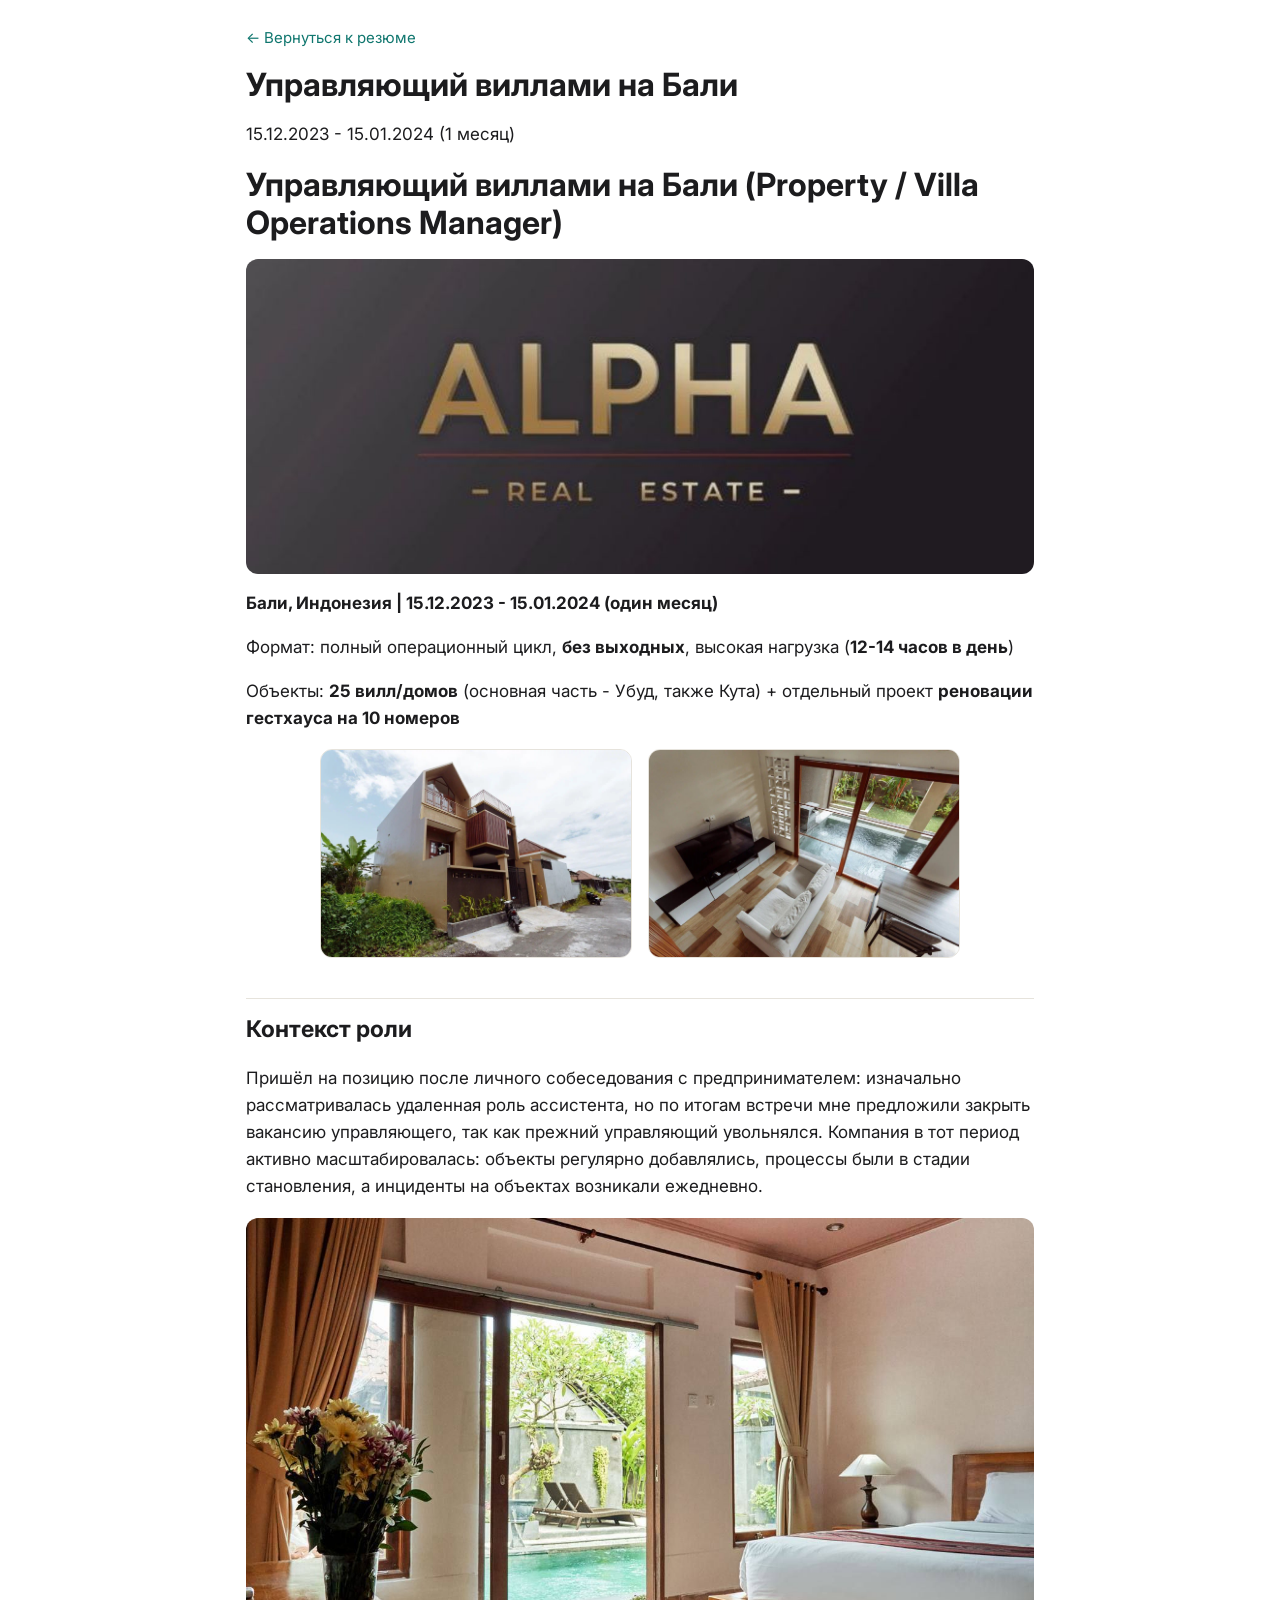
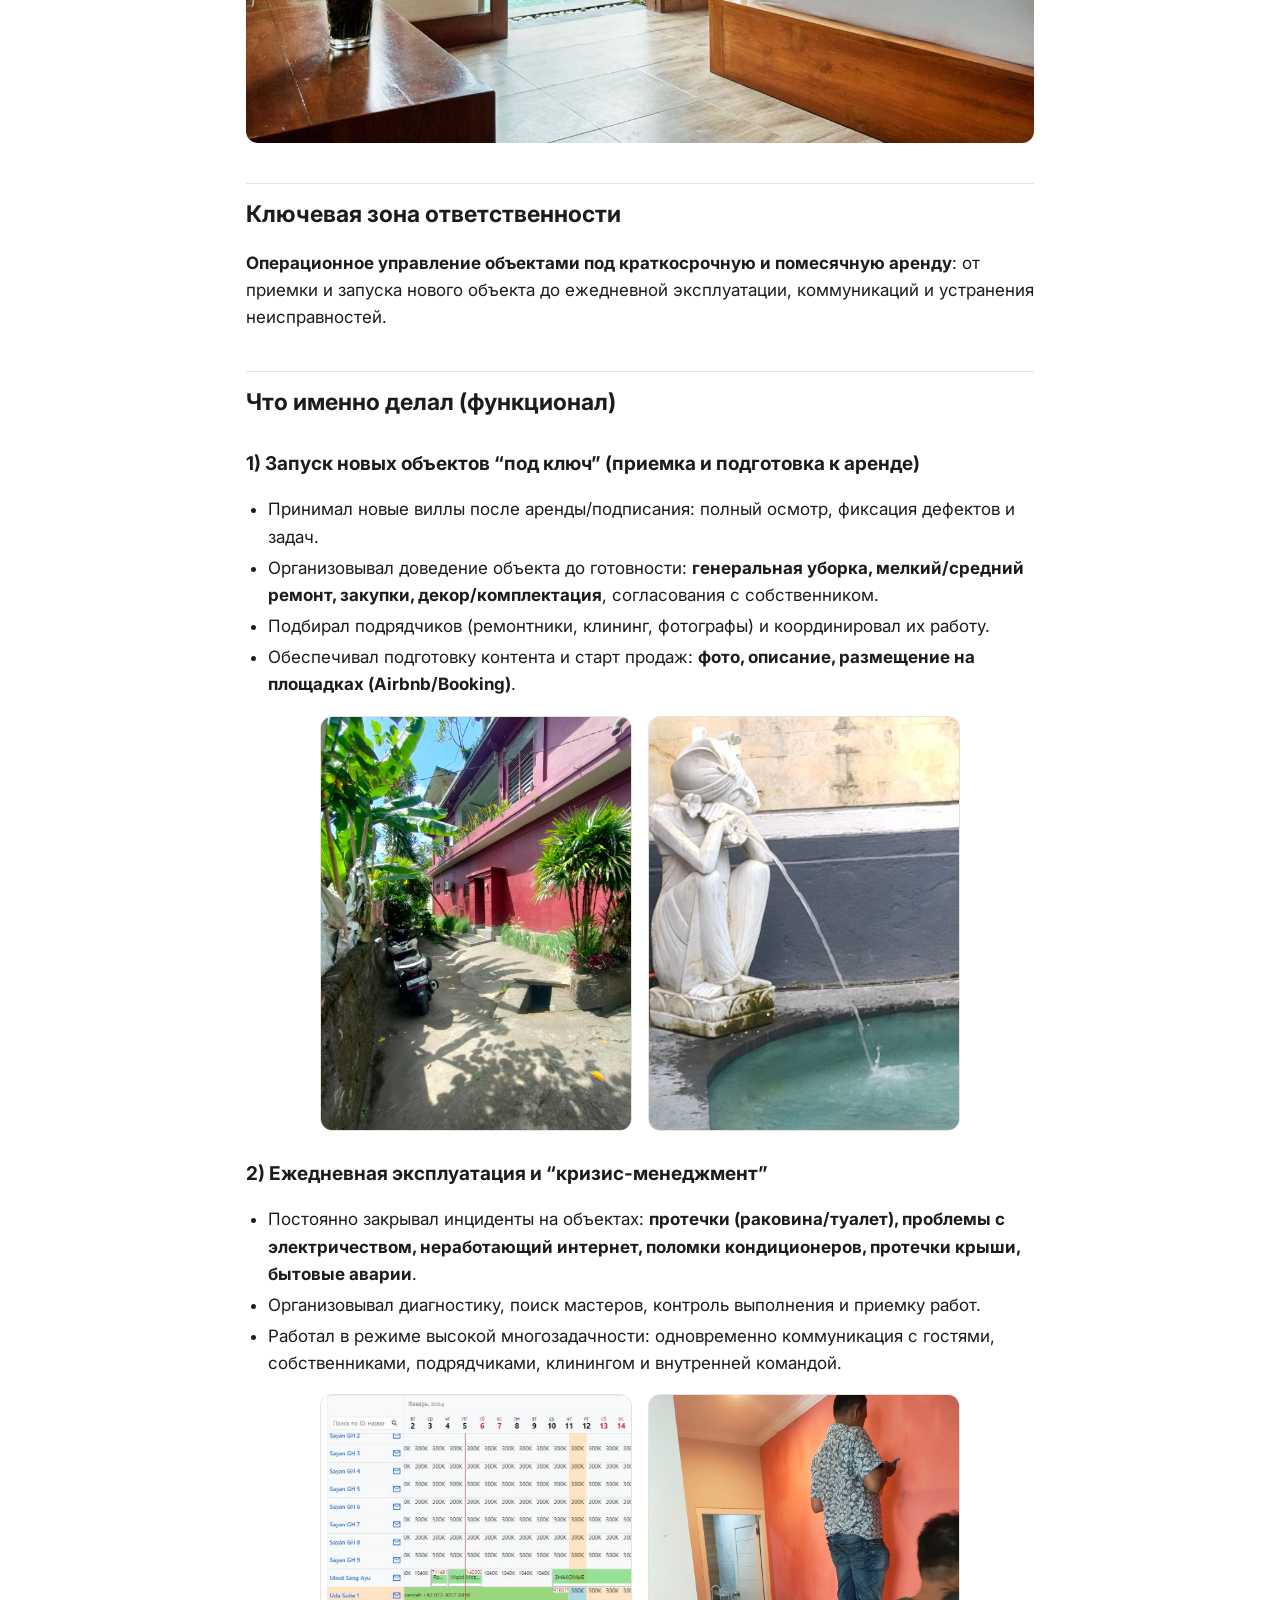
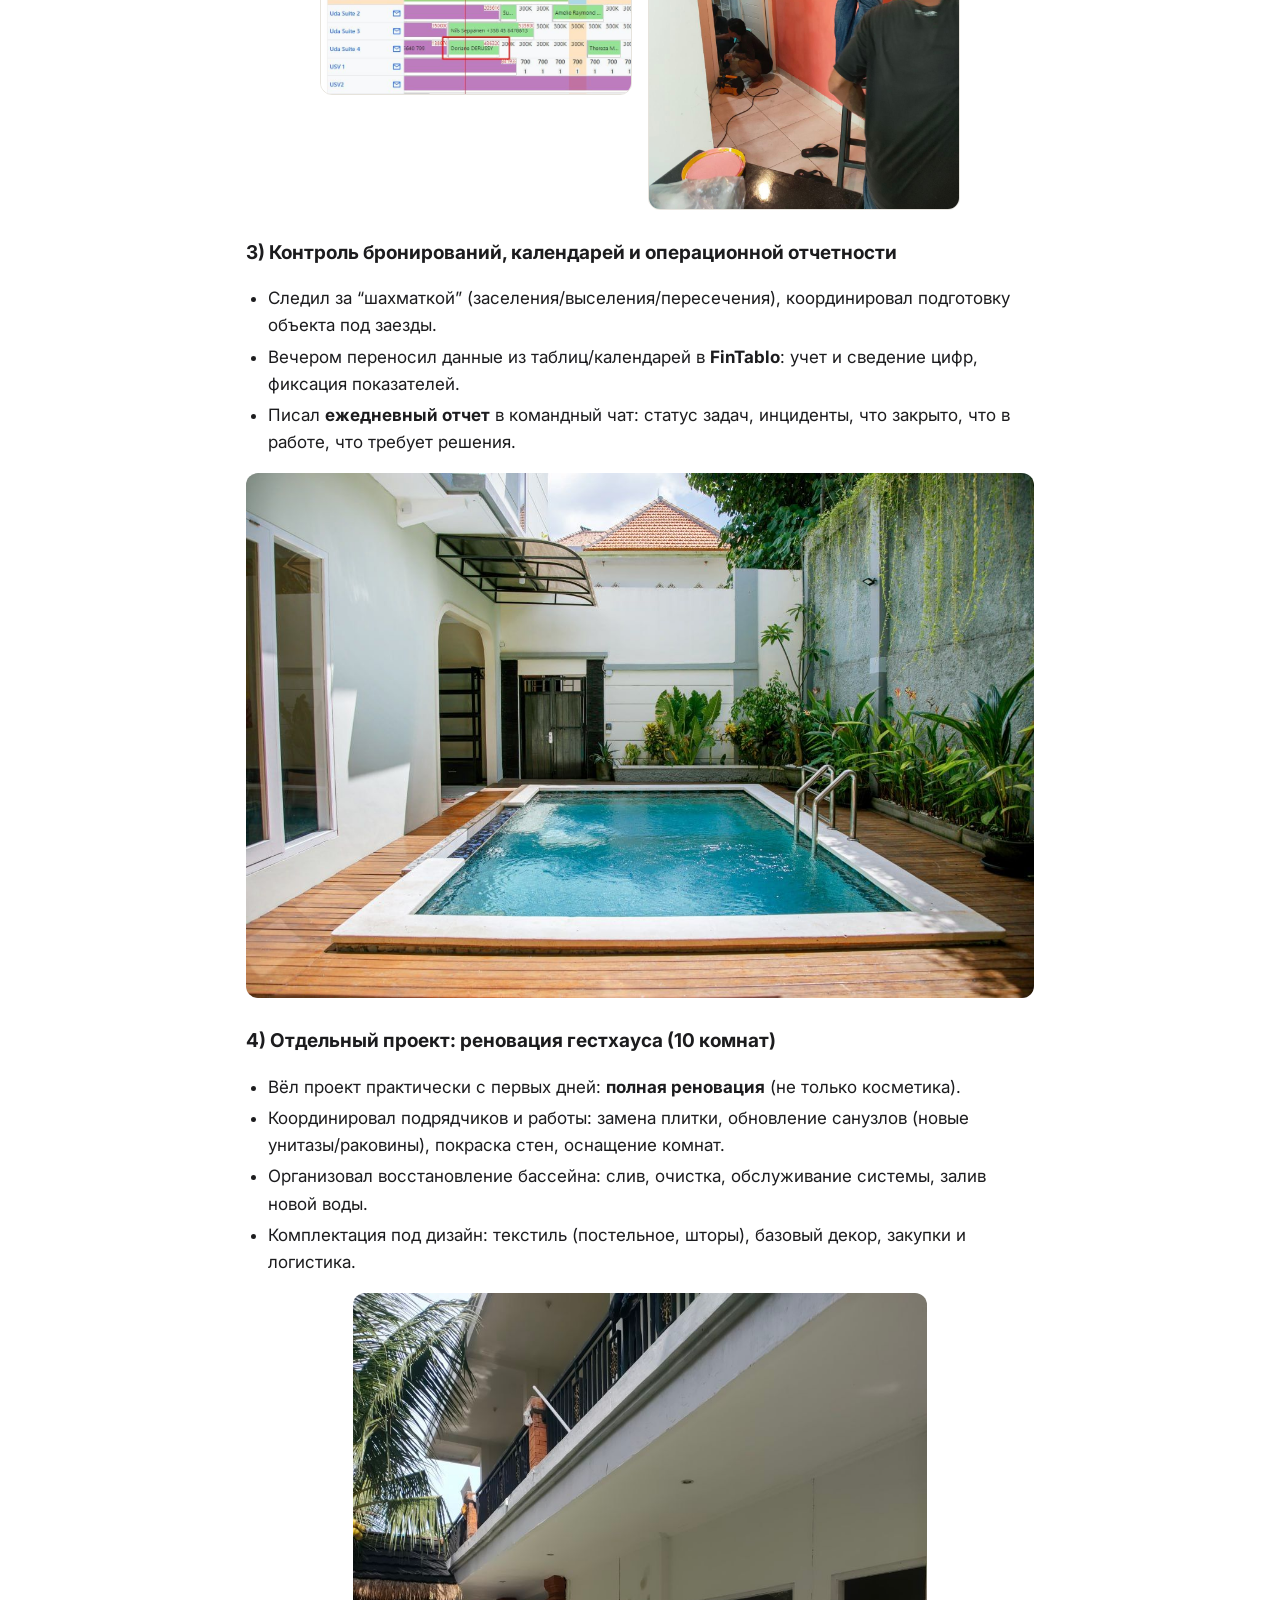
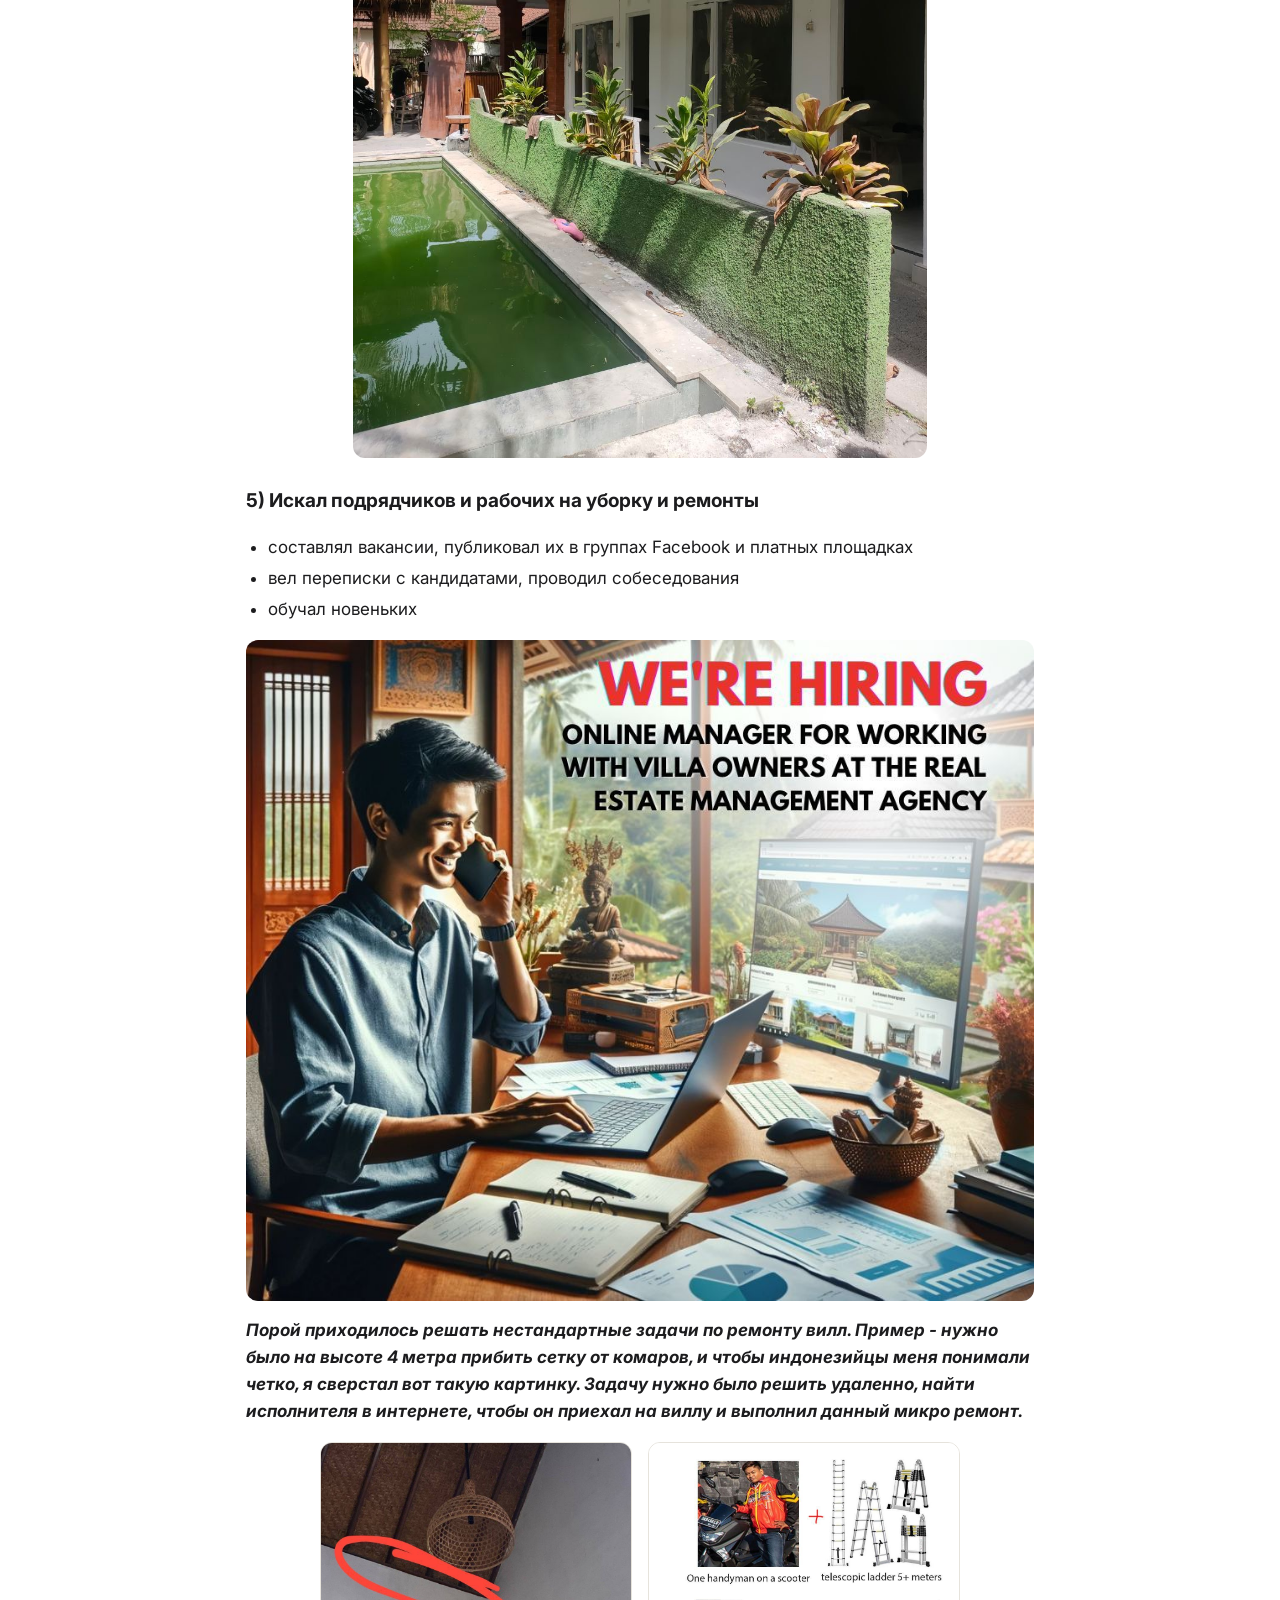
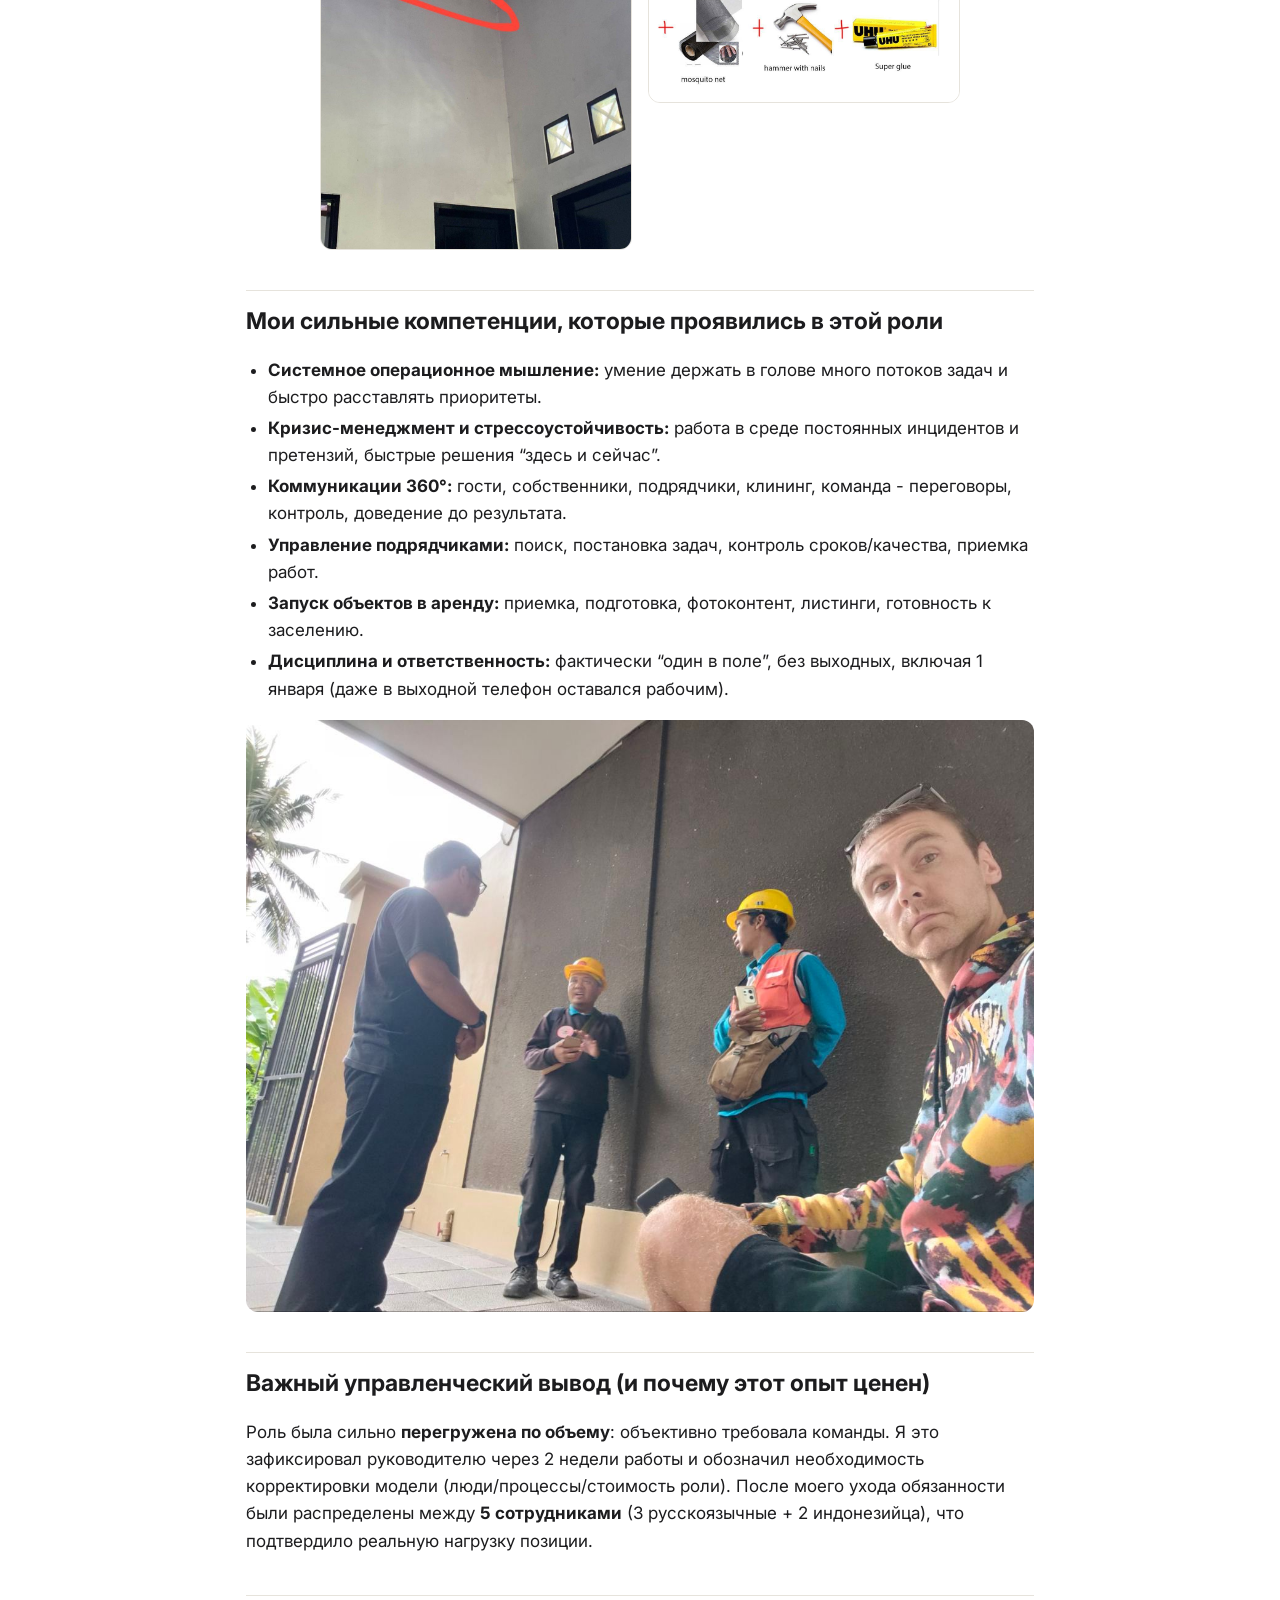
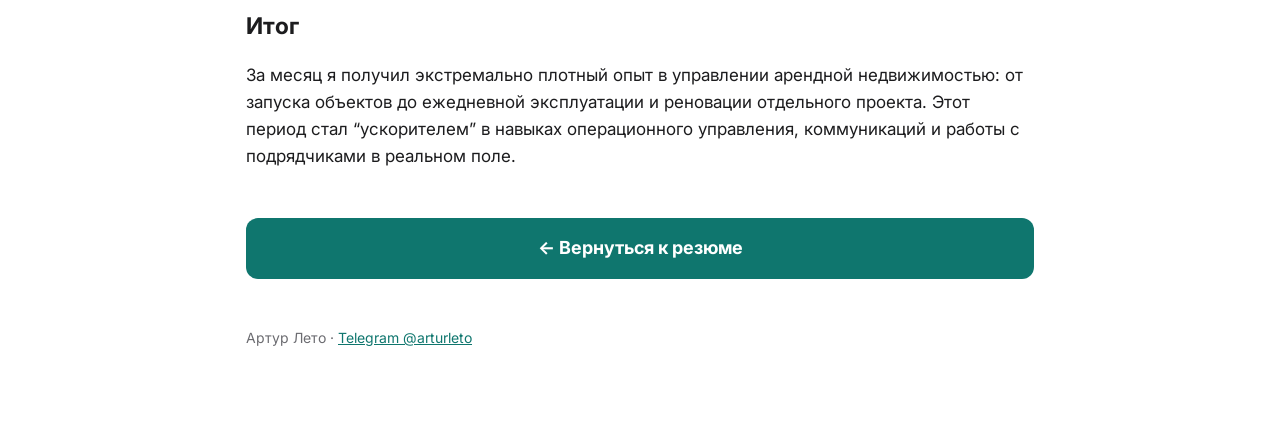
<file: exp/villas.html>
<!doctype html>
<html lang="ru"><head><meta charset="utf-8">
<meta name="viewport" content="width=device-width,initial-scale=1">
<meta name="robots" content="noindex,nofollow">
<title>Управляющий виллами на Бали</title>
<link rel="preconnect" href="https://fonts.googleapis.com">
<link href="https://fonts.googleapis.com/css2?family=Inter:wght@400;600;700&display=swap" rel="stylesheet">
<link rel="stylesheet" href="../style.css">
</head><body><div class="wrap">
<a class="back" href="../index.html">← Вернуться к резюме</a>
<h1>Управляющий виллами на Бали</h1>
<p class="role">15.12.2023 - 15.01.2024 (1 месяц)</p>
<h1>Управляющий виллами на Бали (Property / Villa Operations Manager)</h1>
<p><a href="../img/villas/01.jpg" target="_blank"><img alt="" src="../img/villas/01.jpg" loading="lazy" /></a>
<strong>Бали, Индонезия |  15.12.2023 - 15.01.2024  (один месяц)</strong></p>
<p>Формат: полный операционный цикл, <strong>без выходных</strong>, высокая нагрузка (<strong>12-14 часов в день</strong>)</p>
<p>Объекты: <strong>25 вилл/домов</strong> (основная часть - Убуд, также Кута) + отдельный проект <strong>реновации гестхауса на 10 номеров</strong></p>
<div class="pair">
<p><a href="../img/villas/02.jpg" target="_blank"><img alt="" src="../img/villas/02.jpg" loading="lazy" /></a></p>
<p><a href="../img/villas/03.jpg" target="_blank"><img alt="" src="../img/villas/03.jpg" loading="lazy" /></a></p>
</div>
<h2>Контекст роли</h2>
<p>Пришёл на позицию после личного собеседования с предпринимателем: изначально рассматривалась удаленная роль ассистента, но по итогам встречи мне предложили закрыть вакансию управляющего, так как прежний управляющий увольнялся. Компания в тот период активно масштабировалась: объекты регулярно добавлялись, процессы были в стадии становления, а инциденты на объектах возникали ежедневно.</p>
<p><a href="../img/villas/04.jpg" target="_blank"><img alt="" src="../img/villas/04.jpg" loading="lazy" /></a></p>
<h2>Ключевая зона ответственности</h2>
<p><strong>Операционное управление объектами под краткосрочную и помесячную аренду</strong>: от приемки и запуска нового объекта до ежедневной эксплуатации, коммуникаций и устранения неисправностей.</p>
<h2>Что именно делал (функционал)</h2>
<h3>1) Запуск новых объектов “под ключ” (приемка и подготовка к аренде)</h3>
<ul>
<li>Принимал новые виллы после аренды/подписания: полный осмотр, фиксация дефектов и задач.</li>
<li>Организовывал доведение объекта до готовности: <strong>генеральная уборка, мелкий/средний ремонт, закупки, декор/комплектация</strong>, согласования с собственником.</li>
<li>Подбирал подрядчиков (ремонтники, клининг, фотографы) и координировал их работу.</li>
<li>Обеспечивал подготовку контента и старт продаж: <strong>фото, описание, размещение на площадках (Airbnb/Booking)</strong>.</li>
</ul>
<div class="pair">
<p><a href="../img/villas/05.jpg" target="_blank"><img alt="" src="../img/villas/05.jpg" loading="lazy" /></a></p>
<p><a href="../img/villas/06.jpg" target="_blank"><img alt="" src="../img/villas/06.jpg" loading="lazy" /></a></p>
</div>
<h3>2) Ежедневная эксплуатация и “кризис-менеджмент”</h3>
<ul>
<li>Постоянно закрывал инциденты на объектах: <strong>протечки (раковина/туалет), проблемы с электричеством, неработающий интернет, поломки кондиционеров, протечки крыши, бытовые аварии</strong>.</li>
<li>Организовывал диагностику, поиск мастеров, контроль выполнения и приемку работ.</li>
<li>Работал в режиме высокой многозадачности: одновременно коммуникация с гостями, собственниками, подрядчиками, клинингом и внутренней командой.</li>
</ul>
<div class="pair">
<p><a href="../img/villas/07.jpg" target="_blank"><img alt="" src="../img/villas/07.jpg" loading="lazy" /></a></p>
<p><a href="../img/villas/08.jpg" target="_blank"><img alt="" src="../img/villas/08.jpg" loading="lazy" /></a></p>
</div>
<h3>3) Контроль бронирований, календарей и операционной отчетности</h3>
<ul>
<li>Следил за “шахматкой” (заселения/выселения/пересечения), координировал подготовку объекта под заезды.</li>
<li>Вечером переносил данные из таблиц/календарей в <strong>FinTablo</strong>: учет и сведение цифр, фиксация показателей.</li>
<li>Писал <strong>ежедневный отчет</strong> в командный чат: статус задач, инциденты, что закрыто, что в работе, что требует решения.</li>
</ul>
<p><a href="../img/villas/09.jpg" target="_blank"><img alt="" src="../img/villas/09.jpg" loading="lazy" /></a></p>
<h3>4) Отдельный проект: реновация гестхауса (10 комнат)</h3>
<ul>
<li>Вёл проект практически с первых дней: <strong>полная реновация</strong> (не только косметика).</li>
<li>Координировал подрядчиков и работы: замена плитки, обновление санузлов (новые унитазы/раковины), покраска стен, оснащение комнат.</li>
<li>Организовал восстановление бассейна: слив, очистка, обслуживание системы, залив новой воды.</li>
<li>Комплектация под дизайн: текстиль (постельное, шторы), базовый декор, закупки и логистика.</li>
</ul>
<p><a href="../img/villas/10.jpg" target="_blank"><img alt="" src="../img/villas/10.jpg" loading="lazy" /></a></p>
<h3>5) Искал подрядчиков и рабочих на уборку и ремонты</h3>
<ul>
<li>составлял вакансии, публиковал их в группах Facebook и платных площадках</li>
<li>вел переписки с кандидатами, проводил собеседования</li>
<li>обучал новеньких</li>
</ul>
<p><a href="../img/villas/11.jpg" target="_blank"><img alt="" src="../img/villas/11.jpg" loading="lazy" /></a>
<strong><em>Порой приходилось решать нестандартные задачи по ремонту вилл. Пример - нужно было на высоте 4 метра прибить сетку от комаров, и чтобы индонезийцы меня понимали четко, я сверстал вот такую картинку. Задачу нужно было решить удаленно, найти исполнителя в интернете, чтобы он приехал на виллу и выполнил данный микро ремонт.</em></strong> </p>
<div class="pair">
<p><a href="../img/villas/12.jpg" target="_blank"><img alt="" src="../img/villas/12.jpg" loading="lazy" /></a></p>
<p><a href="../img/villas/13.jpg" target="_blank"><img alt="" src="../img/villas/13.jpg" loading="lazy" /></a></p>
</div>
<h2>Мои сильные компетенции, которые проявились в этой роли</h2>
<ul>
<li><strong>Системное операционное мышление:</strong> умение держать в голове много потоков задач и быстро расставлять приоритеты.</li>
<li><strong>Кризис-менеджмент и стрессоустойчивость:</strong> работа в среде постоянных инцидентов и претензий, быстрые решения “здесь и сейчас”.</li>
<li><strong>Коммуникации 360°:</strong> гости, собственники, подрядчики, клининг, команда - переговоры, контроль, доведение до результата.</li>
<li><strong>Управление подрядчиками:</strong> поиск, постановка задач, контроль сроков/качества, приемка работ.</li>
<li><strong>Запуск объектов в аренду:</strong> приемка, подготовка, фотоконтент, листинги, готовность к заселению.</li>
<li><strong>Дисциплина и ответственность:</strong> фактически “один в поле”, без выходных, включая 1 января (даже в выходной телефон оставался рабочим).</li>
</ul>
<p><a href="../img/villas/14.jpg" target="_blank"><img alt="" src="../img/villas/14.jpg" loading="lazy" /></a></p>
<h2>Важный управленческий вывод (и почему этот опыт ценен)</h2>
<p>Роль была сильно <strong>перегружена по объему</strong>: объективно требовала команды. Я это зафиксировал руководителю через 2 недели работы и обозначил необходимость корректировки модели (люди/процессы/стоимость роли). После моего ухода обязанности были распределены между <strong>5 сотрудниками</strong> (3 русскоязычные + 2 индонезийца), что подтвердило реальную нагрузку позиции.</p>
<h2>Итог</h2>
<p>За месяц я получил экстремально плотный опыт в управлении арендной недвижимостью: от запуска объектов до ежедневной эксплуатации и реновации отдельного проекта. Этот период стал “ускорителем” в навыках операционного управления, коммуникаций и работы с подрядчиками в реальном поле.</p>
<a class="btn-big" href="../index.html">← Вернуться к резюме</a>

<footer>Артур Лето · <a href="https://t.me/arturleto" target="_blank" rel="noopener">Telegram @arturleto</a></footer>
</div></body></html>
</file>
<file: style.css>
:root{--bg:#ffffff;--card:#fff;--ink:#1c1c1e;--muted:#6b6b70;--line:#e6e3dc;--acc:#0f766e;--acc-soft:#e3f2ef}
@media (prefers-color-scheme:dark){:root{--bg:#121214;--card:#1c1c1f;--ink:#ececec;--muted:#9b9ba1;--line:#2c2c30;--acc:#2dd4bf;--acc-soft:#133a36}}
*{box-sizing:border-box}
html,body{overflow-x:hidden}
body{margin:0;overflow-wrap:anywhere;background:var(--bg);color:var(--ink);font:17px/1.6 Inter,system-ui,-apple-system,sans-serif}
.wrap{max-width:820px;margin:0 auto;padding:24px 16px 80px}
a{color:var(--acc)}
img{max-width:100%;max-height:85vh;width:auto;height:auto;border-radius:12px;display:block;margin:16px auto}
h1{font-size:32px;line-height:1.2;margin:8px 0 12px}
h2{font-size:23px;margin:40px 0 12px;padding-top:12px;border-top:1px solid var(--line)}
h3{font-size:19px;margin:28px 0 8px}
ul{padding-left:22px}li{margin:4px 0}
blockquote{margin:16px 0;padding:8px 16px;border-left:3px solid var(--acc);background:var(--acc-soft);border-radius:0 8px 8px 0}
hr{border:0;border-top:1px solid var(--line);margin:32px 0}
.back{display:inline-block;margin-bottom:8px;text-decoration:none;font-size:15px}
.hero{display:flex;gap:24px;align-items:center;flex-wrap:wrap;margin:8px 0 24px}
.hero img{width:150px;height:150px;object-fit:cover;border-radius:50%;margin:0}
.hero .role{color:var(--muted);font-size:16px}
.btn{display:inline-block;background:var(--acc);color:#fff;padding:10px 18px;border-radius:10px;text-decoration:none;font-weight:600;margin:8px 8px 0 0}
@media (prefers-color-scheme:dark){.btn{color:#062421}}
.lead{font-size:19px;background:var(--card);border:1px solid var(--line);padding:16px 20px;border-radius:14px}
.cards{display:grid;grid-template-columns:repeat(auto-fill,minmax(min(260px,100%),1fr));gap:16px}
.card{display:flex;flex-direction:column;background:var(--card);border:1px solid var(--line);border-radius:14px;overflow:hidden;text-decoration:none;color:var(--ink);box-shadow:0 1px 3px rgba(0,0,0,.06)}
.card:hover{border-color:var(--acc)}
.card img{width:100%;aspect-ratio:16/9;object-fit:cover;border-radius:0;margin:0}
.card .t{padding:12px 16px 14px}
.card b{display:block;font-size:16px;line-height:1.35}
.card span{color:var(--muted);font-size:14px}
.pair{display:grid;grid-template-columns:1fr 1fr;gap:16px;max-width:640px;margin:16px auto;align-items:start}
.pair p{margin:0}.pair img{margin:0;border:1px solid var(--line)}
@media (max-width:600px){.pair{grid-template-columns:1fr;max-width:340px}}
.row4{display:grid;grid-template-columns:repeat(4,1fr);gap:10px;margin:16px 0}
.row4 p{margin:0}.row4 img{margin:0;width:100%;aspect-ratio:3/4;object-fit:cover}
@media (max-width:600px){.row4{grid-template-columns:repeat(2,1fr)}}
.reviews{columns:3;column-gap:12px;margin:16px 0}
.reviews p{margin:0 0 12px;break-inside:avoid}.reviews img{margin:0;width:100%;border:1px solid var(--line)}
@media (max-width:600px){.reviews{columns:2}}
.grid2{columns:2;column-gap:16px;margin:16px 0}
.grid2 p{margin:0 0 16px;break-inside:avoid}.grid2 img{margin:0;width:100%;max-height:none}
.yt{position:relative;width:100%;aspect-ratio:16/9;margin:20px 0;border-radius:12px;overflow:hidden;background:#000}
.yt-short{aspect-ratio:9/16;max-width:360px;margin:20px auto}
.yt iframe{position:absolute;inset:0;width:100%;height:100%;border:0}
.btn-big{display:block;text-align:center;background:var(--acc);color:#fff;padding:16px;border-radius:12px;text-decoration:none;font-weight:700;font-size:18px;margin:48px 0 0}
@media (prefers-color-scheme:dark){.btn-big{color:#062421}}
.nums{display:grid;grid-template-columns:repeat(auto-fit,minmax(min(220px,100%),1fr));gap:12px}
.num{background:var(--card);border:1px solid var(--line);border-radius:14px;padding:14px 18px}
.num h3{margin:0 0 6px;font-size:16px}
.num ul{margin:0;padding-left:18px;font-size:15px}
footer{margin-top:48px;color:var(--muted);font-size:14px}
</file>
